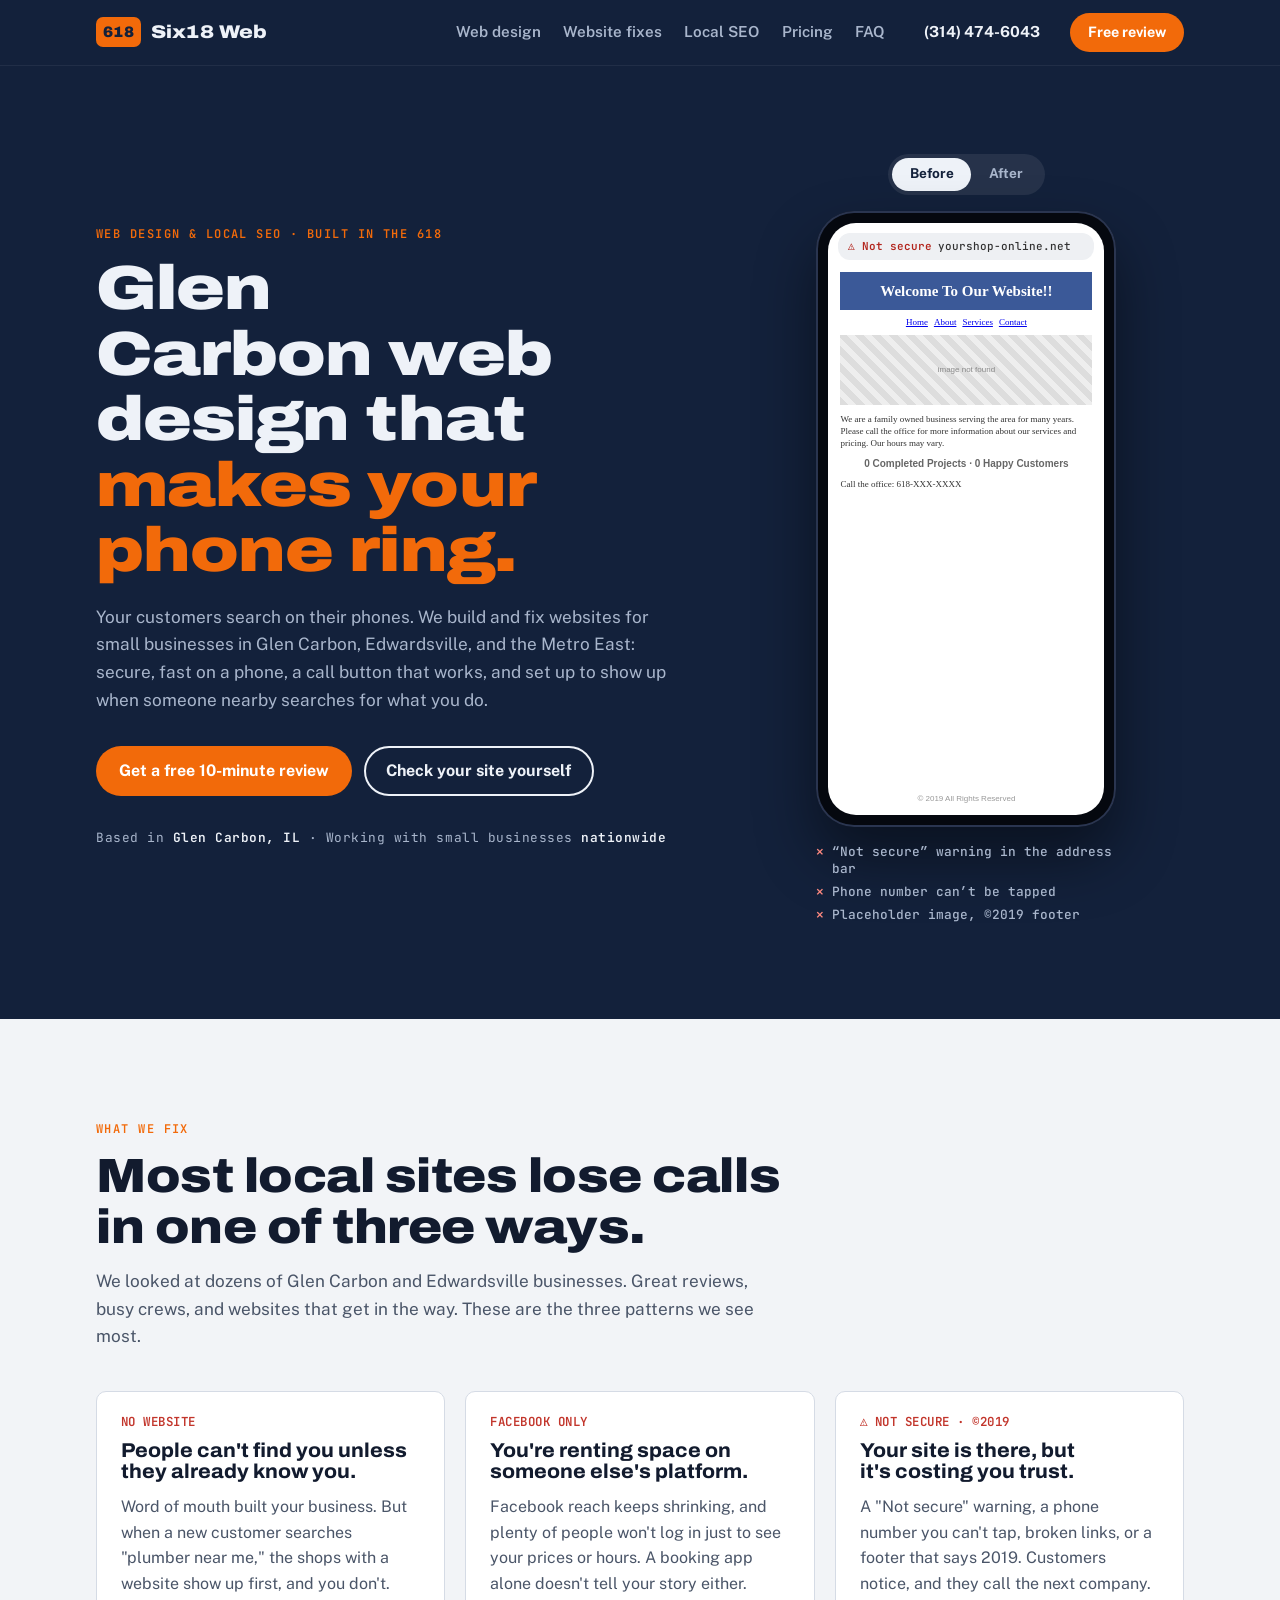
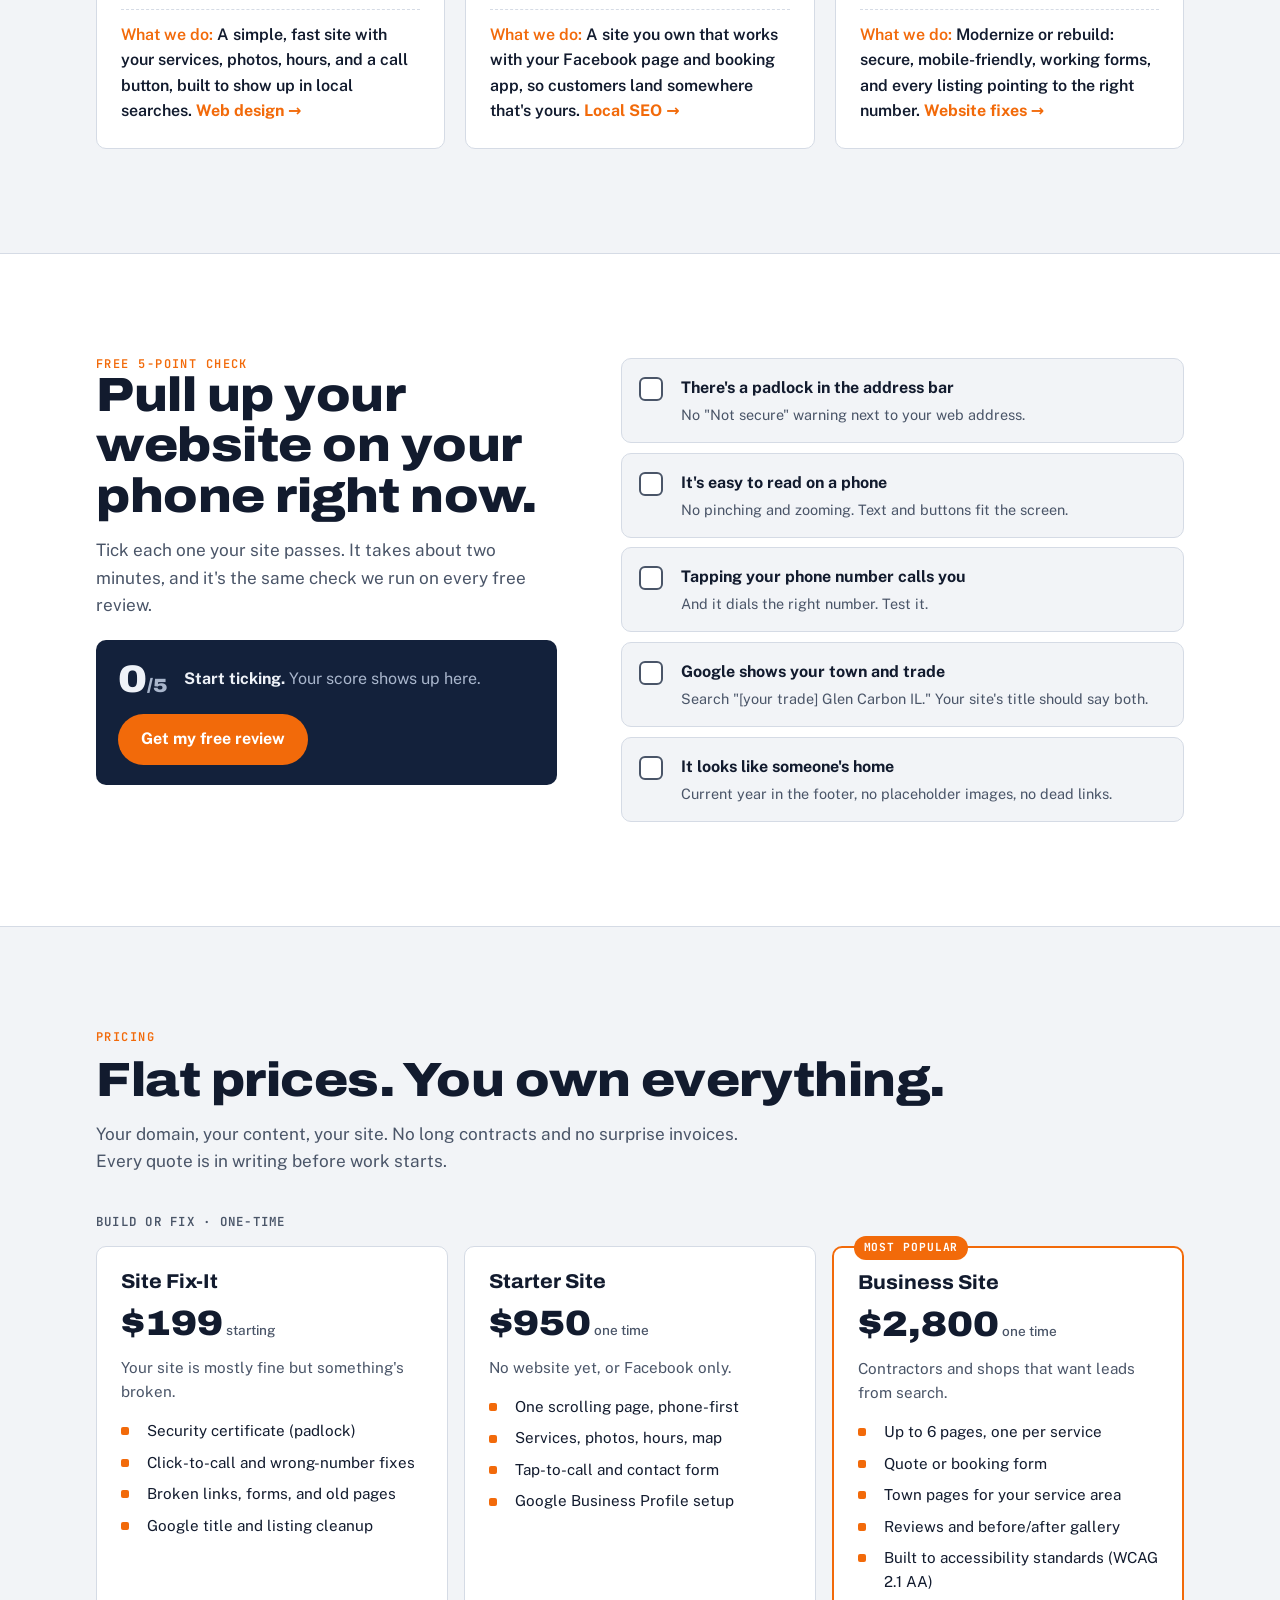
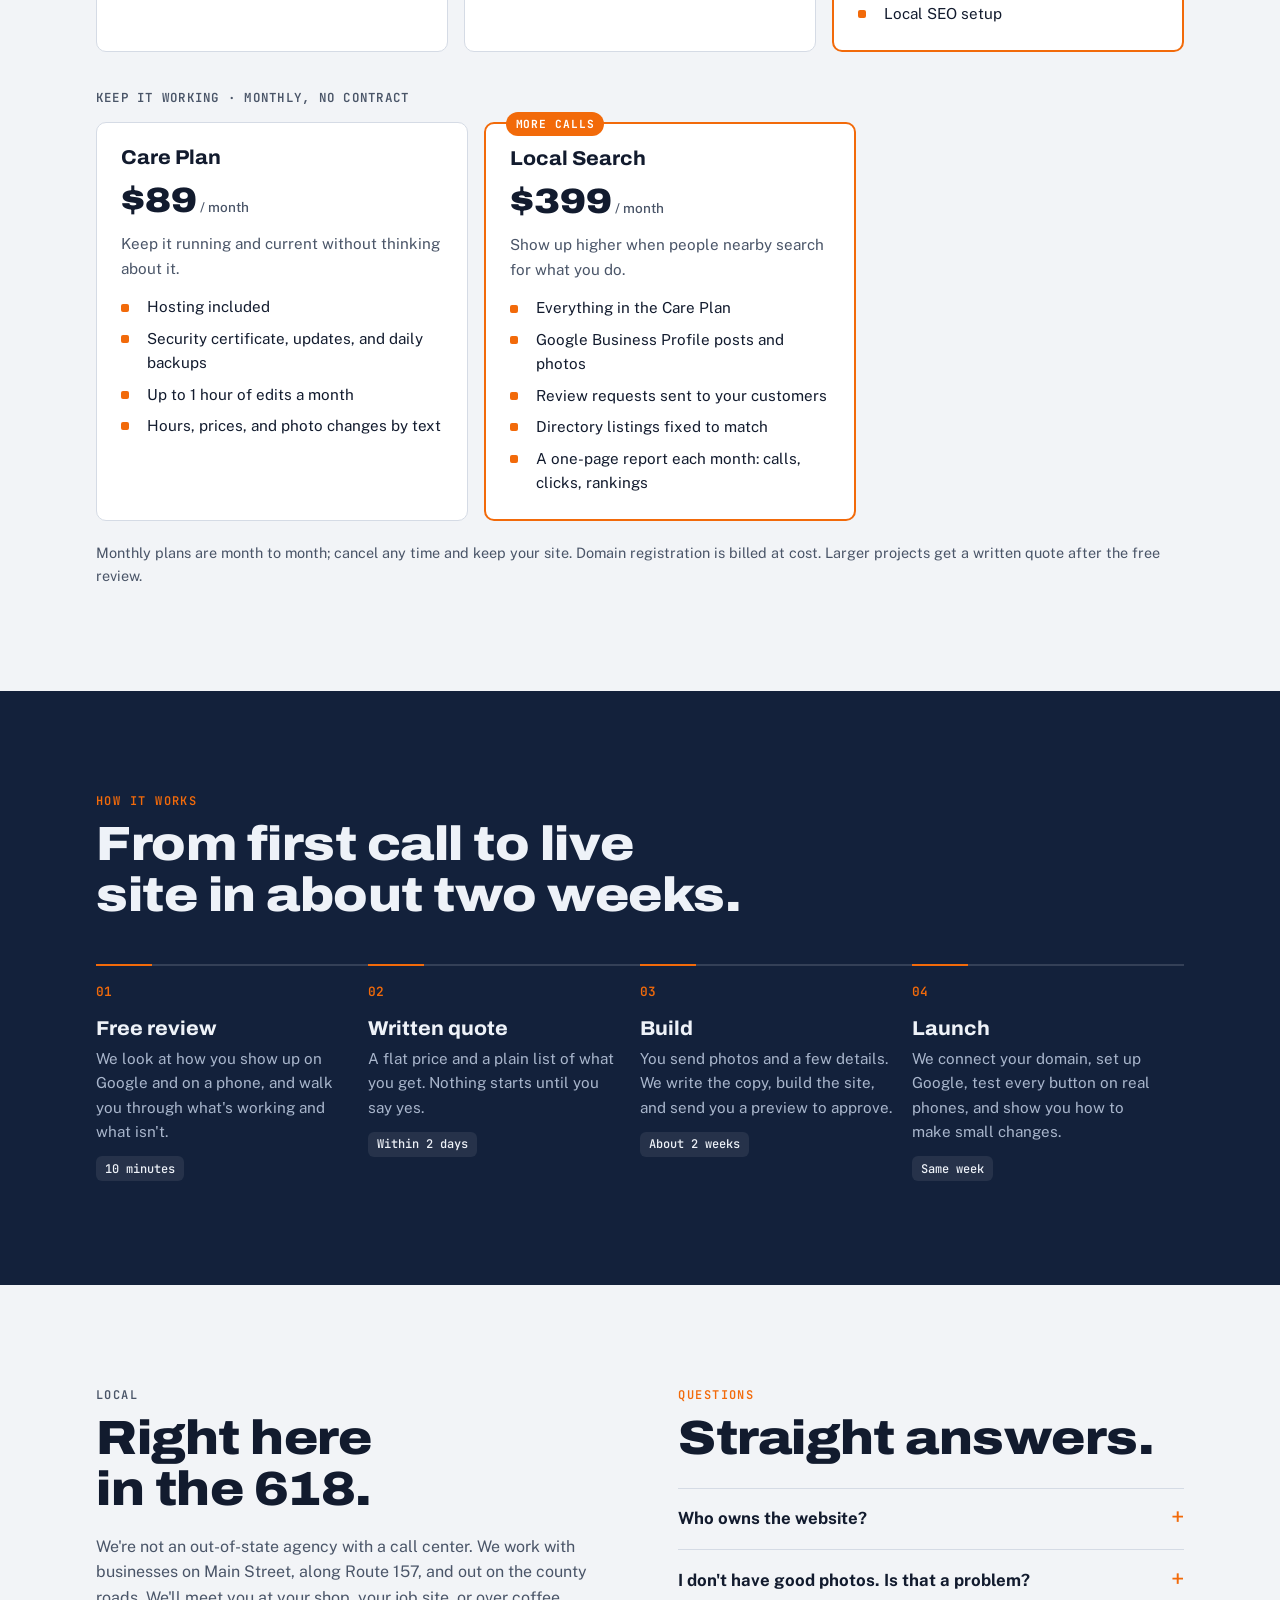
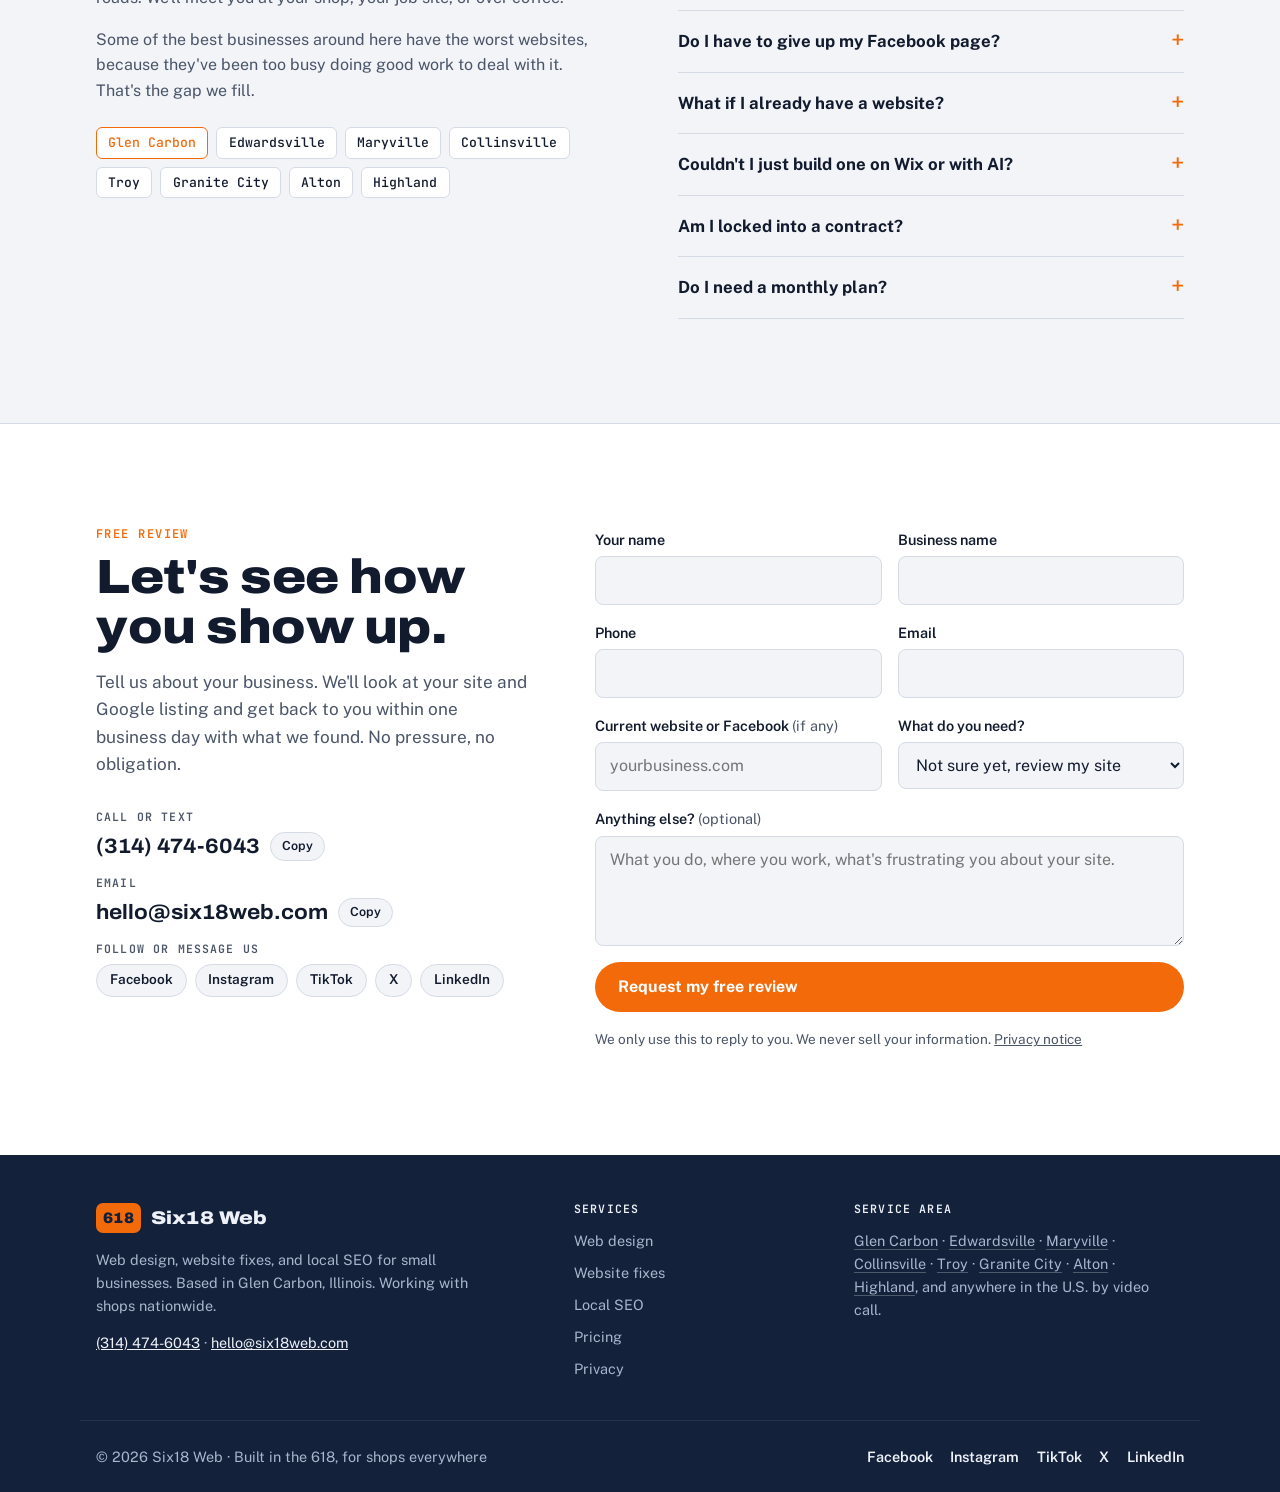
<file: index.html>
<!doctype html>
<html lang="en">
<head>
<meta charset="utf-8">
<meta name="viewport" content="width=device-width, initial-scale=1, viewport-fit=cover">
<title>Web Design &amp; Local SEO in Glen Carbon &amp; Edwardsville, IL | Six18 Web</title>
<meta name="description" content="Web design, website fixes &amp; local SEO for small businesses in Glen Carbon, Edwardsville &amp; the Metro East. Flat prices. Free 10-minute site review.">
<link rel="canonical" href="https://six18web.com/">
<meta name="robots" content="index, follow, max-image-preview:large">
<meta property="og:type" content="website">
<meta property="og:site_name" content="Six18 Web">
<meta property="og:locale" content="en_US">
<meta property="og:title" content="Web Design &amp; Local SEO in Glen Carbon &amp; Edwardsville, IL | Six18 Web">
<meta property="og:description" content="Web design, website fixes &amp; local SEO for small businesses in Glen Carbon, Edwardsville &amp; the Metro East. Flat prices. Free 10-minute site review.">
<meta property="og:url" content="https://six18web.com/">
<meta property="og:image" content="https://six18web.com/og-image.png">
<meta property="og:image:width" content="1200">
<meta property="og:image:height" content="630">
<meta property="og:image:alt" content="Six18 Web: websites that make your phone ring">
<meta name="twitter:card" content="summary_large_image">
<meta name="twitter:site" content="@six18web">
<meta name="twitter:title" content="Web Design &amp; Local SEO in Glen Carbon &amp; Edwardsville, IL | Six18 Web">
<meta name="twitter:description" content="Web design, website fixes &amp; local SEO for small businesses in Glen Carbon, Edwardsville &amp; the Metro East. Flat prices. Free 10-minute site review.">
<meta name="twitter:image" content="https://six18web.com/og-image.png">
<meta name="theme-color" content="#13213B">
<meta name="format-detection" content="telephone=no">
<link rel="icon" type="image/png" href="/favicon.png">
<link rel="apple-touch-icon" href="/logo.png">
<script type="application/ld+json">{"@context":"https://schema.org","@graph":[{"@type":"ProfessionalService","@id":"https://six18web.com/#business","name":"Six18 Web","alternateName":"Six18 Web Co.","url":"https://six18web.com/","email":"hello@six18web.com","telephone":"+1-314-474-6043","logo":"https://six18web.com/logo.png","image":"https://six18web.com/og-image.png","description":"Web design, website fixes, and local SEO for small businesses. Based in Glen Carbon, Illinois, serving small businesses nationwide.","slogan":"Websites that make your phone ring.","priceRange":"$199–$2,800","address":{"@type":"PostalAddress","addressLocality":"Glen Carbon","addressRegion":"IL","postalCode":"62034","addressCountry":"US"},"areaServed":[{"@type":"City","name":"Glen Carbon, IL"},{"@type":"City","name":"Edwardsville, IL"},{"@type":"City","name":"Maryville, IL"},{"@type":"City","name":"Collinsville, IL"},{"@type":"City","name":"Troy, IL"},{"@type":"City","name":"Granite City, IL"},{"@type":"City","name":"Alton, IL"},{"@type":"City","name":"Highland, IL"},{"@type":"Country","name":"United States"}],"knowsAbout":["Web design","Website repair","Local SEO","Google Business Profile","Website accessibility (WCAG 2.1 AA)","Mobile-friendly websites"],"sameAs":["https://www.facebook.com/six18web","https://www.instagram.com/six18web","https://www.tiktok.com/@six18.web","https://x.com/six18web","https://www.linkedin.com/company/six18web"],"hasOfferCatalog":{"@type":"OfferCatalog","name":"Six18 Web services","itemListElement":[{"@type":"Offer","name":"Site Fix-It","price":"199","priceCurrency":"USD","description":"Fixes for an existing website, starting at $199.","url":"https://six18web.com/website-repair/"},{"@type":"Offer","name":"Starter Site","price":"950","priceCurrency":"USD","description":"One-page, phone-first website with Google Business Profile setup.","url":"https://six18web.com/web-design/"},{"@type":"Offer","name":"Business Site","price":"2800","priceCurrency":"USD","description":"Up to 6 pages, quote or booking form, town pages, and local SEO setup.","url":"https://six18web.com/web-design/"},{"@type":"Offer","name":"Care Plan","price":"89","priceCurrency":"USD","description":"Hosting, updates, backups, and up to 1 hour of edits a month.","priceSpecification":{"@type":"UnitPriceSpecification","price":"89","priceCurrency":"USD","unitText":"MONTH"},"url":"https://six18web.com/#pricing"},{"@type":"Offer","name":"Local Search","price":"399","priceCurrency":"USD","description":"Monthly Google Business Profile, reviews, listings, and reporting.","priceSpecification":{"@type":"UnitPriceSpecification","price":"399","priceCurrency":"USD","unitText":"MONTH"},"url":"https://six18web.com/local-seo/"}]}},{"@type":"WebSite","@id":"https://six18web.com/#website","url":"https://six18web.com/","name":"Six18 Web","publisher":{"@id":"https://six18web.com/#business"}},{"@type":"WebPage","@id":"https://six18web.com/","url":"https://six18web.com/","name":"Web Design & Local SEO in Glen Carbon & Edwardsville, IL | Six18 Web","description":"Web design, website fixes & local SEO for small businesses in Glen Carbon, Edwardsville & the Metro East. Flat prices. Free 10-minute site review.","isPartOf":{"@id":"https://six18web.com/#website"},"about":{"@id":"https://six18web.com/#business"}},{"@type":"FAQPage","@id":"https://six18web.com/#faq","mainEntity":[{"@type":"Question","name":"Who owns the website?","acceptedAnswer":{"@type":"Answer","text":"You do. The domain is registered in your name, and you get every login. If you ever leave, the site goes with you."}},{"@type":"Question","name":"I don't have good photos. Is that a problem?","acceptedAnswer":{"@type":"Answer","text":"No. Phone photos of real jobs work better than stock pictures. We'll tell you exactly what to shoot, and we can come take them."}},{"@type":"Question","name":"Do I have to give up my Facebook page?","acceptedAnswer":{"@type":"Answer","text":"Keep it. Your site links to it and pulls in your reviews. Facebook is good for regulars; your site is how new customers find you."}},{"@type":"Question","name":"What if I already have a website?","acceptedAnswer":{"@type":"Answer","text":"Often it just needs fixing, not replacing. The free review tells you which, and the Fix-It plan covers most small problems."}},{"@type":"Question","name":"Couldn't I just build one on Wix or with AI?","acceptedAnswer":{"@type":"Answer","text":"You could, and some owners do. Most of the people we work with would rather spend that weekend on a job site. We handle everything from photos to Google setup, test it on real phones, and keep it working after launch."}},{"@type":"Question","name":"Am I locked into a contract?","acceptedAnswer":{"@type":"Answer","text":"No. Builds are a flat price, and monthly plans are month to month. Cancel any time and the site, domain, and content stay yours."}},{"@type":"Question","name":"Do I need a monthly plan?","acceptedAnswer":{"@type":"Answer","text":"No. It's optional. Without one, we hand you the keys and show you how to make small changes yourself. The Care Plan covers hosting and edits; Local Search is for owners who want more calls from Google."}}]}]}</script>
<link rel="preconnect" href="https://fonts.googleapis.com">
<link rel="preconnect" href="https://fonts.gstatic.com" crossorigin>
<link rel="stylesheet" href="https://fonts.googleapis.com/css2?family=Archivo:wdth,wght@62..125,400..900&family=Public+Sans:ital,wght@0,400;0,500;0,600;0,700;1,400&family=JetBrains+Mono:wght@400;600&display=swap">
<link rel="stylesheet" href="/styles.css">
</head>
<body>

<!--HEADER-->
<header class="site-head">
  <div class="wrap">
    <a class="logo" href="/" aria-label="Six18 Web home"><span class="logo-mark" aria-hidden="true">618</span><span data-bind="name">Six18 Web</span></a>
    <nav class="nav" aria-label="Main">
      <a href="/web-design/">Web design</a><a href="/website-repair/">Website fixes</a><a href="/local-seo/">Local SEO</a><a href="/#pricing">Pricing</a>
      <a href="/#faq">FAQ</a>
    </nav>
    <a class="head-phone" href="tel:+13144746043" aria-label="Call Six18 Web at (314) 474-6043"><span class="hp-full">(314) 474-6043</span><span class="hp-short">Call</span></a>
    <a class="btn btn-primary head-call" href="/#contact">Free review</a>
  </div>
</header>
<!--/HEADER-->

<main id="top">
  <section class="hero">
    <div class="wrap">
      <div>
        <p class="eyebrow">Web design &amp; local SEO · Built in the 618</p>
        <h1>Glen Carbon web design that <em>makes your phone ring.</em></h1>
        <p class="lede">Your customers search on their phones. We build and fix websites for small businesses in Glen Carbon, Edwardsville, and the Metro East: secure, fast on a phone, a call button that works, and set up to show up when someone nearby searches for what you do.</p>
        <div class="hero-ctas">
          <a class="btn btn-primary" href="#contact">Get a free 10-minute review</a>
          <a class="btn btn-ghost" href="#checkup">Check your site yourself</a>
        </div>
        <p class="towns">Based in <b>Glen Carbon, IL</b> · Working with small businesses <b>nationwide</b></p>
      </div>
      <div class="phone-col">
        <div class="toggle" role="group" aria-label="Show website before or after">
          <button type="button" id="btn-before" aria-pressed="true">Before</button>
          <button type="button" id="btn-after" aria-pressed="false">After</button>
        </div>
        <div class="phone" aria-live="polite">
          <div class="screen" id="screen-before">
            <div class="urlbar"><span class="warn">⚠ Not secure</span><span>yourshop-online.net</span></div>
            <div class="page old">
              <div class="banner">Welcome To Our Website!!</div>
              <div class="navrow"><span>Home</span><span>About</span><span>Services</span><span>Contact</span></div>
              <div class="imgph">image not found</div>
              <p class="tiny">We are a family owned business serving the area for many years. Please call the office for more information about our services and pricing. Our hours may vary.</p>
              <p class="count">0 Completed Projects · 0 Happy Customers</p>
              <p class="tiny">Call the office: 618-XXX-XXXX</p>
              <p class="foot">© 2019 All Rights Reserved</p>
            </div>
          </div>
          <div class="screen" id="screen-after" hidden>
            <div class="urlbar"><span class="lock">🔒</span><span>yourshop.com</span></div>
            <div class="page new">
              <p class="brand">Your Shop<br>Roofing &amp; Exteriors</p>
              <p class="tag">Edwardsville &amp; Glen Carbon, IL · Free inspections</p>
              <div class="hero-img">Storm damage? We work with your insurance.</div>
              <div class="call">📞 Tap to call</div>
              <div class="quote">Request a free quote</div>
              <div class="chips"><span>Roof replacement</span><span>Gutters</span><span>Siding</span><span>Insurance claims</span></div>
              <p class="stars">★★★★★ Real Google reviews, right on the page</p>
            </div>
          </div>
        </div>
        <ul class="issues" id="issues" aria-label="What changed"></ul>
      </div>
    </div>
  </section>

  <section id="fixes">
    <div class="wrap">
      <div class="problems-head">
        <p class="eyebrow">What we fix</p>
        <h2>Most local sites lose calls in one of three ways.</h2>
        <p class="lede">We looked at dozens of Glen Carbon and Edwardsville businesses. Great reviews, busy crews, and websites that get in the way. These are the three patterns we see most.</p>
      </div>
      <div class="problems">
        <article class="problem">
          <span class="sym">NO WEBSITE</span>
          <h3>People can't find you unless they already know you.</h3>
          <p>Word of mouth built your business. But when a new customer searches "plumber near me," the shops with a website show up first, and you don't.</p>
          <p class="fix">A simple, fast site with your services, photos, hours, and a call button, built to show up in local searches. <a href="/web-design/">Web design →</a></p>
        </article>
        <article class="problem">
          <span class="sym">FACEBOOK ONLY</span>
          <h3>You're renting space on someone else's platform.</h3>
          <p>Facebook reach keeps shrinking, and plenty of people won't log in just to see your prices or hours. A booking app alone doesn't tell your story either.</p>
          <p class="fix">A site you own that works with your Facebook page and booking app, so customers land somewhere that's yours. <a href="/local-seo/">Local SEO →</a></p>
        </article>
        <article class="problem">
          <span class="sym">⚠ NOT SECURE · ©2019</span>
          <h3>Your site is there, but it's costing you trust.</h3>
          <p>A "Not secure" warning, a phone number you can't tap, broken links, or a footer that says 2019. Customers notice, and they call the next company.</p>
          <p class="fix">Modernize or rebuild: secure, mobile-friendly, working forms, and every listing pointing to the right number. <a href="/website-repair/">Website fixes →</a></p>
        </article>
      </div>
    </div>
  </section>

  <section class="checkup" id="checkup">
    <div class="wrap">
      <div>
        <p class="eyebrow">Free 5-point check</p>
        <h2>Pull up your website on your phone right now.</h2>
        <p class="lede" style="margin-top:1rem">Tick each one your site passes. It takes about two minutes, and it's the same check we run on every free review.</p>
        <div class="score" aria-live="polite">
          <div class="score-num" id="score-num">0<span>/5</span></div>
          <p class="score-msg" id="score-msg"><b>Start ticking.</b> Your score shows up here.</p>
          <a class="btn btn-primary" href="#contact" id="check-to-form">Get my free review</a>
        </div>
      </div>
      <ul class="checks">
        <li class="check"><label for="c1"><input type="checkbox" id="c1"><span><strong>There's a padlock in the address bar</strong><small>No "Not secure" warning next to your web address.</small></span></label></li>
        <li class="check"><label for="c2"><input type="checkbox" id="c2"><span><strong>It's easy to read on a phone</strong><small>No pinching and zooming. Text and buttons fit the screen.</small></span></label></li>
        <li class="check"><label for="c3"><input type="checkbox" id="c3"><span><strong>Tapping your phone number calls you</strong><small>And it dials the right number. Test it.</small></span></label></li>
        <li class="check"><label for="c4"><input type="checkbox" id="c4"><span><strong>Google shows your town and trade</strong><small>Search "[your trade] Glen Carbon IL." Your site's title should say both.</small></span></label></li>
        <li class="check"><label for="c5"><input type="checkbox" id="c5"><span><strong>It looks like someone's home</strong><small>Current year in the footer, no placeholder images, no dead links.</small></span></label></li>
      </ul>
    </div>
  </section>

  <section id="pricing">
    <div class="wrap">
      <p class="eyebrow">Pricing</p>
      <h2 style="margin-top:.75rem">Flat prices. You own everything.</h2>
      <p class="lede" style="margin-top:1rem">Your domain, your content, your site. No long contracts and no surprise invoices. Every quote is in writing before work starts.</p>
      <p class="group-label">Build or fix · one-time</p>
      <div class="pricing-grid">
        <article class="plan">
          <h3><a href="/website-repair/">Site Fix-It</a></h3>
          <p class="price">$199<small> starting</small></p>
          <p class="for">Your site is mostly fine but something's broken.</p>
          <ul><li>Security certificate (padlock)</li><li>Click-to-call and wrong-number fixes</li><li>Broken links, forms, and old pages</li><li>Google title and listing cleanup</li></ul>
        </article>
        <article class="plan">
          <h3><a href="/web-design/">Starter Site</a></h3>
          <p class="price">$950<small> one time</small></p>
          <p class="for">No website yet, or Facebook only.</p>
          <ul><li>One scrolling page, phone-first</li><li>Services, photos, hours, map</li><li>Tap-to-call and contact form</li><li>Google Business Profile setup</li></ul>
        </article>
        <article class="plan feature">
          <span class="badge">Most popular</span>
          <h3><a href="/web-design/">Business Site</a></h3>
          <p class="price">$2,800<small> one time</small></p>
          <p class="for">Contractors and shops that want leads from search.</p>
          <ul><li>Up to 6 pages, one per service</li><li>Quote or booking form</li><li>Town pages for your service area</li><li>Reviews and before/after gallery</li><li>Built to accessibility standards (WCAG 2.1 AA)</li><li>Local SEO setup</li></ul>
        </article>
      </div>
      <p class="group-label">Keep it working · monthly, no contract</p>
      <div class="pricing-grid monthly">
        <article class="plan">
          <h3>Care Plan</h3>
          <p class="price">$89<small> / month</small></p>
          <p class="for">Keep it running and current without thinking about it.</p>
          <ul><li>Hosting included</li><li>Security certificate, updates, and daily backups</li><li>Up to 1 hour of edits a month</li><li>Hours, prices, and photo changes by text</li></ul>
        </article>
        <article class="plan feature">
          <span class="badge">More calls</span>
          <h3><a href="/local-seo/">Local Search</a></h3>
          <p class="price">$399<small> / month</small></p>
          <p class="for">Show up higher when people nearby search for what you do.</p>
          <ul><li>Everything in the Care Plan</li><li>Google Business Profile posts and photos</li><li>Review requests sent to your customers</li><li>Directory listings fixed to match</li><li>A one-page report each month: calls, clicks, rankings</li></ul>
        </article>
      </div>
      <p class="price-note">Monthly plans are month to month; cancel any time and keep your site. Domain registration is billed at cost. Larger projects get a written quote after the free review.</p>
    </div>
  </section>

  <section class="process">
    <div class="wrap">
      <p class="eyebrow">How it works</p>
      <h2 style="margin-top:.75rem">From first call to live site in about two weeks.</h2>
      <div class="steps">
        <div class="step"><h3>Free review</h3><p>We look at how you show up on Google and on a phone, and walk you through what's working and what isn't.</p><span class="when">10 minutes</span></div>
        <div class="step"><h3>Written quote</h3><p>A flat price and a plain list of what you get. Nothing starts until you say yes.</p><span class="when">Within 2 days</span></div>
        <div class="step"><h3>Build</h3><p>You send photos and a few details. We write the copy, build the site, and send you a preview to approve.</p><span class="when">About 2 weeks</span></div>
        <div class="step"><h3>Launch</h3><p>We connect your domain, set up Google, test every button on real phones, and show you how to make small changes.</p><span class="when">Same week</span></div>
      </div>
    </div>
  </section>

  <section id="faq">
    <div class="wrap two">
      <div class="local">
        <p class="eyebrow">Local</p>
        <h2 style="margin-top:.75rem">Right here in the 618.</h2>
        <p style="margin-top:1.25rem">We're not an out-of-state agency with a call center. We work with businesses on Main Street, along Route 157, and out on the county roads. We'll meet you at your shop, your job site, or over coffee.</p>
        <p>Some of the best businesses around here have the worst websites, because they've been too busy doing good work to deal with it. That's the gap we fill.</p>
        <div class="area"><a href="/glen-carbon-il/" class="home">Glen Carbon</a><a href="/edwardsville-il/">Edwardsville</a><a href="/maryville-il/">Maryville</a><a href="/collinsville-il/">Collinsville</a><a href="/troy-il/">Troy</a><a href="/granite-city-il/">Granite City</a><a href="/alton-il/">Alton</a><a href="/highland-il/">Highland</a></div>
      </div>
      <div>
        <p class="eyebrow">Questions</p>
        <h2 style="margin-top:.75rem;margin-bottom:1.5rem">Straight answers.</h2>
        <details><summary>Who owns the website?</summary><p>You do. The domain is registered in your name, and you get every login. If you ever leave, the site goes with you.</p></details>
        <details><summary>I don't have good photos. Is that a problem?</summary><p>No. Phone photos of real jobs work better than stock pictures. We'll tell you exactly what to shoot, and we can come take them.</p></details>
        <details><summary>Do I have to give up my Facebook page?</summary><p>Keep it. Your site links to it and pulls in your reviews. Facebook is good for regulars; your site is how new customers find you.</p></details>
        <details><summary>What if I already have a website?</summary><p>Often it just needs fixing, not replacing. The free review tells you which, and the Fix-It plan covers most small problems.</p></details>
        <details><summary>Couldn't I just build one on Wix or with AI?</summary><p>You could, and some owners do. Most of the people we work with would rather spend that weekend on a job site. We handle everything from photos to Google setup, test it on real phones, and keep it working after launch.</p></details>
        <details><summary>Am I locked into a contract?</summary><p>No. Builds are a flat price, and monthly plans are month to month. Cancel any time and the site, domain, and content stay yours.</p></details>
        <details><summary>Do I need a monthly plan?</summary><p>No. It's optional. Without one, we hand you the keys and show you how to make small changes yourself. The Care Plan covers hosting and edits; Local Search is for owners who want more calls from Google.</p></details>
      </div>
    </div>
  </section>

  <section class="contact" id="contact">
    <div class="wrap">
      <div>
        <p class="eyebrow">Free review</p>
        <h2 style="margin-top:.75rem">Let's see how you show up.</h2>
        <p class="lede" style="margin-top:1rem">Tell us about your business. We'll look at your site and Google listing and get back to you within one business day with what we found. No pressure, no obligation.</p>
        <div class="direct">
          <div class="direct-row" id="phone-row"><span class="lbl">Call or text</span><a class="val" href="tel:+13144746043" style="text-decoration:none">(314) 474-6043</a><button class="copy" type="button" data-copy="phone">Copy</button></div>
          <div class="direct-row"><span class="lbl">Email</span><a class="val" href="mailto:hello@six18web.com" data-bind="email" style="text-decoration:none">hello@six18web.com</a><button class="copy" type="button" data-copy="email">Copy</button></div>
          <div class="direct-row"><span class="lbl">Follow or message us</span><div class="direct-socials"><a href="https://www.facebook.com/six18web" target="_blank" rel="noopener">Facebook</a><a href="https://www.instagram.com/six18web" target="_blank" rel="noopener">Instagram</a><a href="https://www.tiktok.com/@six18.web" target="_blank" rel="noopener">TikTok</a><a href="https://x.com/six18web" target="_blank" rel="noopener">X</a><a href="https://www.linkedin.com/company/six18web" target="_blank" rel="noopener">LinkedIn</a></div></div>
        </div>
      </div>
      <form id="lead" novalidate>
        <div class="field"><label for="f-name">Your name</label><input type="text" id="f-name" autocomplete="name" required></div>
        <div class="field"><label for="f-biz">Business name</label><input type="text" id="f-biz" autocomplete="organization" required></div>
        <div class="field"><label for="f-phone">Phone</label><input type="tel" id="f-phone" autocomplete="tel"></div>
        <div class="field"><label for="f-email">Email</label><input type="email" id="f-email" autocomplete="email"></div>
        <div class="field"><label for="f-site">Current website or Facebook <span>(if any)</span></label><input type="text" id="f-site" placeholder="yourbusiness.com"></div>
        <div class="field"><label for="f-need">What do you need?</label>
          <select id="f-need"><option>Not sure yet, review my site</option><option>A new website</option><option>Fix my current website</option><option>Show up better on Google</option><option>Monthly updates</option></select></div>
        <div class="field full"><label for="f-msg">Anything else? <span>(optional)</span></label><textarea id="f-msg" placeholder="What you do, where you work, what's frustrating you about your site."></textarea></div>
        <input type="hidden" id="f-check" value="">
        <p class="check-note full" id="f-check-note" hidden></p>
        <input type="text" id="f-hp" name="_honey" tabindex="-1" autocomplete="off" aria-hidden="true" style="position:absolute;left:-9999px;width:1px;height:1px;opacity:0">
        <p class="err full" id="f-err" hidden>Add your name, your business name, and a phone or email so we can reach you.</p>
        <div class="field full"><button class="btn btn-primary" type="submit" id="f-submit" style="justify-self:start">Request my free review</button><p class="form-note">We only use this to reply to you. We never sell your information. <a href="/privacy/">Privacy notice</a></p></div>
        <div class="sent" id="sent" role="status" hidden>
          <strong>Thanks, your request is in.</strong>
          <p>We'll look at your site and Google listing and reply within one business day. Keep an eye on your inbox (and spam folder, just in case).</p>
        </div>
        <div class="sent" id="sent-fail" role="alert" hidden>
          <strong>That didn't go through.</strong>
          <p>Something blocked the form. Copy your note below and email it to hello@six18web.com, and we'll reply within one business day.</p>
          <textarea id="sent-text" readonly aria-label="Your message"></textarea>
          <div class="row"><button class="btn btn-primary" type="button" id="copy-msg">Copy message</button><a class="btn btn-ghost" id="mail-msg" href="#">Open in email</a></div>
        </div>
      </form>
    </div>
  </section>
</main>

<!--FOOTER-->
<footer>
  <div class="wrap foot-grid">
    <div class="foot-brand">
      <a class="logo" href="/"><span class="logo-mark" aria-hidden="true">618</span><span>Six18 Web</span></a>
      <p>Web design, website fixes, and local SEO for small businesses. Based in Glen Carbon, Illinois. Working with shops nationwide.</p>
      <p><a href="tel:+13144746043">(314) 474-6043</a> · <a href="mailto:hello@six18web.com">hello@six18web.com</a></p>
    </div>
    <nav aria-label="Services"><p class="foot-h">Services</p><ul><li><a href="/web-design/">Web design</a></li><li><a href="/website-repair/">Website fixes</a></li><li><a href="/local-seo/">Local SEO</a></li><li><a href="/#pricing">Pricing</a></li><li><a href="/privacy/">Privacy</a></li></ul></nav>
    <div><p class="foot-h">Service area</p><p class="foot-towns"><a href="/glen-carbon-il/">Glen Carbon</a> · <a href="/edwardsville-il/">Edwardsville</a> · <a href="/maryville-il/">Maryville</a> · <a href="/collinsville-il/">Collinsville</a> · <a href="/troy-il/">Troy</a> · <a href="/granite-city-il/">Granite City</a> · <a href="/alton-il/">Alton</a> · <a href="/highland-il/">Highland</a>, and anywhere in the U.S. by video call.</p></div>
  </div>
  <div class="wrap foot-bottom">
    <span>© <span id="yr">2026</span> Six18 Web · Built in the 618, for shops everywhere</span>
    <nav class="socials" aria-label="Social media"><a href="https://www.facebook.com/six18web" target="_blank" rel="noopener">Facebook</a><a href="https://www.instagram.com/six18web" target="_blank" rel="noopener">Instagram</a><a href="https://www.tiktok.com/@six18.web" target="_blank" rel="noopener">TikTok</a><a href="https://x.com/six18web" target="_blank" rel="noopener">X</a><a href="https://www.linkedin.com/company/six18web" target="_blank" rel="noopener">LinkedIn</a></nav>
  </div>
</footer>
<!--/FOOTER-->

<script>
/* Edit these to update the whole page */
const SITE = {
  name: "Six18 Web",
  phone: "(314) 474-6043",
  email: "hello@six18web.com"
};
document.querySelectorAll('[data-bind]').forEach(el => { const k = el.dataset.bind; if (SITE[k]) el.textContent = SITE[k]; });
if (SITE.phone) document.getElementById('phone-row').hidden = false;
document.getElementById('yr').textContent = new Date().getFullYear();

/* Before / after phone */
const issues = {
  before: [["x","“Not secure” warning in the address bar"],["x","Phone number can’t be tapped"],["x","Placeholder image, ©2019 footer"]],
  after: [["ok","Padlock: secure connection"],["ok","Tap-to-call and quote button up top"],["ok","Town + services Google can read"]]
};
const ul = document.getElementById('issues');
function show(state){
  document.getElementById('screen-before').hidden = state !== 'before';
  document.getElementById('screen-after').hidden = state !== 'after';
  document.getElementById('btn-before').setAttribute('aria-pressed', state === 'before');
  document.getElementById('btn-after').setAttribute('aria-pressed', state === 'after');
  ul.innerHTML = '';
  issues[state].forEach(([k, t]) => { const li = document.createElement('li'); const s = document.createElement('span'); s.className = k; s.textContent = k === 'x' ? '✕' : '✓'; li.append(s, document.createTextNode(t)); ul.append(li); });
}
document.getElementById('btn-before').addEventListener('click', () => show('before'));
document.getElementById('btn-after').addEventListener('click', () => show('after'));
show('before');

/* Checkup score */
const msgs = [
  "<b>Your site is likely costing you calls every week.</b> Let's fix the basics.",
  "<b>Your site is likely costing you calls every week.</b> Let's fix the basics.",
  "<b>A few things are getting in the way.</b> Most are quick fixes.",
  "<b>Close.</b> A couple of fixes and you're in good shape.",
  "<b>Nearly there.</b> One fix and you're set.",
  "<b>Nice work.</b> Want help showing up higher on Google?"
];
const boxes = [...document.querySelectorAll('.checks input')];
function score(){
  const n = boxes.filter(b => b.checked).length;
  document.getElementById('score-num').innerHTML = n + '<span>/5</span>';
  document.getElementById('score-msg').innerHTML = boxes.some(b => b.checked) ? msgs[n] : "<b>Start ticking.</b> Your score shows up here.";
}
boxes.forEach(b => b.addEventListener('change', score));

/* Carry the self-check into the review form, so the request arrives with the visitor's results */
const CHECK_LABELS = {c1:'Padlock / secure', c2:'Easy to read on a phone', c3:'Tap-to-call works', c4:'Google shows town and trade', c5:'Looks current, no dead links'};
function selfCheck(){
  if (!boxes.some(b => b.checked)) return '';
  const pass = boxes.filter(b => b.checked).map(b => CHECK_LABELS[b.id]);
  const miss = boxes.filter(b => !b.checked).map(b => CHECK_LABELS[b.id]);
  return `${pass.length}/5` + (miss.length ? `. Missing: ${miss.join(', ')}` : '. Passed all five') + (pass.length && miss.length ? `. Passed: ${pass.join(', ')}` : '') + '.';
}
function syncCheck(){
  const s = selfCheck(), note = document.getElementById('f-check-note');
  document.getElementById('f-check').value = s;
  note.hidden = !s;
  if (s) note.innerHTML = '<b>Your self-check is included:</b> ' + s.replace(/[<>&]/g, '');
}
boxes.forEach(b => b.addEventListener('change', syncCheck));
document.getElementById('check-to-form').addEventListener('click', () => {
  syncCheck();
  const need = document.getElementById('f-need');
  if (need.selectedIndex === 0 && boxes.some(b => b.checked)) {
    const missing = boxes.filter(b => !b.checked).map(b => b.id);
    if (missing.length === 1 && missing[0] === 'c4') need.value = 'Show up better on Google';
    else if (missing.length) need.value = 'Fix my current website';
  }
});

/* Copy helpers */
async function copyText(text, btn, fallbackEl){
  try { await navigator.clipboard.writeText(text); const o = btn.textContent; btn.textContent = 'Copied'; setTimeout(() => btn.textContent = o, 1600); }
  catch(e){ if (fallbackEl){ fallbackEl.focus(); fallbackEl.select && fallbackEl.select(); } btn.textContent = 'Select and copy'; }
}
document.querySelectorAll('[data-copy]').forEach(btn => btn.addEventListener('click', () => {
  const val = SITE[btn.dataset.copy];
  copyText(val, btn, btn.previousElementSibling);
}));

/* Lead form: posts into the "Six18 Web – Review Requests" Google Form (responses land in the linked Google Sheet).
   If a field is renamed or added in the Google Form, update the entry IDs below. */
const FORM_ENDPOINT = 'https://docs.google.com/forms/d/e/1FAIpQLScylhmbYntFLCd5gkzJQ0wdYOxk01Bv5mk4QVKf6PaYSDNwhA/formResponse';
const FORM_FIELDS = {
  'f-name':  'entry.1475555693',  /* Name */
  'f-biz':   'entry.1764585247',  /* Business */
  'f-phone': 'entry.474048312',   /* Phone */
  'f-email': 'entry.570045242',   /* Email */
  'f-site':  'entry.539808713',   /* Current website or Facebook */
  'f-need':  'entry.1875138850',  /* Looking for */
  'f-msg':   'entry.499495201',   /* Notes */
  'f-check': 'entry.1081789492'   /* Self-check results */
};
const form = document.getElementById('lead');
form.addEventListener('submit', async e => {
  e.preventDefault();
  const v = id => document.getElementById(id).value.trim();
  const ok = v('f-name') && v('f-biz') && (v('f-phone') || v('f-email'));
  document.getElementById('f-err').hidden = !!ok;
  if (!ok) return;
  if (v('f-hp')) return; /* spam bot filled the hidden field */
  const btn = document.getElementById('f-submit');
  btn.disabled = true; btn.textContent = 'Sending…';
  try {
    const body = new URLSearchParams();
    Object.entries(FORM_FIELDS).forEach(([id, entry]) => body.append(entry, v(id)));
    /* Google Forms doesn't send a readable reply to other sites ("no-cors"),
       so a network error is the only failure we can detect. */
    await fetch(FORM_ENDPOINT, { method: 'POST', mode: 'no-cors', body });
    form.querySelectorAll('.field').forEach(f => f.hidden = true);
    document.getElementById('f-check-note').hidden = true;
    document.getElementById('sent').hidden = false;
    document.getElementById('sent').scrollIntoView({behavior:'smooth', block:'nearest'});
    return;
  } catch (err) {
    btn.disabled = false; btn.textContent = 'Request my free review';
  }
  const text = [
    `Free review request for ${SITE.name}`,
    `Name: ${v('f-name')}`,
    `Business: ${v('f-biz')}`,
    v('f-phone') && `Phone: ${v('f-phone')}`,
    v('f-email') && `Email: ${v('f-email')}`,
    v('f-site') && `Current site: ${v('f-site')}`,
    `Looking for: ${v('f-need')}`,
    v('f-msg') && `Notes: ${v('f-msg')}`,
    v('f-check') && `Self-check: ${v('f-check')}`
  ].filter(Boolean).join('\n');
  const box = document.getElementById('sent-text');
  box.value = text;
  document.getElementById('mail-msg').href = 'mailto:' + encodeURIComponent(SITE.email) + '?subject=' + encodeURIComponent('Free website review: ' + v('f-biz')) + '&body=' + encodeURIComponent(text);
  document.getElementById('sent-fail').hidden = false;
  document.getElementById('sent-fail').scrollIntoView({behavior:'smooth', block:'nearest'});
});
document.getElementById('copy-msg').addEventListener('click', e => copyText(document.getElementById('sent-text').value, e.currentTarget, document.getElementById('sent-text')));
</script>
</body>
</html>
</file>
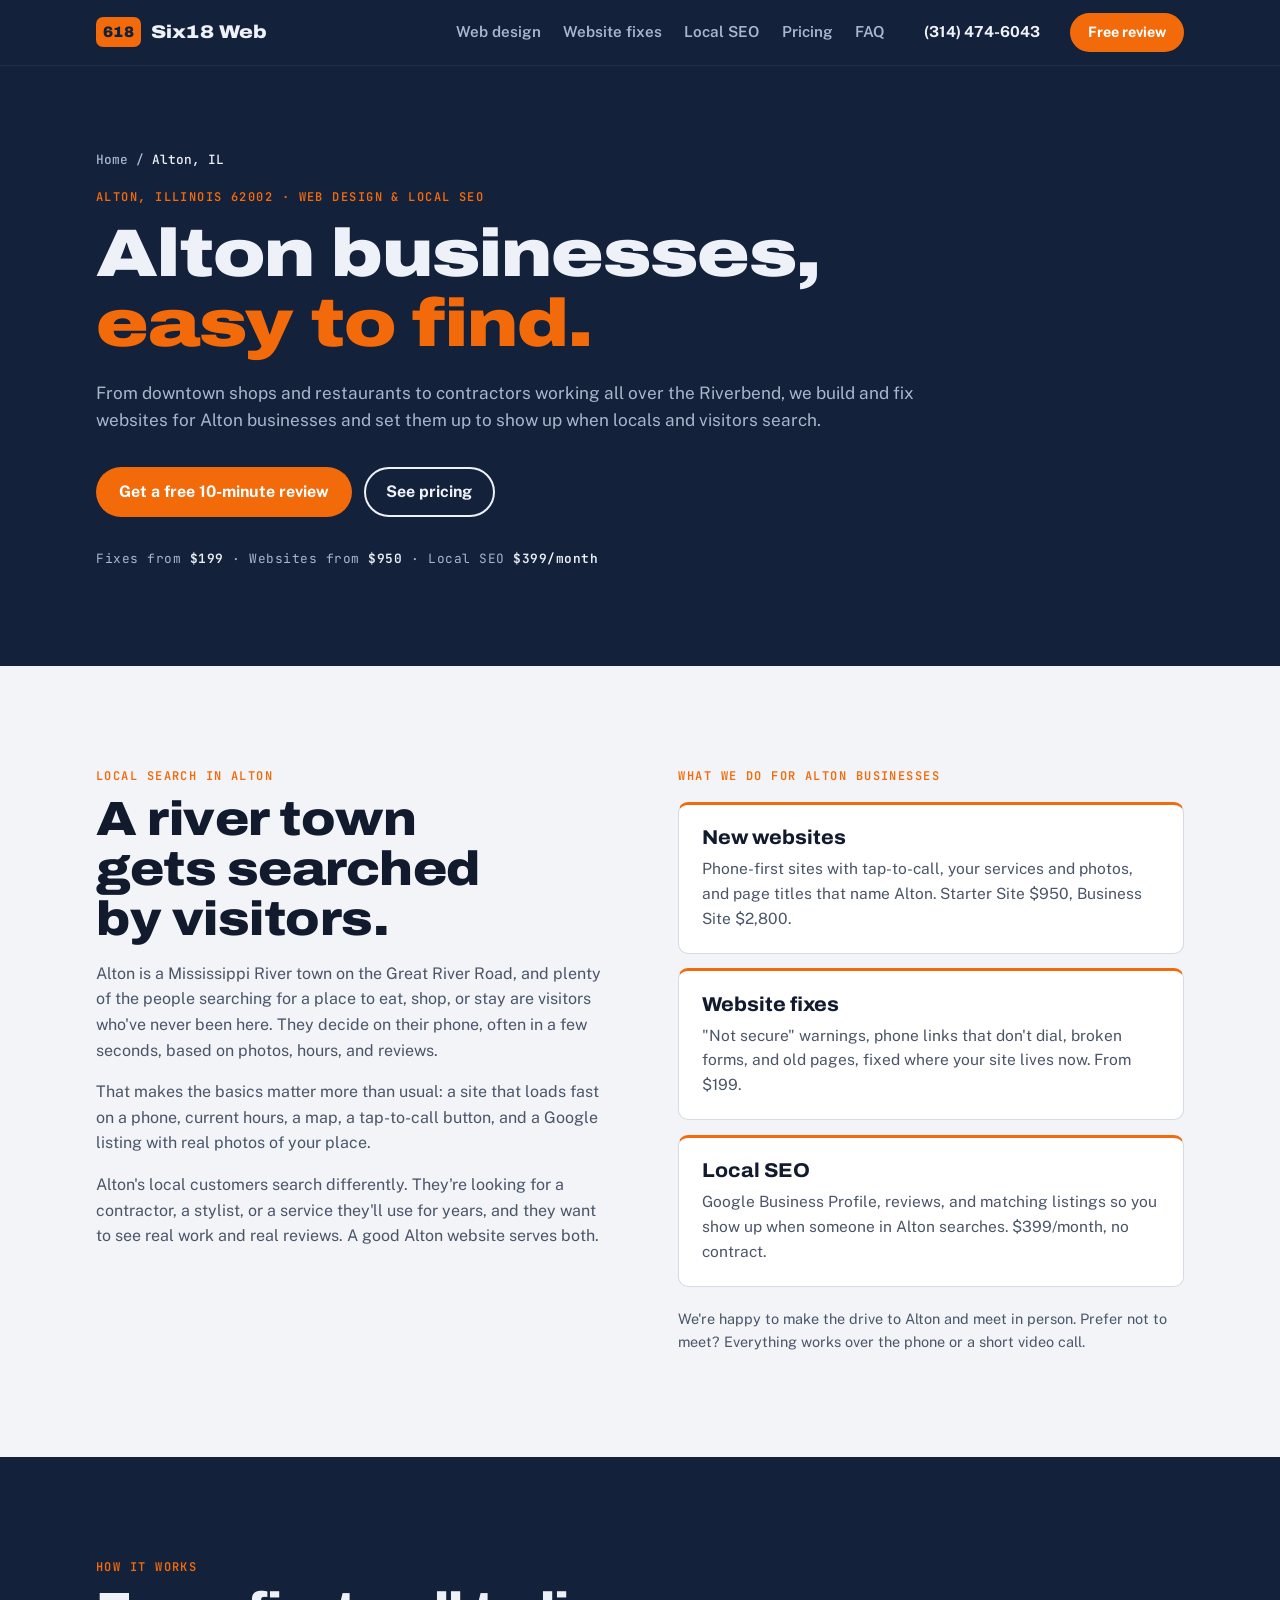
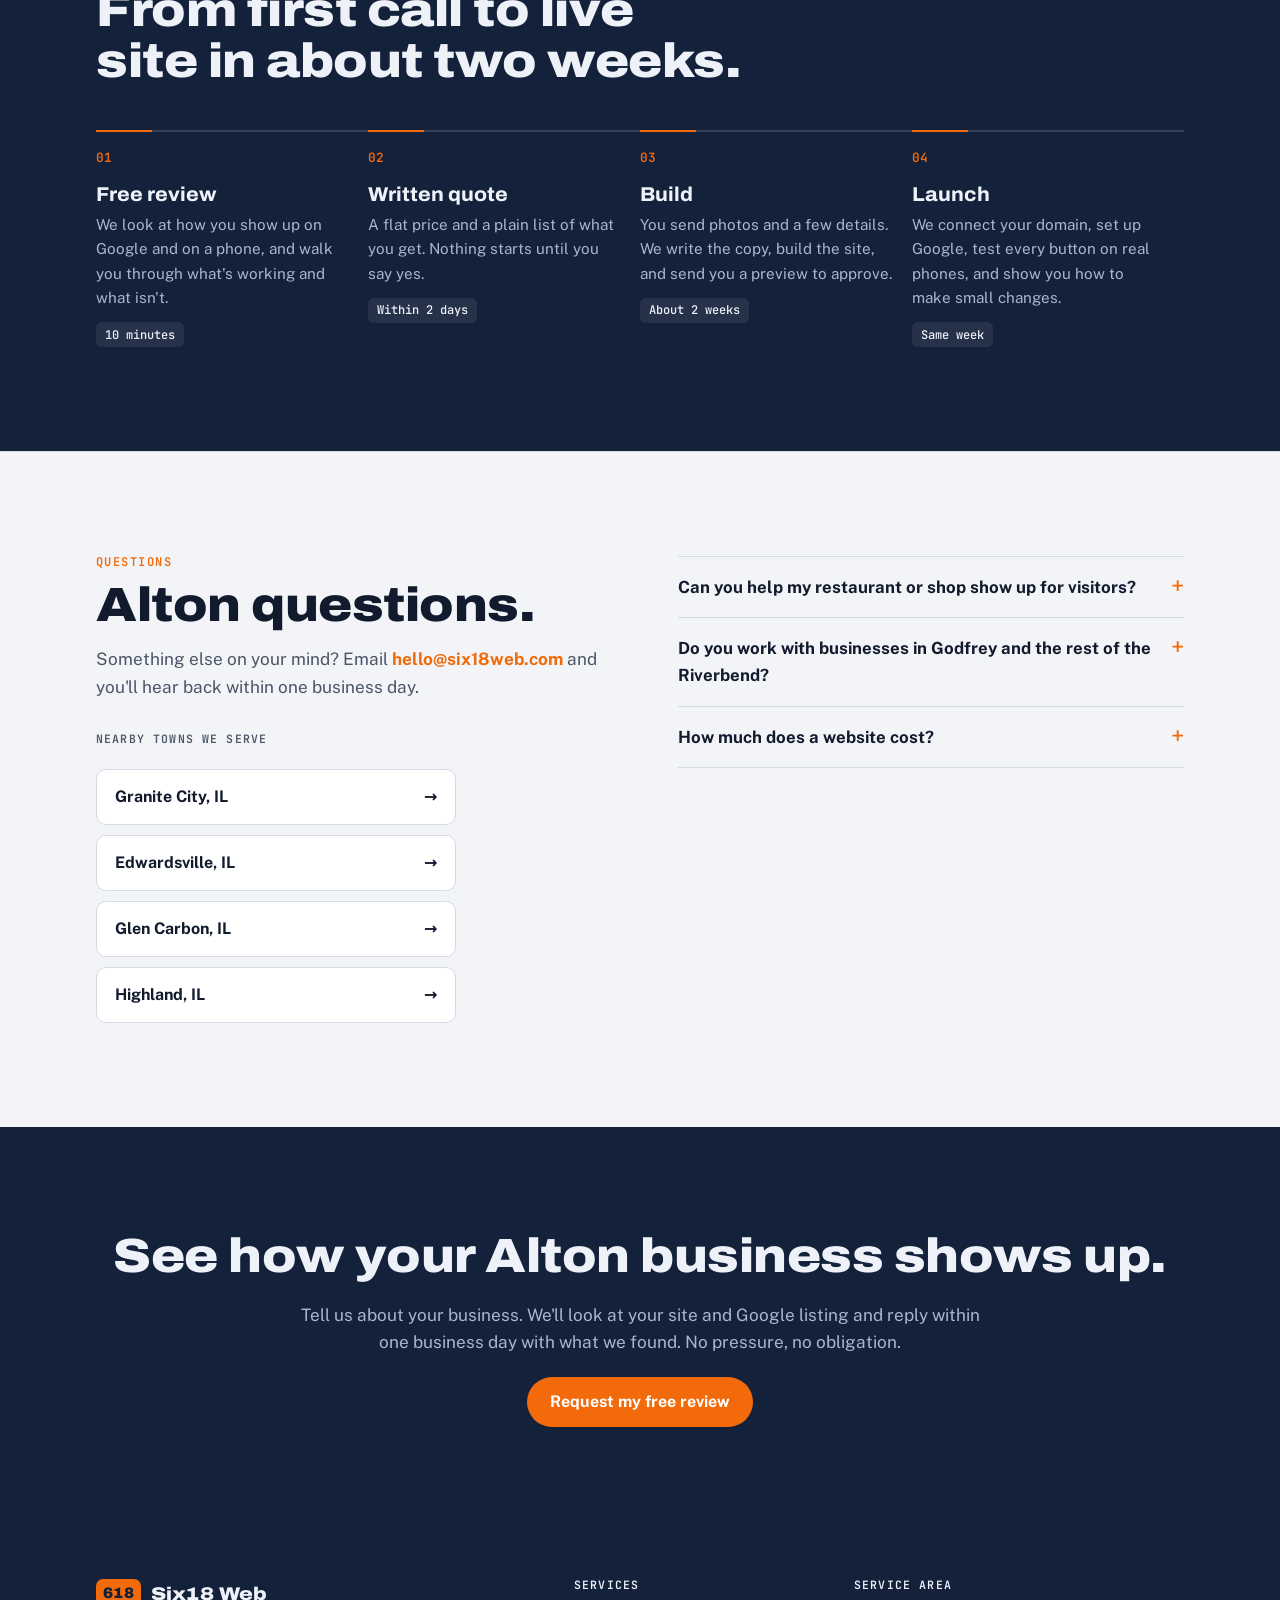
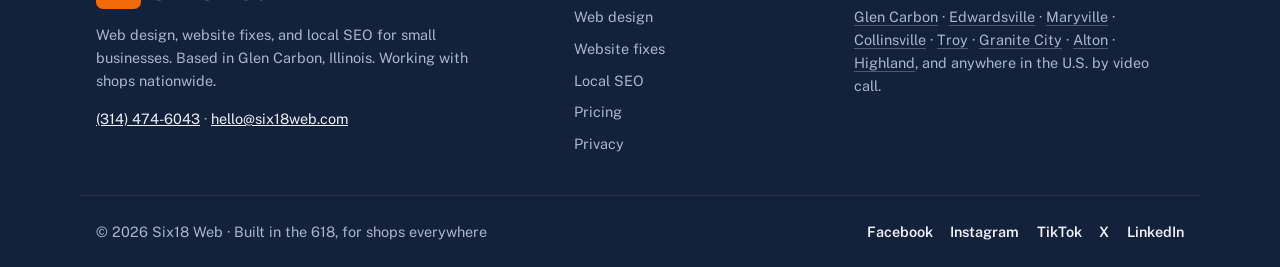
<file: alton-il/index.html>
<!doctype html>
<html lang="en">
<head>
<meta charset="utf-8">
<meta name="viewport" content="width=device-width, initial-scale=1, viewport-fit=cover">
<title>Alton, IL Web Design &amp; Local SEO | Six18 Web</title>
<meta name="description" content="Web design, website fixes, and local SEO for Alton, IL businesses, from downtown shops to river-town restaurants. Flat prices and a free site review.">
<link rel="canonical" href="https://six18web.com/alton-il/">
<meta name="robots" content="index, follow, max-image-preview:large">
<meta property="og:type" content="website">
<meta property="og:site_name" content="Six18 Web">
<meta property="og:locale" content="en_US">
<meta property="og:title" content="Alton, IL Web Design &amp; Local SEO | Six18 Web">
<meta property="og:description" content="Web design, website fixes, and local SEO for Alton, IL businesses, from downtown shops to river-town restaurants. Flat prices and a free site review.">
<meta property="og:url" content="https://six18web.com/alton-il/">
<meta property="og:image" content="https://six18web.com/og-image.png">
<meta property="og:image:width" content="1200">
<meta property="og:image:height" content="630">
<meta property="og:image:alt" content="Six18 Web: websites that make your phone ring">
<meta name="twitter:card" content="summary_large_image">
<meta name="twitter:site" content="@six18web">
<meta name="twitter:title" content="Alton, IL Web Design &amp; Local SEO | Six18 Web">
<meta name="twitter:description" content="Web design, website fixes, and local SEO for Alton, IL businesses, from downtown shops to river-town restaurants. Flat prices and a free site review.">
<meta name="twitter:image" content="https://six18web.com/og-image.png">
<meta name="theme-color" content="#13213B">
<meta name="format-detection" content="telephone=no">
<link rel="icon" type="image/png" href="/favicon.png">
<link rel="apple-touch-icon" href="/logo.png">
<script type="application/ld+json">{"@context":"https://schema.org","@graph":[{"@type":"ProfessionalService","@id":"https://six18web.com/#business","name":"Six18 Web","alternateName":"Six18 Web Co.","url":"https://six18web.com/","email":"hello@six18web.com","telephone":"+1-314-474-6043","logo":"https://six18web.com/logo.png","image":"https://six18web.com/og-image.png","description":"Web design, website fixes, and local SEO for small businesses. Based in Glen Carbon, Illinois, serving small businesses nationwide.","slogan":"Websites that make your phone ring.","priceRange":"$199–$2,800","address":{"@type":"PostalAddress","addressLocality":"Glen Carbon","addressRegion":"IL","postalCode":"62034","addressCountry":"US"},"areaServed":[{"@type":"City","name":"Glen Carbon, IL"},{"@type":"City","name":"Edwardsville, IL"},{"@type":"City","name":"Maryville, IL"},{"@type":"City","name":"Collinsville, IL"},{"@type":"City","name":"Troy, IL"},{"@type":"City","name":"Granite City, IL"},{"@type":"City","name":"Alton, IL"},{"@type":"City","name":"Highland, IL"},{"@type":"Country","name":"United States"}],"knowsAbout":["Web design","Website repair","Local SEO","Google Business Profile","Website accessibility (WCAG 2.1 AA)","Mobile-friendly websites"],"sameAs":["https://www.facebook.com/six18web","https://www.instagram.com/six18web","https://www.tiktok.com/@six18.web","https://x.com/six18web","https://www.linkedin.com/company/six18web"],"hasOfferCatalog":{"@type":"OfferCatalog","name":"Six18 Web services","itemListElement":[{"@type":"Offer","name":"Site Fix-It","price":"199","priceCurrency":"USD","description":"Fixes for an existing website, starting at $199.","url":"https://six18web.com/website-repair/"},{"@type":"Offer","name":"Starter Site","price":"950","priceCurrency":"USD","description":"One-page, phone-first website with Google Business Profile setup.","url":"https://six18web.com/web-design/"},{"@type":"Offer","name":"Business Site","price":"2800","priceCurrency":"USD","description":"Up to 6 pages, quote or booking form, town pages, and local SEO setup.","url":"https://six18web.com/web-design/"},{"@type":"Offer","name":"Care Plan","price":"89","priceCurrency":"USD","description":"Hosting, updates, backups, and up to 1 hour of edits a month.","priceSpecification":{"@type":"UnitPriceSpecification","price":"89","priceCurrency":"USD","unitText":"MONTH"},"url":"https://six18web.com/#pricing"},{"@type":"Offer","name":"Local Search","price":"399","priceCurrency":"USD","description":"Monthly Google Business Profile, reviews, listings, and reporting.","priceSpecification":{"@type":"UnitPriceSpecification","price":"399","priceCurrency":"USD","unitText":"MONTH"},"url":"https://six18web.com/local-seo/"}]}},{"@type":"WebSite","@id":"https://six18web.com/#website","url":"https://six18web.com/","name":"Six18 Web","publisher":{"@id":"https://six18web.com/#business"}},{"@type":"WebPage","@id":"https://six18web.com/alton-il/","url":"https://six18web.com/alton-il/","name":"Alton, IL Web Design & Local SEO | Six18 Web","description":"Web design, website fixes, and local SEO for Alton, IL businesses, from downtown shops to river-town restaurants. Flat prices and a free site review.","isPartOf":{"@id":"https://six18web.com/#website"},"breadcrumb":{"@id":"https://six18web.com/alton-il/#breadcrumb"},"about":{"@id":"https://six18web.com/alton-il/#service"}},{"@type":"Service","@id":"https://six18web.com/alton-il/#service","name":"Web design and local SEO in Alton, IL","serviceType":"Web design, website repair, and local SEO","provider":{"@id":"https://six18web.com/#business"},"areaServed":{"@type":"City","name":"Alton, IL"},"description":"Web design, website fixes, and local SEO for Alton, IL businesses, from downtown shops to river-town restaurants. Flat prices and a free site review."},{"@type":"BreadcrumbList","@id":"https://six18web.com/alton-il/#breadcrumb","itemListElement":[{"@type":"ListItem","position":1,"name":"Home","item":"https://six18web.com/"},{"@type":"ListItem","position":2,"name":"Alton, IL","item":"https://six18web.com/alton-il/"}]},{"@type":"FAQPage","@id":"https://six18web.com/alton-il/#faq","mainEntity":[{"@type":"Question","name":"Can you help my restaurant or shop show up for visitors?","acceptedAnswer":{"@type":"Answer","text":"Yes. For visitor searches, your Google Business Profile does the heavy lifting: accurate hours, good photos, the right categories, and reviews. Your website backs it up with menus, details, and directions. See Local SEO."}},{"@type":"Question","name":"Do you work with businesses in Godfrey and the rest of the Riverbend?","acceptedAnswer":{"@type":"Answer","text":"Yes. We'll set up your site and Google listing to name every town you serve."}},{"@type":"Question","name":"How much does a website cost?","acceptedAnswer":{"@type":"Answer","text":"A Starter Site is $950 and a Business Site is $2,800, both flat prices with a written quote before any work starts."}}]}]}</script>
<link rel="preconnect" href="https://fonts.googleapis.com">
<link rel="preconnect" href="https://fonts.gstatic.com" crossorigin>
<link rel="stylesheet" href="https://fonts.googleapis.com/css2?family=Archivo:wdth,wght@62..125,400..900&family=Public+Sans:ital,wght@0,400;0,500;0,600;0,700;1,400&family=JetBrains+Mono:wght@400;600&display=swap">
<link rel="stylesheet" href="/styles.css">
</head>
<body>

<header class="site-head">
  <div class="wrap">
    <a class="logo" href="/" aria-label="Six18 Web home"><span class="logo-mark" aria-hidden="true">618</span><span data-bind="name">Six18 Web</span></a>
    <nav class="nav" aria-label="Main">
      <a href="/web-design/">Web design</a><a href="/website-repair/">Website fixes</a><a href="/local-seo/">Local SEO</a><a href="/#pricing">Pricing</a>
      <a href="/#faq">FAQ</a>
    </nav>
    <a class="head-phone" href="tel:+13144746043" aria-label="Call Six18 Web at (314) 474-6043"><span class="hp-full">(314) 474-6043</span><span class="hp-short">Call</span></a>
    <a class="btn btn-primary head-call" href="/#contact">Free review</a>
  </div>
</header>

<main id="top">
  <section class="hero sub-hero">
    <div class="wrap sub-hero-wrap">
      <nav class="crumbs" aria-label="Breadcrumb"><a href="/">Home</a><span aria-hidden="true">/</span><span aria-current="page">Alton, IL</span></nav>
      <p class="eyebrow">Alton, Illinois 62002 · Web design &amp; local SEO</p>
      <h1>Alton businesses, <em>easy to find.</em></h1>
      <p class="lede">From downtown shops and restaurants to contractors working all over the Riverbend, we build and fix websites for Alton businesses and set them up to show up when locals and visitors search.</p>
      <div class="hero-ctas">
        <a class="btn btn-primary" href="/#contact">Get a free 10-minute review</a>
        <a class="btn btn-ghost" href="/#pricing">See pricing</a>
      </div>
      <p class="towns">Fixes from <b>$199</b> · Websites from <b>$950</b> · Local SEO <b>$399/month</b></p>
    </div>
  </section>

  <section>
    <div class="wrap two">
      <div class="prose">
        <p class="eyebrow">Local search in Alton</p>
        <h2 style="margin-top:.75rem">A river town gets searched by visitors.</h2>
        <p>Alton is a Mississippi River town on the Great River Road, and plenty of the people searching for a place to eat, shop, or stay are visitors who've never been here. They decide on their phone, often in a few seconds, based on photos, hours, and reviews.</p><p>That makes the basics matter more than usual: a site that loads fast on a phone, current hours, a map, a tap-to-call button, and a Google listing with real photos of your place.</p><p>Alton's local customers search differently. They're looking for a contractor, a stylist, or a service they'll use for years, and they want to see real work and real reviews. A good Alton website serves both.</p>
      </div>
      <div>
        <p class="eyebrow">What we do for Alton businesses</p>
        <ul class="feature-grid one-col">
          <li><h3><a href="/web-design/">New websites</a></h3><p>Phone-first sites with tap-to-call, your services and photos, and page titles that name Alton. Starter Site $950, Business Site $2,800.</p></li>
          <li><h3><a href="/website-repair/">Website fixes</a></h3><p>"Not secure" warnings, phone links that don't dial, broken forms, and old pages, fixed where your site lives now. From $199.</p></li>
          <li><h3><a href="/local-seo/">Local SEO</a></h3><p>Google Business Profile, reviews, and matching listings so you show up when someone in Alton searches. $399/month, no contract.</p></li>
        </ul>
        <p class="price-note">We're happy to make the drive to Alton and meet in person. Prefer not to meet? Everything works over the phone or a short video call.</p>
      </div>
    </div>
  </section>

  <section class="process">
    <div class="wrap">
      <p class="eyebrow">How it works</p>
      <h2 style="margin-top:.75rem">From first call to live site in about two weeks.</h2>
      <div class="steps">
        <div class="step"><h3>Free review</h3><p>We look at how you show up on Google and on a phone, and walk you through what's working and what isn't.</p><span class="when">10 minutes</span></div>
        <div class="step"><h3>Written quote</h3><p>A flat price and a plain list of what you get. Nothing starts until you say yes.</p><span class="when">Within 2 days</span></div>
        <div class="step"><h3>Build</h3><p>You send photos and a few details. We write the copy, build the site, and send you a preview to approve.</p><span class="when">About 2 weeks</span></div>
        <div class="step"><h3>Launch</h3><p>We connect your domain, set up Google, test every button on real phones, and show you how to make small changes.</p><span class="when">Same week</span></div>
      </div>
    </div>
  </section>

  <section class="sub-faq" id="faq">
    <div class="wrap two">
      <div>
        <p class="eyebrow">Questions</p>
        <h2 style="margin-top:.75rem">Alton questions.</h2>
        <p class="lede" style="margin-top:1rem">Something else on your mind? Email <a href="mailto:hello@six18web.com">hello@six18web.com</a> and you'll hear back within one business day.</p>
        <div class="svc-links"><p class="foot-h" style="color:var(--muted)">Nearby towns we serve</p><a class="svc-link" href="/granite-city-il/"><span>Granite City, IL</span><span aria-hidden="true">→</span></a><a class="svc-link" href="/edwardsville-il/"><span>Edwardsville, IL</span><span aria-hidden="true">→</span></a><a class="svc-link" href="/glen-carbon-il/"><span>Glen Carbon, IL</span><span aria-hidden="true">→</span></a><a class="svc-link" href="/highland-il/"><span>Highland, IL</span><span aria-hidden="true">→</span></a></div>
      </div>
      <div><details><summary>Can you help my restaurant or shop show up for visitors?</summary><p>Yes. For visitor searches, your Google Business Profile does the heavy lifting: accurate hours, good photos, the right categories, and reviews. Your website backs it up with menus, details, and directions. See <a href="/local-seo/">Local SEO</a>.</p></details><details><summary>Do you work with businesses in Godfrey and the rest of the Riverbend?</summary><p>Yes. We'll set up your site and Google listing to name every town you serve.</p></details><details><summary>How much does a website cost?</summary><p>A Starter Site is $950 and a Business Site is $2,800, both flat prices with a written quote before any work starts.</p></details></div>
    </div>
  </section>
  <section class="cta-band">
    <div class="wrap">
      <h2>See how your Alton business shows up.</h2>
      <p class="lede">Tell us about your business. We'll look at your site and Google listing and reply within one business day with what we found. No pressure, no obligation.</p>
      <a class="btn btn-primary" href="/#contact">Request my free review</a>
    </div>
  </section>
</main>
<footer>
  <div class="wrap foot-grid">
    <div class="foot-brand">
      <a class="logo" href="/"><span class="logo-mark" aria-hidden="true">618</span><span>Six18 Web</span></a>
      <p>Web design, website fixes, and local SEO for small businesses. Based in Glen Carbon, Illinois. Working with shops nationwide.</p>
      <p><a href="tel:+13144746043">(314) 474-6043</a> · <a href="mailto:hello@six18web.com">hello@six18web.com</a></p>
    </div>
    <nav aria-label="Services"><p class="foot-h">Services</p><ul><li><a href="/web-design/">Web design</a></li><li><a href="/website-repair/">Website fixes</a></li><li><a href="/local-seo/">Local SEO</a></li><li><a href="/#pricing">Pricing</a></li><li><a href="/privacy/">Privacy</a></li></ul></nav>
    <div><p class="foot-h">Service area</p><p class="foot-towns"><a href="/glen-carbon-il/">Glen Carbon</a> · <a href="/edwardsville-il/">Edwardsville</a> · <a href="/maryville-il/">Maryville</a> · <a href="/collinsville-il/">Collinsville</a> · <a href="/troy-il/">Troy</a> · <a href="/granite-city-il/">Granite City</a> · <a href="/alton-il/">Alton</a> · <a href="/highland-il/">Highland</a>, and anywhere in the U.S. by video call.</p></div>
  </div>
  <div class="wrap foot-bottom">
    <span>© <span id="yr">2026</span> Six18 Web · Built in the 618, for shops everywhere</span>
    <nav class="socials" aria-label="Social media"><a href="https://www.facebook.com/six18web" target="_blank" rel="noopener">Facebook</a><a href="https://www.instagram.com/six18web" target="_blank" rel="noopener">Instagram</a><a href="https://www.tiktok.com/@six18.web" target="_blank" rel="noopener">TikTok</a><a href="https://x.com/six18web" target="_blank" rel="noopener">X</a><a href="https://www.linkedin.com/company/six18web" target="_blank" rel="noopener">LinkedIn</a></nav>
  </div>
</footer>
<script>document.getElementById('yr').textContent = new Date().getFullYear();</script>
</body>
</html>
</file>
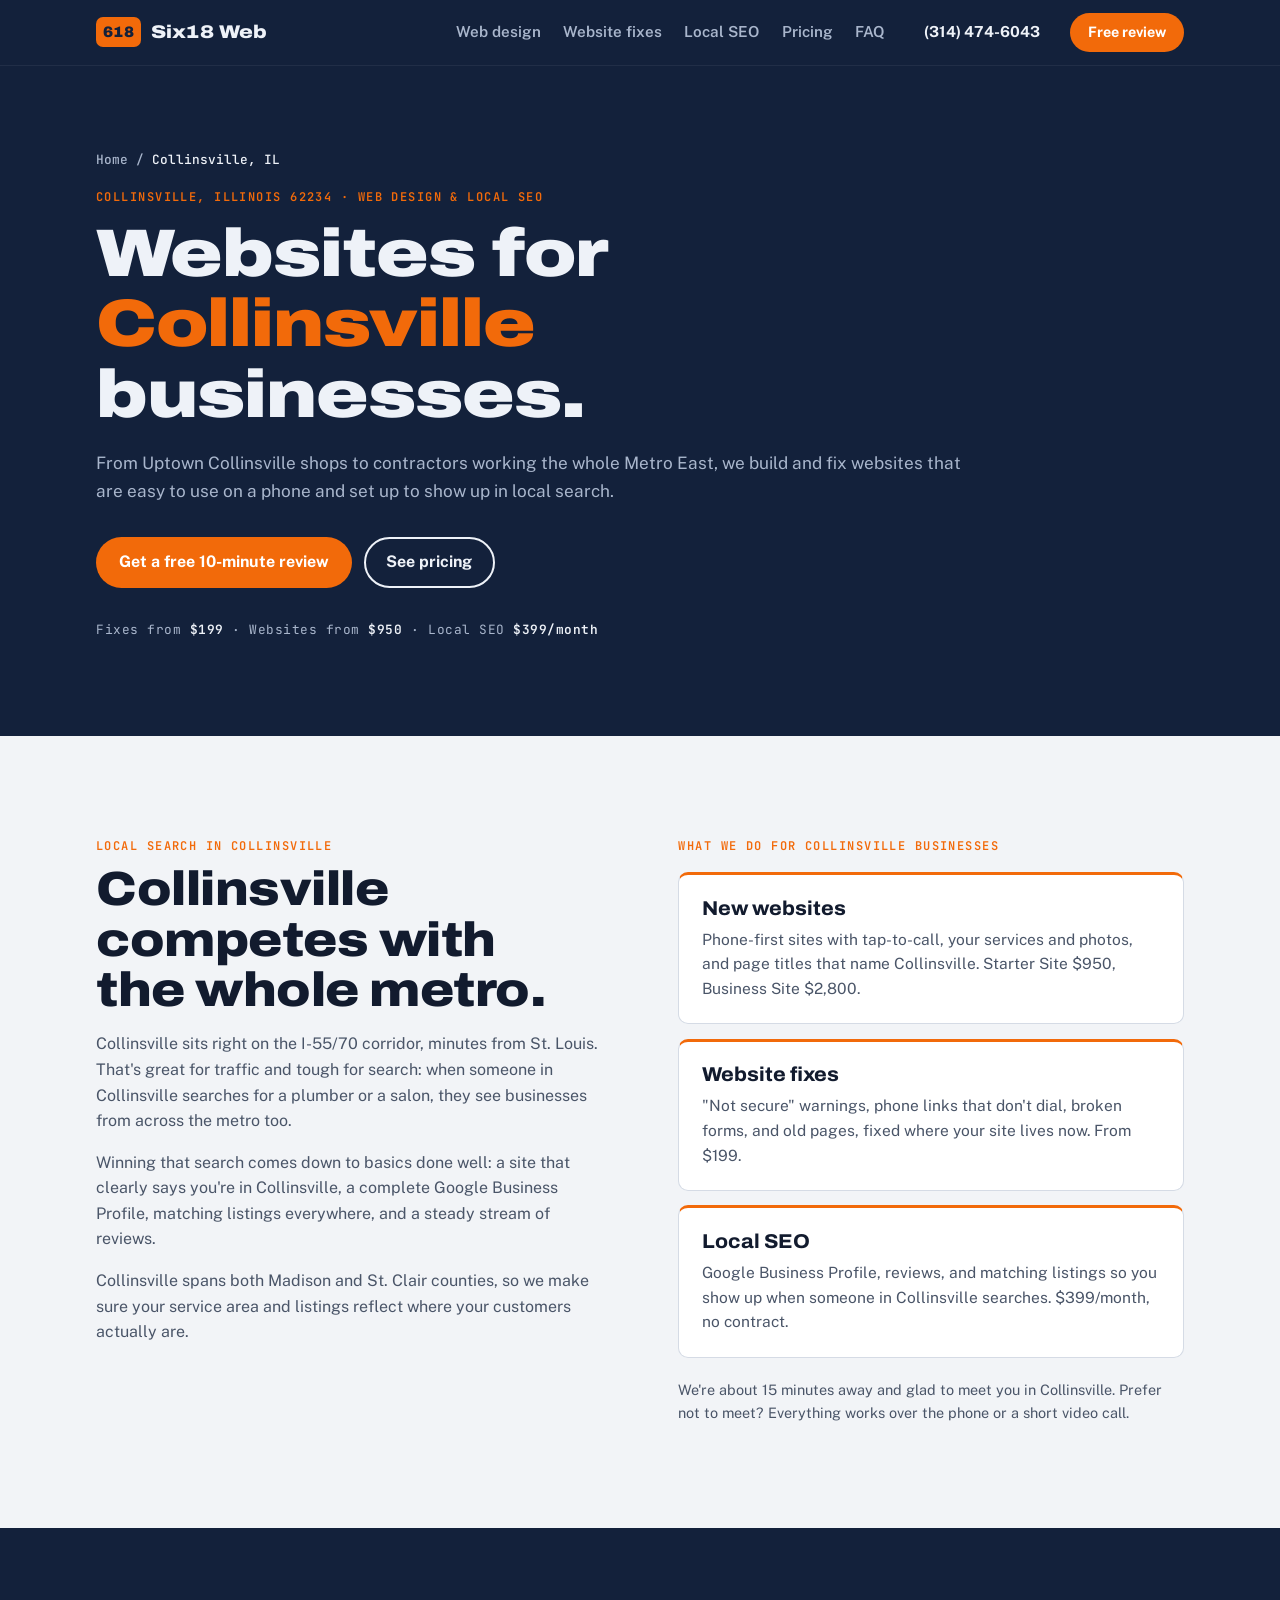
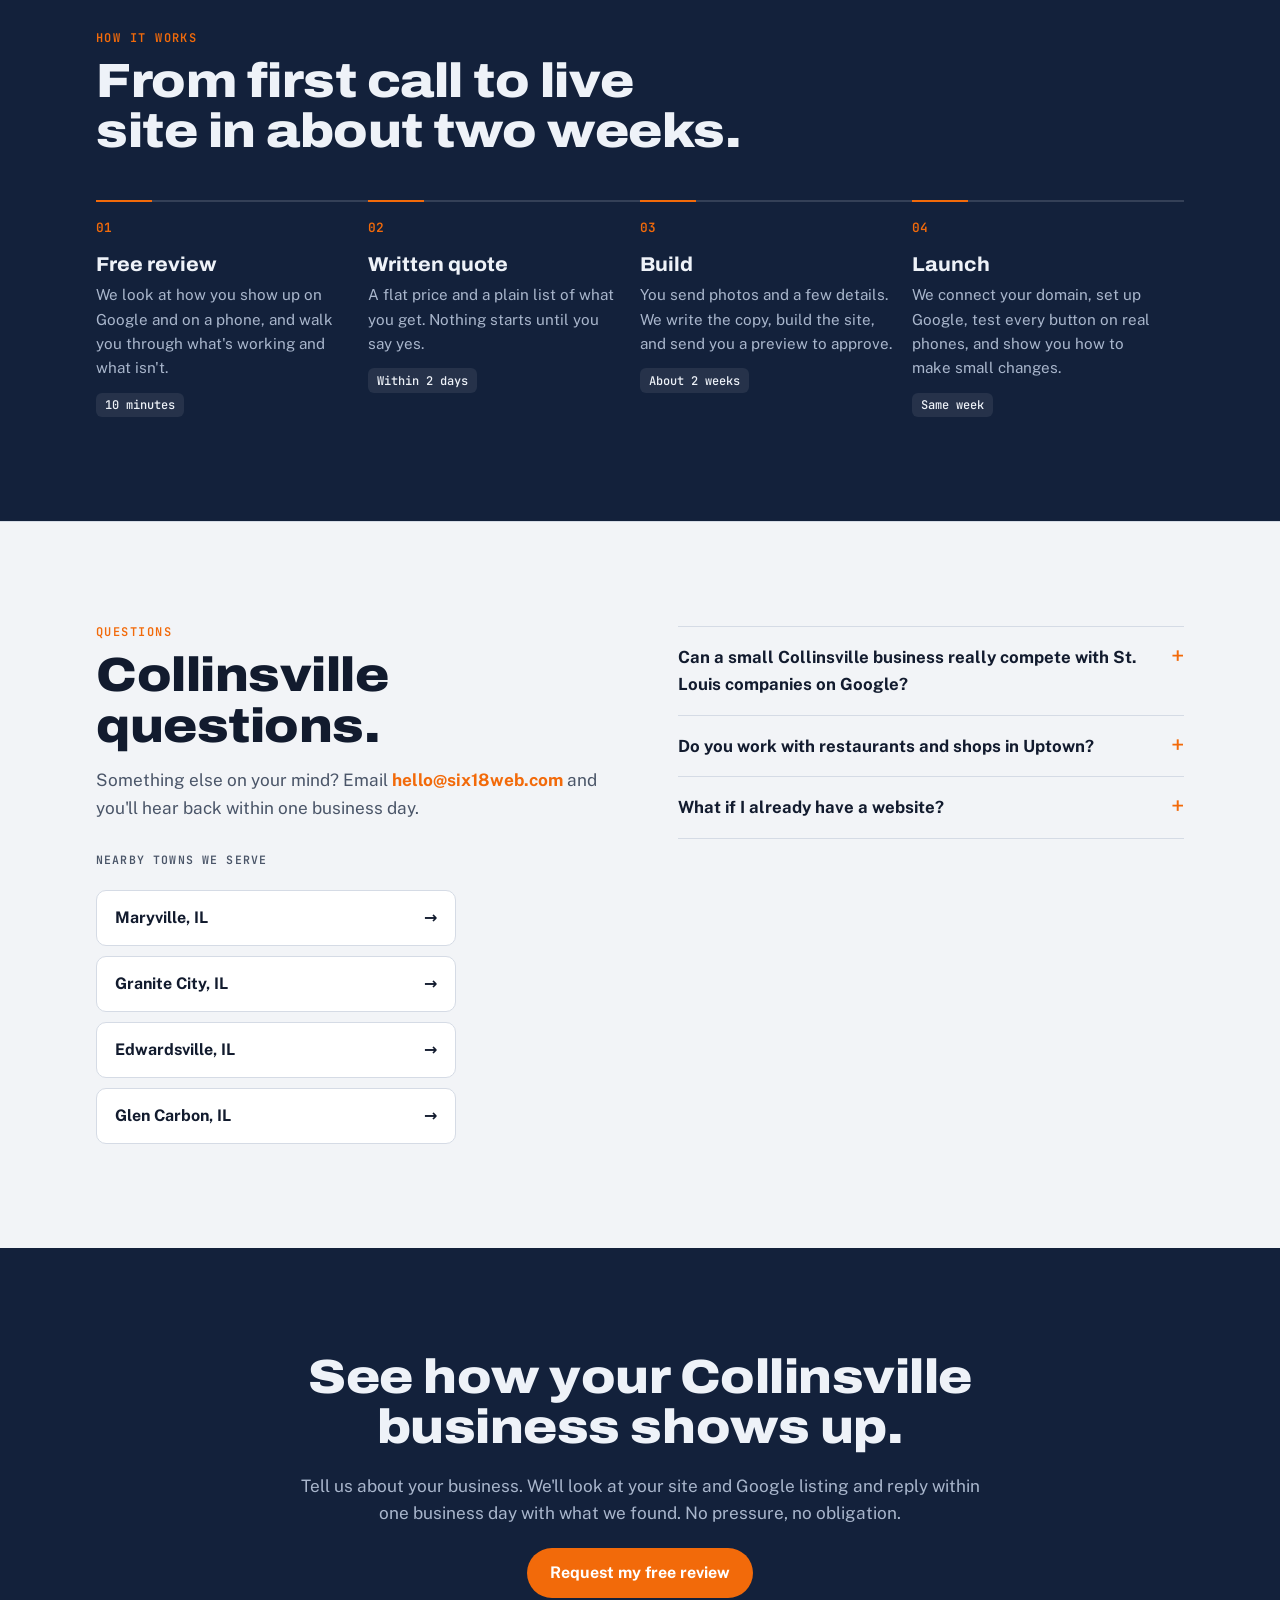
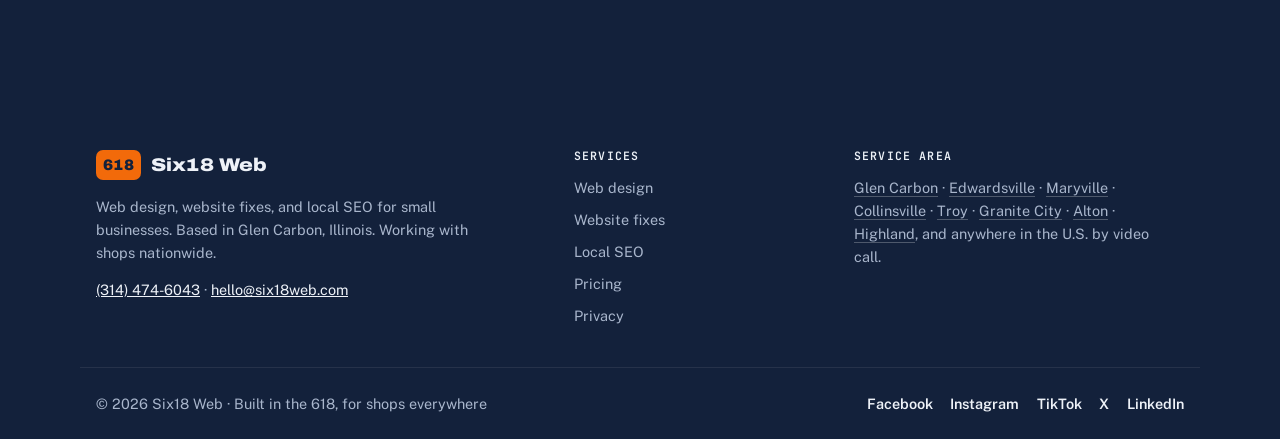
<file: collinsville-il/index.html>
<!doctype html>
<html lang="en">
<head>
<meta charset="utf-8">
<meta name="viewport" content="width=device-width, initial-scale=1, viewport-fit=cover">
<title>Collinsville, IL Web Design &amp; Local SEO | Six18 Web</title>
<meta name="description" content="Web design, website fixes, and local SEO for Collinsville, IL businesses, from Uptown to the I-55/70 corridor. Flat prices and a free site review.">
<link rel="canonical" href="https://six18web.com/collinsville-il/">
<meta name="robots" content="index, follow, max-image-preview:large">
<meta property="og:type" content="website">
<meta property="og:site_name" content="Six18 Web">
<meta property="og:locale" content="en_US">
<meta property="og:title" content="Collinsville, IL Web Design &amp; Local SEO | Six18 Web">
<meta property="og:description" content="Web design, website fixes, and local SEO for Collinsville, IL businesses, from Uptown to the I-55/70 corridor. Flat prices and a free site review.">
<meta property="og:url" content="https://six18web.com/collinsville-il/">
<meta property="og:image" content="https://six18web.com/og-image.png">
<meta property="og:image:width" content="1200">
<meta property="og:image:height" content="630">
<meta property="og:image:alt" content="Six18 Web: websites that make your phone ring">
<meta name="twitter:card" content="summary_large_image">
<meta name="twitter:site" content="@six18web">
<meta name="twitter:title" content="Collinsville, IL Web Design &amp; Local SEO | Six18 Web">
<meta name="twitter:description" content="Web design, website fixes, and local SEO for Collinsville, IL businesses, from Uptown to the I-55/70 corridor. Flat prices and a free site review.">
<meta name="twitter:image" content="https://six18web.com/og-image.png">
<meta name="theme-color" content="#13213B">
<meta name="format-detection" content="telephone=no">
<link rel="icon" type="image/png" href="/favicon.png">
<link rel="apple-touch-icon" href="/logo.png">
<script type="application/ld+json">{"@context":"https://schema.org","@graph":[{"@type":"ProfessionalService","@id":"https://six18web.com/#business","name":"Six18 Web","alternateName":"Six18 Web Co.","url":"https://six18web.com/","email":"hello@six18web.com","telephone":"+1-314-474-6043","logo":"https://six18web.com/logo.png","image":"https://six18web.com/og-image.png","description":"Web design, website fixes, and local SEO for small businesses. Based in Glen Carbon, Illinois, serving small businesses nationwide.","slogan":"Websites that make your phone ring.","priceRange":"$199–$2,800","address":{"@type":"PostalAddress","addressLocality":"Glen Carbon","addressRegion":"IL","postalCode":"62034","addressCountry":"US"},"areaServed":[{"@type":"City","name":"Glen Carbon, IL"},{"@type":"City","name":"Edwardsville, IL"},{"@type":"City","name":"Maryville, IL"},{"@type":"City","name":"Collinsville, IL"},{"@type":"City","name":"Troy, IL"},{"@type":"City","name":"Granite City, IL"},{"@type":"City","name":"Alton, IL"},{"@type":"City","name":"Highland, IL"},{"@type":"Country","name":"United States"}],"knowsAbout":["Web design","Website repair","Local SEO","Google Business Profile","Website accessibility (WCAG 2.1 AA)","Mobile-friendly websites"],"sameAs":["https://www.facebook.com/six18web","https://www.instagram.com/six18web","https://www.tiktok.com/@six18.web","https://x.com/six18web","https://www.linkedin.com/company/six18web"],"hasOfferCatalog":{"@type":"OfferCatalog","name":"Six18 Web services","itemListElement":[{"@type":"Offer","name":"Site Fix-It","price":"199","priceCurrency":"USD","description":"Fixes for an existing website, starting at $199.","url":"https://six18web.com/website-repair/"},{"@type":"Offer","name":"Starter Site","price":"950","priceCurrency":"USD","description":"One-page, phone-first website with Google Business Profile setup.","url":"https://six18web.com/web-design/"},{"@type":"Offer","name":"Business Site","price":"2800","priceCurrency":"USD","description":"Up to 6 pages, quote or booking form, town pages, and local SEO setup.","url":"https://six18web.com/web-design/"},{"@type":"Offer","name":"Care Plan","price":"89","priceCurrency":"USD","description":"Hosting, updates, backups, and up to 1 hour of edits a month.","priceSpecification":{"@type":"UnitPriceSpecification","price":"89","priceCurrency":"USD","unitText":"MONTH"},"url":"https://six18web.com/#pricing"},{"@type":"Offer","name":"Local Search","price":"399","priceCurrency":"USD","description":"Monthly Google Business Profile, reviews, listings, and reporting.","priceSpecification":{"@type":"UnitPriceSpecification","price":"399","priceCurrency":"USD","unitText":"MONTH"},"url":"https://six18web.com/local-seo/"}]}},{"@type":"WebSite","@id":"https://six18web.com/#website","url":"https://six18web.com/","name":"Six18 Web","publisher":{"@id":"https://six18web.com/#business"}},{"@type":"WebPage","@id":"https://six18web.com/collinsville-il/","url":"https://six18web.com/collinsville-il/","name":"Collinsville, IL Web Design & Local SEO | Six18 Web","description":"Web design, website fixes, and local SEO for Collinsville, IL businesses, from Uptown to the I-55/70 corridor. Flat prices and a free site review.","isPartOf":{"@id":"https://six18web.com/#website"},"breadcrumb":{"@id":"https://six18web.com/collinsville-il/#breadcrumb"},"about":{"@id":"https://six18web.com/collinsville-il/#service"}},{"@type":"Service","@id":"https://six18web.com/collinsville-il/#service","name":"Web design and local SEO in Collinsville, IL","serviceType":"Web design, website repair, and local SEO","provider":{"@id":"https://six18web.com/#business"},"areaServed":{"@type":"City","name":"Collinsville, IL"},"description":"Web design, website fixes, and local SEO for Collinsville, IL businesses, from Uptown to the I-55/70 corridor. Flat prices and a free site review."},{"@type":"BreadcrumbList","@id":"https://six18web.com/collinsville-il/#breadcrumb","itemListElement":[{"@type":"ListItem","position":1,"name":"Home","item":"https://six18web.com/"},{"@type":"ListItem","position":2,"name":"Collinsville, IL","item":"https://six18web.com/collinsville-il/"}]},{"@type":"FAQPage","@id":"https://six18web.com/collinsville-il/#faq","mainEntity":[{"@type":"Question","name":"Can a small Collinsville business really compete with St. Louis companies on Google?","acceptedAnswer":{"@type":"Answer","text":"Often, yes. Google weighs how close a business is to the person searching. A complete Google profile, clear local pages, and real reviews give a nearby business a real advantage. See Local SEO."}},{"@type":"Question","name":"Do you work with restaurants and shops in Uptown?","acceptedAnswer":{"@type":"Answer","text":"Yes. Hours, menus, photos, and a tap-to-call or order button matter most for walk-in businesses, and they're all built in."}},{"@type":"Question","name":"What if I already have a website?","acceptedAnswer":{"@type":"Answer","text":"It may only need fixing. Our website fixes start at $199, and the free review tells you whether to fix or rebuild."}}]}]}</script>
<link rel="preconnect" href="https://fonts.googleapis.com">
<link rel="preconnect" href="https://fonts.gstatic.com" crossorigin>
<link rel="stylesheet" href="https://fonts.googleapis.com/css2?family=Archivo:wdth,wght@62..125,400..900&family=Public+Sans:ital,wght@0,400;0,500;0,600;0,700;1,400&family=JetBrains+Mono:wght@400;600&display=swap">
<link rel="stylesheet" href="/styles.css">
</head>
<body>

<header class="site-head">
  <div class="wrap">
    <a class="logo" href="/" aria-label="Six18 Web home"><span class="logo-mark" aria-hidden="true">618</span><span data-bind="name">Six18 Web</span></a>
    <nav class="nav" aria-label="Main">
      <a href="/web-design/">Web design</a><a href="/website-repair/">Website fixes</a><a href="/local-seo/">Local SEO</a><a href="/#pricing">Pricing</a>
      <a href="/#faq">FAQ</a>
    </nav>
    <a class="head-phone" href="tel:+13144746043" aria-label="Call Six18 Web at (314) 474-6043"><span class="hp-full">(314) 474-6043</span><span class="hp-short">Call</span></a>
    <a class="btn btn-primary head-call" href="/#contact">Free review</a>
  </div>
</header>

<main id="top">
  <section class="hero sub-hero">
    <div class="wrap sub-hero-wrap">
      <nav class="crumbs" aria-label="Breadcrumb"><a href="/">Home</a><span aria-hidden="true">/</span><span aria-current="page">Collinsville, IL</span></nav>
      <p class="eyebrow">Collinsville, Illinois 62234 · Web design &amp; local SEO</p>
      <h1>Websites for <em>Collinsville</em> businesses.</h1>
      <p class="lede">From Uptown Collinsville shops to contractors working the whole Metro East, we build and fix websites that are easy to use on a phone and set up to show up in local search.</p>
      <div class="hero-ctas">
        <a class="btn btn-primary" href="/#contact">Get a free 10-minute review</a>
        <a class="btn btn-ghost" href="/#pricing">See pricing</a>
      </div>
      <p class="towns">Fixes from <b>$199</b> · Websites from <b>$950</b> · Local SEO <b>$399/month</b></p>
    </div>
  </section>

  <section>
    <div class="wrap two">
      <div class="prose">
        <p class="eyebrow">Local search in Collinsville</p>
        <h2 style="margin-top:.75rem">Collinsville competes with the whole metro.</h2>
        <p>Collinsville sits right on the I-55/70 corridor, minutes from St. Louis. That's great for traffic and tough for search: when someone in Collinsville searches for a plumber or a salon, they see businesses from across the metro too.</p><p>Winning that search comes down to basics done well: a site that clearly says you're in Collinsville, a complete Google Business Profile, matching listings everywhere, and a steady stream of reviews.</p><p>Collinsville spans both Madison and St. Clair counties, so we make sure your service area and listings reflect where your customers actually are.</p>
      </div>
      <div>
        <p class="eyebrow">What we do for Collinsville businesses</p>
        <ul class="feature-grid one-col">
          <li><h3><a href="/web-design/">New websites</a></h3><p>Phone-first sites with tap-to-call, your services and photos, and page titles that name Collinsville. Starter Site $950, Business Site $2,800.</p></li>
          <li><h3><a href="/website-repair/">Website fixes</a></h3><p>"Not secure" warnings, phone links that don't dial, broken forms, and old pages, fixed where your site lives now. From $199.</p></li>
          <li><h3><a href="/local-seo/">Local SEO</a></h3><p>Google Business Profile, reviews, and matching listings so you show up when someone in Collinsville searches. $399/month, no contract.</p></li>
        </ul>
        <p class="price-note">We're about 15 minutes away and glad to meet you in Collinsville. Prefer not to meet? Everything works over the phone or a short video call.</p>
      </div>
    </div>
  </section>

  <section class="process">
    <div class="wrap">
      <p class="eyebrow">How it works</p>
      <h2 style="margin-top:.75rem">From first call to live site in about two weeks.</h2>
      <div class="steps">
        <div class="step"><h3>Free review</h3><p>We look at how you show up on Google and on a phone, and walk you through what's working and what isn't.</p><span class="when">10 minutes</span></div>
        <div class="step"><h3>Written quote</h3><p>A flat price and a plain list of what you get. Nothing starts until you say yes.</p><span class="when">Within 2 days</span></div>
        <div class="step"><h3>Build</h3><p>You send photos and a few details. We write the copy, build the site, and send you a preview to approve.</p><span class="when">About 2 weeks</span></div>
        <div class="step"><h3>Launch</h3><p>We connect your domain, set up Google, test every button on real phones, and show you how to make small changes.</p><span class="when">Same week</span></div>
      </div>
    </div>
  </section>

  <section class="sub-faq" id="faq">
    <div class="wrap two">
      <div>
        <p class="eyebrow">Questions</p>
        <h2 style="margin-top:.75rem">Collinsville questions.</h2>
        <p class="lede" style="margin-top:1rem">Something else on your mind? Email <a href="mailto:hello@six18web.com">hello@six18web.com</a> and you'll hear back within one business day.</p>
        <div class="svc-links"><p class="foot-h" style="color:var(--muted)">Nearby towns we serve</p><a class="svc-link" href="/maryville-il/"><span>Maryville, IL</span><span aria-hidden="true">→</span></a><a class="svc-link" href="/granite-city-il/"><span>Granite City, IL</span><span aria-hidden="true">→</span></a><a class="svc-link" href="/edwardsville-il/"><span>Edwardsville, IL</span><span aria-hidden="true">→</span></a><a class="svc-link" href="/glen-carbon-il/"><span>Glen Carbon, IL</span><span aria-hidden="true">→</span></a></div>
      </div>
      <div><details><summary>Can a small Collinsville business really compete with St. Louis companies on Google?</summary><p>Often, yes. Google weighs how close a business is to the person searching. A complete Google profile, clear local pages, and real reviews give a nearby business a real advantage. See <a href="/local-seo/">Local SEO</a>.</p></details><details><summary>Do you work with restaurants and shops in Uptown?</summary><p>Yes. Hours, menus, photos, and a tap-to-call or order button matter most for walk-in businesses, and they're all built in.</p></details><details><summary>What if I already have a website?</summary><p>It may only need fixing. Our <a href="/website-repair/">website fixes</a> start at $199, and the free review tells you whether to fix or rebuild.</p></details></div>
    </div>
  </section>
  <section class="cta-band">
    <div class="wrap">
      <h2>See how your Collinsville business shows up.</h2>
      <p class="lede">Tell us about your business. We'll look at your site and Google listing and reply within one business day with what we found. No pressure, no obligation.</p>
      <a class="btn btn-primary" href="/#contact">Request my free review</a>
    </div>
  </section>
</main>
<footer>
  <div class="wrap foot-grid">
    <div class="foot-brand">
      <a class="logo" href="/"><span class="logo-mark" aria-hidden="true">618</span><span>Six18 Web</span></a>
      <p>Web design, website fixes, and local SEO for small businesses. Based in Glen Carbon, Illinois. Working with shops nationwide.</p>
      <p><a href="tel:+13144746043">(314) 474-6043</a> · <a href="mailto:hello@six18web.com">hello@six18web.com</a></p>
    </div>
    <nav aria-label="Services"><p class="foot-h">Services</p><ul><li><a href="/web-design/">Web design</a></li><li><a href="/website-repair/">Website fixes</a></li><li><a href="/local-seo/">Local SEO</a></li><li><a href="/#pricing">Pricing</a></li><li><a href="/privacy/">Privacy</a></li></ul></nav>
    <div><p class="foot-h">Service area</p><p class="foot-towns"><a href="/glen-carbon-il/">Glen Carbon</a> · <a href="/edwardsville-il/">Edwardsville</a> · <a href="/maryville-il/">Maryville</a> · <a href="/collinsville-il/">Collinsville</a> · <a href="/troy-il/">Troy</a> · <a href="/granite-city-il/">Granite City</a> · <a href="/alton-il/">Alton</a> · <a href="/highland-il/">Highland</a>, and anywhere in the U.S. by video call.</p></div>
  </div>
  <div class="wrap foot-bottom">
    <span>© <span id="yr">2026</span> Six18 Web · Built in the 618, for shops everywhere</span>
    <nav class="socials" aria-label="Social media"><a href="https://www.facebook.com/six18web" target="_blank" rel="noopener">Facebook</a><a href="https://www.instagram.com/six18web" target="_blank" rel="noopener">Instagram</a><a href="https://www.tiktok.com/@six18.web" target="_blank" rel="noopener">TikTok</a><a href="https://x.com/six18web" target="_blank" rel="noopener">X</a><a href="https://www.linkedin.com/company/six18web" target="_blank" rel="noopener">LinkedIn</a></nav>
  </div>
</footer>
<script>document.getElementById('yr').textContent = new Date().getFullYear();</script>
</body>
</html>
</file>
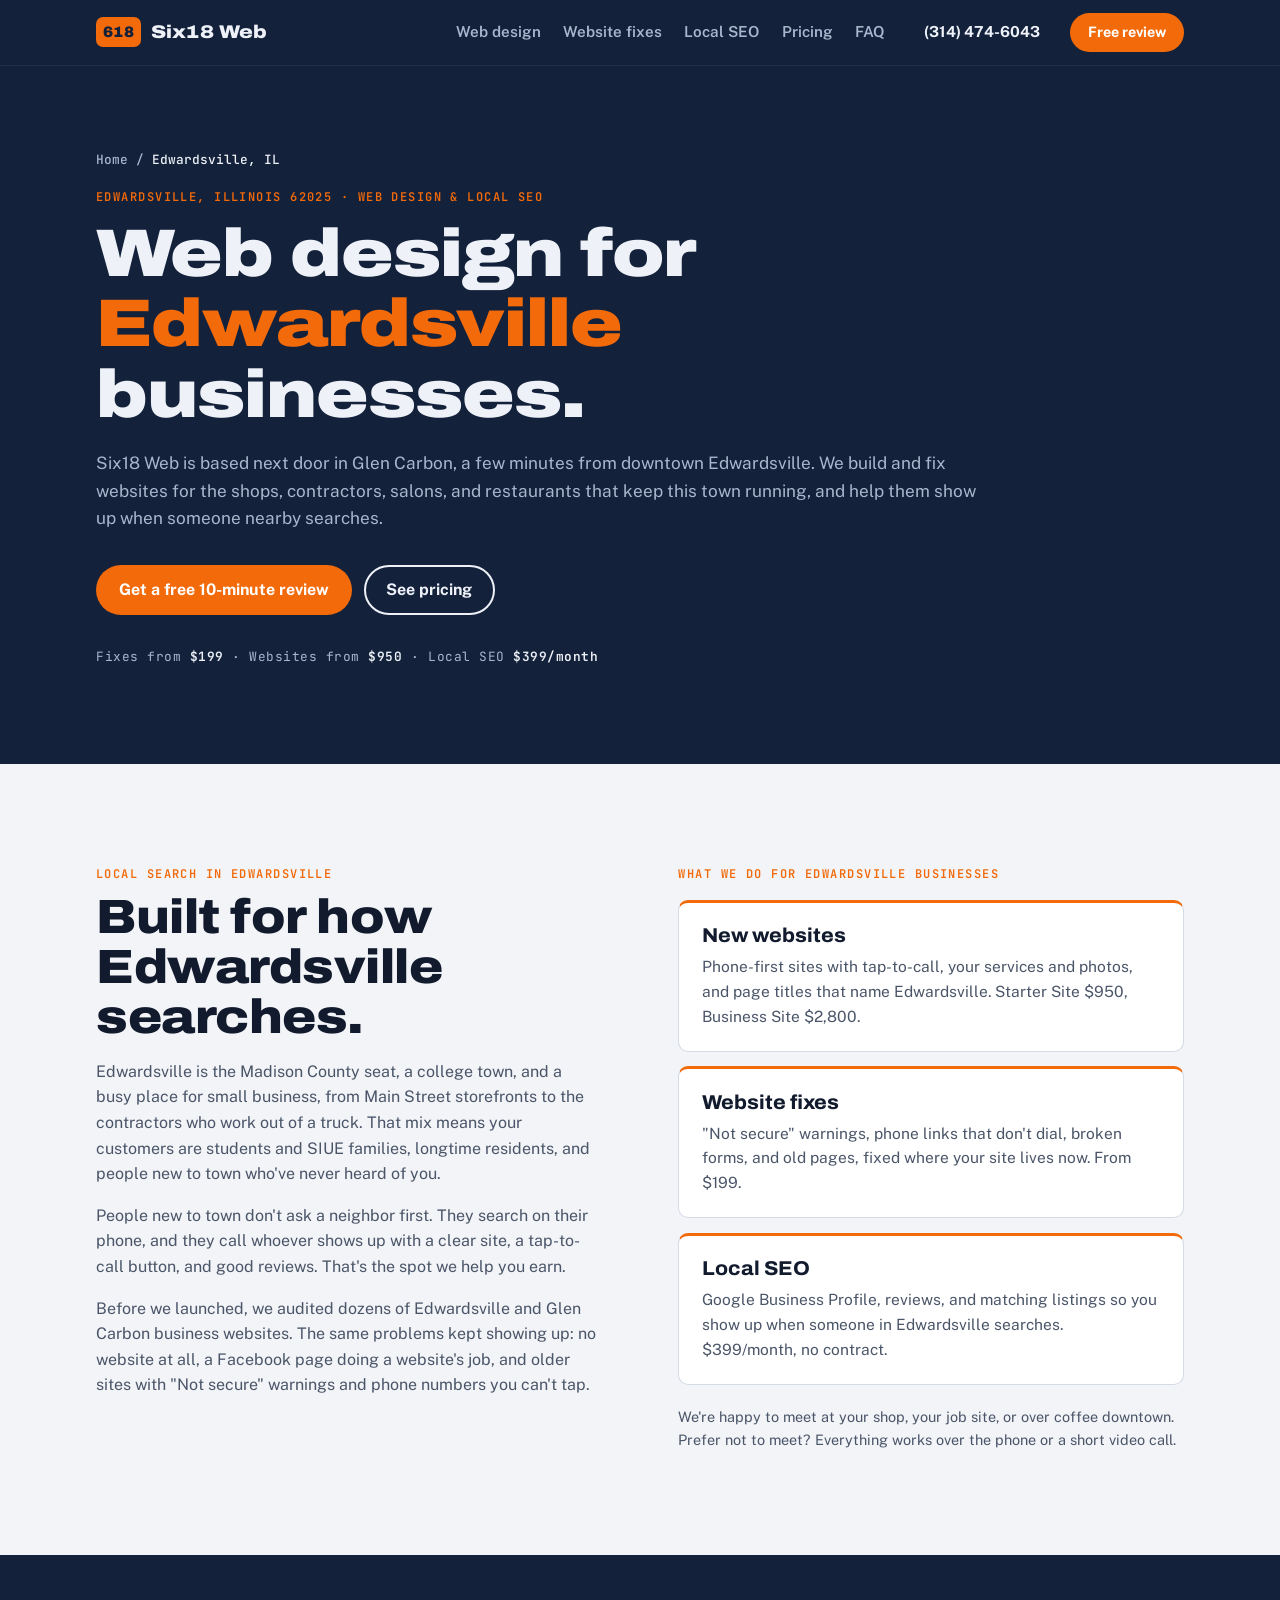
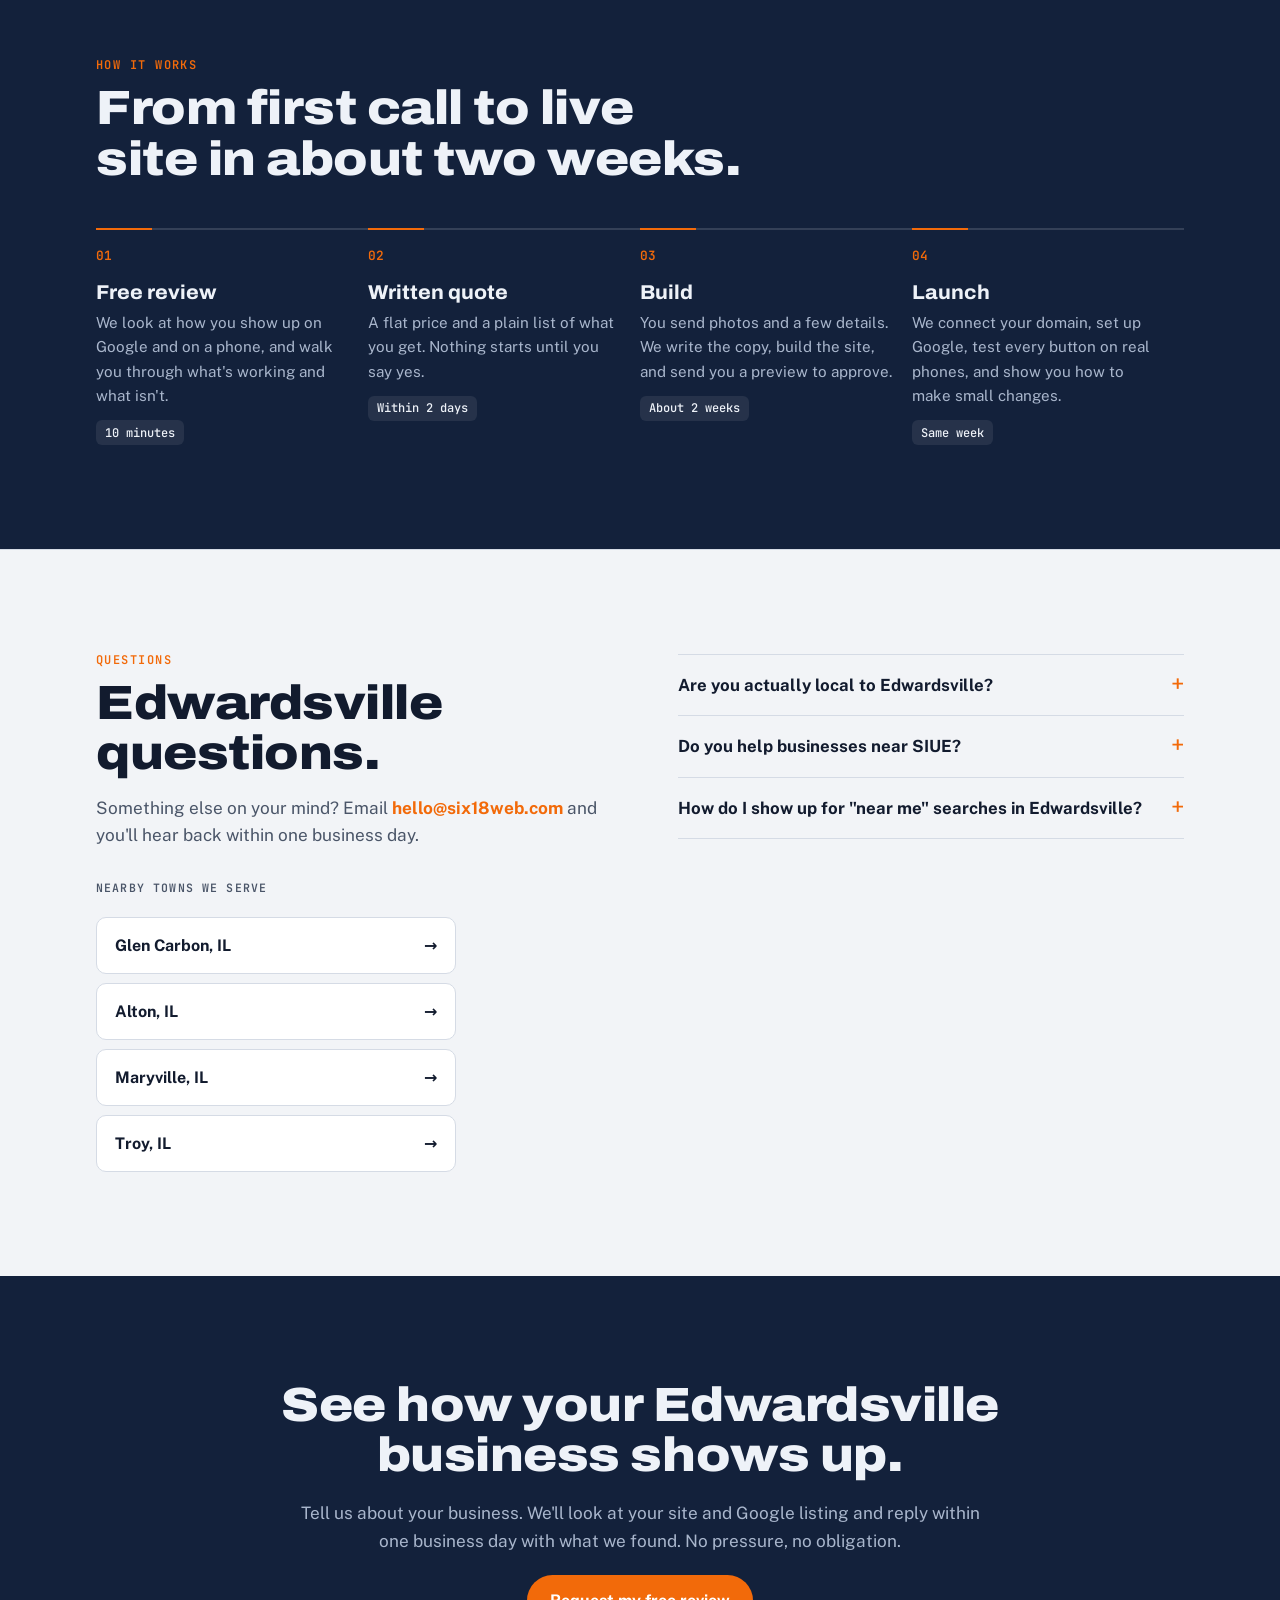
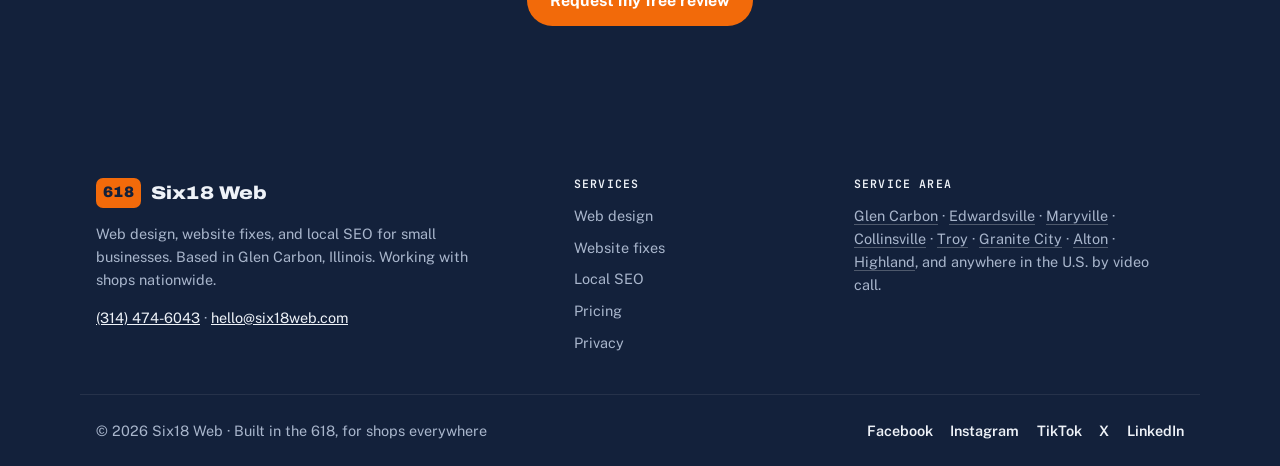
<file: edwardsville-il/index.html>
<!doctype html>
<html lang="en">
<head>
<meta charset="utf-8">
<meta name="viewport" content="width=device-width, initial-scale=1, viewport-fit=cover">
<title>Edwardsville, IL Web Design &amp; Local SEO | Six18 Web</title>
<meta name="description" content="Websites, website fixes, and local SEO for Edwardsville, IL businesses. Based next door in Glen Carbon. Flat prices and a free 10-minute site review.">
<link rel="canonical" href="https://six18web.com/edwardsville-il/">
<meta name="robots" content="index, follow, max-image-preview:large">
<meta property="og:type" content="website">
<meta property="og:site_name" content="Six18 Web">
<meta property="og:locale" content="en_US">
<meta property="og:title" content="Edwardsville, IL Web Design &amp; Local SEO | Six18 Web">
<meta property="og:description" content="Websites, website fixes, and local SEO for Edwardsville, IL businesses. Based next door in Glen Carbon. Flat prices and a free 10-minute site review.">
<meta property="og:url" content="https://six18web.com/edwardsville-il/">
<meta property="og:image" content="https://six18web.com/og-image.png">
<meta property="og:image:width" content="1200">
<meta property="og:image:height" content="630">
<meta property="og:image:alt" content="Six18 Web: websites that make your phone ring">
<meta name="twitter:card" content="summary_large_image">
<meta name="twitter:site" content="@six18web">
<meta name="twitter:title" content="Edwardsville, IL Web Design &amp; Local SEO | Six18 Web">
<meta name="twitter:description" content="Websites, website fixes, and local SEO for Edwardsville, IL businesses. Based next door in Glen Carbon. Flat prices and a free 10-minute site review.">
<meta name="twitter:image" content="https://six18web.com/og-image.png">
<meta name="theme-color" content="#13213B">
<meta name="format-detection" content="telephone=no">
<link rel="icon" type="image/png" href="/favicon.png">
<link rel="apple-touch-icon" href="/logo.png">
<script type="application/ld+json">{"@context":"https://schema.org","@graph":[{"@type":"ProfessionalService","@id":"https://six18web.com/#business","name":"Six18 Web","alternateName":"Six18 Web Co.","url":"https://six18web.com/","email":"hello@six18web.com","telephone":"+1-314-474-6043","logo":"https://six18web.com/logo.png","image":"https://six18web.com/og-image.png","description":"Web design, website fixes, and local SEO for small businesses. Based in Glen Carbon, Illinois, serving small businesses nationwide.","slogan":"Websites that make your phone ring.","priceRange":"$199–$2,800","address":{"@type":"PostalAddress","addressLocality":"Glen Carbon","addressRegion":"IL","postalCode":"62034","addressCountry":"US"},"areaServed":[{"@type":"City","name":"Glen Carbon, IL"},{"@type":"City","name":"Edwardsville, IL"},{"@type":"City","name":"Maryville, IL"},{"@type":"City","name":"Collinsville, IL"},{"@type":"City","name":"Troy, IL"},{"@type":"City","name":"Granite City, IL"},{"@type":"City","name":"Alton, IL"},{"@type":"City","name":"Highland, IL"},{"@type":"Country","name":"United States"}],"knowsAbout":["Web design","Website repair","Local SEO","Google Business Profile","Website accessibility (WCAG 2.1 AA)","Mobile-friendly websites"],"sameAs":["https://www.facebook.com/six18web","https://www.instagram.com/six18web","https://www.tiktok.com/@six18.web","https://x.com/six18web","https://www.linkedin.com/company/six18web"],"hasOfferCatalog":{"@type":"OfferCatalog","name":"Six18 Web services","itemListElement":[{"@type":"Offer","name":"Site Fix-It","price":"199","priceCurrency":"USD","description":"Fixes for an existing website, starting at $199.","url":"https://six18web.com/website-repair/"},{"@type":"Offer","name":"Starter Site","price":"950","priceCurrency":"USD","description":"One-page, phone-first website with Google Business Profile setup.","url":"https://six18web.com/web-design/"},{"@type":"Offer","name":"Business Site","price":"2800","priceCurrency":"USD","description":"Up to 6 pages, quote or booking form, town pages, and local SEO setup.","url":"https://six18web.com/web-design/"},{"@type":"Offer","name":"Care Plan","price":"89","priceCurrency":"USD","description":"Hosting, updates, backups, and up to 1 hour of edits a month.","priceSpecification":{"@type":"UnitPriceSpecification","price":"89","priceCurrency":"USD","unitText":"MONTH"},"url":"https://six18web.com/#pricing"},{"@type":"Offer","name":"Local Search","price":"399","priceCurrency":"USD","description":"Monthly Google Business Profile, reviews, listings, and reporting.","priceSpecification":{"@type":"UnitPriceSpecification","price":"399","priceCurrency":"USD","unitText":"MONTH"},"url":"https://six18web.com/local-seo/"}]}},{"@type":"WebSite","@id":"https://six18web.com/#website","url":"https://six18web.com/","name":"Six18 Web","publisher":{"@id":"https://six18web.com/#business"}},{"@type":"WebPage","@id":"https://six18web.com/edwardsville-il/","url":"https://six18web.com/edwardsville-il/","name":"Edwardsville, IL Web Design & Local SEO | Six18 Web","description":"Websites, website fixes, and local SEO for Edwardsville, IL businesses. Based next door in Glen Carbon. Flat prices and a free 10-minute site review.","isPartOf":{"@id":"https://six18web.com/#website"},"breadcrumb":{"@id":"https://six18web.com/edwardsville-il/#breadcrumb"},"about":{"@id":"https://six18web.com/edwardsville-il/#service"}},{"@type":"Service","@id":"https://six18web.com/edwardsville-il/#service","name":"Web design and local SEO in Edwardsville, IL","serviceType":"Web design, website repair, and local SEO","provider":{"@id":"https://six18web.com/#business"},"areaServed":{"@type":"City","name":"Edwardsville, IL"},"description":"Websites, website fixes, and local SEO for Edwardsville, IL businesses. Based next door in Glen Carbon. Flat prices and a free 10-minute site review."},{"@type":"BreadcrumbList","@id":"https://six18web.com/edwardsville-il/#breadcrumb","itemListElement":[{"@type":"ListItem","position":1,"name":"Home","item":"https://six18web.com/"},{"@type":"ListItem","position":2,"name":"Edwardsville, IL","item":"https://six18web.com/edwardsville-il/"}]},{"@type":"FAQPage","@id":"https://six18web.com/edwardsville-il/#faq","mainEntity":[{"@type":"Question","name":"Are you actually local to Edwardsville?","acceptedAnswer":{"@type":"Answer","text":"Yes. Six18 Web is based next door in Glen Carbon. We can meet in person anywhere in Edwardsville, and everything also works over the phone or a short video call."}},{"@type":"Question","name":"Do you help businesses near SIUE?","acceptedAnswer":{"@type":"Answer","text":"Yes. If you serve students, staff, or visiting families, we'll make sure your site and Google listing make it easy for people who are new to the area to find you, see your hours, and call."}},{"@type":"Question","name":"How do I show up for \"near me\" searches in Edwardsville?","acceptedAnswer":{"@type":"Answer","text":"Start with a complete Google Business Profile, a website that names your services and Edwardsville clearly, and steady Google reviews. Our Local SEO page explains how it works."}}]}]}</script>
<link rel="preconnect" href="https://fonts.googleapis.com">
<link rel="preconnect" href="https://fonts.gstatic.com" crossorigin>
<link rel="stylesheet" href="https://fonts.googleapis.com/css2?family=Archivo:wdth,wght@62..125,400..900&family=Public+Sans:ital,wght@0,400;0,500;0,600;0,700;1,400&family=JetBrains+Mono:wght@400;600&display=swap">
<link rel="stylesheet" href="/styles.css">
</head>
<body>

<header class="site-head">
  <div class="wrap">
    <a class="logo" href="/" aria-label="Six18 Web home"><span class="logo-mark" aria-hidden="true">618</span><span data-bind="name">Six18 Web</span></a>
    <nav class="nav" aria-label="Main">
      <a href="/web-design/">Web design</a><a href="/website-repair/">Website fixes</a><a href="/local-seo/">Local SEO</a><a href="/#pricing">Pricing</a>
      <a href="/#faq">FAQ</a>
    </nav>
    <a class="head-phone" href="tel:+13144746043" aria-label="Call Six18 Web at (314) 474-6043"><span class="hp-full">(314) 474-6043</span><span class="hp-short">Call</span></a>
    <a class="btn btn-primary head-call" href="/#contact">Free review</a>
  </div>
</header>

<main id="top">
  <section class="hero sub-hero">
    <div class="wrap sub-hero-wrap">
      <nav class="crumbs" aria-label="Breadcrumb"><a href="/">Home</a><span aria-hidden="true">/</span><span aria-current="page">Edwardsville, IL</span></nav>
      <p class="eyebrow">Edwardsville, Illinois 62025 · Web design &amp; local SEO</p>
      <h1>Web design for <em>Edwardsville</em> businesses.</h1>
      <p class="lede">Six18 Web is based next door in Glen Carbon, a few minutes from downtown Edwardsville. We build and fix websites for the shops, contractors, salons, and restaurants that keep this town running, and help them show up when someone nearby searches.</p>
      <div class="hero-ctas">
        <a class="btn btn-primary" href="/#contact">Get a free 10-minute review</a>
        <a class="btn btn-ghost" href="/#pricing">See pricing</a>
      </div>
      <p class="towns">Fixes from <b>$199</b> · Websites from <b>$950</b> · Local SEO <b>$399/month</b></p>
    </div>
  </section>

  <section>
    <div class="wrap two">
      <div class="prose">
        <p class="eyebrow">Local search in Edwardsville</p>
        <h2 style="margin-top:.75rem">Built for how Edwardsville searches.</h2>
        <p>Edwardsville is the Madison County seat, a college town, and a busy place for small business, from Main Street storefronts to the contractors who work out of a truck. That mix means your customers are students and SIUE families, longtime residents, and people new to town who've never heard of you.</p><p>People new to town don't ask a neighbor first. They search on their phone, and they call whoever shows up with a clear site, a tap-to-call button, and good reviews. That's the spot we help you earn.</p><p>Before we launched, we audited dozens of Edwardsville and Glen Carbon business websites. The same problems kept showing up: no website at all, a Facebook page doing a website's job, and older sites with "Not secure" warnings and phone numbers you can't tap.</p>
      </div>
      <div>
        <p class="eyebrow">What we do for Edwardsville businesses</p>
        <ul class="feature-grid one-col">
          <li><h3><a href="/web-design/">New websites</a></h3><p>Phone-first sites with tap-to-call, your services and photos, and page titles that name Edwardsville. Starter Site $950, Business Site $2,800.</p></li>
          <li><h3><a href="/website-repair/">Website fixes</a></h3><p>"Not secure" warnings, phone links that don't dial, broken forms, and old pages, fixed where your site lives now. From $199.</p></li>
          <li><h3><a href="/local-seo/">Local SEO</a></h3><p>Google Business Profile, reviews, and matching listings so you show up when someone in Edwardsville searches. $399/month, no contract.</p></li>
        </ul>
        <p class="price-note">We're happy to meet at your shop, your job site, or over coffee downtown. Prefer not to meet? Everything works over the phone or a short video call.</p>
      </div>
    </div>
  </section>

  <section class="process">
    <div class="wrap">
      <p class="eyebrow">How it works</p>
      <h2 style="margin-top:.75rem">From first call to live site in about two weeks.</h2>
      <div class="steps">
        <div class="step"><h3>Free review</h3><p>We look at how you show up on Google and on a phone, and walk you through what's working and what isn't.</p><span class="when">10 minutes</span></div>
        <div class="step"><h3>Written quote</h3><p>A flat price and a plain list of what you get. Nothing starts until you say yes.</p><span class="when">Within 2 days</span></div>
        <div class="step"><h3>Build</h3><p>You send photos and a few details. We write the copy, build the site, and send you a preview to approve.</p><span class="when">About 2 weeks</span></div>
        <div class="step"><h3>Launch</h3><p>We connect your domain, set up Google, test every button on real phones, and show you how to make small changes.</p><span class="when">Same week</span></div>
      </div>
    </div>
  </section>

  <section class="sub-faq" id="faq">
    <div class="wrap two">
      <div>
        <p class="eyebrow">Questions</p>
        <h2 style="margin-top:.75rem">Edwardsville questions.</h2>
        <p class="lede" style="margin-top:1rem">Something else on your mind? Email <a href="mailto:hello@six18web.com">hello@six18web.com</a> and you'll hear back within one business day.</p>
        <div class="svc-links"><p class="foot-h" style="color:var(--muted)">Nearby towns we serve</p><a class="svc-link" href="/glen-carbon-il/"><span>Glen Carbon, IL</span><span aria-hidden="true">→</span></a><a class="svc-link" href="/alton-il/"><span>Alton, IL</span><span aria-hidden="true">→</span></a><a class="svc-link" href="/maryville-il/"><span>Maryville, IL</span><span aria-hidden="true">→</span></a><a class="svc-link" href="/troy-il/"><span>Troy, IL</span><span aria-hidden="true">→</span></a></div>
      </div>
      <div><details><summary>Are you actually local to Edwardsville?</summary><p>Yes. Six18 Web is based next door in Glen Carbon. We can meet in person anywhere in Edwardsville, and everything also works over the phone or a short video call.</p></details><details><summary>Do you help businesses near SIUE?</summary><p>Yes. If you serve students, staff, or visiting families, we'll make sure your site and Google listing make it easy for people who are new to the area to find you, see your hours, and call.</p></details><details><summary>How do I show up for "near me" searches in Edwardsville?</summary><p>Start with a complete Google Business Profile, a website that names your services and Edwardsville clearly, and steady Google reviews. Our <a href="/local-seo/">Local SEO</a> page explains how it works.</p></details></div>
    </div>
  </section>
  <section class="cta-band">
    <div class="wrap">
      <h2>See how your Edwardsville business shows up.</h2>
      <p class="lede">Tell us about your business. We'll look at your site and Google listing and reply within one business day with what we found. No pressure, no obligation.</p>
      <a class="btn btn-primary" href="/#contact">Request my free review</a>
    </div>
  </section>
</main>
<footer>
  <div class="wrap foot-grid">
    <div class="foot-brand">
      <a class="logo" href="/"><span class="logo-mark" aria-hidden="true">618</span><span>Six18 Web</span></a>
      <p>Web design, website fixes, and local SEO for small businesses. Based in Glen Carbon, Illinois. Working with shops nationwide.</p>
      <p><a href="tel:+13144746043">(314) 474-6043</a> · <a href="mailto:hello@six18web.com">hello@six18web.com</a></p>
    </div>
    <nav aria-label="Services"><p class="foot-h">Services</p><ul><li><a href="/web-design/">Web design</a></li><li><a href="/website-repair/">Website fixes</a></li><li><a href="/local-seo/">Local SEO</a></li><li><a href="/#pricing">Pricing</a></li><li><a href="/privacy/">Privacy</a></li></ul></nav>
    <div><p class="foot-h">Service area</p><p class="foot-towns"><a href="/glen-carbon-il/">Glen Carbon</a> · <a href="/edwardsville-il/">Edwardsville</a> · <a href="/maryville-il/">Maryville</a> · <a href="/collinsville-il/">Collinsville</a> · <a href="/troy-il/">Troy</a> · <a href="/granite-city-il/">Granite City</a> · <a href="/alton-il/">Alton</a> · <a href="/highland-il/">Highland</a>, and anywhere in the U.S. by video call.</p></div>
  </div>
  <div class="wrap foot-bottom">
    <span>© <span id="yr">2026</span> Six18 Web · Built in the 618, for shops everywhere</span>
    <nav class="socials" aria-label="Social media"><a href="https://www.facebook.com/six18web" target="_blank" rel="noopener">Facebook</a><a href="https://www.instagram.com/six18web" target="_blank" rel="noopener">Instagram</a><a href="https://www.tiktok.com/@six18.web" target="_blank" rel="noopener">TikTok</a><a href="https://x.com/six18web" target="_blank" rel="noopener">X</a><a href="https://www.linkedin.com/company/six18web" target="_blank" rel="noopener">LinkedIn</a></nav>
  </div>
</footer>
<script>document.getElementById('yr').textContent = new Date().getFullYear();</script>
</body>
</html>
</file>
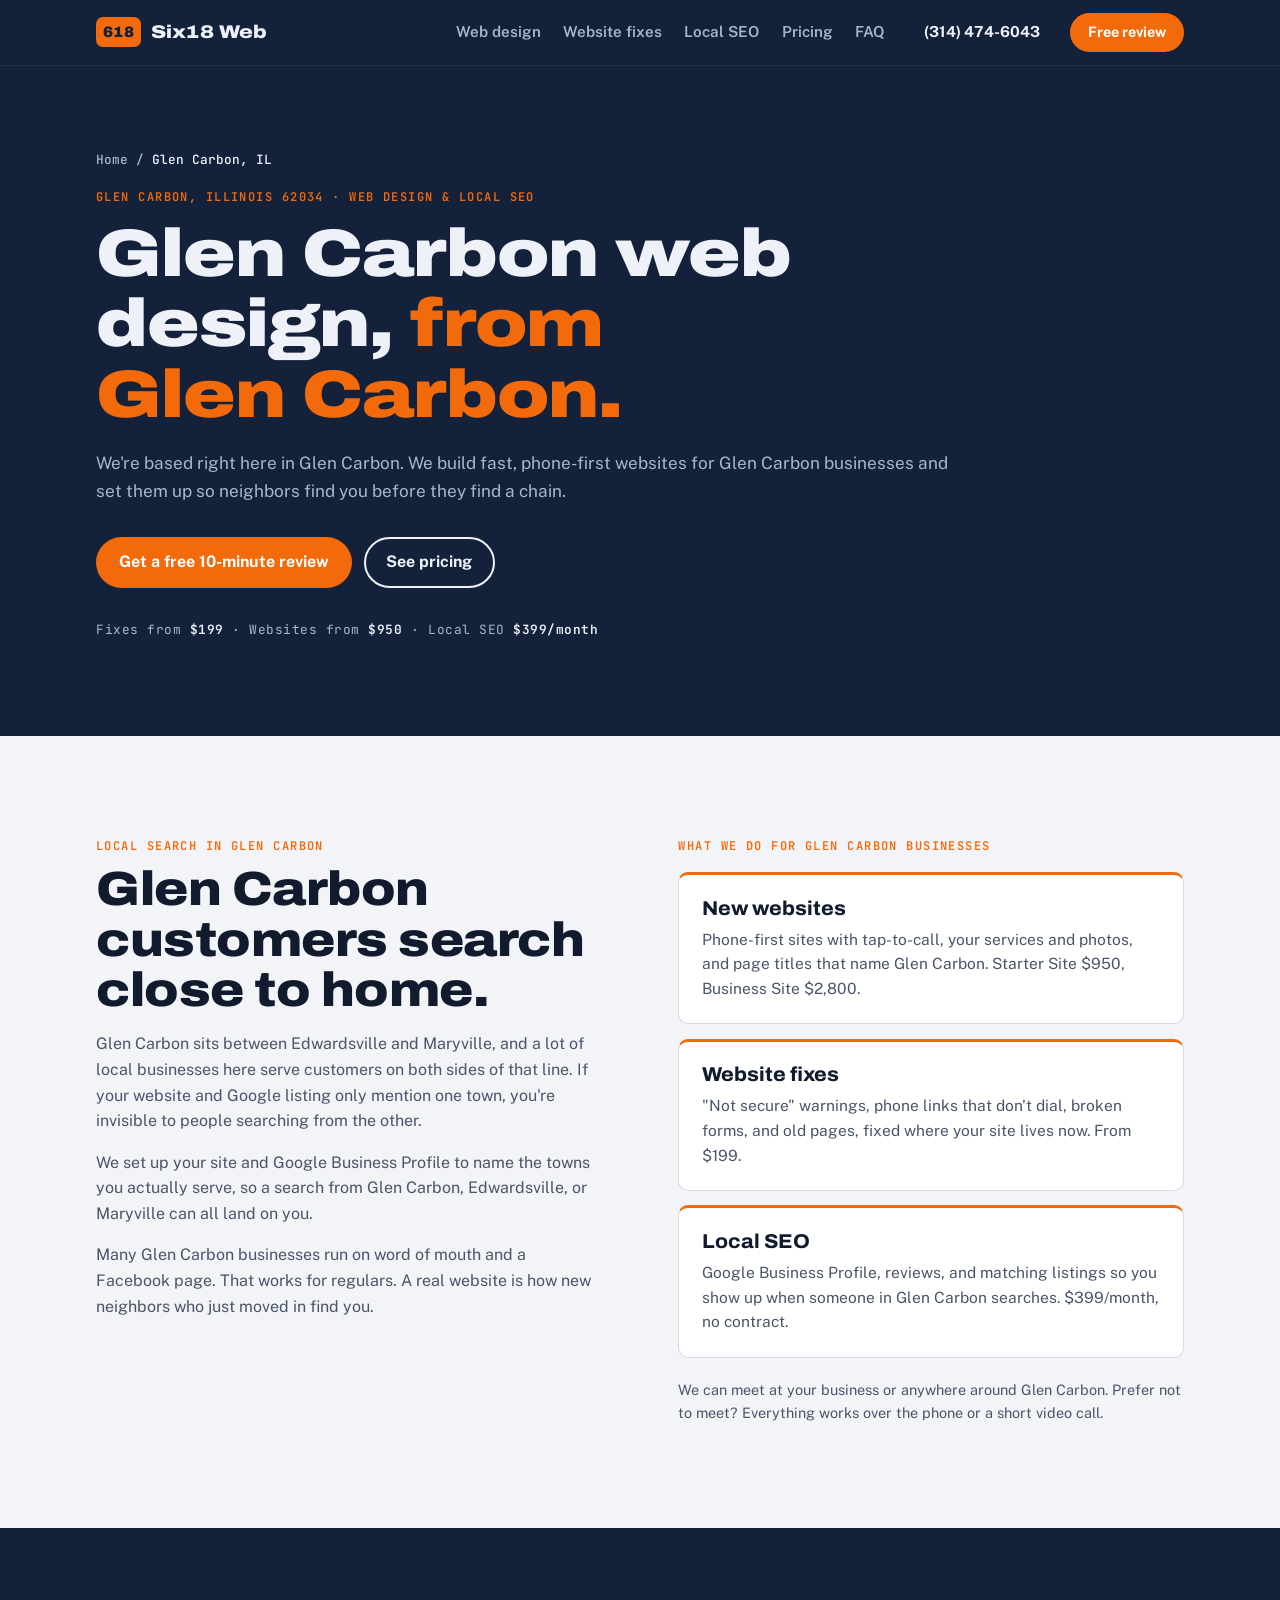
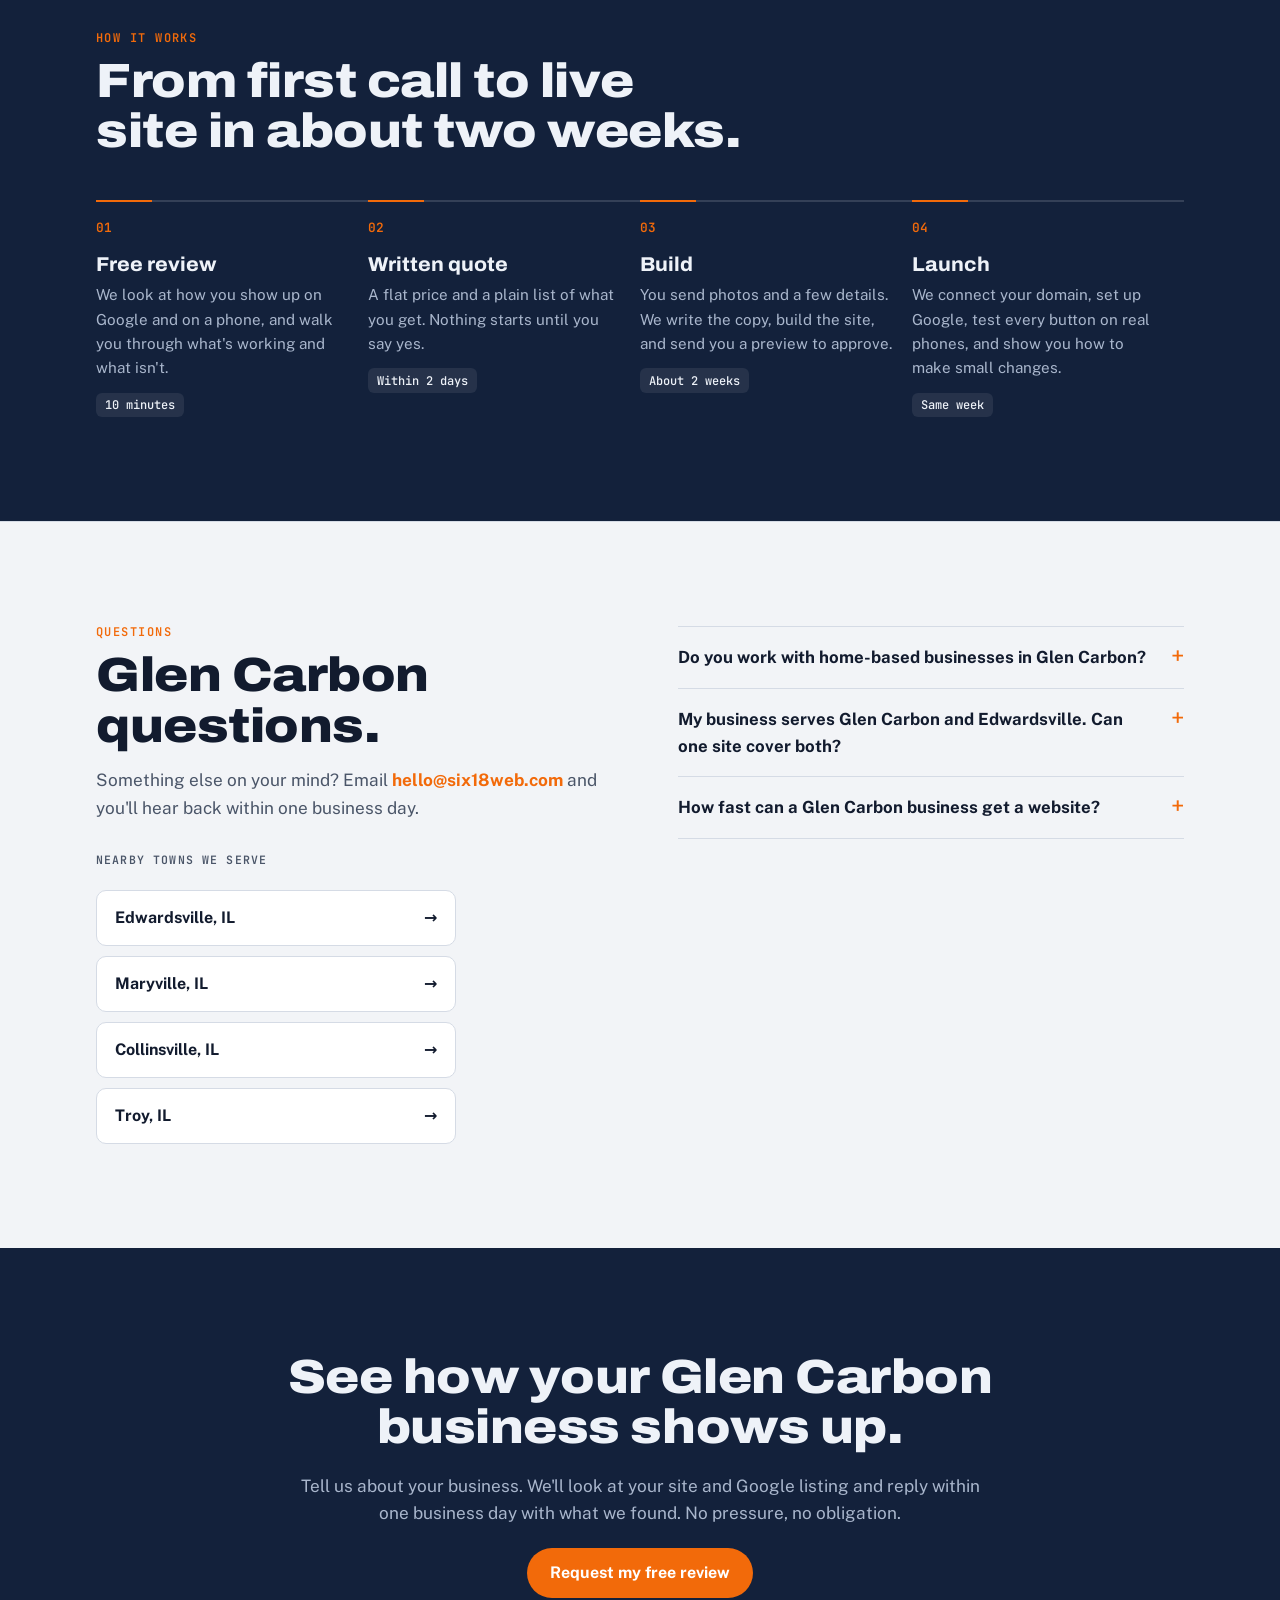
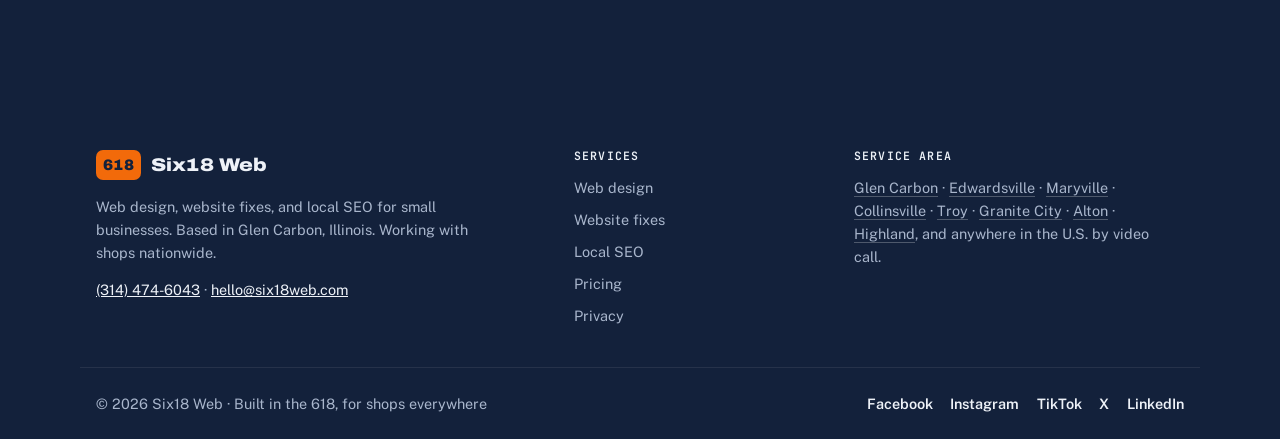
<file: glen-carbon-il/index.html>
<!doctype html>
<html lang="en">
<head>
<meta charset="utf-8">
<meta name="viewport" content="width=device-width, initial-scale=1, viewport-fit=cover">
<title>Glen Carbon, IL Web Design &amp; Local SEO | Six18 Web</title>
<meta name="description" content="Glen Carbon, IL web design, website fixes, and local SEO from a team based right here. Phone-first sites, flat prices, and a free 10-minute site review.">
<link rel="canonical" href="https://six18web.com/glen-carbon-il/">
<meta name="robots" content="index, follow, max-image-preview:large">
<meta property="og:type" content="website">
<meta property="og:site_name" content="Six18 Web">
<meta property="og:locale" content="en_US">
<meta property="og:title" content="Glen Carbon, IL Web Design &amp; Local SEO | Six18 Web">
<meta property="og:description" content="Glen Carbon, IL web design, website fixes, and local SEO from a team based right here. Phone-first sites, flat prices, and a free 10-minute site review.">
<meta property="og:url" content="https://six18web.com/glen-carbon-il/">
<meta property="og:image" content="https://six18web.com/og-image.png">
<meta property="og:image:width" content="1200">
<meta property="og:image:height" content="630">
<meta property="og:image:alt" content="Six18 Web: websites that make your phone ring">
<meta name="twitter:card" content="summary_large_image">
<meta name="twitter:site" content="@six18web">
<meta name="twitter:title" content="Glen Carbon, IL Web Design &amp; Local SEO | Six18 Web">
<meta name="twitter:description" content="Glen Carbon, IL web design, website fixes, and local SEO from a team based right here. Phone-first sites, flat prices, and a free 10-minute site review.">
<meta name="twitter:image" content="https://six18web.com/og-image.png">
<meta name="theme-color" content="#13213B">
<meta name="format-detection" content="telephone=no">
<link rel="icon" type="image/png" href="/favicon.png">
<link rel="apple-touch-icon" href="/logo.png">
<script type="application/ld+json">{"@context":"https://schema.org","@graph":[{"@type":"ProfessionalService","@id":"https://six18web.com/#business","name":"Six18 Web","alternateName":"Six18 Web Co.","url":"https://six18web.com/","email":"hello@six18web.com","telephone":"+1-314-474-6043","logo":"https://six18web.com/logo.png","image":"https://six18web.com/og-image.png","description":"Web design, website fixes, and local SEO for small businesses. Based in Glen Carbon, Illinois, serving small businesses nationwide.","slogan":"Websites that make your phone ring.","priceRange":"$199–$2,800","address":{"@type":"PostalAddress","addressLocality":"Glen Carbon","addressRegion":"IL","postalCode":"62034","addressCountry":"US"},"areaServed":[{"@type":"City","name":"Glen Carbon, IL"},{"@type":"City","name":"Edwardsville, IL"},{"@type":"City","name":"Maryville, IL"},{"@type":"City","name":"Collinsville, IL"},{"@type":"City","name":"Troy, IL"},{"@type":"City","name":"Granite City, IL"},{"@type":"City","name":"Alton, IL"},{"@type":"City","name":"Highland, IL"},{"@type":"Country","name":"United States"}],"knowsAbout":["Web design","Website repair","Local SEO","Google Business Profile","Website accessibility (WCAG 2.1 AA)","Mobile-friendly websites"],"sameAs":["https://www.facebook.com/six18web","https://www.instagram.com/six18web","https://www.tiktok.com/@six18.web","https://x.com/six18web","https://www.linkedin.com/company/six18web"],"hasOfferCatalog":{"@type":"OfferCatalog","name":"Six18 Web services","itemListElement":[{"@type":"Offer","name":"Site Fix-It","price":"199","priceCurrency":"USD","description":"Fixes for an existing website, starting at $199.","url":"https://six18web.com/website-repair/"},{"@type":"Offer","name":"Starter Site","price":"950","priceCurrency":"USD","description":"One-page, phone-first website with Google Business Profile setup.","url":"https://six18web.com/web-design/"},{"@type":"Offer","name":"Business Site","price":"2800","priceCurrency":"USD","description":"Up to 6 pages, quote or booking form, town pages, and local SEO setup.","url":"https://six18web.com/web-design/"},{"@type":"Offer","name":"Care Plan","price":"89","priceCurrency":"USD","description":"Hosting, updates, backups, and up to 1 hour of edits a month.","priceSpecification":{"@type":"UnitPriceSpecification","price":"89","priceCurrency":"USD","unitText":"MONTH"},"url":"https://six18web.com/#pricing"},{"@type":"Offer","name":"Local Search","price":"399","priceCurrency":"USD","description":"Monthly Google Business Profile, reviews, listings, and reporting.","priceSpecification":{"@type":"UnitPriceSpecification","price":"399","priceCurrency":"USD","unitText":"MONTH"},"url":"https://six18web.com/local-seo/"}]}},{"@type":"WebSite","@id":"https://six18web.com/#website","url":"https://six18web.com/","name":"Six18 Web","publisher":{"@id":"https://six18web.com/#business"}},{"@type":"WebPage","@id":"https://six18web.com/glen-carbon-il/","url":"https://six18web.com/glen-carbon-il/","name":"Glen Carbon, IL Web Design & Local SEO | Six18 Web","description":"Glen Carbon, IL web design, website fixes, and local SEO from a team based right here. Phone-first sites, flat prices, and a free 10-minute site review.","isPartOf":{"@id":"https://six18web.com/#website"},"breadcrumb":{"@id":"https://six18web.com/glen-carbon-il/#breadcrumb"},"about":{"@id":"https://six18web.com/glen-carbon-il/#service"}},{"@type":"Service","@id":"https://six18web.com/glen-carbon-il/#service","name":"Web design and local SEO in Glen Carbon, IL","serviceType":"Web design, website repair, and local SEO","provider":{"@id":"https://six18web.com/#business"},"areaServed":{"@type":"City","name":"Glen Carbon, IL"},"description":"Glen Carbon, IL web design, website fixes, and local SEO from a team based right here. Phone-first sites, flat prices, and a free 10-minute site review."},{"@type":"BreadcrumbList","@id":"https://six18web.com/glen-carbon-il/#breadcrumb","itemListElement":[{"@type":"ListItem","position":1,"name":"Home","item":"https://six18web.com/"},{"@type":"ListItem","position":2,"name":"Glen Carbon, IL","item":"https://six18web.com/glen-carbon-il/"}]},{"@type":"FAQPage","@id":"https://six18web.com/glen-carbon-il/#faq","mainEntity":[{"@type":"Question","name":"Do you work with home-based businesses in Glen Carbon?","acceptedAnswer":{"@type":"Answer","text":"Yes. Google lets service businesses hide their home address and show a service area instead. We'll set that up so you get found without listing your house."}},{"@type":"Question","name":"My business serves Glen Carbon and Edwardsville. Can one site cover both?","acceptedAnswer":{"@type":"Answer","text":"Yes. We name every town you serve on your site and Google listing, and the Business Site package includes separate town pages for your service area."}},{"@type":"Question","name":"How fast can a Glen Carbon business get a website?","acceptedAnswer":{"@type":"Answer","text":"About two weeks from the day we get your photos and details. See web design for what's included."}}]}]}</script>
<link rel="preconnect" href="https://fonts.googleapis.com">
<link rel="preconnect" href="https://fonts.gstatic.com" crossorigin>
<link rel="stylesheet" href="https://fonts.googleapis.com/css2?family=Archivo:wdth,wght@62..125,400..900&family=Public+Sans:ital,wght@0,400;0,500;0,600;0,700;1,400&family=JetBrains+Mono:wght@400;600&display=swap">
<link rel="stylesheet" href="/styles.css">
</head>
<body>

<header class="site-head">
  <div class="wrap">
    <a class="logo" href="/" aria-label="Six18 Web home"><span class="logo-mark" aria-hidden="true">618</span><span data-bind="name">Six18 Web</span></a>
    <nav class="nav" aria-label="Main">
      <a href="/web-design/">Web design</a><a href="/website-repair/">Website fixes</a><a href="/local-seo/">Local SEO</a><a href="/#pricing">Pricing</a>
      <a href="/#faq">FAQ</a>
    </nav>
    <a class="head-phone" href="tel:+13144746043" aria-label="Call Six18 Web at (314) 474-6043"><span class="hp-full">(314) 474-6043</span><span class="hp-short">Call</span></a>
    <a class="btn btn-primary head-call" href="/#contact">Free review</a>
  </div>
</header>

<main id="top">
  <section class="hero sub-hero">
    <div class="wrap sub-hero-wrap">
      <nav class="crumbs" aria-label="Breadcrumb"><a href="/">Home</a><span aria-hidden="true">/</span><span aria-current="page">Glen Carbon, IL</span></nav>
      <p class="eyebrow">Glen Carbon, Illinois 62034 · Web design &amp; local SEO</p>
      <h1>Glen Carbon web design, <em>from Glen Carbon.</em></h1>
      <p class="lede">We're based right here in Glen Carbon. We build fast, phone-first websites for Glen Carbon businesses and set them up so neighbors find you before they find a chain.</p>
      <div class="hero-ctas">
        <a class="btn btn-primary" href="/#contact">Get a free 10-minute review</a>
        <a class="btn btn-ghost" href="/#pricing">See pricing</a>
      </div>
      <p class="towns">Fixes from <b>$199</b> · Websites from <b>$950</b> · Local SEO <b>$399/month</b></p>
    </div>
  </section>

  <section>
    <div class="wrap two">
      <div class="prose">
        <p class="eyebrow">Local search in Glen Carbon</p>
        <h2 style="margin-top:.75rem">Glen Carbon customers search close to home.</h2>
        <p>Glen Carbon sits between Edwardsville and Maryville, and a lot of local businesses here serve customers on both sides of that line. If your website and Google listing only mention one town, you're invisible to people searching from the other.</p><p>We set up your site and Google Business Profile to name the towns you actually serve, so a search from Glen Carbon, Edwardsville, or Maryville can all land on you.</p><p>Many Glen Carbon businesses run on word of mouth and a Facebook page. That works for regulars. A real website is how new neighbors who just moved in find you.</p>
      </div>
      <div>
        <p class="eyebrow">What we do for Glen Carbon businesses</p>
        <ul class="feature-grid one-col">
          <li><h3><a href="/web-design/">New websites</a></h3><p>Phone-first sites with tap-to-call, your services and photos, and page titles that name Glen Carbon. Starter Site $950, Business Site $2,800.</p></li>
          <li><h3><a href="/website-repair/">Website fixes</a></h3><p>"Not secure" warnings, phone links that don't dial, broken forms, and old pages, fixed where your site lives now. From $199.</p></li>
          <li><h3><a href="/local-seo/">Local SEO</a></h3><p>Google Business Profile, reviews, and matching listings so you show up when someone in Glen Carbon searches. $399/month, no contract.</p></li>
        </ul>
        <p class="price-note">We can meet at your business or anywhere around Glen Carbon. Prefer not to meet? Everything works over the phone or a short video call.</p>
      </div>
    </div>
  </section>

  <section class="process">
    <div class="wrap">
      <p class="eyebrow">How it works</p>
      <h2 style="margin-top:.75rem">From first call to live site in about two weeks.</h2>
      <div class="steps">
        <div class="step"><h3>Free review</h3><p>We look at how you show up on Google and on a phone, and walk you through what's working and what isn't.</p><span class="when">10 minutes</span></div>
        <div class="step"><h3>Written quote</h3><p>A flat price and a plain list of what you get. Nothing starts until you say yes.</p><span class="when">Within 2 days</span></div>
        <div class="step"><h3>Build</h3><p>You send photos and a few details. We write the copy, build the site, and send you a preview to approve.</p><span class="when">About 2 weeks</span></div>
        <div class="step"><h3>Launch</h3><p>We connect your domain, set up Google, test every button on real phones, and show you how to make small changes.</p><span class="when">Same week</span></div>
      </div>
    </div>
  </section>

  <section class="sub-faq" id="faq">
    <div class="wrap two">
      <div>
        <p class="eyebrow">Questions</p>
        <h2 style="margin-top:.75rem">Glen Carbon questions.</h2>
        <p class="lede" style="margin-top:1rem">Something else on your mind? Email <a href="mailto:hello@six18web.com">hello@six18web.com</a> and you'll hear back within one business day.</p>
        <div class="svc-links"><p class="foot-h" style="color:var(--muted)">Nearby towns we serve</p><a class="svc-link" href="/edwardsville-il/"><span>Edwardsville, IL</span><span aria-hidden="true">→</span></a><a class="svc-link" href="/maryville-il/"><span>Maryville, IL</span><span aria-hidden="true">→</span></a><a class="svc-link" href="/collinsville-il/"><span>Collinsville, IL</span><span aria-hidden="true">→</span></a><a class="svc-link" href="/troy-il/"><span>Troy, IL</span><span aria-hidden="true">→</span></a></div>
      </div>
      <div><details><summary>Do you work with home-based businesses in Glen Carbon?</summary><p>Yes. Google lets service businesses hide their home address and show a service area instead. We'll set that up so you get found without listing your house.</p></details><details><summary>My business serves Glen Carbon and Edwardsville. Can one site cover both?</summary><p>Yes. We name every town you serve on your site and Google listing, and the Business Site package includes separate town pages for your service area.</p></details><details><summary>How fast can a Glen Carbon business get a website?</summary><p>About two weeks from the day we get your photos and details. See <a href="/web-design/">web design</a> for what's included.</p></details></div>
    </div>
  </section>
  <section class="cta-band">
    <div class="wrap">
      <h2>See how your Glen Carbon business shows up.</h2>
      <p class="lede">Tell us about your business. We'll look at your site and Google listing and reply within one business day with what we found. No pressure, no obligation.</p>
      <a class="btn btn-primary" href="/#contact">Request my free review</a>
    </div>
  </section>
</main>
<footer>
  <div class="wrap foot-grid">
    <div class="foot-brand">
      <a class="logo" href="/"><span class="logo-mark" aria-hidden="true">618</span><span>Six18 Web</span></a>
      <p>Web design, website fixes, and local SEO for small businesses. Based in Glen Carbon, Illinois. Working with shops nationwide.</p>
      <p><a href="tel:+13144746043">(314) 474-6043</a> · <a href="mailto:hello@six18web.com">hello@six18web.com</a></p>
    </div>
    <nav aria-label="Services"><p class="foot-h">Services</p><ul><li><a href="/web-design/">Web design</a></li><li><a href="/website-repair/">Website fixes</a></li><li><a href="/local-seo/">Local SEO</a></li><li><a href="/#pricing">Pricing</a></li><li><a href="/privacy/">Privacy</a></li></ul></nav>
    <div><p class="foot-h">Service area</p><p class="foot-towns"><a href="/glen-carbon-il/">Glen Carbon</a> · <a href="/edwardsville-il/">Edwardsville</a> · <a href="/maryville-il/">Maryville</a> · <a href="/collinsville-il/">Collinsville</a> · <a href="/troy-il/">Troy</a> · <a href="/granite-city-il/">Granite City</a> · <a href="/alton-il/">Alton</a> · <a href="/highland-il/">Highland</a>, and anywhere in the U.S. by video call.</p></div>
  </div>
  <div class="wrap foot-bottom">
    <span>© <span id="yr">2026</span> Six18 Web · Built in the 618, for shops everywhere</span>
    <nav class="socials" aria-label="Social media"><a href="https://www.facebook.com/six18web" target="_blank" rel="noopener">Facebook</a><a href="https://www.instagram.com/six18web" target="_blank" rel="noopener">Instagram</a><a href="https://www.tiktok.com/@six18.web" target="_blank" rel="noopener">TikTok</a><a href="https://x.com/six18web" target="_blank" rel="noopener">X</a><a href="https://www.linkedin.com/company/six18web" target="_blank" rel="noopener">LinkedIn</a></nav>
  </div>
</footer>
<script>document.getElementById('yr').textContent = new Date().getFullYear();</script>
</body>
</html>
</file>
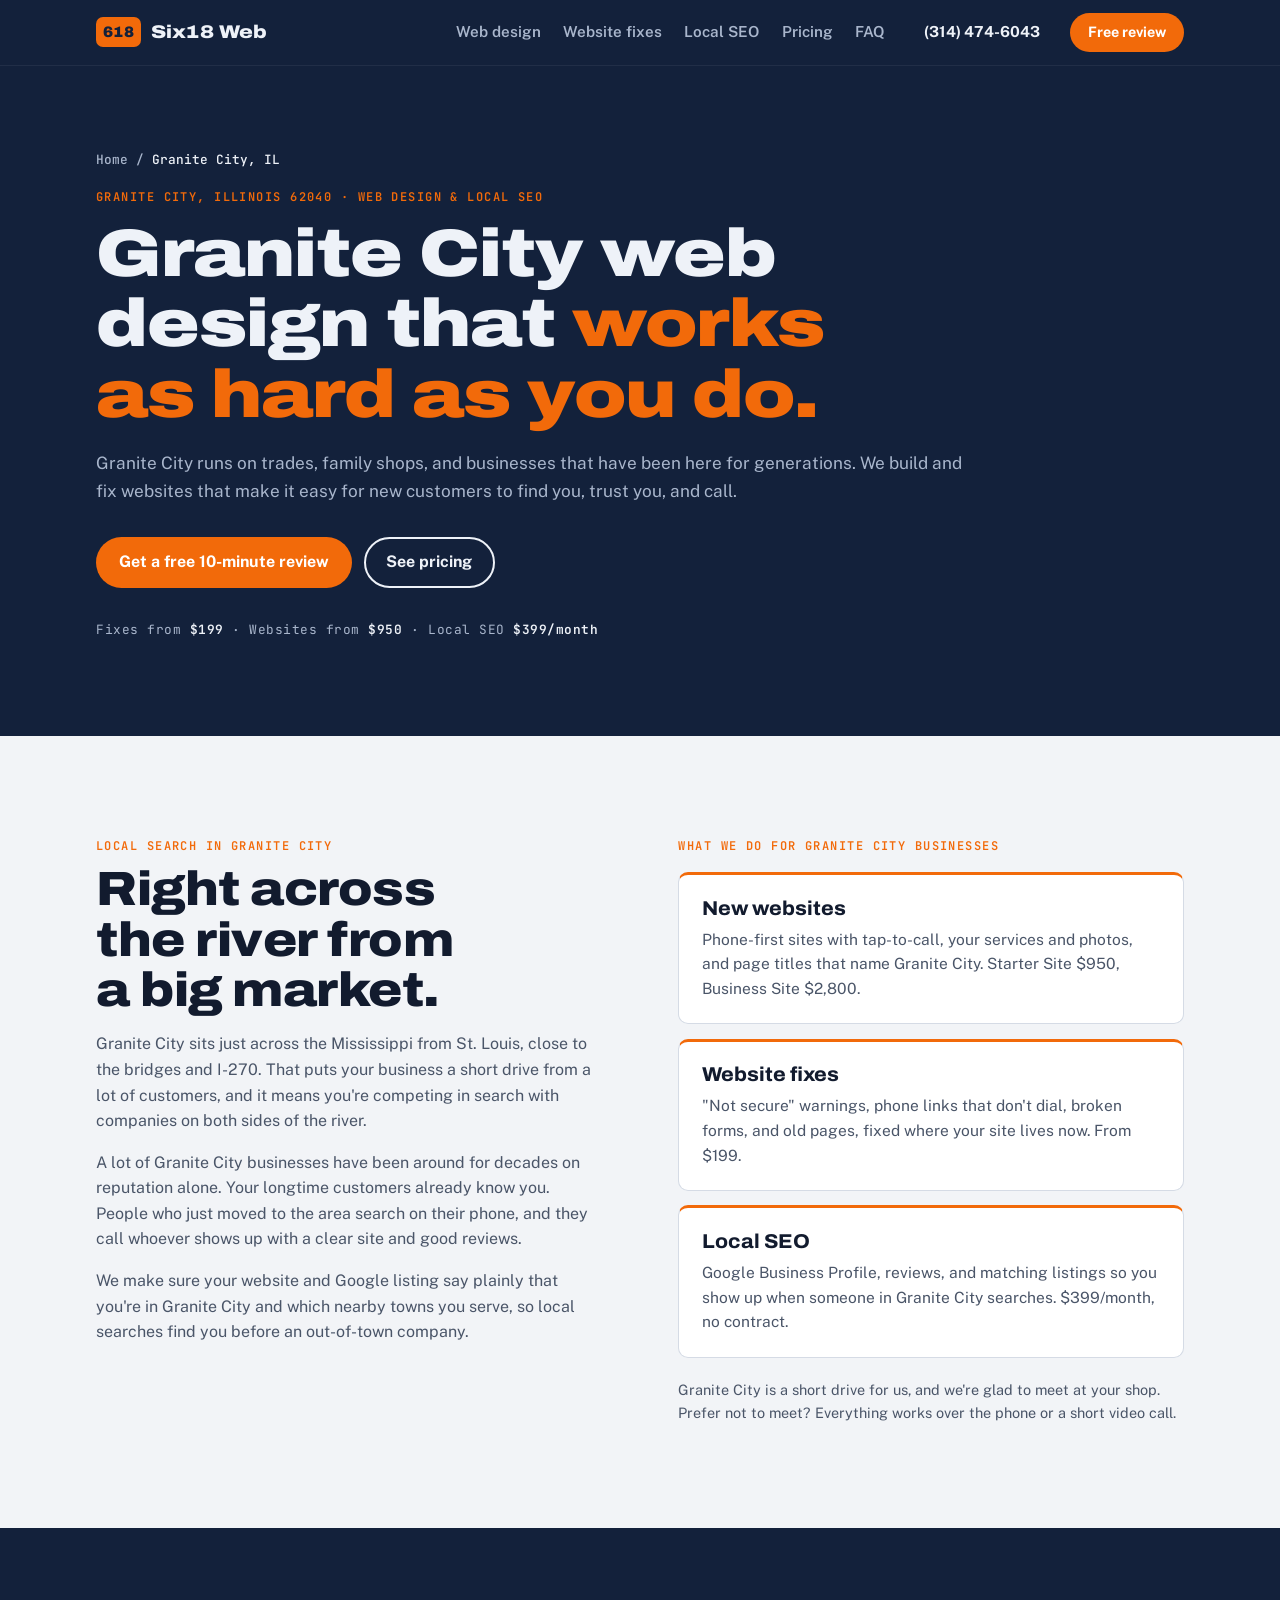
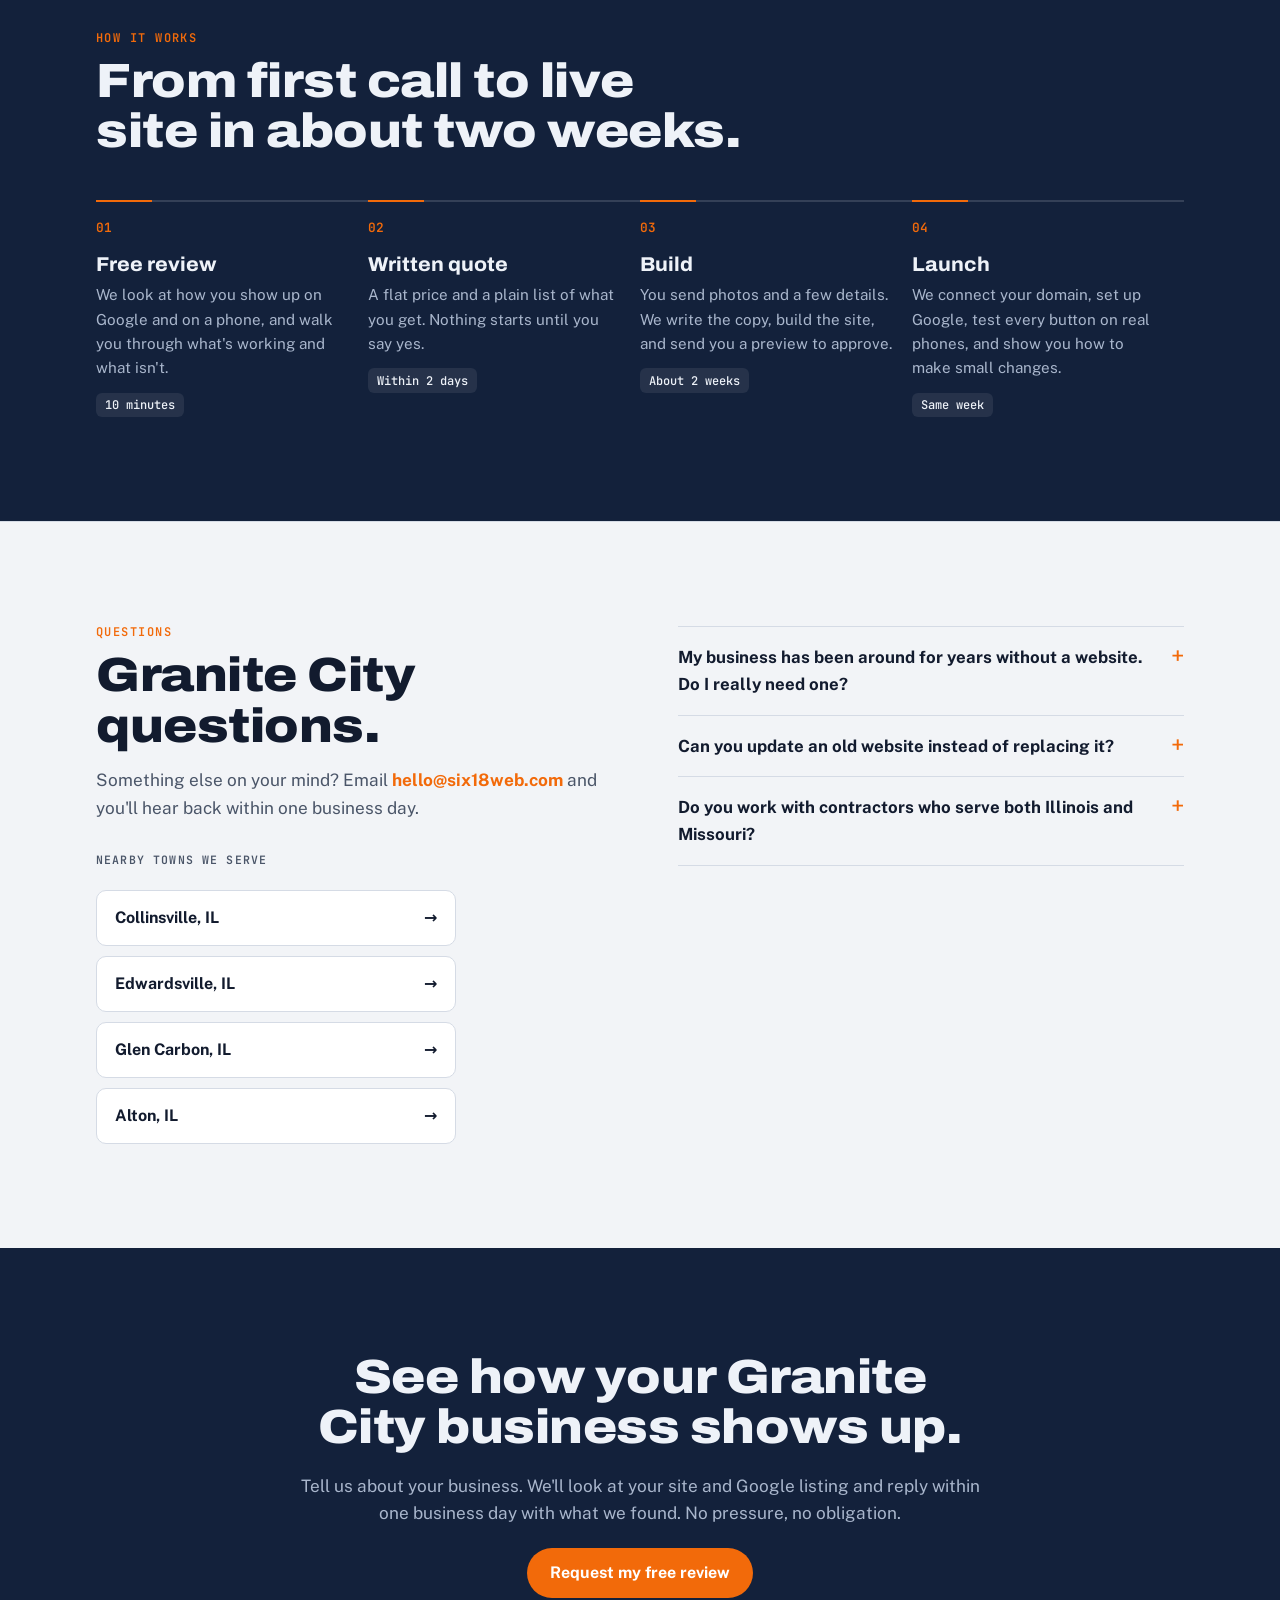
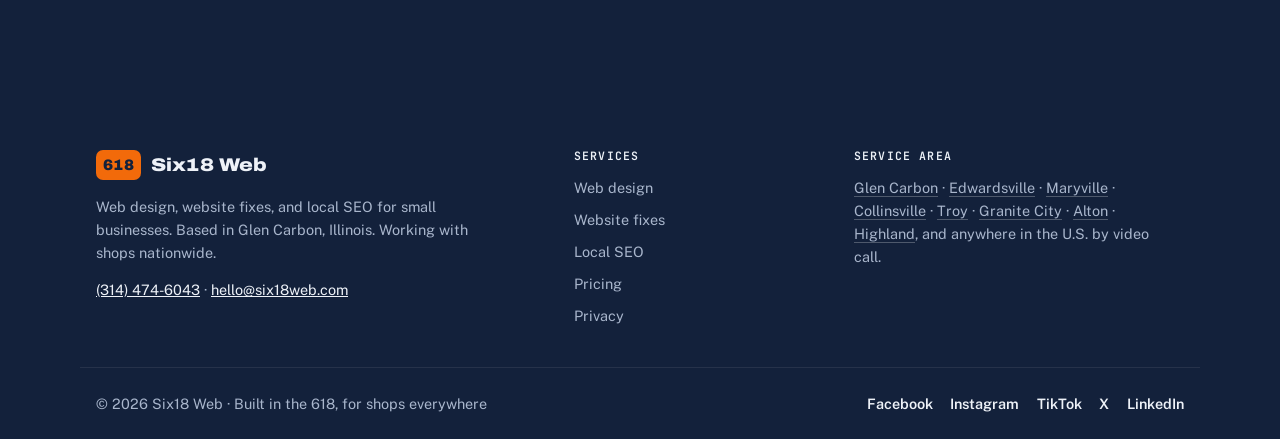
<file: granite-city-il/index.html>
<!doctype html>
<html lang="en">
<head>
<meta charset="utf-8">
<meta name="viewport" content="width=device-width, initial-scale=1, viewport-fit=cover">
<title>Granite City, IL Web Design &amp; Local SEO | Six18 Web</title>
<meta name="description" content="Web design, website fixes, and local SEO for Granite City, IL businesses. Phone-first sites, flat prices, and a free 10-minute site review.">
<link rel="canonical" href="https://six18web.com/granite-city-il/">
<meta name="robots" content="index, follow, max-image-preview:large">
<meta property="og:type" content="website">
<meta property="og:site_name" content="Six18 Web">
<meta property="og:locale" content="en_US">
<meta property="og:title" content="Granite City, IL Web Design &amp; Local SEO | Six18 Web">
<meta property="og:description" content="Web design, website fixes, and local SEO for Granite City, IL businesses. Phone-first sites, flat prices, and a free 10-minute site review.">
<meta property="og:url" content="https://six18web.com/granite-city-il/">
<meta property="og:image" content="https://six18web.com/og-image.png">
<meta property="og:image:width" content="1200">
<meta property="og:image:height" content="630">
<meta property="og:image:alt" content="Six18 Web: websites that make your phone ring">
<meta name="twitter:card" content="summary_large_image">
<meta name="twitter:site" content="@six18web">
<meta name="twitter:title" content="Granite City, IL Web Design &amp; Local SEO | Six18 Web">
<meta name="twitter:description" content="Web design, website fixes, and local SEO for Granite City, IL businesses. Phone-first sites, flat prices, and a free 10-minute site review.">
<meta name="twitter:image" content="https://six18web.com/og-image.png">
<meta name="theme-color" content="#13213B">
<meta name="format-detection" content="telephone=no">
<link rel="icon" type="image/png" href="/favicon.png">
<link rel="apple-touch-icon" href="/logo.png">
<script type="application/ld+json">{"@context":"https://schema.org","@graph":[{"@type":"ProfessionalService","@id":"https://six18web.com/#business","name":"Six18 Web","alternateName":"Six18 Web Co.","url":"https://six18web.com/","email":"hello@six18web.com","telephone":"+1-314-474-6043","logo":"https://six18web.com/logo.png","image":"https://six18web.com/og-image.png","description":"Web design, website fixes, and local SEO for small businesses. Based in Glen Carbon, Illinois, serving small businesses nationwide.","slogan":"Websites that make your phone ring.","priceRange":"$199–$2,800","address":{"@type":"PostalAddress","addressLocality":"Glen Carbon","addressRegion":"IL","postalCode":"62034","addressCountry":"US"},"areaServed":[{"@type":"City","name":"Glen Carbon, IL"},{"@type":"City","name":"Edwardsville, IL"},{"@type":"City","name":"Maryville, IL"},{"@type":"City","name":"Collinsville, IL"},{"@type":"City","name":"Troy, IL"},{"@type":"City","name":"Granite City, IL"},{"@type":"City","name":"Alton, IL"},{"@type":"City","name":"Highland, IL"},{"@type":"Country","name":"United States"}],"knowsAbout":["Web design","Website repair","Local SEO","Google Business Profile","Website accessibility (WCAG 2.1 AA)","Mobile-friendly websites"],"sameAs":["https://www.facebook.com/six18web","https://www.instagram.com/six18web","https://www.tiktok.com/@six18.web","https://x.com/six18web","https://www.linkedin.com/company/six18web"],"hasOfferCatalog":{"@type":"OfferCatalog","name":"Six18 Web services","itemListElement":[{"@type":"Offer","name":"Site Fix-It","price":"199","priceCurrency":"USD","description":"Fixes for an existing website, starting at $199.","url":"https://six18web.com/website-repair/"},{"@type":"Offer","name":"Starter Site","price":"950","priceCurrency":"USD","description":"One-page, phone-first website with Google Business Profile setup.","url":"https://six18web.com/web-design/"},{"@type":"Offer","name":"Business Site","price":"2800","priceCurrency":"USD","description":"Up to 6 pages, quote or booking form, town pages, and local SEO setup.","url":"https://six18web.com/web-design/"},{"@type":"Offer","name":"Care Plan","price":"89","priceCurrency":"USD","description":"Hosting, updates, backups, and up to 1 hour of edits a month.","priceSpecification":{"@type":"UnitPriceSpecification","price":"89","priceCurrency":"USD","unitText":"MONTH"},"url":"https://six18web.com/#pricing"},{"@type":"Offer","name":"Local Search","price":"399","priceCurrency":"USD","description":"Monthly Google Business Profile, reviews, listings, and reporting.","priceSpecification":{"@type":"UnitPriceSpecification","price":"399","priceCurrency":"USD","unitText":"MONTH"},"url":"https://six18web.com/local-seo/"}]}},{"@type":"WebSite","@id":"https://six18web.com/#website","url":"https://six18web.com/","name":"Six18 Web","publisher":{"@id":"https://six18web.com/#business"}},{"@type":"WebPage","@id":"https://six18web.com/granite-city-il/","url":"https://six18web.com/granite-city-il/","name":"Granite City, IL Web Design & Local SEO | Six18 Web","description":"Web design, website fixes, and local SEO for Granite City, IL businesses. Phone-first sites, flat prices, and a free 10-minute site review.","isPartOf":{"@id":"https://six18web.com/#website"},"breadcrumb":{"@id":"https://six18web.com/granite-city-il/#breadcrumb"},"about":{"@id":"https://six18web.com/granite-city-il/#service"}},{"@type":"Service","@id":"https://six18web.com/granite-city-il/#service","name":"Web design and local SEO in Granite City, IL","serviceType":"Web design, website repair, and local SEO","provider":{"@id":"https://six18web.com/#business"},"areaServed":{"@type":"City","name":"Granite City, IL"},"description":"Web design, website fixes, and local SEO for Granite City, IL businesses. Phone-first sites, flat prices, and a free 10-minute site review."},{"@type":"BreadcrumbList","@id":"https://six18web.com/granite-city-il/#breadcrumb","itemListElement":[{"@type":"ListItem","position":1,"name":"Home","item":"https://six18web.com/"},{"@type":"ListItem","position":2,"name":"Granite City, IL","item":"https://six18web.com/granite-city-il/"}]},{"@type":"FAQPage","@id":"https://six18web.com/granite-city-il/#faq","mainEntity":[{"@type":"Question","name":"My business has been around for years without a website. Do I really need one?","acceptedAnswer":{"@type":"Answer","text":"If most of your work comes from people who already know you, maybe not much. If you want new customers, they're searching on their phones first, and a simple Starter Site ($950) with a complete Google listing is usually the best place to start."}},{"@type":"Question","name":"Can you update an old website instead of replacing it?","acceptedAnswer":{"@type":"Answer","text":"Often, yes. Website fixes start at $199, and the free review tells you whether fixing or rebuilding makes more sense."}},{"@type":"Question","name":"Do you work with contractors who serve both Illinois and Missouri?","acceptedAnswer":{"@type":"Answer","text":"Yes. We'll set up your site and Google listing to show every area you actually serve."}}]}]}</script>
<link rel="preconnect" href="https://fonts.googleapis.com">
<link rel="preconnect" href="https://fonts.gstatic.com" crossorigin>
<link rel="stylesheet" href="https://fonts.googleapis.com/css2?family=Archivo:wdth,wght@62..125,400..900&family=Public+Sans:ital,wght@0,400;0,500;0,600;0,700;1,400&family=JetBrains+Mono:wght@400;600&display=swap">
<link rel="stylesheet" href="/styles.css">
</head>
<body>

<header class="site-head">
  <div class="wrap">
    <a class="logo" href="/" aria-label="Six18 Web home"><span class="logo-mark" aria-hidden="true">618</span><span data-bind="name">Six18 Web</span></a>
    <nav class="nav" aria-label="Main">
      <a href="/web-design/">Web design</a><a href="/website-repair/">Website fixes</a><a href="/local-seo/">Local SEO</a><a href="/#pricing">Pricing</a>
      <a href="/#faq">FAQ</a>
    </nav>
    <a class="head-phone" href="tel:+13144746043" aria-label="Call Six18 Web at (314) 474-6043"><span class="hp-full">(314) 474-6043</span><span class="hp-short">Call</span></a>
    <a class="btn btn-primary head-call" href="/#contact">Free review</a>
  </div>
</header>

<main id="top">
  <section class="hero sub-hero">
    <div class="wrap sub-hero-wrap">
      <nav class="crumbs" aria-label="Breadcrumb"><a href="/">Home</a><span aria-hidden="true">/</span><span aria-current="page">Granite City, IL</span></nav>
      <p class="eyebrow">Granite City, Illinois 62040 · Web design &amp; local SEO</p>
      <h1>Granite City web design that <em>works as hard as you do.</em></h1>
      <p class="lede">Granite City runs on trades, family shops, and businesses that have been here for generations. We build and fix websites that make it easy for new customers to find you, trust you, and call.</p>
      <div class="hero-ctas">
        <a class="btn btn-primary" href="/#contact">Get a free 10-minute review</a>
        <a class="btn btn-ghost" href="/#pricing">See pricing</a>
      </div>
      <p class="towns">Fixes from <b>$199</b> · Websites from <b>$950</b> · Local SEO <b>$399/month</b></p>
    </div>
  </section>

  <section>
    <div class="wrap two">
      <div class="prose">
        <p class="eyebrow">Local search in Granite City</p>
        <h2 style="margin-top:.75rem">Right across the river from a big market.</h2>
        <p>Granite City sits just across the Mississippi from St. Louis, close to the bridges and I-270. That puts your business a short drive from a lot of customers, and it means you're competing in search with companies on both sides of the river.</p><p>A lot of Granite City businesses have been around for decades on reputation alone. Your longtime customers already know you. People who just moved to the area search on their phone, and they call whoever shows up with a clear site and good reviews.</p><p>We make sure your website and Google listing say plainly that you're in Granite City and which nearby towns you serve, so local searches find you before an out-of-town company.</p>
      </div>
      <div>
        <p class="eyebrow">What we do for Granite City businesses</p>
        <ul class="feature-grid one-col">
          <li><h3><a href="/web-design/">New websites</a></h3><p>Phone-first sites with tap-to-call, your services and photos, and page titles that name Granite City. Starter Site $950, Business Site $2,800.</p></li>
          <li><h3><a href="/website-repair/">Website fixes</a></h3><p>"Not secure" warnings, phone links that don't dial, broken forms, and old pages, fixed where your site lives now. From $199.</p></li>
          <li><h3><a href="/local-seo/">Local SEO</a></h3><p>Google Business Profile, reviews, and matching listings so you show up when someone in Granite City searches. $399/month, no contract.</p></li>
        </ul>
        <p class="price-note">Granite City is a short drive for us, and we're glad to meet at your shop. Prefer not to meet? Everything works over the phone or a short video call.</p>
      </div>
    </div>
  </section>

  <section class="process">
    <div class="wrap">
      <p class="eyebrow">How it works</p>
      <h2 style="margin-top:.75rem">From first call to live site in about two weeks.</h2>
      <div class="steps">
        <div class="step"><h3>Free review</h3><p>We look at how you show up on Google and on a phone, and walk you through what's working and what isn't.</p><span class="when">10 minutes</span></div>
        <div class="step"><h3>Written quote</h3><p>A flat price and a plain list of what you get. Nothing starts until you say yes.</p><span class="when">Within 2 days</span></div>
        <div class="step"><h3>Build</h3><p>You send photos and a few details. We write the copy, build the site, and send you a preview to approve.</p><span class="when">About 2 weeks</span></div>
        <div class="step"><h3>Launch</h3><p>We connect your domain, set up Google, test every button on real phones, and show you how to make small changes.</p><span class="when">Same week</span></div>
      </div>
    </div>
  </section>

  <section class="sub-faq" id="faq">
    <div class="wrap two">
      <div>
        <p class="eyebrow">Questions</p>
        <h2 style="margin-top:.75rem">Granite City questions.</h2>
        <p class="lede" style="margin-top:1rem">Something else on your mind? Email <a href="mailto:hello@six18web.com">hello@six18web.com</a> and you'll hear back within one business day.</p>
        <div class="svc-links"><p class="foot-h" style="color:var(--muted)">Nearby towns we serve</p><a class="svc-link" href="/collinsville-il/"><span>Collinsville, IL</span><span aria-hidden="true">→</span></a><a class="svc-link" href="/edwardsville-il/"><span>Edwardsville, IL</span><span aria-hidden="true">→</span></a><a class="svc-link" href="/glen-carbon-il/"><span>Glen Carbon, IL</span><span aria-hidden="true">→</span></a><a class="svc-link" href="/alton-il/"><span>Alton, IL</span><span aria-hidden="true">→</span></a></div>
      </div>
      <div><details><summary>My business has been around for years without a website. Do I really need one?</summary><p>If most of your work comes from people who already know you, maybe not much. If you want new customers, they're searching on their phones first, and a simple <a href="/web-design/">Starter Site</a> ($950) with a complete Google listing is usually the best place to start.</p></details><details><summary>Can you update an old website instead of replacing it?</summary><p>Often, yes. <a href="/website-repair/">Website fixes</a> start at $199, and the free review tells you whether fixing or rebuilding makes more sense.</p></details><details><summary>Do you work with contractors who serve both Illinois and Missouri?</summary><p>Yes. We'll set up your site and Google listing to show every area you actually serve.</p></details></div>
    </div>
  </section>
  <section class="cta-band">
    <div class="wrap">
      <h2>See how your Granite City business shows up.</h2>
      <p class="lede">Tell us about your business. We'll look at your site and Google listing and reply within one business day with what we found. No pressure, no obligation.</p>
      <a class="btn btn-primary" href="/#contact">Request my free review</a>
    </div>
  </section>
</main>
<footer>
  <div class="wrap foot-grid">
    <div class="foot-brand">
      <a class="logo" href="/"><span class="logo-mark" aria-hidden="true">618</span><span>Six18 Web</span></a>
      <p>Web design, website fixes, and local SEO for small businesses. Based in Glen Carbon, Illinois. Working with shops nationwide.</p>
      <p><a href="tel:+13144746043">(314) 474-6043</a> · <a href="mailto:hello@six18web.com">hello@six18web.com</a></p>
    </div>
    <nav aria-label="Services"><p class="foot-h">Services</p><ul><li><a href="/web-design/">Web design</a></li><li><a href="/website-repair/">Website fixes</a></li><li><a href="/local-seo/">Local SEO</a></li><li><a href="/#pricing">Pricing</a></li><li><a href="/privacy/">Privacy</a></li></ul></nav>
    <div><p class="foot-h">Service area</p><p class="foot-towns"><a href="/glen-carbon-il/">Glen Carbon</a> · <a href="/edwardsville-il/">Edwardsville</a> · <a href="/maryville-il/">Maryville</a> · <a href="/collinsville-il/">Collinsville</a> · <a href="/troy-il/">Troy</a> · <a href="/granite-city-il/">Granite City</a> · <a href="/alton-il/">Alton</a> · <a href="/highland-il/">Highland</a>, and anywhere in the U.S. by video call.</p></div>
  </div>
  <div class="wrap foot-bottom">
    <span>© <span id="yr">2026</span> Six18 Web · Built in the 618, for shops everywhere</span>
    <nav class="socials" aria-label="Social media"><a href="https://www.facebook.com/six18web" target="_blank" rel="noopener">Facebook</a><a href="https://www.instagram.com/six18web" target="_blank" rel="noopener">Instagram</a><a href="https://www.tiktok.com/@six18.web" target="_blank" rel="noopener">TikTok</a><a href="https://x.com/six18web" target="_blank" rel="noopener">X</a><a href="https://www.linkedin.com/company/six18web" target="_blank" rel="noopener">LinkedIn</a></nav>
  </div>
</footer>
<script>document.getElementById('yr').textContent = new Date().getFullYear();</script>
</body>
</html>
</file>
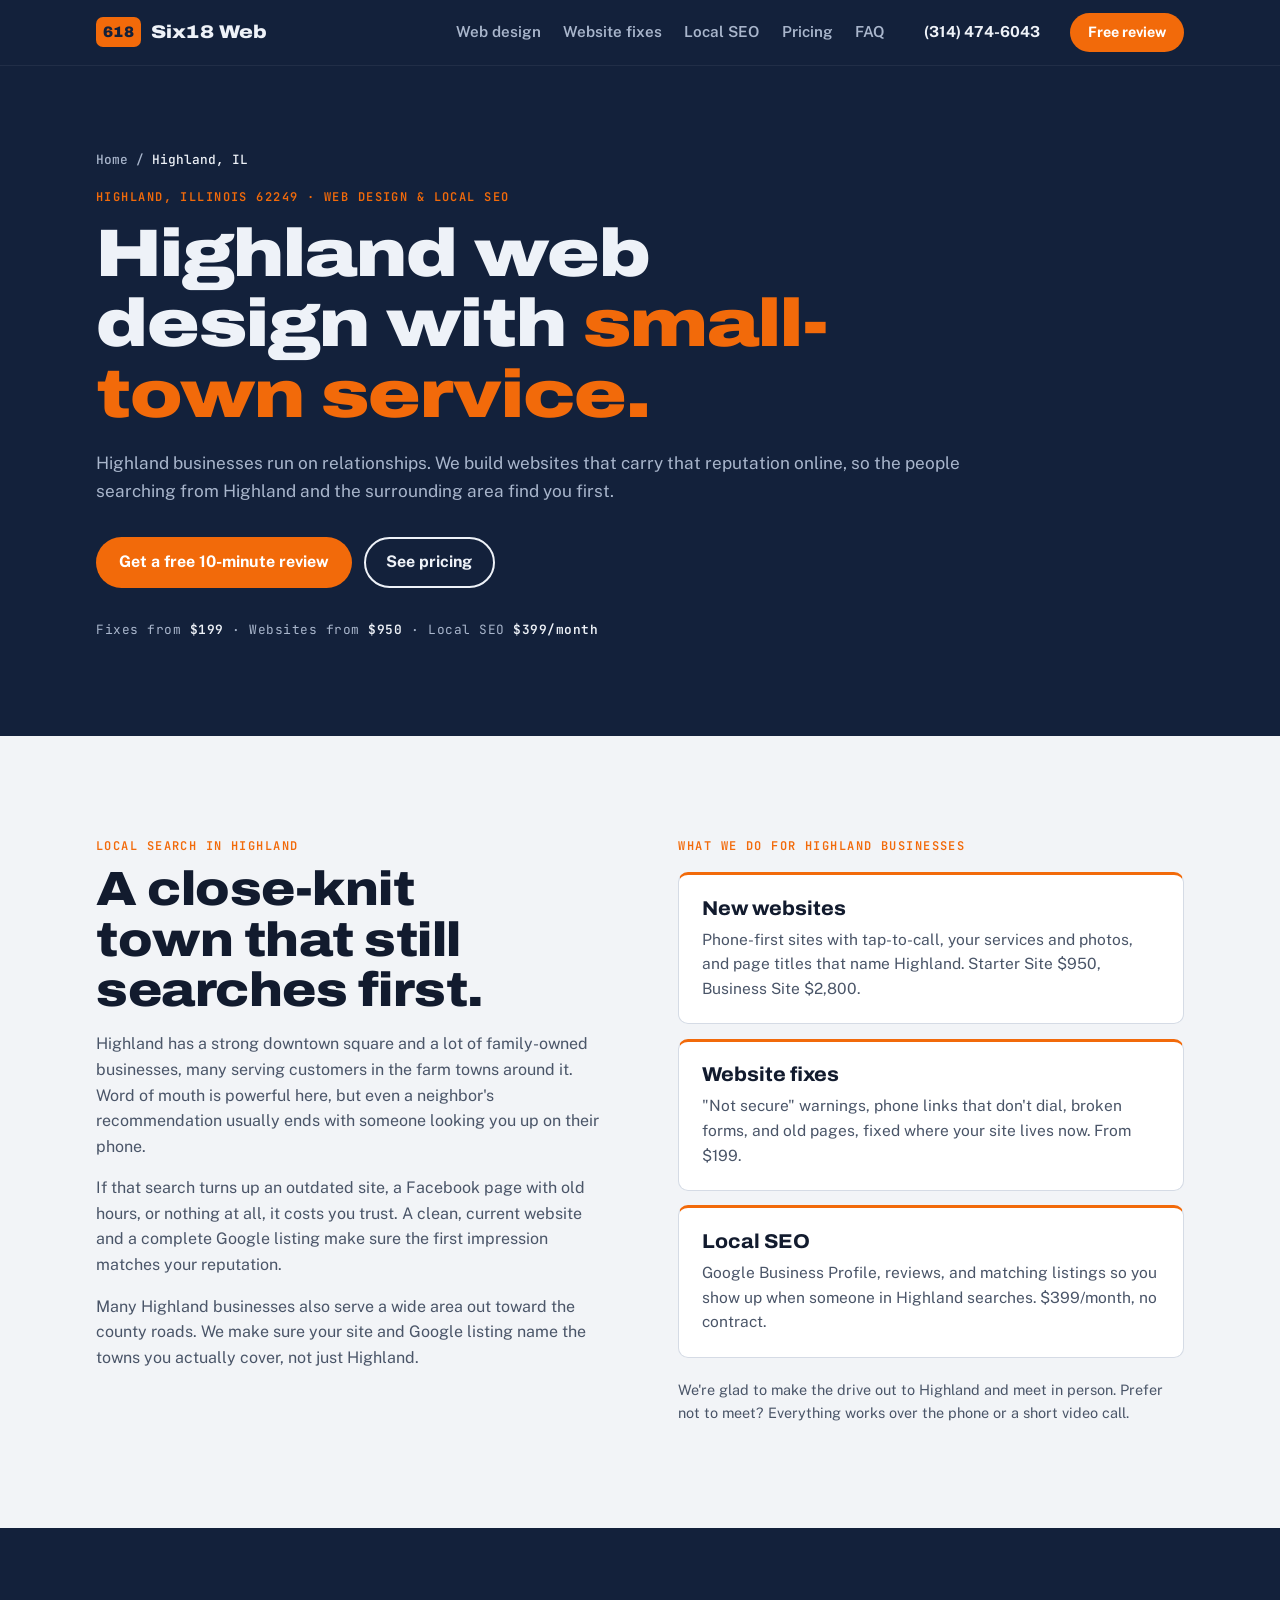
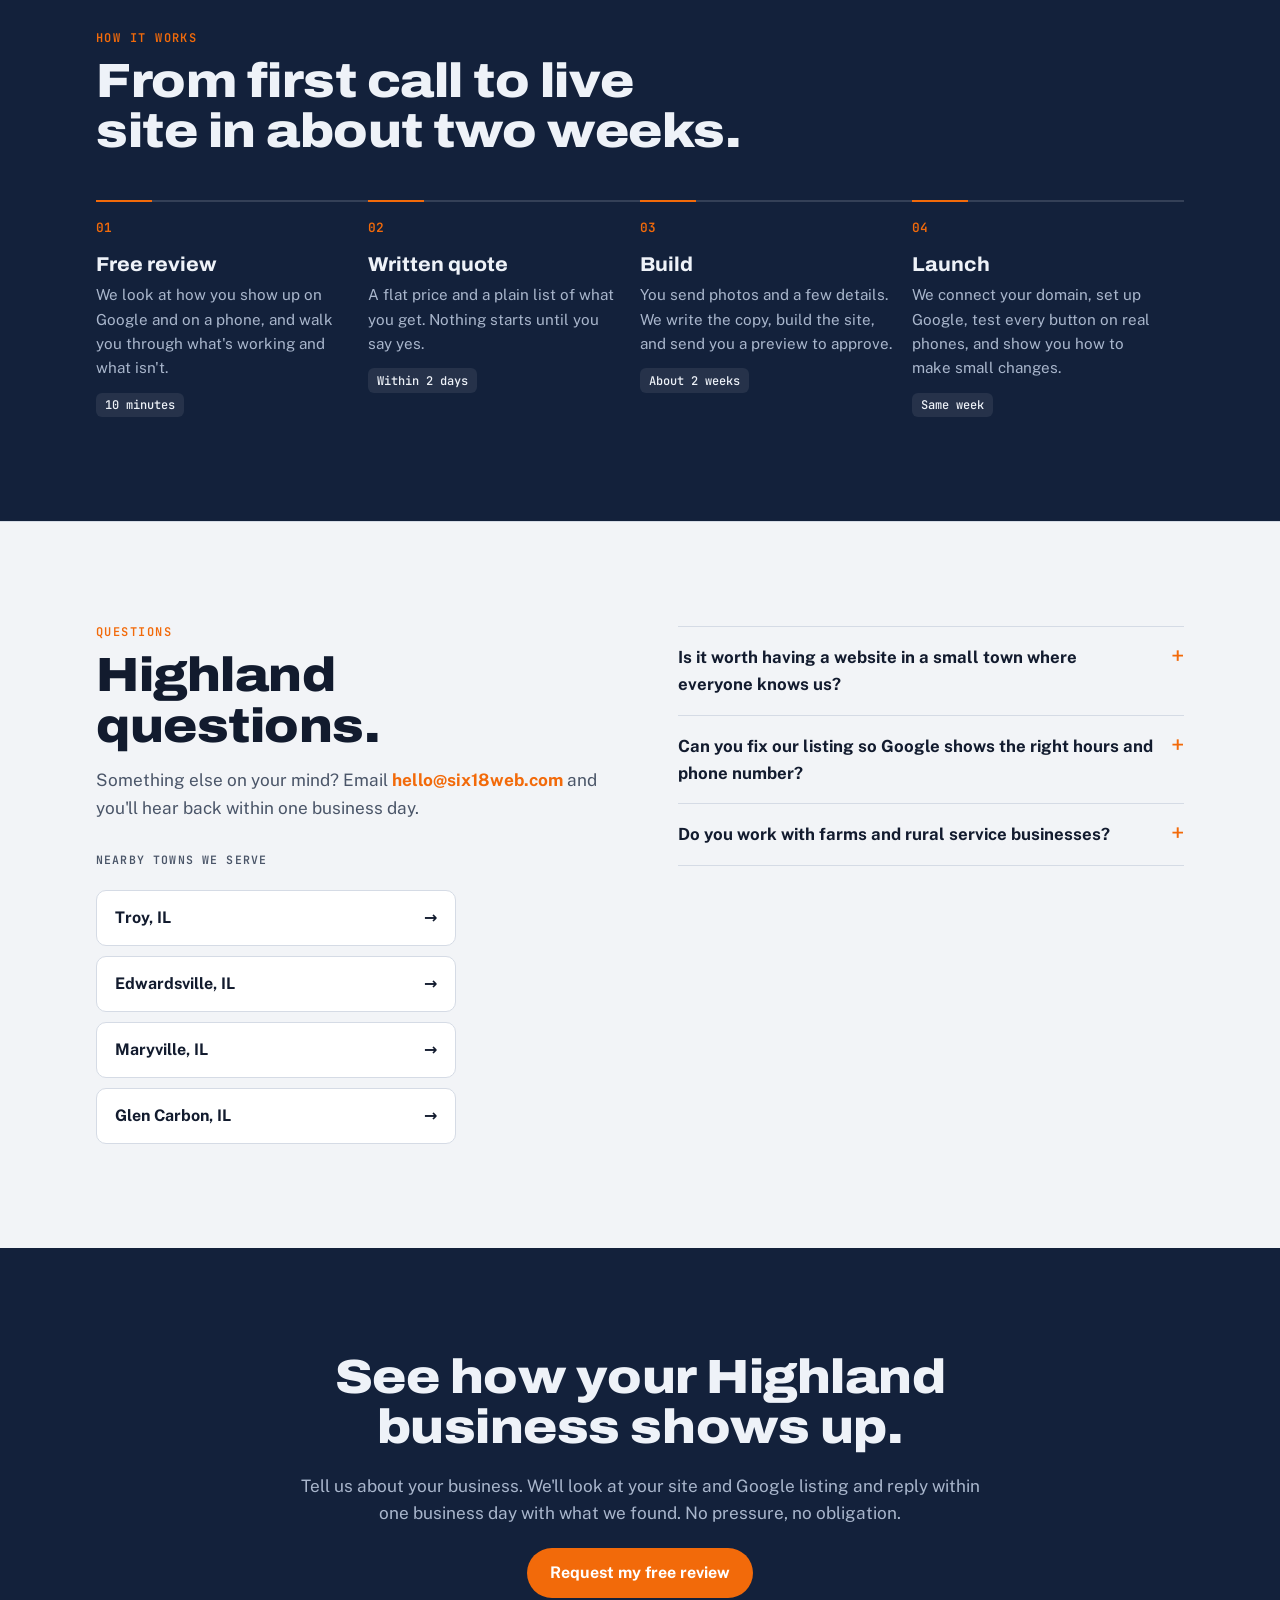
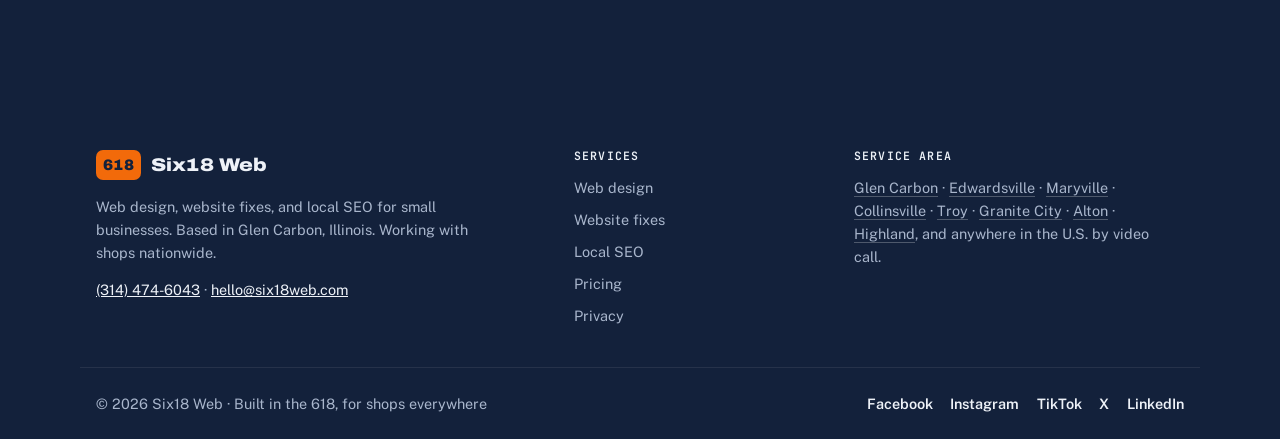
<file: highland-il/index.html>
<!doctype html>
<html lang="en">
<head>
<meta charset="utf-8">
<meta name="viewport" content="width=device-width, initial-scale=1, viewport-fit=cover">
<title>Highland, IL Web Design &amp; Local SEO | Six18 Web</title>
<meta name="description" content="Web design, website fixes, and local SEO for Highland, IL businesses, from the square to the farms around town. Flat prices and a free site review.">
<link rel="canonical" href="https://six18web.com/highland-il/">
<meta name="robots" content="index, follow, max-image-preview:large">
<meta property="og:type" content="website">
<meta property="og:site_name" content="Six18 Web">
<meta property="og:locale" content="en_US">
<meta property="og:title" content="Highland, IL Web Design &amp; Local SEO | Six18 Web">
<meta property="og:description" content="Web design, website fixes, and local SEO for Highland, IL businesses, from the square to the farms around town. Flat prices and a free site review.">
<meta property="og:url" content="https://six18web.com/highland-il/">
<meta property="og:image" content="https://six18web.com/og-image.png">
<meta property="og:image:width" content="1200">
<meta property="og:image:height" content="630">
<meta property="og:image:alt" content="Six18 Web: websites that make your phone ring">
<meta name="twitter:card" content="summary_large_image">
<meta name="twitter:site" content="@six18web">
<meta name="twitter:title" content="Highland, IL Web Design &amp; Local SEO | Six18 Web">
<meta name="twitter:description" content="Web design, website fixes, and local SEO for Highland, IL businesses, from the square to the farms around town. Flat prices and a free site review.">
<meta name="twitter:image" content="https://six18web.com/og-image.png">
<meta name="theme-color" content="#13213B">
<meta name="format-detection" content="telephone=no">
<link rel="icon" type="image/png" href="/favicon.png">
<link rel="apple-touch-icon" href="/logo.png">
<script type="application/ld+json">{"@context":"https://schema.org","@graph":[{"@type":"ProfessionalService","@id":"https://six18web.com/#business","name":"Six18 Web","alternateName":"Six18 Web Co.","url":"https://six18web.com/","email":"hello@six18web.com","telephone":"+1-314-474-6043","logo":"https://six18web.com/logo.png","image":"https://six18web.com/og-image.png","description":"Web design, website fixes, and local SEO for small businesses. Based in Glen Carbon, Illinois, serving small businesses nationwide.","slogan":"Websites that make your phone ring.","priceRange":"$199–$2,800","address":{"@type":"PostalAddress","addressLocality":"Glen Carbon","addressRegion":"IL","postalCode":"62034","addressCountry":"US"},"areaServed":[{"@type":"City","name":"Glen Carbon, IL"},{"@type":"City","name":"Edwardsville, IL"},{"@type":"City","name":"Maryville, IL"},{"@type":"City","name":"Collinsville, IL"},{"@type":"City","name":"Troy, IL"},{"@type":"City","name":"Granite City, IL"},{"@type":"City","name":"Alton, IL"},{"@type":"City","name":"Highland, IL"},{"@type":"Country","name":"United States"}],"knowsAbout":["Web design","Website repair","Local SEO","Google Business Profile","Website accessibility (WCAG 2.1 AA)","Mobile-friendly websites"],"sameAs":["https://www.facebook.com/six18web","https://www.instagram.com/six18web","https://www.tiktok.com/@six18.web","https://x.com/six18web","https://www.linkedin.com/company/six18web"],"hasOfferCatalog":{"@type":"OfferCatalog","name":"Six18 Web services","itemListElement":[{"@type":"Offer","name":"Site Fix-It","price":"199","priceCurrency":"USD","description":"Fixes for an existing website, starting at $199.","url":"https://six18web.com/website-repair/"},{"@type":"Offer","name":"Starter Site","price":"950","priceCurrency":"USD","description":"One-page, phone-first website with Google Business Profile setup.","url":"https://six18web.com/web-design/"},{"@type":"Offer","name":"Business Site","price":"2800","priceCurrency":"USD","description":"Up to 6 pages, quote or booking form, town pages, and local SEO setup.","url":"https://six18web.com/web-design/"},{"@type":"Offer","name":"Care Plan","price":"89","priceCurrency":"USD","description":"Hosting, updates, backups, and up to 1 hour of edits a month.","priceSpecification":{"@type":"UnitPriceSpecification","price":"89","priceCurrency":"USD","unitText":"MONTH"},"url":"https://six18web.com/#pricing"},{"@type":"Offer","name":"Local Search","price":"399","priceCurrency":"USD","description":"Monthly Google Business Profile, reviews, listings, and reporting.","priceSpecification":{"@type":"UnitPriceSpecification","price":"399","priceCurrency":"USD","unitText":"MONTH"},"url":"https://six18web.com/local-seo/"}]}},{"@type":"WebSite","@id":"https://six18web.com/#website","url":"https://six18web.com/","name":"Six18 Web","publisher":{"@id":"https://six18web.com/#business"}},{"@type":"WebPage","@id":"https://six18web.com/highland-il/","url":"https://six18web.com/highland-il/","name":"Highland, IL Web Design & Local SEO | Six18 Web","description":"Web design, website fixes, and local SEO for Highland, IL businesses, from the square to the farms around town. Flat prices and a free site review.","isPartOf":{"@id":"https://six18web.com/#website"},"breadcrumb":{"@id":"https://six18web.com/highland-il/#breadcrumb"},"about":{"@id":"https://six18web.com/highland-il/#service"}},{"@type":"Service","@id":"https://six18web.com/highland-il/#service","name":"Web design and local SEO in Highland, IL","serviceType":"Web design, website repair, and local SEO","provider":{"@id":"https://six18web.com/#business"},"areaServed":{"@type":"City","name":"Highland, IL"},"description":"Web design, website fixes, and local SEO for Highland, IL businesses, from the square to the farms around town. Flat prices and a free site review."},{"@type":"BreadcrumbList","@id":"https://six18web.com/highland-il/#breadcrumb","itemListElement":[{"@type":"ListItem","position":1,"name":"Home","item":"https://six18web.com/"},{"@type":"ListItem","position":2,"name":"Highland, IL","item":"https://six18web.com/highland-il/"}]},{"@type":"FAQPage","@id":"https://six18web.com/highland-il/#faq","mainEntity":[{"@type":"Question","name":"Is it worth having a website in a small town where everyone knows us?","acceptedAnswer":{"@type":"Answer","text":"Usually, yes. Even when a customer hears about you from a friend, they often look you up before calling. A simple site with your services, hours, and a call button makes that easy."}},{"@type":"Question","name":"Can you fix our listing so Google shows the right hours and phone number?","acceptedAnswer":{"@type":"Answer","text":"Yes. Google Business Profile cleanup is part of our Site Fix-It plan, starting at $199."}},{"@type":"Question","name":"Do you work with farms and rural service businesses?","acceptedAnswer":{"@type":"Answer","text":"Yes. We set up a service area on Google instead of a street address when that fits better, and build pages for the area you cover."}}]}]}</script>
<link rel="preconnect" href="https://fonts.googleapis.com">
<link rel="preconnect" href="https://fonts.gstatic.com" crossorigin>
<link rel="stylesheet" href="https://fonts.googleapis.com/css2?family=Archivo:wdth,wght@62..125,400..900&family=Public+Sans:ital,wght@0,400;0,500;0,600;0,700;1,400&family=JetBrains+Mono:wght@400;600&display=swap">
<link rel="stylesheet" href="/styles.css">
</head>
<body>

<header class="site-head">
  <div class="wrap">
    <a class="logo" href="/" aria-label="Six18 Web home"><span class="logo-mark" aria-hidden="true">618</span><span data-bind="name">Six18 Web</span></a>
    <nav class="nav" aria-label="Main">
      <a href="/web-design/">Web design</a><a href="/website-repair/">Website fixes</a><a href="/local-seo/">Local SEO</a><a href="/#pricing">Pricing</a>
      <a href="/#faq">FAQ</a>
    </nav>
    <a class="head-phone" href="tel:+13144746043" aria-label="Call Six18 Web at (314) 474-6043"><span class="hp-full">(314) 474-6043</span><span class="hp-short">Call</span></a>
    <a class="btn btn-primary head-call" href="/#contact">Free review</a>
  </div>
</header>

<main id="top">
  <section class="hero sub-hero">
    <div class="wrap sub-hero-wrap">
      <nav class="crumbs" aria-label="Breadcrumb"><a href="/">Home</a><span aria-hidden="true">/</span><span aria-current="page">Highland, IL</span></nav>
      <p class="eyebrow">Highland, Illinois 62249 · Web design &amp; local SEO</p>
      <h1>Highland web design with <em>small-town service.</em></h1>
      <p class="lede">Highland businesses run on relationships. We build websites that carry that reputation online, so the people searching from Highland and the surrounding area find you first.</p>
      <div class="hero-ctas">
        <a class="btn btn-primary" href="/#contact">Get a free 10-minute review</a>
        <a class="btn btn-ghost" href="/#pricing">See pricing</a>
      </div>
      <p class="towns">Fixes from <b>$199</b> · Websites from <b>$950</b> · Local SEO <b>$399/month</b></p>
    </div>
  </section>

  <section>
    <div class="wrap two">
      <div class="prose">
        <p class="eyebrow">Local search in Highland</p>
        <h2 style="margin-top:.75rem">A close-knit town that still searches first.</h2>
        <p>Highland has a strong downtown square and a lot of family-owned businesses, many serving customers in the farm towns around it. Word of mouth is powerful here, but even a neighbor's recommendation usually ends with someone looking you up on their phone.</p><p>If that search turns up an outdated site, a Facebook page with old hours, or nothing at all, it costs you trust. A clean, current website and a complete Google listing make sure the first impression matches your reputation.</p><p>Many Highland businesses also serve a wide area out toward the county roads. We make sure your site and Google listing name the towns you actually cover, not just Highland.</p>
      </div>
      <div>
        <p class="eyebrow">What we do for Highland businesses</p>
        <ul class="feature-grid one-col">
          <li><h3><a href="/web-design/">New websites</a></h3><p>Phone-first sites with tap-to-call, your services and photos, and page titles that name Highland. Starter Site $950, Business Site $2,800.</p></li>
          <li><h3><a href="/website-repair/">Website fixes</a></h3><p>"Not secure" warnings, phone links that don't dial, broken forms, and old pages, fixed where your site lives now. From $199.</p></li>
          <li><h3><a href="/local-seo/">Local SEO</a></h3><p>Google Business Profile, reviews, and matching listings so you show up when someone in Highland searches. $399/month, no contract.</p></li>
        </ul>
        <p class="price-note">We're glad to make the drive out to Highland and meet in person. Prefer not to meet? Everything works over the phone or a short video call.</p>
      </div>
    </div>
  </section>

  <section class="process">
    <div class="wrap">
      <p class="eyebrow">How it works</p>
      <h2 style="margin-top:.75rem">From first call to live site in about two weeks.</h2>
      <div class="steps">
        <div class="step"><h3>Free review</h3><p>We look at how you show up on Google and on a phone, and walk you through what's working and what isn't.</p><span class="when">10 minutes</span></div>
        <div class="step"><h3>Written quote</h3><p>A flat price and a plain list of what you get. Nothing starts until you say yes.</p><span class="when">Within 2 days</span></div>
        <div class="step"><h3>Build</h3><p>You send photos and a few details. We write the copy, build the site, and send you a preview to approve.</p><span class="when">About 2 weeks</span></div>
        <div class="step"><h3>Launch</h3><p>We connect your domain, set up Google, test every button on real phones, and show you how to make small changes.</p><span class="when">Same week</span></div>
      </div>
    </div>
  </section>

  <section class="sub-faq" id="faq">
    <div class="wrap two">
      <div>
        <p class="eyebrow">Questions</p>
        <h2 style="margin-top:.75rem">Highland questions.</h2>
        <p class="lede" style="margin-top:1rem">Something else on your mind? Email <a href="mailto:hello@six18web.com">hello@six18web.com</a> and you'll hear back within one business day.</p>
        <div class="svc-links"><p class="foot-h" style="color:var(--muted)">Nearby towns we serve</p><a class="svc-link" href="/troy-il/"><span>Troy, IL</span><span aria-hidden="true">→</span></a><a class="svc-link" href="/edwardsville-il/"><span>Edwardsville, IL</span><span aria-hidden="true">→</span></a><a class="svc-link" href="/maryville-il/"><span>Maryville, IL</span><span aria-hidden="true">→</span></a><a class="svc-link" href="/glen-carbon-il/"><span>Glen Carbon, IL</span><span aria-hidden="true">→</span></a></div>
      </div>
      <div><details><summary>Is it worth having a website in a small town where everyone knows us?</summary><p>Usually, yes. Even when a customer hears about you from a friend, they often look you up before calling. A simple site with your services, hours, and a call button makes that easy.</p></details><details><summary>Can you fix our listing so Google shows the right hours and phone number?</summary><p>Yes. Google Business Profile cleanup is part of our <a href="/website-repair/">Site Fix-It</a> plan, starting at $199.</p></details><details><summary>Do you work with farms and rural service businesses?</summary><p>Yes. We set up a service area on Google instead of a street address when that fits better, and build pages for the area you cover.</p></details></div>
    </div>
  </section>
  <section class="cta-band">
    <div class="wrap">
      <h2>See how your Highland business shows up.</h2>
      <p class="lede">Tell us about your business. We'll look at your site and Google listing and reply within one business day with what we found. No pressure, no obligation.</p>
      <a class="btn btn-primary" href="/#contact">Request my free review</a>
    </div>
  </section>
</main>
<footer>
  <div class="wrap foot-grid">
    <div class="foot-brand">
      <a class="logo" href="/"><span class="logo-mark" aria-hidden="true">618</span><span>Six18 Web</span></a>
      <p>Web design, website fixes, and local SEO for small businesses. Based in Glen Carbon, Illinois. Working with shops nationwide.</p>
      <p><a href="tel:+13144746043">(314) 474-6043</a> · <a href="mailto:hello@six18web.com">hello@six18web.com</a></p>
    </div>
    <nav aria-label="Services"><p class="foot-h">Services</p><ul><li><a href="/web-design/">Web design</a></li><li><a href="/website-repair/">Website fixes</a></li><li><a href="/local-seo/">Local SEO</a></li><li><a href="/#pricing">Pricing</a></li><li><a href="/privacy/">Privacy</a></li></ul></nav>
    <div><p class="foot-h">Service area</p><p class="foot-towns"><a href="/glen-carbon-il/">Glen Carbon</a> · <a href="/edwardsville-il/">Edwardsville</a> · <a href="/maryville-il/">Maryville</a> · <a href="/collinsville-il/">Collinsville</a> · <a href="/troy-il/">Troy</a> · <a href="/granite-city-il/">Granite City</a> · <a href="/alton-il/">Alton</a> · <a href="/highland-il/">Highland</a>, and anywhere in the U.S. by video call.</p></div>
  </div>
  <div class="wrap foot-bottom">
    <span>© <span id="yr">2026</span> Six18 Web · Built in the 618, for shops everywhere</span>
    <nav class="socials" aria-label="Social media"><a href="https://www.facebook.com/six18web" target="_blank" rel="noopener">Facebook</a><a href="https://www.instagram.com/six18web" target="_blank" rel="noopener">Instagram</a><a href="https://www.tiktok.com/@six18.web" target="_blank" rel="noopener">TikTok</a><a href="https://x.com/six18web" target="_blank" rel="noopener">X</a><a href="https://www.linkedin.com/company/six18web" target="_blank" rel="noopener">LinkedIn</a></nav>
  </div>
</footer>
<script>document.getElementById('yr').textContent = new Date().getFullYear();</script>
</body>
</html>
</file>
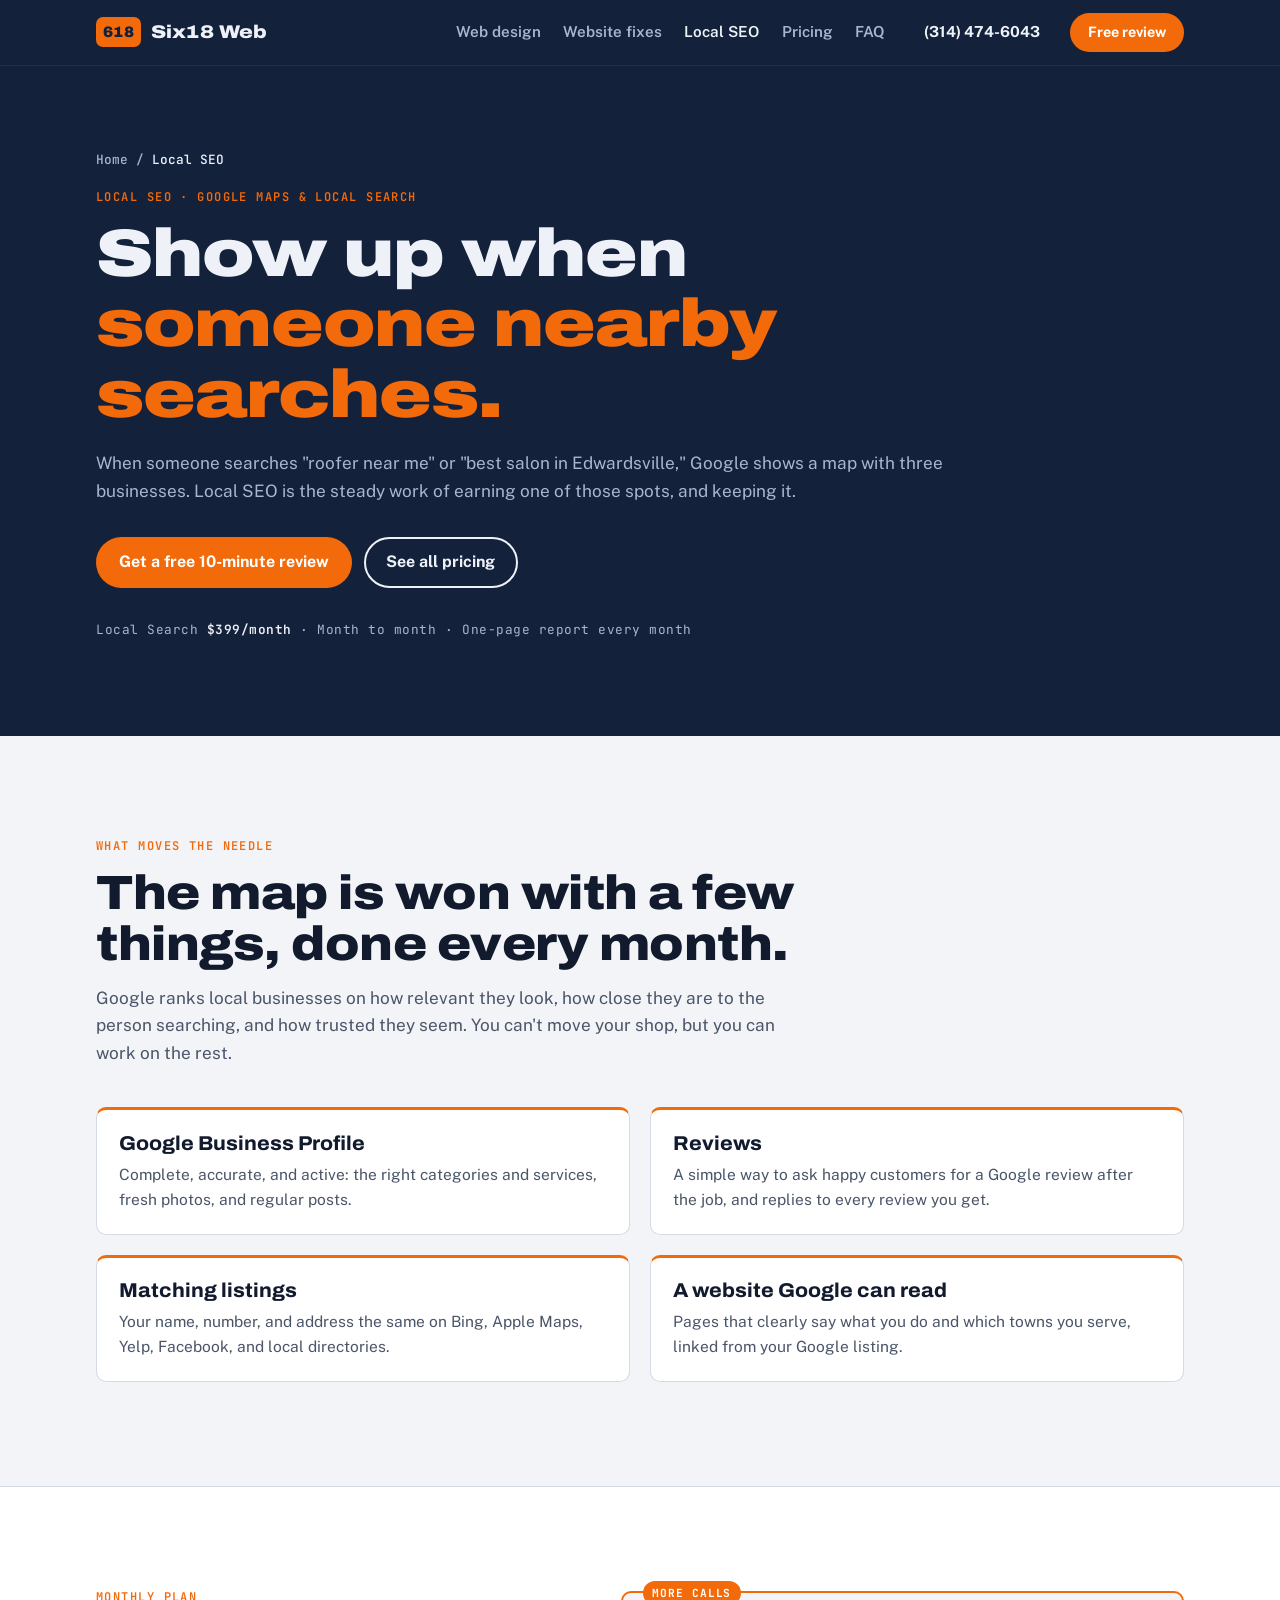
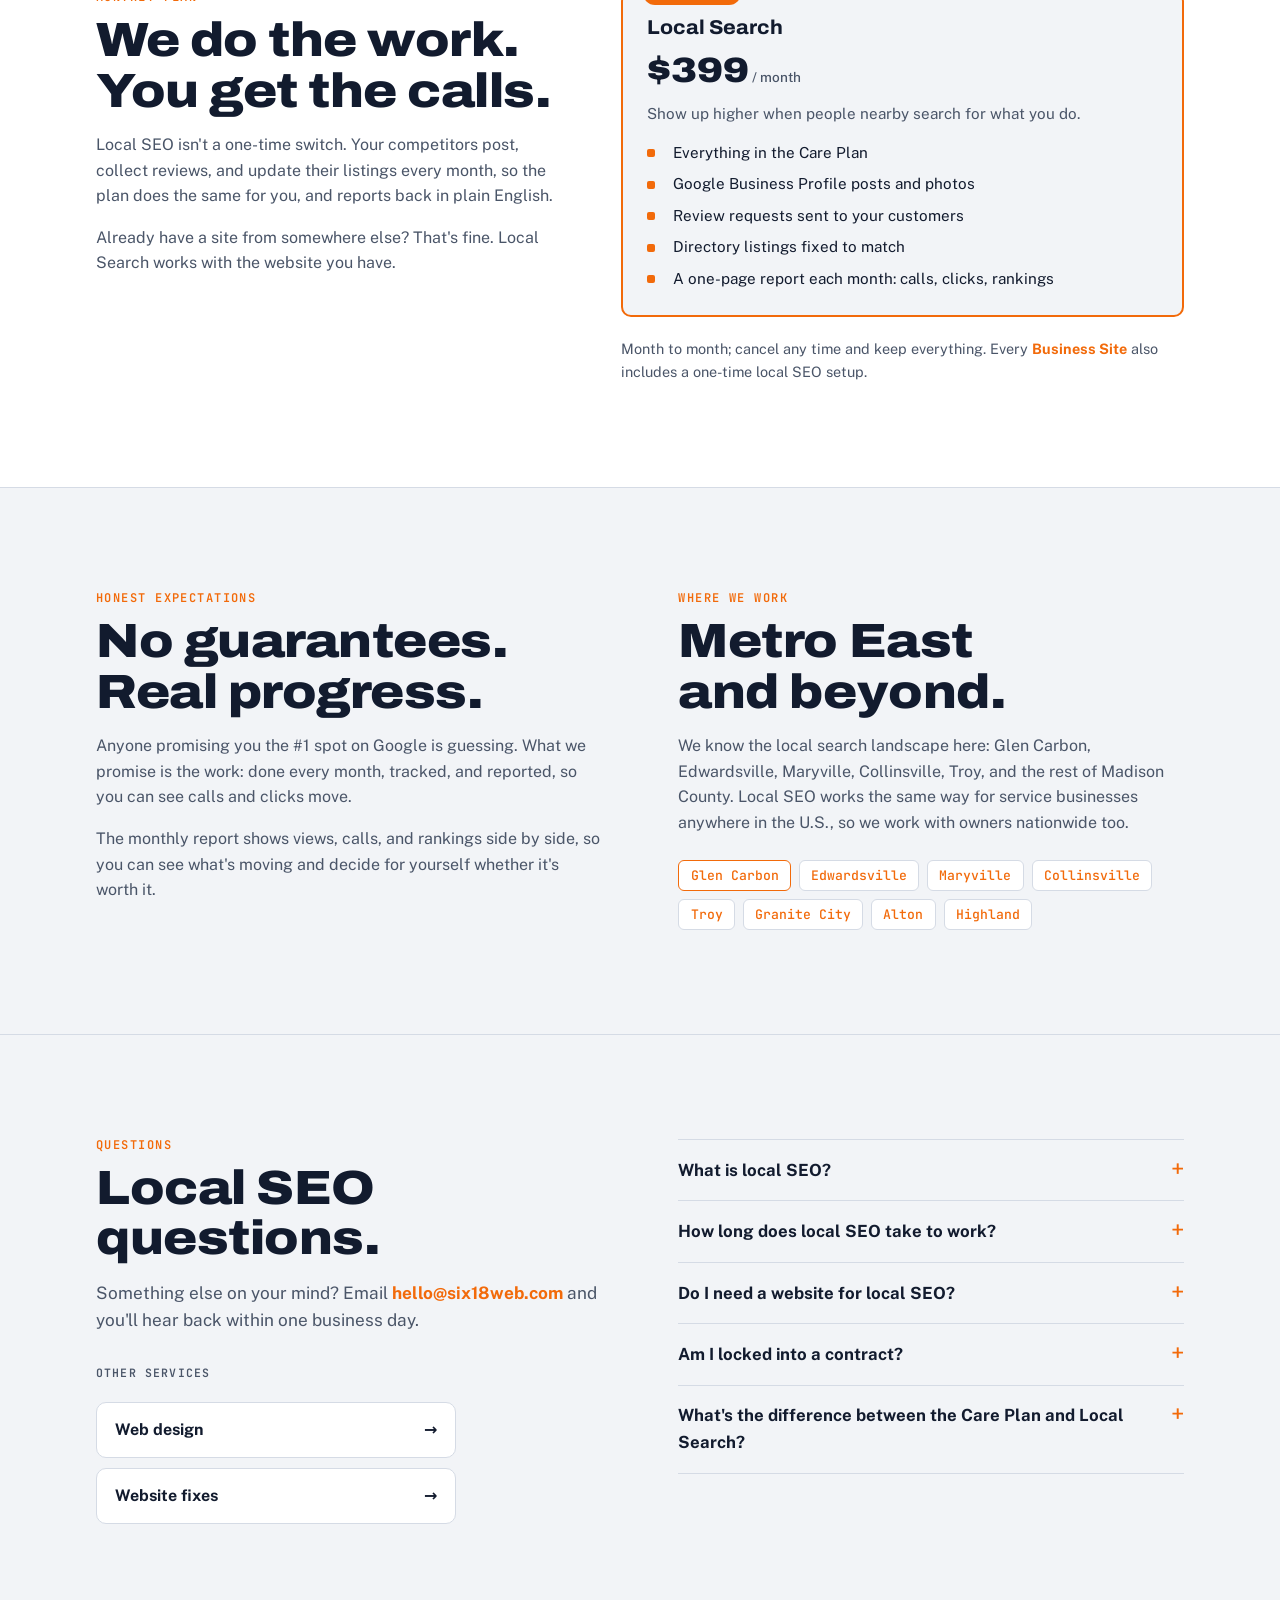
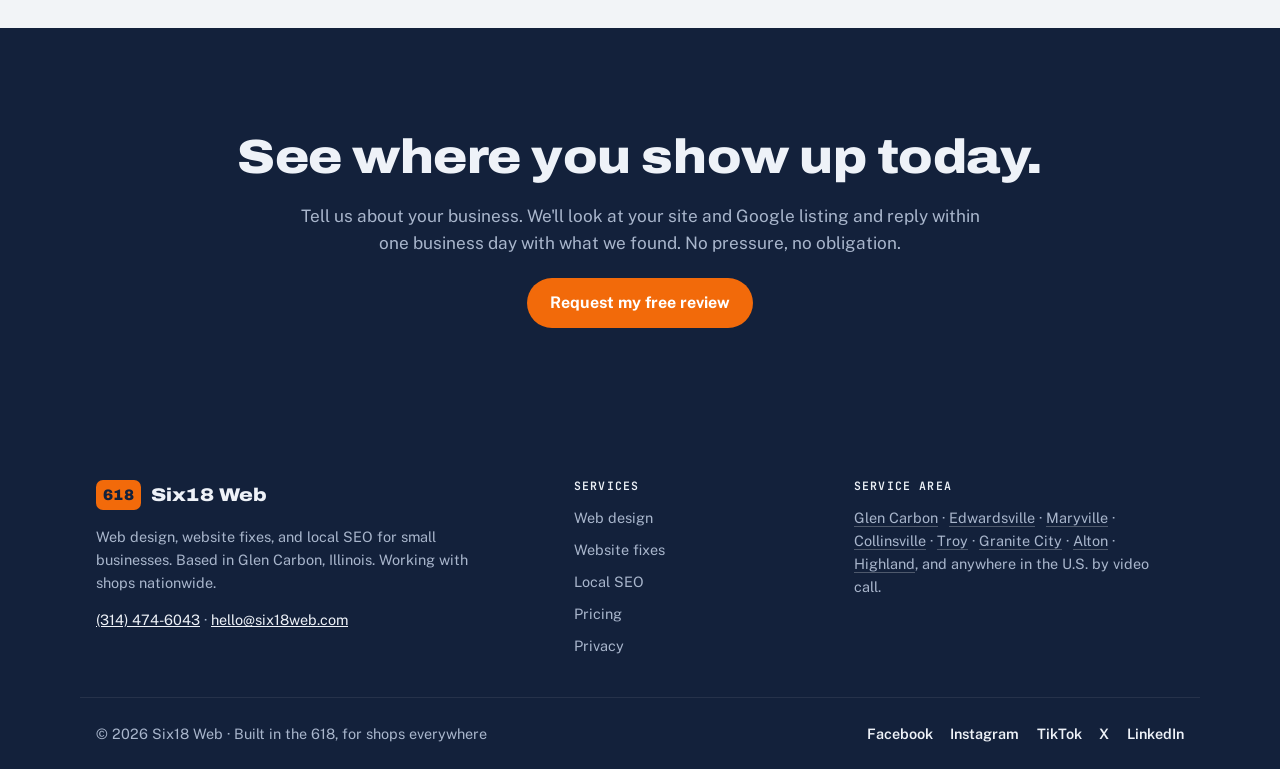
<file: local-seo/index.html>
<!doctype html>
<html lang="en">
<head>
<meta charset="utf-8">
<meta name="viewport" content="width=device-width, initial-scale=1, viewport-fit=cover">
<title>Local SEO &amp; Google Business Profile Help | Six18 Web</title>
<meta name="description" content="Show up in Google Maps and local search when nearby customers look for what you do. Google Business Profile, reviews, and listings for $399/month.">
<link rel="canonical" href="https://six18web.com/local-seo/">
<meta name="robots" content="index, follow, max-image-preview:large">
<meta property="og:type" content="website">
<meta property="og:site_name" content="Six18 Web">
<meta property="og:locale" content="en_US">
<meta property="og:title" content="Local SEO &amp; Google Business Profile Help | Six18 Web">
<meta property="og:description" content="Show up in Google Maps and local search when nearby customers look for what you do. Google Business Profile, reviews, and listings for $399/month.">
<meta property="og:url" content="https://six18web.com/local-seo/">
<meta property="og:image" content="https://six18web.com/og-image.png">
<meta property="og:image:width" content="1200">
<meta property="og:image:height" content="630">
<meta property="og:image:alt" content="Six18 Web: websites that make your phone ring">
<meta name="twitter:card" content="summary_large_image">
<meta name="twitter:site" content="@six18web">
<meta name="twitter:title" content="Local SEO &amp; Google Business Profile Help | Six18 Web">
<meta name="twitter:description" content="Show up in Google Maps and local search when nearby customers look for what you do. Google Business Profile, reviews, and listings for $399/month.">
<meta name="twitter:image" content="https://six18web.com/og-image.png">
<meta name="theme-color" content="#13213B">
<meta name="format-detection" content="telephone=no">
<link rel="icon" type="image/png" href="/favicon.png">
<link rel="apple-touch-icon" href="/logo.png">
<script type="application/ld+json">{"@context":"https://schema.org","@graph":[{"@type":"ProfessionalService","@id":"https://six18web.com/#business","name":"Six18 Web","alternateName":"Six18 Web Co.","url":"https://six18web.com/","email":"hello@six18web.com","telephone":"+1-314-474-6043","logo":"https://six18web.com/logo.png","image":"https://six18web.com/og-image.png","description":"Web design, website fixes, and local SEO for small businesses. Based in Glen Carbon, Illinois, serving small businesses nationwide.","slogan":"Websites that make your phone ring.","priceRange":"$199–$2,800","address":{"@type":"PostalAddress","addressLocality":"Glen Carbon","addressRegion":"IL","postalCode":"62034","addressCountry":"US"},"areaServed":[{"@type":"City","name":"Glen Carbon, IL"},{"@type":"City","name":"Edwardsville, IL"},{"@type":"City","name":"Maryville, IL"},{"@type":"City","name":"Collinsville, IL"},{"@type":"City","name":"Troy, IL"},{"@type":"City","name":"Granite City, IL"},{"@type":"City","name":"Alton, IL"},{"@type":"City","name":"Highland, IL"},{"@type":"Country","name":"United States"}],"knowsAbout":["Web design","Website repair","Local SEO","Google Business Profile","Website accessibility (WCAG 2.1 AA)","Mobile-friendly websites"],"sameAs":["https://www.facebook.com/six18web","https://www.instagram.com/six18web","https://www.tiktok.com/@six18.web","https://x.com/six18web","https://www.linkedin.com/company/six18web"],"hasOfferCatalog":{"@type":"OfferCatalog","name":"Six18 Web services","itemListElement":[{"@type":"Offer","name":"Site Fix-It","price":"199","priceCurrency":"USD","description":"Fixes for an existing website, starting at $199.","url":"https://six18web.com/website-repair/"},{"@type":"Offer","name":"Starter Site","price":"950","priceCurrency":"USD","description":"One-page, phone-first website with Google Business Profile setup.","url":"https://six18web.com/web-design/"},{"@type":"Offer","name":"Business Site","price":"2800","priceCurrency":"USD","description":"Up to 6 pages, quote or booking form, town pages, and local SEO setup.","url":"https://six18web.com/web-design/"},{"@type":"Offer","name":"Care Plan","price":"89","priceCurrency":"USD","description":"Hosting, updates, backups, and up to 1 hour of edits a month.","priceSpecification":{"@type":"UnitPriceSpecification","price":"89","priceCurrency":"USD","unitText":"MONTH"},"url":"https://six18web.com/#pricing"},{"@type":"Offer","name":"Local Search","price":"399","priceCurrency":"USD","description":"Monthly Google Business Profile, reviews, listings, and reporting.","priceSpecification":{"@type":"UnitPriceSpecification","price":"399","priceCurrency":"USD","unitText":"MONTH"},"url":"https://six18web.com/local-seo/"}]}},{"@type":"WebSite","@id":"https://six18web.com/#website","url":"https://six18web.com/","name":"Six18 Web","publisher":{"@id":"https://six18web.com/#business"}},{"@type":"WebPage","@id":"https://six18web.com/local-seo/","url":"https://six18web.com/local-seo/","name":"Local SEO & Google Business Profile Help | Six18 Web","description":"Show up in Google Maps and local search when nearby customers look for what you do. Google Business Profile, reviews, and listings for $399/month.","isPartOf":{"@id":"https://six18web.com/#website"},"breadcrumb":{"@id":"https://six18web.com/local-seo/#breadcrumb"},"about":{"@id":"https://six18web.com/local-seo/#service"}},{"@type":"Service","@id":"https://six18web.com/local-seo/#service","name":"Local SEO and Google Business Profile management","serviceType":"Local SEO and Google Business Profile management","provider":{"@id":"https://six18web.com/#business"},"areaServed":[{"@type":"City","name":"Glen Carbon, IL"},{"@type":"City","name":"Edwardsville, IL"},{"@type":"City","name":"Maryville, IL"},{"@type":"City","name":"Collinsville, IL"},{"@type":"City","name":"Troy, IL"},{"@type":"City","name":"Granite City, IL"},{"@type":"City","name":"Alton, IL"},{"@type":"City","name":"Highland, IL"},{"@type":"Country","name":"United States"}],"description":"Show up in Google Maps and local search when nearby customers look for what you do. Google Business Profile, reviews, and listings for $399/month.","offers":{"@type":"Offer","price":"399","priceCurrency":"USD","url":"https://six18web.com/local-seo/"}},{"@type":"BreadcrumbList","@id":"https://six18web.com/local-seo/#breadcrumb","itemListElement":[{"@type":"ListItem","position":1,"name":"Home","item":"https://six18web.com/"},{"@type":"ListItem","position":2,"name":"Local SEO","item":"https://six18web.com/local-seo/"}]},{"@type":"FAQPage","@id":"https://six18web.com/local-seo/#faq","mainEntity":[{"@type":"Question","name":"What is local SEO?","acceptedAnswer":{"@type":"Answer","text":"It's the work that helps your business show up in Google Maps and the local results when someone nearby searches for what you do: your Google Business Profile, reviews, matching listings, and a website that clearly names your services and towns."}},{"@type":"Question","name":"How long does local SEO take to work?","acceptedAnswer":{"@type":"Answer","text":"It's a months-long effort, not a switch. Early changes usually show up first as more views of your Google listing; bigger ranking gains build over several months as reviews add up. The monthly report shows you what's moving."}},{"@type":"Question","name":"Do I need a website for local SEO?","acceptedAnswer":{"@type":"Answer","text":"It helps a lot, since Google uses your site to understand what you do. But we can start with your Google Business Profile and listings, and add a site later."}},{"@type":"Question","name":"Am I locked into a contract?","acceptedAnswer":{"@type":"Answer","text":"No. Local Search is month to month. Cancel any time and you keep your Google profile, listings, reviews, and website."}},{"@type":"Question","name":"What's the difference between the Care Plan and Local Search?","acceptedAnswer":{"@type":"Answer","text":"The Care Plan ($89/month) keeps your website running: hosting, security, backups, and small edits. Local Search ($399/month) includes all of that, plus the monthly work to bring in more calls from Google."}}]}]}</script>
<link rel="preconnect" href="https://fonts.googleapis.com">
<link rel="preconnect" href="https://fonts.gstatic.com" crossorigin>
<link rel="stylesheet" href="https://fonts.googleapis.com/css2?family=Archivo:wdth,wght@62..125,400..900&family=Public+Sans:ital,wght@0,400;0,500;0,600;0,700;1,400&family=JetBrains+Mono:wght@400;600&display=swap">
<link rel="stylesheet" href="/styles.css">
</head>
<body>

<header class="site-head">
  <div class="wrap">
    <a class="logo" href="/" aria-label="Six18 Web home"><span class="logo-mark" aria-hidden="true">618</span><span data-bind="name">Six18 Web</span></a>
    <nav class="nav" aria-label="Main">
      <a href="/web-design/">Web design</a><a href="/website-repair/">Website fixes</a><a href="/local-seo/" aria-current="page">Local SEO</a><a href="/#pricing">Pricing</a>
      <a href="/#faq">FAQ</a>
    </nav>
    <a class="head-phone" href="tel:+13144746043" aria-label="Call Six18 Web at (314) 474-6043"><span class="hp-full">(314) 474-6043</span><span class="hp-short">Call</span></a>
    <a class="btn btn-primary head-call" href="/#contact">Free review</a>
  </div>
</header>

<main id="top">
  <section class="hero sub-hero">
    <div class="wrap sub-hero-wrap">
      <nav class="crumbs" aria-label="Breadcrumb"><a href="/">Home</a><span aria-hidden="true">/</span><span aria-current="page">Local SEO</span></nav>
      <p class="eyebrow">Local SEO · Google Maps &amp; local search</p>
      <h1>Show up when <em>someone nearby searches.</em></h1>
      <p class="lede">When someone searches "roofer near me" or "best salon in Edwardsville," Google shows a map with three businesses. Local SEO is the steady work of earning one of those spots, and keeping it.</p>
      <div class="hero-ctas">
        <a class="btn btn-primary" href="/#contact">Get a free 10-minute review</a>
        <a class="btn btn-ghost" href="/#pricing">See all pricing</a>
      </div>
      <p class="towns">Local Search <b>$399/month</b> · Month to month · One-page report every month</p>
    </div>
  </section>

  <section>
    <div class="wrap">
      <div class="problems-head">
        <p class="eyebrow">What moves the needle</p>
        <h2>The map is won with a few things, done every month.</h2>
        <p class="lede">Google ranks local businesses on how relevant they look, how close they are to the person searching, and how trusted they seem. You can't move your shop, but you can work on the rest.</p>
      </div>
      <ul class="feature-grid">
        <li><h3>Google Business Profile</h3><p>Complete, accurate, and active: the right categories and services, fresh photos, and regular posts.</p></li>
        <li><h3>Reviews</h3><p>A simple way to ask happy customers for a Google review after the job, and replies to every review you get.</p></li>
        <li><h3>Matching listings</h3><p>Your name, number, and address the same on Bing, Apple Maps, Yelp, Facebook, and local directories.</p></li>
        <li><h3>A website Google can read</h3><p>Pages that clearly say what you do and which towns you serve, linked from your Google listing.</p></li>
      </ul>
    </div>
  </section>

  <section class="checkup">
    <div class="wrap two">
      <div class="prose">
        <p class="eyebrow">Monthly plan</p>
        <h2 style="margin-top:.75rem">We do the work. You get the calls.</h2>
        <p>Local SEO isn't a one-time switch. Your competitors post, collect reviews, and update their listings every month, so the plan does the same for you, and reports back in plain English.</p>
        <p>Already have a site from somewhere else? That's fine. Local Search works with the website you have.</p>
      </div>
      <div>
        <article class="plan feature">
          <span class="badge">More calls</span>
          <h3>Local Search</h3>
          <p class="price">$399<small> / month</small></p>
          <p class="for">Show up higher when people nearby search for what you do.</p>
          <ul><li>Everything in the Care Plan</li><li>Google Business Profile posts and photos</li><li>Review requests sent to your customers</li><li>Directory listings fixed to match</li><li>A one-page report each month: calls, clicks, rankings</li></ul>
        </article>
        <p class="price-note">Month to month; cancel any time and keep everything. Every <a href="/web-design/">Business Site</a> also includes a one-time local SEO setup.</p>
      </div>
    </div>
  </section>

  <section>
    <div class="wrap two">
      <div class="prose">
        <p class="eyebrow">Honest expectations</p>
        <h2 style="margin-top:.75rem">No guarantees. Real progress.</h2>
        <p>Anyone promising you the #1 spot on Google is guessing. What we promise is the work: done every month, tracked, and reported, so you can see calls and clicks move.</p>
        <p>The monthly report shows views, calls, and rankings side by side, so you can see what's moving and decide for yourself whether it's worth it.</p>
      </div>
      <div class="prose">
        <p class="eyebrow">Where we work</p>
        <h2 style="margin-top:.75rem">Metro East and beyond.</h2>
        <p>We know the local search landscape here: Glen Carbon, Edwardsville, Maryville, Collinsville, Troy, and the rest of Madison County. Local SEO works the same way for service businesses anywhere in the U.S., so we work with owners nationwide too.</p>
        <div class="area"><a href="/glen-carbon-il/" class="home">Glen Carbon</a><a href="/edwardsville-il/">Edwardsville</a><a href="/maryville-il/">Maryville</a><a href="/collinsville-il/">Collinsville</a><a href="/troy-il/">Troy</a><a href="/granite-city-il/">Granite City</a><a href="/alton-il/">Alton</a><a href="/highland-il/">Highland</a></div>
      </div>
    </div>
  </section>

  <section class="sub-faq" id="faq">
    <div class="wrap two">
      <div>
        <p class="eyebrow">Questions</p>
        <h2 style="margin-top:.75rem">Local SEO questions.</h2>
        <p class="lede" style="margin-top:1rem">Something else on your mind? Email <a href="mailto:hello@six18web.com">hello@six18web.com</a> and you'll hear back within one business day.</p>
        <div class="svc-links"><p class="foot-h" style="color:var(--muted)">Other services</p><a class="svc-link" href="/web-design/"><span>Web design</span><span aria-hidden="true">→</span></a><a class="svc-link" href="/website-repair/"><span>Website fixes</span><span aria-hidden="true">→</span></a></div>
      </div>
      <div><details><summary>What is local SEO?</summary><p>It's the work that helps your business show up in Google Maps and the local results when someone nearby searches for what you do: your Google Business Profile, reviews, matching listings, and a website that clearly names your services and towns.</p></details><details><summary>How long does local SEO take to work?</summary><p>It's a months-long effort, not a switch. Early changes usually show up first as more views of your Google listing; bigger ranking gains build over several months as reviews add up. The monthly report shows you what's moving.</p></details><details><summary>Do I need a website for local SEO?</summary><p>It helps a lot, since Google uses your site to understand what you do. But we can start with your Google Business Profile and listings, and add a site later.</p></details><details><summary>Am I locked into a contract?</summary><p>No. Local Search is month to month. Cancel any time and you keep your Google profile, listings, reviews, and website.</p></details><details><summary>What's the difference between the Care Plan and Local Search?</summary><p>The Care Plan ($89/month) keeps your website running: hosting, security, backups, and small edits. Local Search ($399/month) includes all of that, plus the monthly work to bring in more calls from Google.</p></details></div>
    </div>
  </section>
  <section class="cta-band">
    <div class="wrap">
      <h2>See where you show up today.</h2>
      <p class="lede">Tell us about your business. We'll look at your site and Google listing and reply within one business day with what we found. No pressure, no obligation.</p>
      <a class="btn btn-primary" href="/#contact">Request my free review</a>
    </div>
  </section>
</main>
<footer>
  <div class="wrap foot-grid">
    <div class="foot-brand">
      <a class="logo" href="/"><span class="logo-mark" aria-hidden="true">618</span><span>Six18 Web</span></a>
      <p>Web design, website fixes, and local SEO for small businesses. Based in Glen Carbon, Illinois. Working with shops nationwide.</p>
      <p><a href="tel:+13144746043">(314) 474-6043</a> · <a href="mailto:hello@six18web.com">hello@six18web.com</a></p>
    </div>
    <nav aria-label="Services"><p class="foot-h">Services</p><ul><li><a href="/web-design/">Web design</a></li><li><a href="/website-repair/">Website fixes</a></li><li><a href="/local-seo/">Local SEO</a></li><li><a href="/#pricing">Pricing</a></li><li><a href="/privacy/">Privacy</a></li></ul></nav>
    <div><p class="foot-h">Service area</p><p class="foot-towns"><a href="/glen-carbon-il/">Glen Carbon</a> · <a href="/edwardsville-il/">Edwardsville</a> · <a href="/maryville-il/">Maryville</a> · <a href="/collinsville-il/">Collinsville</a> · <a href="/troy-il/">Troy</a> · <a href="/granite-city-il/">Granite City</a> · <a href="/alton-il/">Alton</a> · <a href="/highland-il/">Highland</a>, and anywhere in the U.S. by video call.</p></div>
  </div>
  <div class="wrap foot-bottom">
    <span>© <span id="yr">2026</span> Six18 Web · Built in the 618, for shops everywhere</span>
    <nav class="socials" aria-label="Social media"><a href="https://www.facebook.com/six18web" target="_blank" rel="noopener">Facebook</a><a href="https://www.instagram.com/six18web" target="_blank" rel="noopener">Instagram</a><a href="https://www.tiktok.com/@six18.web" target="_blank" rel="noopener">TikTok</a><a href="https://x.com/six18web" target="_blank" rel="noopener">X</a><a href="https://www.linkedin.com/company/six18web" target="_blank" rel="noopener">LinkedIn</a></nav>
  </div>
</footer>
<script>document.getElementById('yr').textContent = new Date().getFullYear();</script>
</body>
</html>
</file>
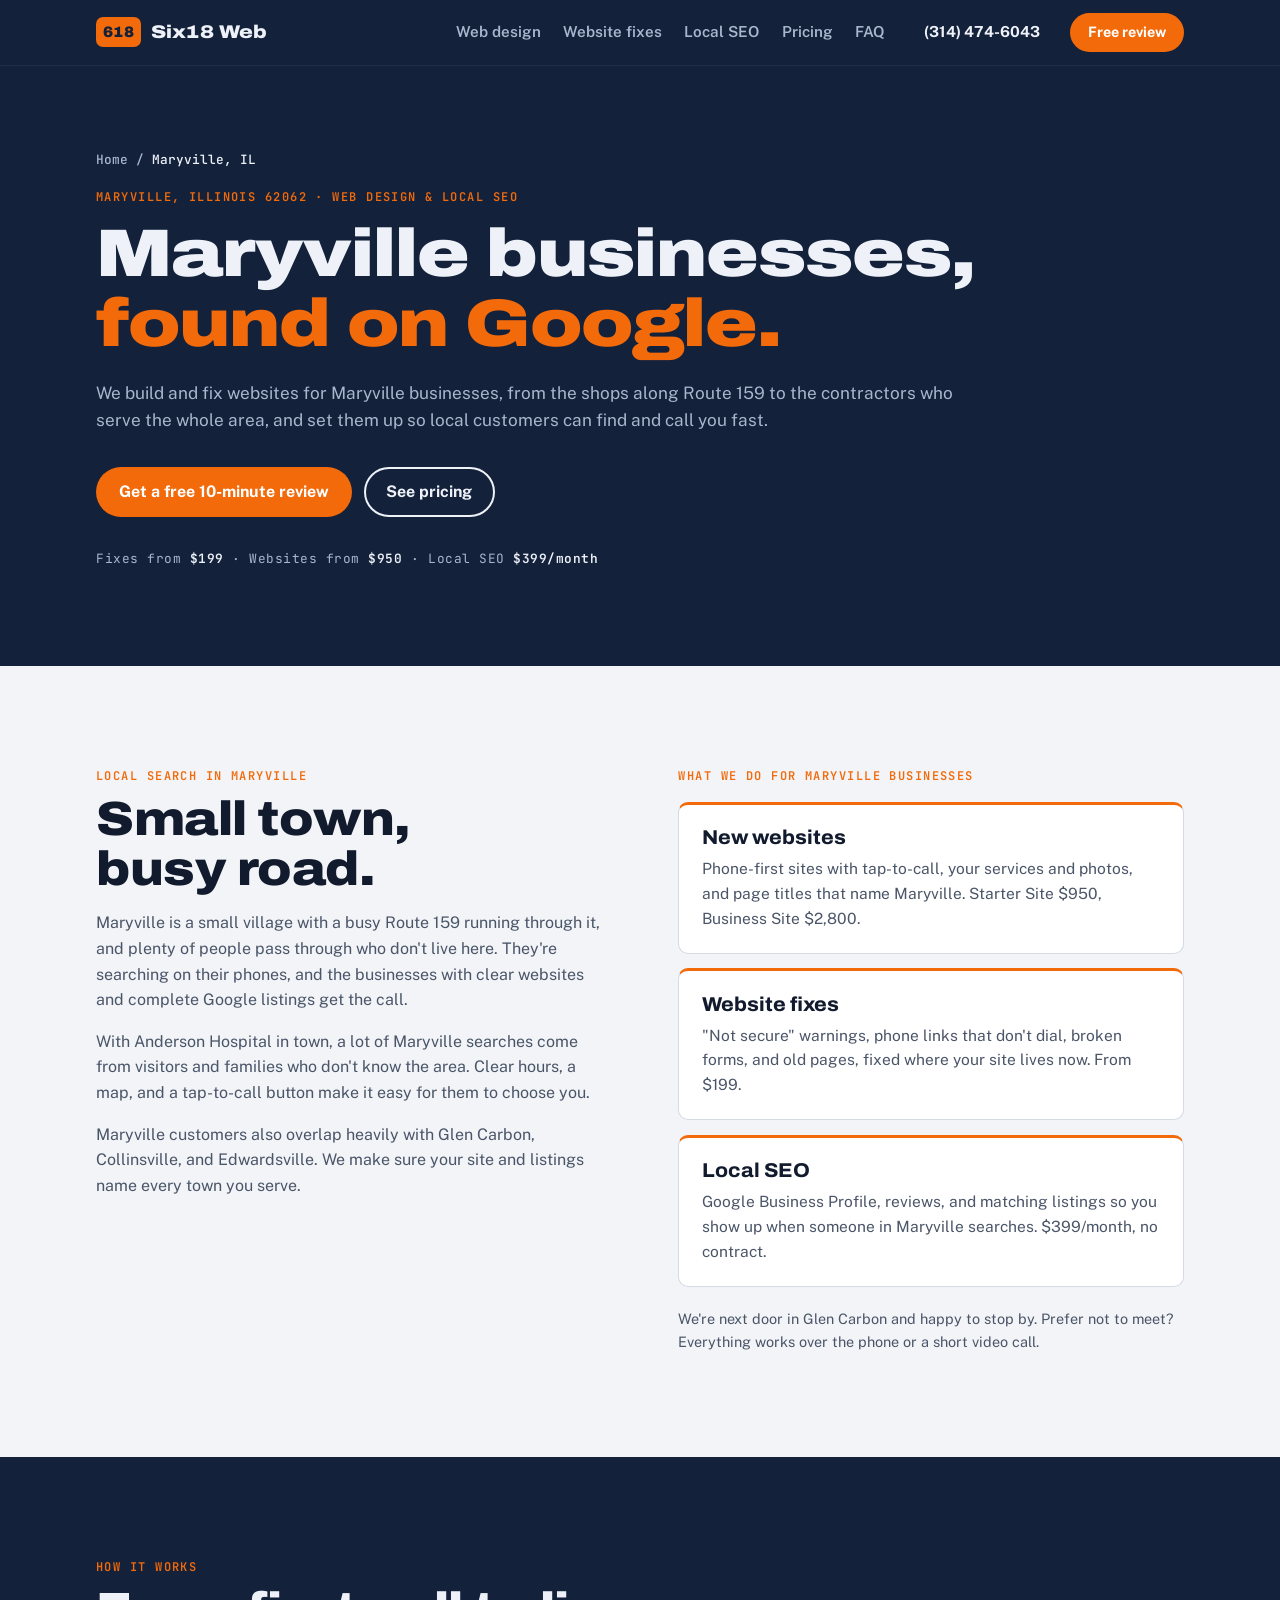
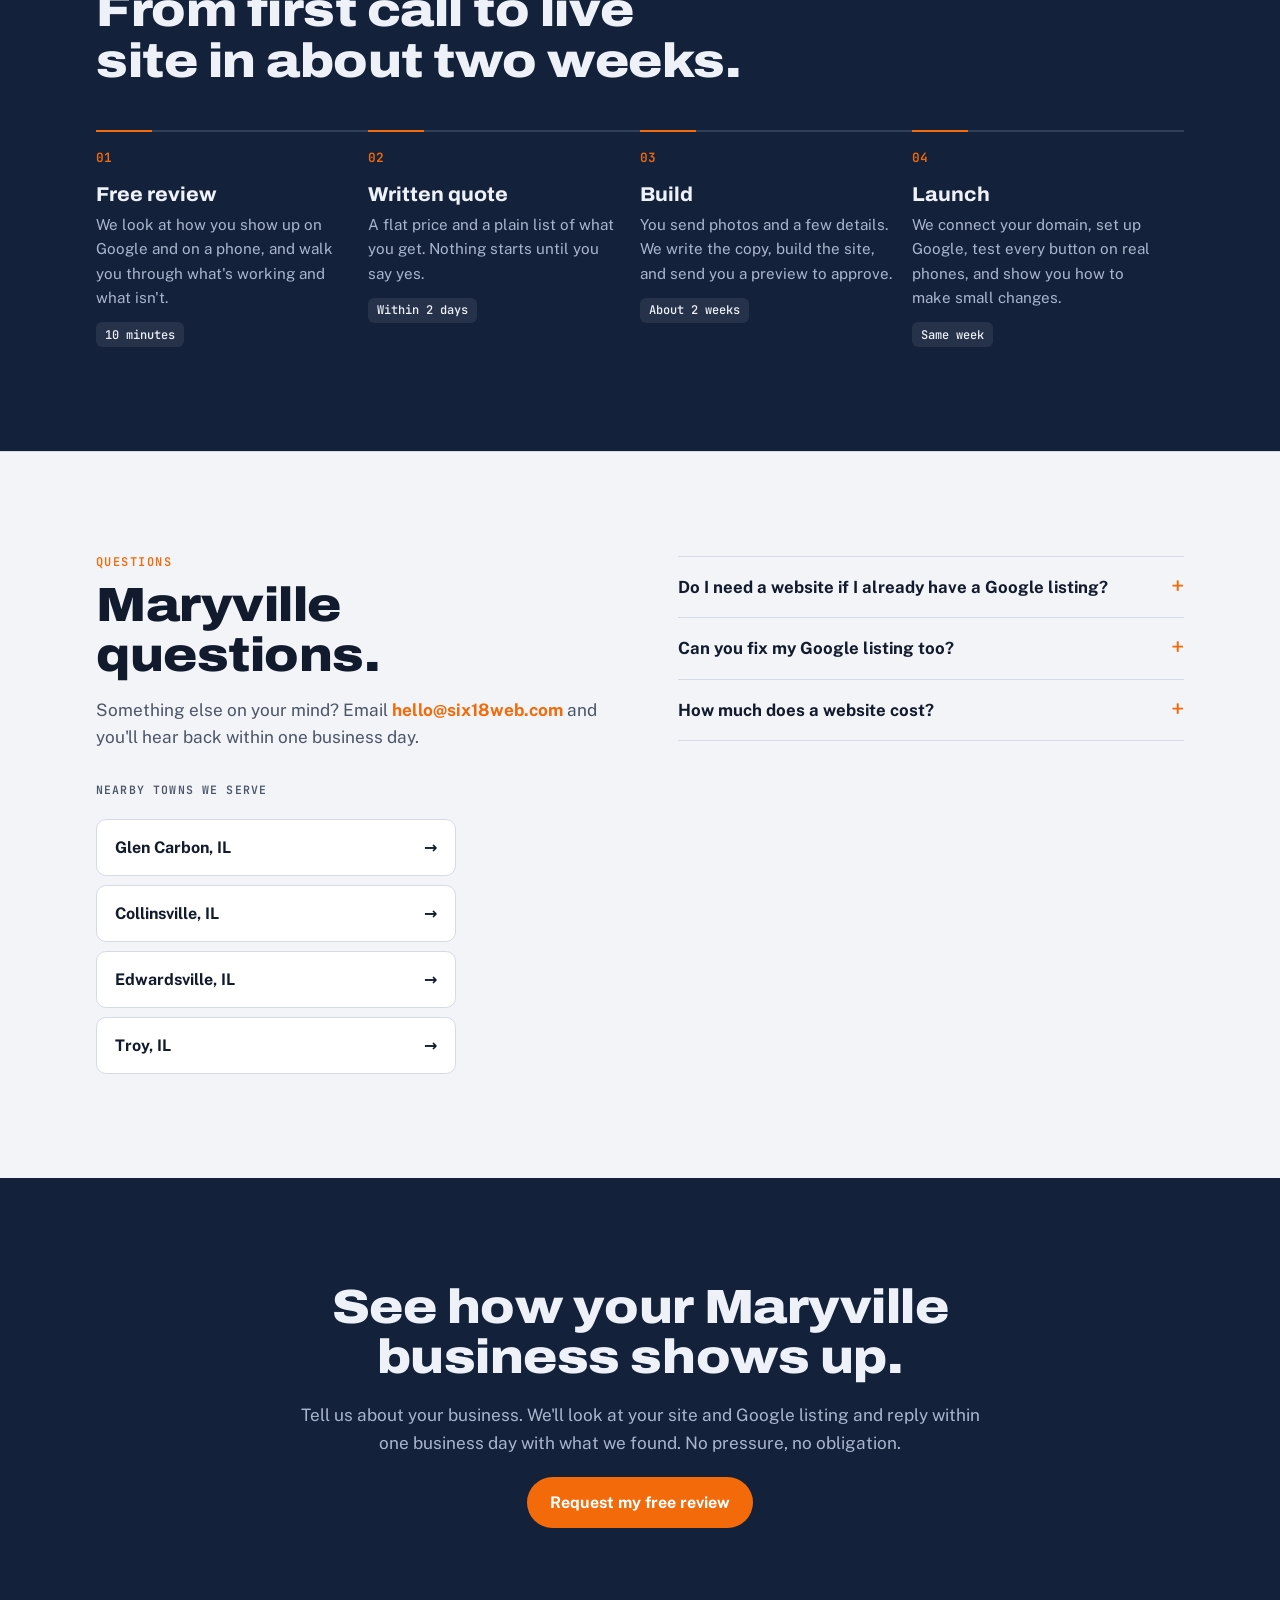
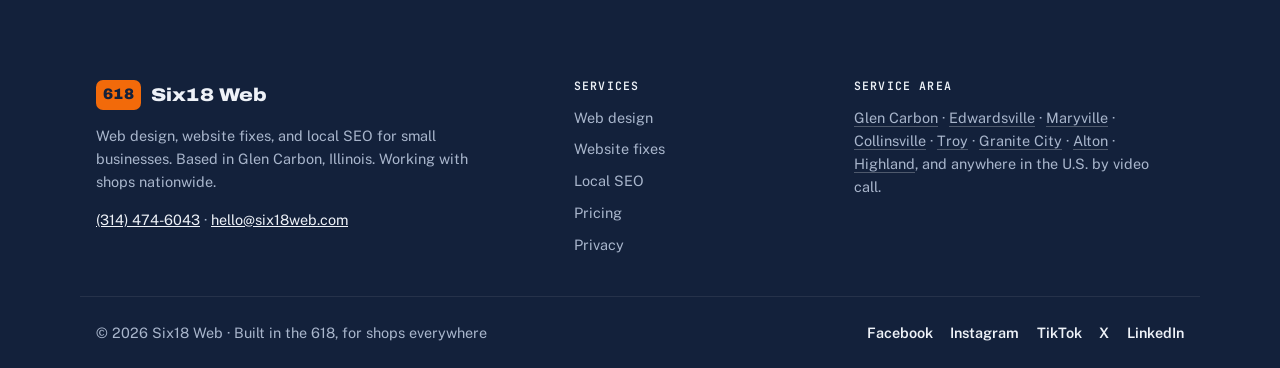
<file: maryville-il/index.html>
<!doctype html>
<html lang="en">
<head>
<meta charset="utf-8">
<meta name="viewport" content="width=device-width, initial-scale=1, viewport-fit=cover">
<title>Maryville, IL Web Design &amp; Local SEO | Six18 Web</title>
<meta name="description" content="Websites and local SEO for Maryville, IL businesses along Route 159. Phone-first sites, fixes from $199, and a free 10-minute review from a local team.">
<link rel="canonical" href="https://six18web.com/maryville-il/">
<meta name="robots" content="index, follow, max-image-preview:large">
<meta property="og:type" content="website">
<meta property="og:site_name" content="Six18 Web">
<meta property="og:locale" content="en_US">
<meta property="og:title" content="Maryville, IL Web Design &amp; Local SEO | Six18 Web">
<meta property="og:description" content="Websites and local SEO for Maryville, IL businesses along Route 159. Phone-first sites, fixes from $199, and a free 10-minute review from a local team.">
<meta property="og:url" content="https://six18web.com/maryville-il/">
<meta property="og:image" content="https://six18web.com/og-image.png">
<meta property="og:image:width" content="1200">
<meta property="og:image:height" content="630">
<meta property="og:image:alt" content="Six18 Web: websites that make your phone ring">
<meta name="twitter:card" content="summary_large_image">
<meta name="twitter:site" content="@six18web">
<meta name="twitter:title" content="Maryville, IL Web Design &amp; Local SEO | Six18 Web">
<meta name="twitter:description" content="Websites and local SEO for Maryville, IL businesses along Route 159. Phone-first sites, fixes from $199, and a free 10-minute review from a local team.">
<meta name="twitter:image" content="https://six18web.com/og-image.png">
<meta name="theme-color" content="#13213B">
<meta name="format-detection" content="telephone=no">
<link rel="icon" type="image/png" href="/favicon.png">
<link rel="apple-touch-icon" href="/logo.png">
<script type="application/ld+json">{"@context":"https://schema.org","@graph":[{"@type":"ProfessionalService","@id":"https://six18web.com/#business","name":"Six18 Web","alternateName":"Six18 Web Co.","url":"https://six18web.com/","email":"hello@six18web.com","telephone":"+1-314-474-6043","logo":"https://six18web.com/logo.png","image":"https://six18web.com/og-image.png","description":"Web design, website fixes, and local SEO for small businesses. Based in Glen Carbon, Illinois, serving small businesses nationwide.","slogan":"Websites that make your phone ring.","priceRange":"$199–$2,800","address":{"@type":"PostalAddress","addressLocality":"Glen Carbon","addressRegion":"IL","postalCode":"62034","addressCountry":"US"},"areaServed":[{"@type":"City","name":"Glen Carbon, IL"},{"@type":"City","name":"Edwardsville, IL"},{"@type":"City","name":"Maryville, IL"},{"@type":"City","name":"Collinsville, IL"},{"@type":"City","name":"Troy, IL"},{"@type":"City","name":"Granite City, IL"},{"@type":"City","name":"Alton, IL"},{"@type":"City","name":"Highland, IL"},{"@type":"Country","name":"United States"}],"knowsAbout":["Web design","Website repair","Local SEO","Google Business Profile","Website accessibility (WCAG 2.1 AA)","Mobile-friendly websites"],"sameAs":["https://www.facebook.com/six18web","https://www.instagram.com/six18web","https://www.tiktok.com/@six18.web","https://x.com/six18web","https://www.linkedin.com/company/six18web"],"hasOfferCatalog":{"@type":"OfferCatalog","name":"Six18 Web services","itemListElement":[{"@type":"Offer","name":"Site Fix-It","price":"199","priceCurrency":"USD","description":"Fixes for an existing website, starting at $199.","url":"https://six18web.com/website-repair/"},{"@type":"Offer","name":"Starter Site","price":"950","priceCurrency":"USD","description":"One-page, phone-first website with Google Business Profile setup.","url":"https://six18web.com/web-design/"},{"@type":"Offer","name":"Business Site","price":"2800","priceCurrency":"USD","description":"Up to 6 pages, quote or booking form, town pages, and local SEO setup.","url":"https://six18web.com/web-design/"},{"@type":"Offer","name":"Care Plan","price":"89","priceCurrency":"USD","description":"Hosting, updates, backups, and up to 1 hour of edits a month.","priceSpecification":{"@type":"UnitPriceSpecification","price":"89","priceCurrency":"USD","unitText":"MONTH"},"url":"https://six18web.com/#pricing"},{"@type":"Offer","name":"Local Search","price":"399","priceCurrency":"USD","description":"Monthly Google Business Profile, reviews, listings, and reporting.","priceSpecification":{"@type":"UnitPriceSpecification","price":"399","priceCurrency":"USD","unitText":"MONTH"},"url":"https://six18web.com/local-seo/"}]}},{"@type":"WebSite","@id":"https://six18web.com/#website","url":"https://six18web.com/","name":"Six18 Web","publisher":{"@id":"https://six18web.com/#business"}},{"@type":"WebPage","@id":"https://six18web.com/maryville-il/","url":"https://six18web.com/maryville-il/","name":"Maryville, IL Web Design & Local SEO | Six18 Web","description":"Websites and local SEO for Maryville, IL businesses along Route 159. Phone-first sites, fixes from $199, and a free 10-minute review from a local team.","isPartOf":{"@id":"https://six18web.com/#website"},"breadcrumb":{"@id":"https://six18web.com/maryville-il/#breadcrumb"},"about":{"@id":"https://six18web.com/maryville-il/#service"}},{"@type":"Service","@id":"https://six18web.com/maryville-il/#service","name":"Web design and local SEO in Maryville, IL","serviceType":"Web design, website repair, and local SEO","provider":{"@id":"https://six18web.com/#business"},"areaServed":{"@type":"City","name":"Maryville, IL"},"description":"Websites and local SEO for Maryville, IL businesses along Route 159. Phone-first sites, fixes from $199, and a free 10-minute review from a local team."},{"@type":"BreadcrumbList","@id":"https://six18web.com/maryville-il/#breadcrumb","itemListElement":[{"@type":"ListItem","position":1,"name":"Home","item":"https://six18web.com/"},{"@type":"ListItem","position":2,"name":"Maryville, IL","item":"https://six18web.com/maryville-il/"}]},{"@type":"FAQPage","@id":"https://six18web.com/maryville-il/#faq","mainEntity":[{"@type":"Question","name":"Do I need a website if I already have a Google listing?","acceptedAnswer":{"@type":"Answer","text":"A Google listing gets you on the map; a website gives Google (and customers) the details that win the click. The two work best together."}},{"@type":"Question","name":"Can you fix my Google listing too?","acceptedAnswer":{"@type":"Answer","text":"Yes. Google Business Profile cleanup is part of our Site Fix-It plan, and ongoing management is part of Local Search."}},{"@type":"Question","name":"How much does a website cost?","acceptedAnswer":{"@type":"Answer","text":"A Starter Site is $950 and a Business Site is $2,800, both flat prices with a written quote first."}}]}]}</script>
<link rel="preconnect" href="https://fonts.googleapis.com">
<link rel="preconnect" href="https://fonts.gstatic.com" crossorigin>
<link rel="stylesheet" href="https://fonts.googleapis.com/css2?family=Archivo:wdth,wght@62..125,400..900&family=Public+Sans:ital,wght@0,400;0,500;0,600;0,700;1,400&family=JetBrains+Mono:wght@400;600&display=swap">
<link rel="stylesheet" href="/styles.css">
</head>
<body>

<header class="site-head">
  <div class="wrap">
    <a class="logo" href="/" aria-label="Six18 Web home"><span class="logo-mark" aria-hidden="true">618</span><span data-bind="name">Six18 Web</span></a>
    <nav class="nav" aria-label="Main">
      <a href="/web-design/">Web design</a><a href="/website-repair/">Website fixes</a><a href="/local-seo/">Local SEO</a><a href="/#pricing">Pricing</a>
      <a href="/#faq">FAQ</a>
    </nav>
    <a class="head-phone" href="tel:+13144746043" aria-label="Call Six18 Web at (314) 474-6043"><span class="hp-full">(314) 474-6043</span><span class="hp-short">Call</span></a>
    <a class="btn btn-primary head-call" href="/#contact">Free review</a>
  </div>
</header>

<main id="top">
  <section class="hero sub-hero">
    <div class="wrap sub-hero-wrap">
      <nav class="crumbs" aria-label="Breadcrumb"><a href="/">Home</a><span aria-hidden="true">/</span><span aria-current="page">Maryville, IL</span></nav>
      <p class="eyebrow">Maryville, Illinois 62062 · Web design &amp; local SEO</p>
      <h1>Maryville businesses, <em>found on Google.</em></h1>
      <p class="lede">We build and fix websites for Maryville businesses, from the shops along Route 159 to the contractors who serve the whole area, and set them up so local customers can find and call you fast.</p>
      <div class="hero-ctas">
        <a class="btn btn-primary" href="/#contact">Get a free 10-minute review</a>
        <a class="btn btn-ghost" href="/#pricing">See pricing</a>
      </div>
      <p class="towns">Fixes from <b>$199</b> · Websites from <b>$950</b> · Local SEO <b>$399/month</b></p>
    </div>
  </section>

  <section>
    <div class="wrap two">
      <div class="prose">
        <p class="eyebrow">Local search in Maryville</p>
        <h2 style="margin-top:.75rem">Small town, busy road.</h2>
        <p>Maryville is a small village with a busy Route 159 running through it, and plenty of people pass through who don't live here. They're searching on their phones, and the businesses with clear websites and complete Google listings get the call.</p><p>With Anderson Hospital in town, a lot of Maryville searches come from visitors and families who don't know the area. Clear hours, a map, and a tap-to-call button make it easy for them to choose you.</p><p>Maryville customers also overlap heavily with Glen Carbon, Collinsville, and Edwardsville. We make sure your site and listings name every town you serve.</p>
      </div>
      <div>
        <p class="eyebrow">What we do for Maryville businesses</p>
        <ul class="feature-grid one-col">
          <li><h3><a href="/web-design/">New websites</a></h3><p>Phone-first sites with tap-to-call, your services and photos, and page titles that name Maryville. Starter Site $950, Business Site $2,800.</p></li>
          <li><h3><a href="/website-repair/">Website fixes</a></h3><p>"Not secure" warnings, phone links that don't dial, broken forms, and old pages, fixed where your site lives now. From $199.</p></li>
          <li><h3><a href="/local-seo/">Local SEO</a></h3><p>Google Business Profile, reviews, and matching listings so you show up when someone in Maryville searches. $399/month, no contract.</p></li>
        </ul>
        <p class="price-note">We're next door in Glen Carbon and happy to stop by. Prefer not to meet? Everything works over the phone or a short video call.</p>
      </div>
    </div>
  </section>

  <section class="process">
    <div class="wrap">
      <p class="eyebrow">How it works</p>
      <h2 style="margin-top:.75rem">From first call to live site in about two weeks.</h2>
      <div class="steps">
        <div class="step"><h3>Free review</h3><p>We look at how you show up on Google and on a phone, and walk you through what's working and what isn't.</p><span class="when">10 minutes</span></div>
        <div class="step"><h3>Written quote</h3><p>A flat price and a plain list of what you get. Nothing starts until you say yes.</p><span class="when">Within 2 days</span></div>
        <div class="step"><h3>Build</h3><p>You send photos and a few details. We write the copy, build the site, and send you a preview to approve.</p><span class="when">About 2 weeks</span></div>
        <div class="step"><h3>Launch</h3><p>We connect your domain, set up Google, test every button on real phones, and show you how to make small changes.</p><span class="when">Same week</span></div>
      </div>
    </div>
  </section>

  <section class="sub-faq" id="faq">
    <div class="wrap two">
      <div>
        <p class="eyebrow">Questions</p>
        <h2 style="margin-top:.75rem">Maryville questions.</h2>
        <p class="lede" style="margin-top:1rem">Something else on your mind? Email <a href="mailto:hello@six18web.com">hello@six18web.com</a> and you'll hear back within one business day.</p>
        <div class="svc-links"><p class="foot-h" style="color:var(--muted)">Nearby towns we serve</p><a class="svc-link" href="/glen-carbon-il/"><span>Glen Carbon, IL</span><span aria-hidden="true">→</span></a><a class="svc-link" href="/collinsville-il/"><span>Collinsville, IL</span><span aria-hidden="true">→</span></a><a class="svc-link" href="/edwardsville-il/"><span>Edwardsville, IL</span><span aria-hidden="true">→</span></a><a class="svc-link" href="/troy-il/"><span>Troy, IL</span><span aria-hidden="true">→</span></a></div>
      </div>
      <div><details><summary>Do I need a website if I already have a Google listing?</summary><p>A Google listing gets you on the map; a website gives Google (and customers) the details that win the click. The two work best together.</p></details><details><summary>Can you fix my Google listing too?</summary><p>Yes. Google Business Profile cleanup is part of our <a href="/website-repair/">Site Fix-It</a> plan, and ongoing management is part of <a href="/local-seo/">Local Search</a>.</p></details><details><summary>How much does a website cost?</summary><p>A Starter Site is $950 and a Business Site is $2,800, both flat prices with a written quote first.</p></details></div>
    </div>
  </section>
  <section class="cta-band">
    <div class="wrap">
      <h2>See how your Maryville business shows up.</h2>
      <p class="lede">Tell us about your business. We'll look at your site and Google listing and reply within one business day with what we found. No pressure, no obligation.</p>
      <a class="btn btn-primary" href="/#contact">Request my free review</a>
    </div>
  </section>
</main>
<footer>
  <div class="wrap foot-grid">
    <div class="foot-brand">
      <a class="logo" href="/"><span class="logo-mark" aria-hidden="true">618</span><span>Six18 Web</span></a>
      <p>Web design, website fixes, and local SEO for small businesses. Based in Glen Carbon, Illinois. Working with shops nationwide.</p>
      <p><a href="tel:+13144746043">(314) 474-6043</a> · <a href="mailto:hello@six18web.com">hello@six18web.com</a></p>
    </div>
    <nav aria-label="Services"><p class="foot-h">Services</p><ul><li><a href="/web-design/">Web design</a></li><li><a href="/website-repair/">Website fixes</a></li><li><a href="/local-seo/">Local SEO</a></li><li><a href="/#pricing">Pricing</a></li><li><a href="/privacy/">Privacy</a></li></ul></nav>
    <div><p class="foot-h">Service area</p><p class="foot-towns"><a href="/glen-carbon-il/">Glen Carbon</a> · <a href="/edwardsville-il/">Edwardsville</a> · <a href="/maryville-il/">Maryville</a> · <a href="/collinsville-il/">Collinsville</a> · <a href="/troy-il/">Troy</a> · <a href="/granite-city-il/">Granite City</a> · <a href="/alton-il/">Alton</a> · <a href="/highland-il/">Highland</a>, and anywhere in the U.S. by video call.</p></div>
  </div>
  <div class="wrap foot-bottom">
    <span>© <span id="yr">2026</span> Six18 Web · Built in the 618, for shops everywhere</span>
    <nav class="socials" aria-label="Social media"><a href="https://www.facebook.com/six18web" target="_blank" rel="noopener">Facebook</a><a href="https://www.instagram.com/six18web" target="_blank" rel="noopener">Instagram</a><a href="https://www.tiktok.com/@six18.web" target="_blank" rel="noopener">TikTok</a><a href="https://x.com/six18web" target="_blank" rel="noopener">X</a><a href="https://www.linkedin.com/company/six18web" target="_blank" rel="noopener">LinkedIn</a></nav>
  </div>
</footer>
<script>document.getElementById('yr').textContent = new Date().getFullYear();</script>
</body>
</html>
</file>
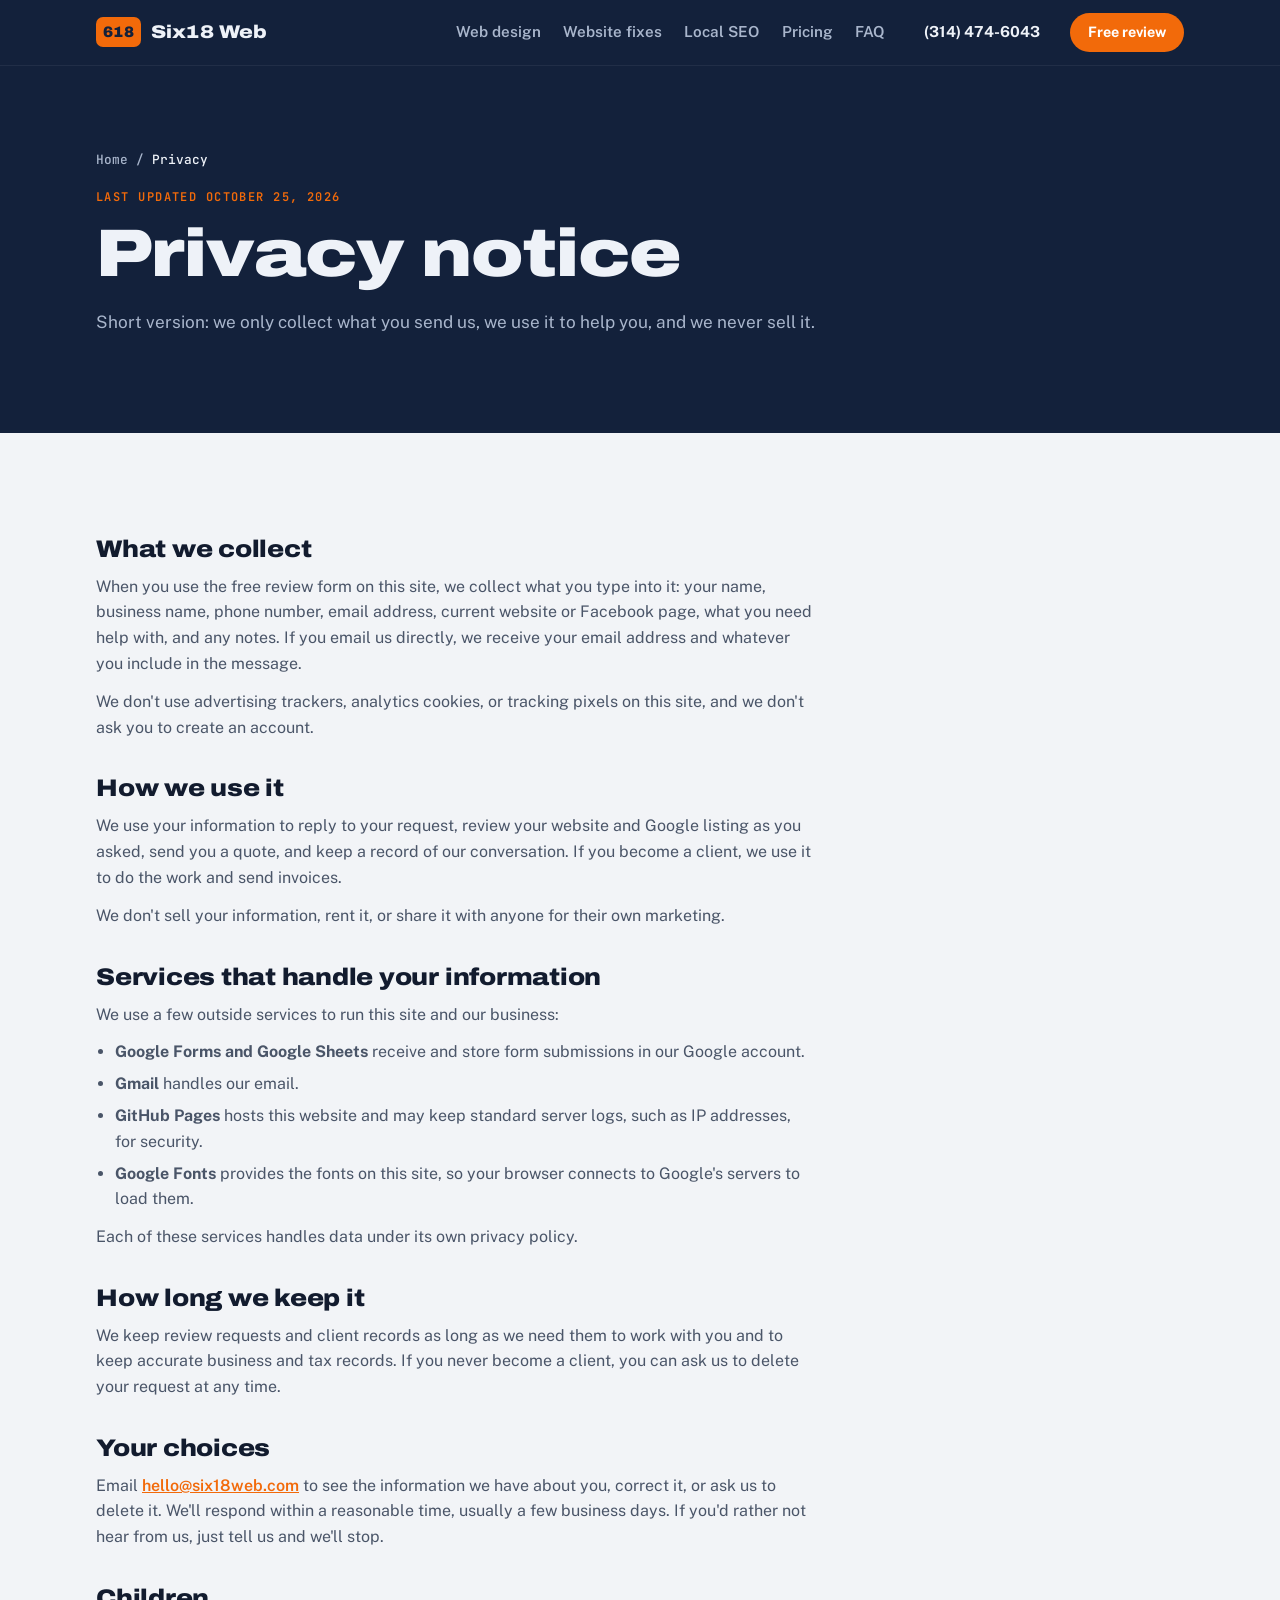
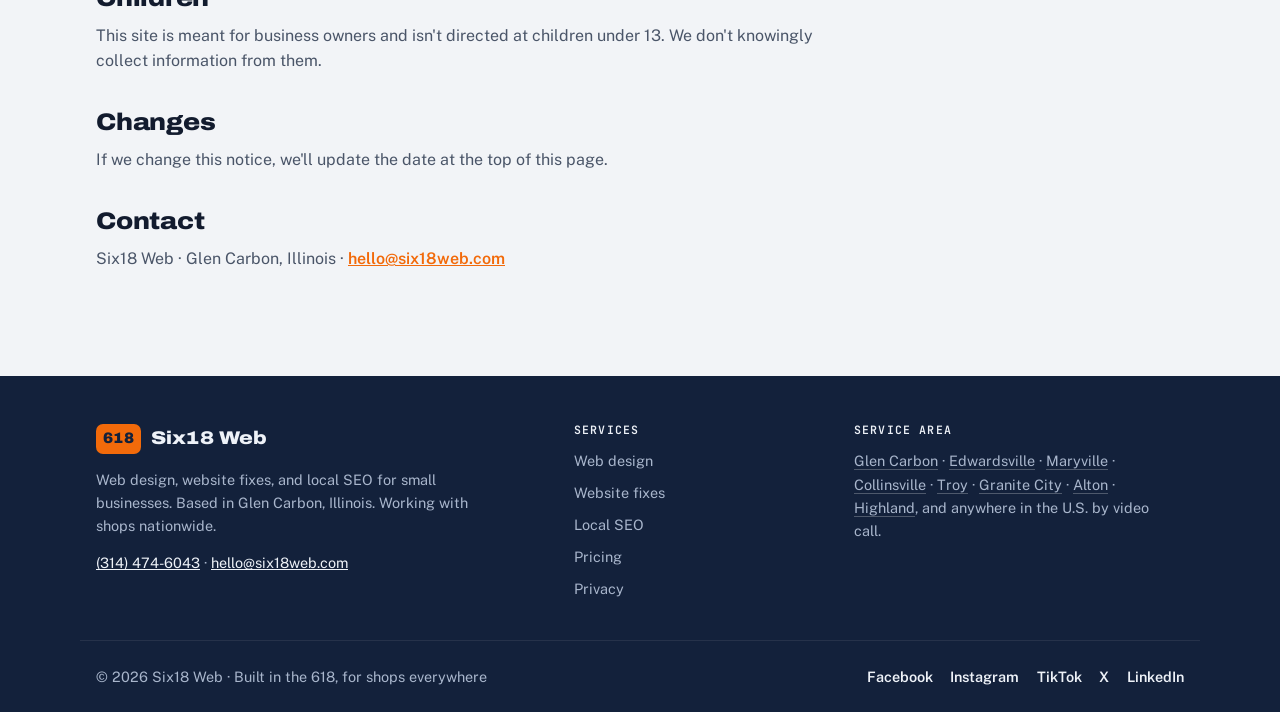
<file: privacy/index.html>
<!doctype html>
<html lang="en">
<head>
<meta charset="utf-8">
<meta name="viewport" content="width=device-width, initial-scale=1, viewport-fit=cover">
<title>Privacy Notice | Six18 Web</title>
<meta name="description" content="How Six18 Web collects, uses, and protects the information you send through our website and email. We never sell your information.">
<link rel="canonical" href="https://six18web.com/privacy/">
<meta name="robots" content="index, follow, max-image-preview:large">
<meta property="og:type" content="website">
<meta property="og:site_name" content="Six18 Web">
<meta property="og:locale" content="en_US">
<meta property="og:title" content="Privacy Notice | Six18 Web">
<meta property="og:description" content="How Six18 Web collects, uses, and protects the information you send through our website and email. We never sell your information.">
<meta property="og:url" content="https://six18web.com/privacy/">
<meta property="og:image" content="https://six18web.com/og-image.png">
<meta property="og:image:width" content="1200">
<meta property="og:image:height" content="630">
<meta property="og:image:alt" content="Six18 Web: websites that make your phone ring">
<meta name="twitter:card" content="summary_large_image">
<meta name="twitter:site" content="@six18web">
<meta name="twitter:title" content="Privacy Notice | Six18 Web">
<meta name="twitter:description" content="How Six18 Web collects, uses, and protects the information you send through our website and email. We never sell your information.">
<meta name="twitter:image" content="https://six18web.com/og-image.png">
<meta name="theme-color" content="#13213B">
<meta name="format-detection" content="telephone=no">
<link rel="icon" type="image/png" href="/favicon.png">
<link rel="apple-touch-icon" href="/logo.png">
<script type="application/ld+json">{"@context":"https://schema.org","@graph":[{"@type":"ProfessionalService","@id":"https://six18web.com/#business","name":"Six18 Web","alternateName":"Six18 Web Co.","url":"https://six18web.com/","email":"hello@six18web.com","telephone":"+1-314-474-6043","logo":"https://six18web.com/logo.png","image":"https://six18web.com/og-image.png","description":"Web design, website fixes, and local SEO for small businesses. Based in Glen Carbon, Illinois, serving small businesses nationwide.","slogan":"Websites that make your phone ring.","priceRange":"$199–$2,800","address":{"@type":"PostalAddress","addressLocality":"Glen Carbon","addressRegion":"IL","postalCode":"62034","addressCountry":"US"},"areaServed":[{"@type":"City","name":"Glen Carbon, IL"},{"@type":"City","name":"Edwardsville, IL"},{"@type":"City","name":"Maryville, IL"},{"@type":"City","name":"Collinsville, IL"},{"@type":"City","name":"Troy, IL"},{"@type":"City","name":"Granite City, IL"},{"@type":"City","name":"Alton, IL"},{"@type":"City","name":"Highland, IL"},{"@type":"Country","name":"United States"}],"knowsAbout":["Web design","Website repair","Local SEO","Google Business Profile","Website accessibility (WCAG 2.1 AA)","Mobile-friendly websites"],"sameAs":["https://www.facebook.com/six18web","https://www.instagram.com/six18web","https://www.tiktok.com/@six18.web","https://x.com/six18web","https://www.linkedin.com/company/six18web"],"hasOfferCatalog":{"@type":"OfferCatalog","name":"Six18 Web services","itemListElement":[{"@type":"Offer","name":"Site Fix-It","price":"199","priceCurrency":"USD","description":"Fixes for an existing website, starting at $199.","url":"https://six18web.com/website-repair/"},{"@type":"Offer","name":"Starter Site","price":"950","priceCurrency":"USD","description":"One-page, phone-first website with Google Business Profile setup.","url":"https://six18web.com/web-design/"},{"@type":"Offer","name":"Business Site","price":"2800","priceCurrency":"USD","description":"Up to 6 pages, quote or booking form, town pages, and local SEO setup.","url":"https://six18web.com/web-design/"},{"@type":"Offer","name":"Care Plan","price":"89","priceCurrency":"USD","description":"Hosting, updates, backups, and up to 1 hour of edits a month.","priceSpecification":{"@type":"UnitPriceSpecification","price":"89","priceCurrency":"USD","unitText":"MONTH"},"url":"https://six18web.com/#pricing"},{"@type":"Offer","name":"Local Search","price":"399","priceCurrency":"USD","description":"Monthly Google Business Profile, reviews, listings, and reporting.","priceSpecification":{"@type":"UnitPriceSpecification","price":"399","priceCurrency":"USD","unitText":"MONTH"},"url":"https://six18web.com/local-seo/"}]}},{"@type":"WebSite","@id":"https://six18web.com/#website","url":"https://six18web.com/","name":"Six18 Web","publisher":{"@id":"https://six18web.com/#business"}},{"@type":"WebPage","@id":"https://six18web.com/privacy/","url":"https://six18web.com/privacy/","name":"Privacy notice | Six18 Web","isPartOf":{"@id":"https://six18web.com/#website"},"breadcrumb":{"@id":"https://six18web.com/privacy/#breadcrumb"}},{"@type":"BreadcrumbList","@id":"https://six18web.com/privacy/#breadcrumb","itemListElement":[{"@type":"ListItem","position":1,"name":"Home","item":"https://six18web.com/"},{"@type":"ListItem","position":2,"name":"Privacy","item":"https://six18web.com/privacy/"}]}]}</script>
<link rel="preconnect" href="https://fonts.googleapis.com">
<link rel="preconnect" href="https://fonts.gstatic.com" crossorigin>
<link rel="stylesheet" href="https://fonts.googleapis.com/css2?family=Archivo:wdth,wght@62..125,400..900&family=Public+Sans:ital,wght@0,400;0,500;0,600;0,700;1,400&family=JetBrains+Mono:wght@400;600&display=swap">
<link rel="stylesheet" href="/styles.css">
</head>
<body>

<header class="site-head">
  <div class="wrap">
    <a class="logo" href="/" aria-label="Six18 Web home"><span class="logo-mark" aria-hidden="true">618</span><span data-bind="name">Six18 Web</span></a>
    <nav class="nav" aria-label="Main">
      <a href="/web-design/">Web design</a><a href="/website-repair/">Website fixes</a><a href="/local-seo/">Local SEO</a><a href="/#pricing">Pricing</a>
      <a href="/#faq">FAQ</a>
    </nav>
    <a class="head-phone" href="tel:+13144746043" aria-label="Call Six18 Web at (314) 474-6043"><span class="hp-full">(314) 474-6043</span><span class="hp-short">Call</span></a>
    <a class="btn btn-primary head-call" href="/#contact">Free review</a>
  </div>
</header>

<main id="top">
  <section class="hero sub-hero">
    <div class="wrap sub-hero-wrap">
      <nav class="crumbs" aria-label="Breadcrumb"><a href="/">Home</a><span aria-hidden="true">/</span><span aria-current="page">Privacy</span></nav>
      <p class="eyebrow">Last updated October 25, 2026</p>
      <h1>Privacy notice</h1>
      <p class="lede">Short version: we only collect what you send us, we use it to help you, and we never sell it.</p>
    </div>
  </section>
  <section>
    <div class="wrap"><div class="legal"><h2>What we collect</h2><p>When you use the free review form on this site, we collect what you type into it: your name, business name, phone number, email address, current website or Facebook page, what you need help with, and any notes. If you email us directly, we receive your email address and whatever you include in the message.</p>
<p>We don't use advertising trackers, analytics cookies, or tracking pixels on this site, and we don't ask you to create an account.</p><h2>How we use it</h2><p>We use your information to reply to your request, review your website and Google listing as you asked, send you a quote, and keep a record of our conversation. If you become a client, we use it to do the work and send invoices.</p>
<p>We don't sell your information, rent it, or share it with anyone for their own marketing.</p><h2>Services that handle your information</h2><p>We use a few outside services to run this site and our business:</p>
<ul class="plain-list">
<li><b>Google Forms and Google Sheets</b> receive and store form submissions in our Google account.</li>
<li><b>Gmail</b> handles our email.</li>
<li><b>GitHub Pages</b> hosts this website and may keep standard server logs, such as IP addresses, for security.</li>
<li><b>Google Fonts</b> provides the fonts on this site, so your browser connects to Google's servers to load them.</li>
</ul>
<p>Each of these services handles data under its own privacy policy.</p><h2>How long we keep it</h2><p>We keep review requests and client records as long as we need them to work with you and to keep accurate business and tax records. If you never become a client, you can ask us to delete your request at any time.</p><h2>Your choices</h2><p>Email <a href="mailto:hello@six18web.com">hello@six18web.com</a> to see the information we have about you, correct it, or ask us to delete it. We'll respond within a reasonable time, usually a few business days. If you'd rather not hear from us, just tell us and we'll stop.</p><h2>Children</h2><p>This site is meant for business owners and isn't directed at children under 13. We don't knowingly collect information from them.</p><h2>Changes</h2><p>If we change this notice, we'll update the date at the top of this page.</p>
      <h2>Contact</h2><p>Six18 Web · Glen Carbon, Illinois · <a href="mailto:hello@six18web.com">hello@six18web.com</a></p>
    </div></div>
  </section>
</main>
<footer>
  <div class="wrap foot-grid">
    <div class="foot-brand">
      <a class="logo" href="/"><span class="logo-mark" aria-hidden="true">618</span><span>Six18 Web</span></a>
      <p>Web design, website fixes, and local SEO for small businesses. Based in Glen Carbon, Illinois. Working with shops nationwide.</p>
      <p><a href="tel:+13144746043">(314) 474-6043</a> · <a href="mailto:hello@six18web.com">hello@six18web.com</a></p>
    </div>
    <nav aria-label="Services"><p class="foot-h">Services</p><ul><li><a href="/web-design/">Web design</a></li><li><a href="/website-repair/">Website fixes</a></li><li><a href="/local-seo/">Local SEO</a></li><li><a href="/#pricing">Pricing</a></li><li><a href="/privacy/">Privacy</a></li></ul></nav>
    <div><p class="foot-h">Service area</p><p class="foot-towns"><a href="/glen-carbon-il/">Glen Carbon</a> · <a href="/edwardsville-il/">Edwardsville</a> · <a href="/maryville-il/">Maryville</a> · <a href="/collinsville-il/">Collinsville</a> · <a href="/troy-il/">Troy</a> · <a href="/granite-city-il/">Granite City</a> · <a href="/alton-il/">Alton</a> · <a href="/highland-il/">Highland</a>, and anywhere in the U.S. by video call.</p></div>
  </div>
  <div class="wrap foot-bottom">
    <span>© <span id="yr">2026</span> Six18 Web · Built in the 618, for shops everywhere</span>
    <nav class="socials" aria-label="Social media"><a href="https://www.facebook.com/six18web" target="_blank" rel="noopener">Facebook</a><a href="https://www.instagram.com/six18web" target="_blank" rel="noopener">Instagram</a><a href="https://www.tiktok.com/@six18.web" target="_blank" rel="noopener">TikTok</a><a href="https://x.com/six18web" target="_blank" rel="noopener">X</a><a href="https://www.linkedin.com/company/six18web" target="_blank" rel="noopener">LinkedIn</a></nav>
  </div>
</footer>
<script>document.getElementById('yr').textContent = new Date().getFullYear();</script>
</body>
</html>
</file>
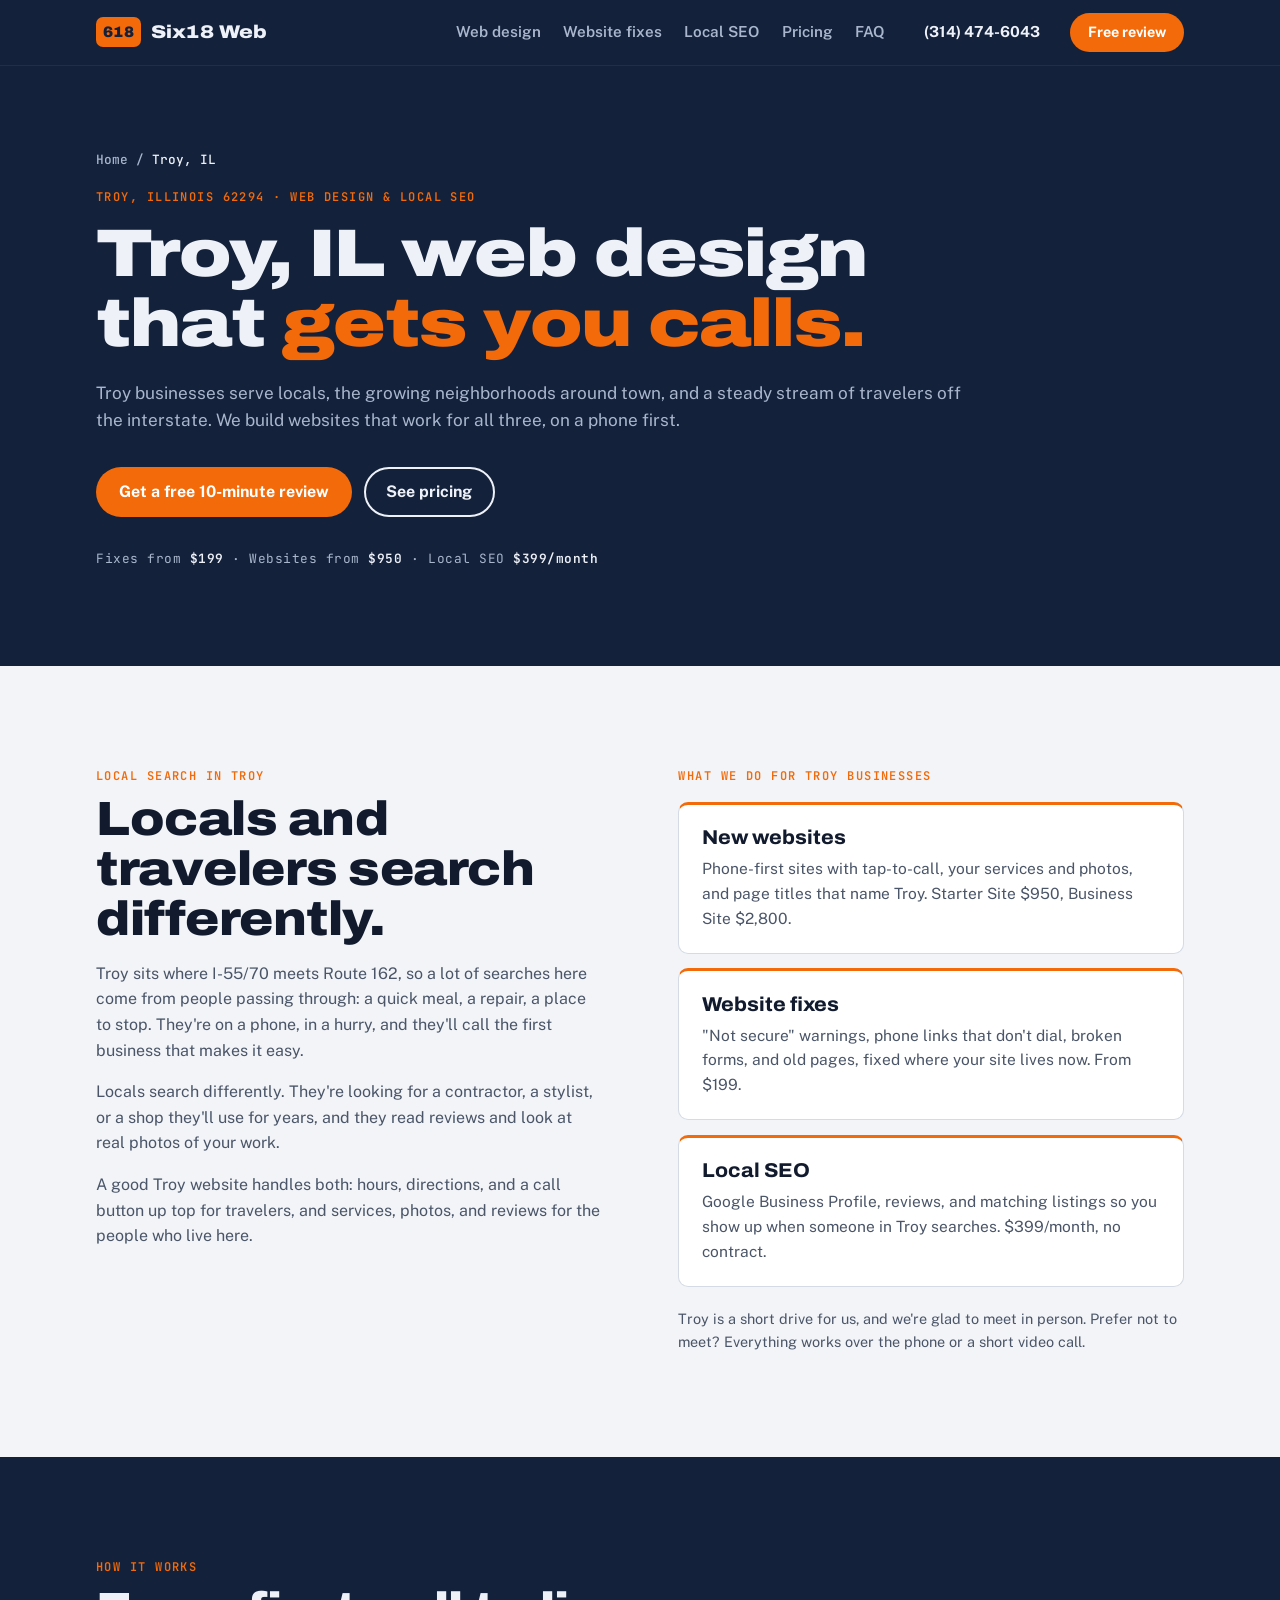
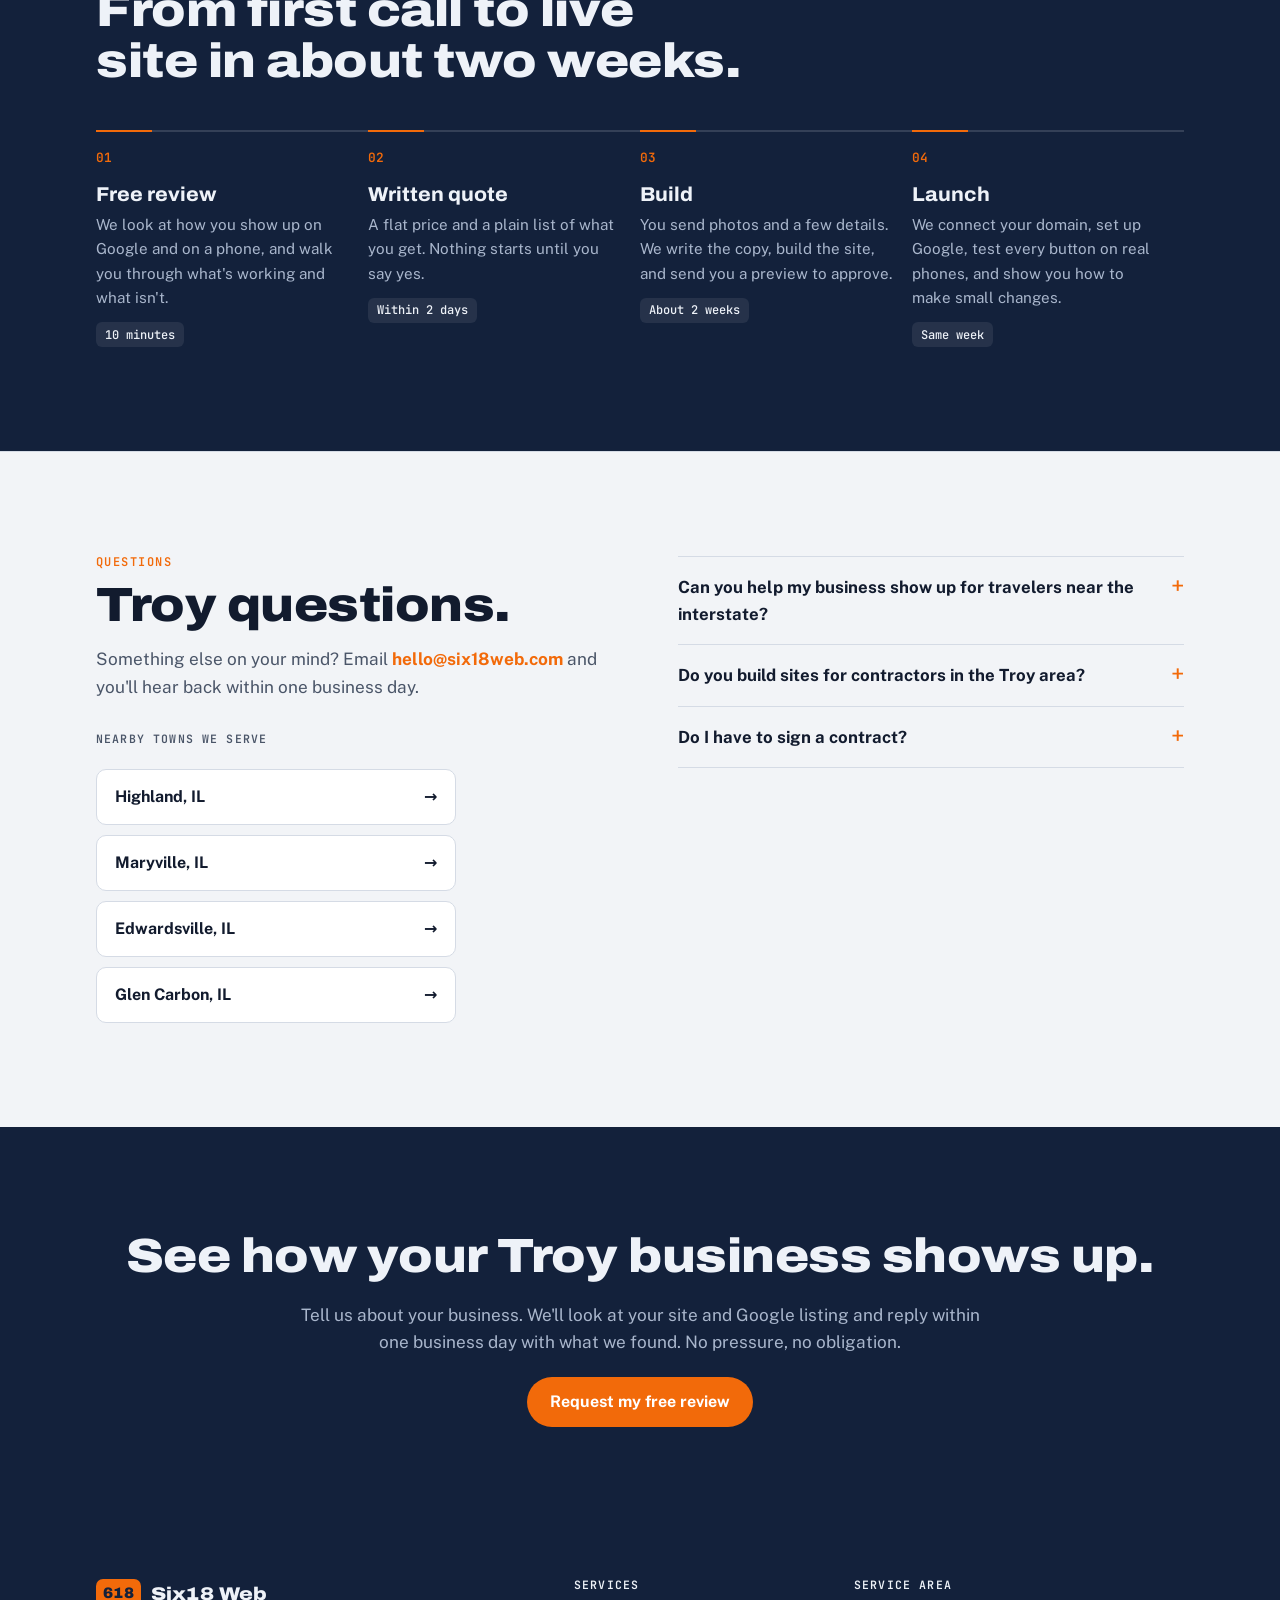
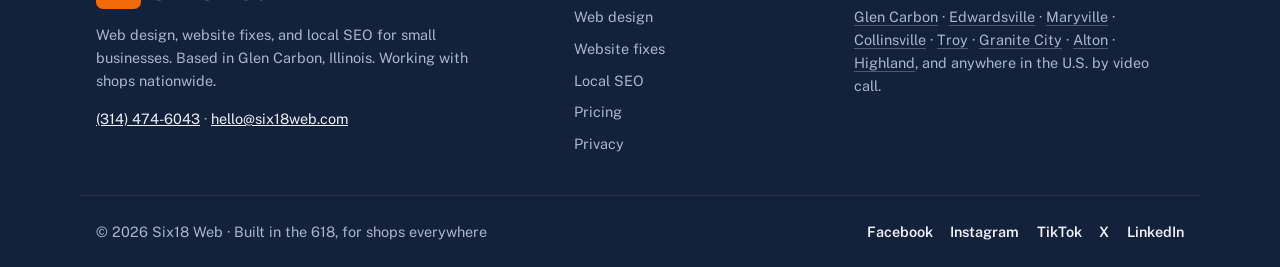
<file: troy-il/index.html>
<!doctype html>
<html lang="en">
<head>
<meta charset="utf-8">
<meta name="viewport" content="width=device-width, initial-scale=1, viewport-fit=cover">
<title>Troy, IL Web Design &amp; Local SEO | Six18 Web</title>
<meta name="description" content="Web design, website fixes, and local SEO for Troy, IL businesses near I-55/70 and Route 162. Flat prices and a free 10-minute site review.">
<link rel="canonical" href="https://six18web.com/troy-il/">
<meta name="robots" content="index, follow, max-image-preview:large">
<meta property="og:type" content="website">
<meta property="og:site_name" content="Six18 Web">
<meta property="og:locale" content="en_US">
<meta property="og:title" content="Troy, IL Web Design &amp; Local SEO | Six18 Web">
<meta property="og:description" content="Web design, website fixes, and local SEO for Troy, IL businesses near I-55/70 and Route 162. Flat prices and a free 10-minute site review.">
<meta property="og:url" content="https://six18web.com/troy-il/">
<meta property="og:image" content="https://six18web.com/og-image.png">
<meta property="og:image:width" content="1200">
<meta property="og:image:height" content="630">
<meta property="og:image:alt" content="Six18 Web: websites that make your phone ring">
<meta name="twitter:card" content="summary_large_image">
<meta name="twitter:site" content="@six18web">
<meta name="twitter:title" content="Troy, IL Web Design &amp; Local SEO | Six18 Web">
<meta name="twitter:description" content="Web design, website fixes, and local SEO for Troy, IL businesses near I-55/70 and Route 162. Flat prices and a free 10-minute site review.">
<meta name="twitter:image" content="https://six18web.com/og-image.png">
<meta name="theme-color" content="#13213B">
<meta name="format-detection" content="telephone=no">
<link rel="icon" type="image/png" href="/favicon.png">
<link rel="apple-touch-icon" href="/logo.png">
<script type="application/ld+json">{"@context":"https://schema.org","@graph":[{"@type":"ProfessionalService","@id":"https://six18web.com/#business","name":"Six18 Web","alternateName":"Six18 Web Co.","url":"https://six18web.com/","email":"hello@six18web.com","telephone":"+1-314-474-6043","logo":"https://six18web.com/logo.png","image":"https://six18web.com/og-image.png","description":"Web design, website fixes, and local SEO for small businesses. Based in Glen Carbon, Illinois, serving small businesses nationwide.","slogan":"Websites that make your phone ring.","priceRange":"$199–$2,800","address":{"@type":"PostalAddress","addressLocality":"Glen Carbon","addressRegion":"IL","postalCode":"62034","addressCountry":"US"},"areaServed":[{"@type":"City","name":"Glen Carbon, IL"},{"@type":"City","name":"Edwardsville, IL"},{"@type":"City","name":"Maryville, IL"},{"@type":"City","name":"Collinsville, IL"},{"@type":"City","name":"Troy, IL"},{"@type":"City","name":"Granite City, IL"},{"@type":"City","name":"Alton, IL"},{"@type":"City","name":"Highland, IL"},{"@type":"Country","name":"United States"}],"knowsAbout":["Web design","Website repair","Local SEO","Google Business Profile","Website accessibility (WCAG 2.1 AA)","Mobile-friendly websites"],"sameAs":["https://www.facebook.com/six18web","https://www.instagram.com/six18web","https://www.tiktok.com/@six18.web","https://x.com/six18web","https://www.linkedin.com/company/six18web"],"hasOfferCatalog":{"@type":"OfferCatalog","name":"Six18 Web services","itemListElement":[{"@type":"Offer","name":"Site Fix-It","price":"199","priceCurrency":"USD","description":"Fixes for an existing website, starting at $199.","url":"https://six18web.com/website-repair/"},{"@type":"Offer","name":"Starter Site","price":"950","priceCurrency":"USD","description":"One-page, phone-first website with Google Business Profile setup.","url":"https://six18web.com/web-design/"},{"@type":"Offer","name":"Business Site","price":"2800","priceCurrency":"USD","description":"Up to 6 pages, quote or booking form, town pages, and local SEO setup.","url":"https://six18web.com/web-design/"},{"@type":"Offer","name":"Care Plan","price":"89","priceCurrency":"USD","description":"Hosting, updates, backups, and up to 1 hour of edits a month.","priceSpecification":{"@type":"UnitPriceSpecification","price":"89","priceCurrency":"USD","unitText":"MONTH"},"url":"https://six18web.com/#pricing"},{"@type":"Offer","name":"Local Search","price":"399","priceCurrency":"USD","description":"Monthly Google Business Profile, reviews, listings, and reporting.","priceSpecification":{"@type":"UnitPriceSpecification","price":"399","priceCurrency":"USD","unitText":"MONTH"},"url":"https://six18web.com/local-seo/"}]}},{"@type":"WebSite","@id":"https://six18web.com/#website","url":"https://six18web.com/","name":"Six18 Web","publisher":{"@id":"https://six18web.com/#business"}},{"@type":"WebPage","@id":"https://six18web.com/troy-il/","url":"https://six18web.com/troy-il/","name":"Troy, IL Web Design & Local SEO | Six18 Web","description":"Web design, website fixes, and local SEO for Troy, IL businesses near I-55/70 and Route 162. Flat prices and a free 10-minute site review.","isPartOf":{"@id":"https://six18web.com/#website"},"breadcrumb":{"@id":"https://six18web.com/troy-il/#breadcrumb"},"about":{"@id":"https://six18web.com/troy-il/#service"}},{"@type":"Service","@id":"https://six18web.com/troy-il/#service","name":"Web design and local SEO in Troy, IL","serviceType":"Web design, website repair, and local SEO","provider":{"@id":"https://six18web.com/#business"},"areaServed":{"@type":"City","name":"Troy, IL"},"description":"Web design, website fixes, and local SEO for Troy, IL businesses near I-55/70 and Route 162. Flat prices and a free 10-minute site review."},{"@type":"BreadcrumbList","@id":"https://six18web.com/troy-il/#breadcrumb","itemListElement":[{"@type":"ListItem","position":1,"name":"Home","item":"https://six18web.com/"},{"@type":"ListItem","position":2,"name":"Troy, IL","item":"https://six18web.com/troy-il/"}]},{"@type":"FAQPage","@id":"https://six18web.com/troy-il/#faq","mainEntity":[{"@type":"Question","name":"Can you help my business show up for travelers near the interstate?","acceptedAnswer":{"@type":"Answer","text":"Yes. A complete Google Business Profile with accurate hours, photos, and categories matters most for those quick \"near me\" searches, and your website backs it up."}},{"@type":"Question","name":"Do you build sites for contractors in the Troy area?","acceptedAnswer":{"@type":"Answer","text":"Yes. The Business Site is built for contractors: a page per service, town pages for your service area, a quote form, and a before/after gallery."}},{"@type":"Question","name":"Do I have to sign a contract?","acceptedAnswer":{"@type":"Answer","text":"No. Builds are a flat price, and monthly plans are month to month."}}]}]}</script>
<link rel="preconnect" href="https://fonts.googleapis.com">
<link rel="preconnect" href="https://fonts.gstatic.com" crossorigin>
<link rel="stylesheet" href="https://fonts.googleapis.com/css2?family=Archivo:wdth,wght@62..125,400..900&family=Public+Sans:ital,wght@0,400;0,500;0,600;0,700;1,400&family=JetBrains+Mono:wght@400;600&display=swap">
<link rel="stylesheet" href="/styles.css">
</head>
<body>

<header class="site-head">
  <div class="wrap">
    <a class="logo" href="/" aria-label="Six18 Web home"><span class="logo-mark" aria-hidden="true">618</span><span data-bind="name">Six18 Web</span></a>
    <nav class="nav" aria-label="Main">
      <a href="/web-design/">Web design</a><a href="/website-repair/">Website fixes</a><a href="/local-seo/">Local SEO</a><a href="/#pricing">Pricing</a>
      <a href="/#faq">FAQ</a>
    </nav>
    <a class="head-phone" href="tel:+13144746043" aria-label="Call Six18 Web at (314) 474-6043"><span class="hp-full">(314) 474-6043</span><span class="hp-short">Call</span></a>
    <a class="btn btn-primary head-call" href="/#contact">Free review</a>
  </div>
</header>

<main id="top">
  <section class="hero sub-hero">
    <div class="wrap sub-hero-wrap">
      <nav class="crumbs" aria-label="Breadcrumb"><a href="/">Home</a><span aria-hidden="true">/</span><span aria-current="page">Troy, IL</span></nav>
      <p class="eyebrow">Troy, Illinois 62294 · Web design &amp; local SEO</p>
      <h1>Troy, IL web design that <em>gets you calls.</em></h1>
      <p class="lede">Troy businesses serve locals, the growing neighborhoods around town, and a steady stream of travelers off the interstate. We build websites that work for all three, on a phone first.</p>
      <div class="hero-ctas">
        <a class="btn btn-primary" href="/#contact">Get a free 10-minute review</a>
        <a class="btn btn-ghost" href="/#pricing">See pricing</a>
      </div>
      <p class="towns">Fixes from <b>$199</b> · Websites from <b>$950</b> · Local SEO <b>$399/month</b></p>
    </div>
  </section>

  <section>
    <div class="wrap two">
      <div class="prose">
        <p class="eyebrow">Local search in Troy</p>
        <h2 style="margin-top:.75rem">Locals and travelers search differently.</h2>
        <p>Troy sits where I-55/70 meets Route 162, so a lot of searches here come from people passing through: a quick meal, a repair, a place to stop. They're on a phone, in a hurry, and they'll call the first business that makes it easy.</p><p>Locals search differently. They're looking for a contractor, a stylist, or a shop they'll use for years, and they read reviews and look at real photos of your work.</p><p>A good Troy website handles both: hours, directions, and a call button up top for travelers, and services, photos, and reviews for the people who live here.</p>
      </div>
      <div>
        <p class="eyebrow">What we do for Troy businesses</p>
        <ul class="feature-grid one-col">
          <li><h3><a href="/web-design/">New websites</a></h3><p>Phone-first sites with tap-to-call, your services and photos, and page titles that name Troy. Starter Site $950, Business Site $2,800.</p></li>
          <li><h3><a href="/website-repair/">Website fixes</a></h3><p>"Not secure" warnings, phone links that don't dial, broken forms, and old pages, fixed where your site lives now. From $199.</p></li>
          <li><h3><a href="/local-seo/">Local SEO</a></h3><p>Google Business Profile, reviews, and matching listings so you show up when someone in Troy searches. $399/month, no contract.</p></li>
        </ul>
        <p class="price-note">Troy is a short drive for us, and we're glad to meet in person. Prefer not to meet? Everything works over the phone or a short video call.</p>
      </div>
    </div>
  </section>

  <section class="process">
    <div class="wrap">
      <p class="eyebrow">How it works</p>
      <h2 style="margin-top:.75rem">From first call to live site in about two weeks.</h2>
      <div class="steps">
        <div class="step"><h3>Free review</h3><p>We look at how you show up on Google and on a phone, and walk you through what's working and what isn't.</p><span class="when">10 minutes</span></div>
        <div class="step"><h3>Written quote</h3><p>A flat price and a plain list of what you get. Nothing starts until you say yes.</p><span class="when">Within 2 days</span></div>
        <div class="step"><h3>Build</h3><p>You send photos and a few details. We write the copy, build the site, and send you a preview to approve.</p><span class="when">About 2 weeks</span></div>
        <div class="step"><h3>Launch</h3><p>We connect your domain, set up Google, test every button on real phones, and show you how to make small changes.</p><span class="when">Same week</span></div>
      </div>
    </div>
  </section>

  <section class="sub-faq" id="faq">
    <div class="wrap two">
      <div>
        <p class="eyebrow">Questions</p>
        <h2 style="margin-top:.75rem">Troy questions.</h2>
        <p class="lede" style="margin-top:1rem">Something else on your mind? Email <a href="mailto:hello@six18web.com">hello@six18web.com</a> and you'll hear back within one business day.</p>
        <div class="svc-links"><p class="foot-h" style="color:var(--muted)">Nearby towns we serve</p><a class="svc-link" href="/highland-il/"><span>Highland, IL</span><span aria-hidden="true">→</span></a><a class="svc-link" href="/maryville-il/"><span>Maryville, IL</span><span aria-hidden="true">→</span></a><a class="svc-link" href="/edwardsville-il/"><span>Edwardsville, IL</span><span aria-hidden="true">→</span></a><a class="svc-link" href="/glen-carbon-il/"><span>Glen Carbon, IL</span><span aria-hidden="true">→</span></a></div>
      </div>
      <div><details><summary>Can you help my business show up for travelers near the interstate?</summary><p>Yes. A complete Google Business Profile with accurate hours, photos, and categories matters most for those quick "near me" searches, and your website backs it up.</p></details><details><summary>Do you build sites for contractors in the Troy area?</summary><p>Yes. The <a href="/web-design/">Business Site</a> is built for contractors: a page per service, town pages for your service area, a quote form, and a before/after gallery.</p></details><details><summary>Do I have to sign a contract?</summary><p>No. Builds are a flat price, and monthly plans are month to month.</p></details></div>
    </div>
  </section>
  <section class="cta-band">
    <div class="wrap">
      <h2>See how your Troy business shows up.</h2>
      <p class="lede">Tell us about your business. We'll look at your site and Google listing and reply within one business day with what we found. No pressure, no obligation.</p>
      <a class="btn btn-primary" href="/#contact">Request my free review</a>
    </div>
  </section>
</main>
<footer>
  <div class="wrap foot-grid">
    <div class="foot-brand">
      <a class="logo" href="/"><span class="logo-mark" aria-hidden="true">618</span><span>Six18 Web</span></a>
      <p>Web design, website fixes, and local SEO for small businesses. Based in Glen Carbon, Illinois. Working with shops nationwide.</p>
      <p><a href="tel:+13144746043">(314) 474-6043</a> · <a href="mailto:hello@six18web.com">hello@six18web.com</a></p>
    </div>
    <nav aria-label="Services"><p class="foot-h">Services</p><ul><li><a href="/web-design/">Web design</a></li><li><a href="/website-repair/">Website fixes</a></li><li><a href="/local-seo/">Local SEO</a></li><li><a href="/#pricing">Pricing</a></li><li><a href="/privacy/">Privacy</a></li></ul></nav>
    <div><p class="foot-h">Service area</p><p class="foot-towns"><a href="/glen-carbon-il/">Glen Carbon</a> · <a href="/edwardsville-il/">Edwardsville</a> · <a href="/maryville-il/">Maryville</a> · <a href="/collinsville-il/">Collinsville</a> · <a href="/troy-il/">Troy</a> · <a href="/granite-city-il/">Granite City</a> · <a href="/alton-il/">Alton</a> · <a href="/highland-il/">Highland</a>, and anywhere in the U.S. by video call.</p></div>
  </div>
  <div class="wrap foot-bottom">
    <span>© <span id="yr">2026</span> Six18 Web · Built in the 618, for shops everywhere</span>
    <nav class="socials" aria-label="Social media"><a href="https://www.facebook.com/six18web" target="_blank" rel="noopener">Facebook</a><a href="https://www.instagram.com/six18web" target="_blank" rel="noopener">Instagram</a><a href="https://www.tiktok.com/@six18.web" target="_blank" rel="noopener">TikTok</a><a href="https://x.com/six18web" target="_blank" rel="noopener">X</a><a href="https://www.linkedin.com/company/six18web" target="_blank" rel="noopener">LinkedIn</a></nav>
  </div>
</footer>
<script>document.getElementById('yr').textContent = new Date().getFullYear();</script>
</body>
</html>
</file>
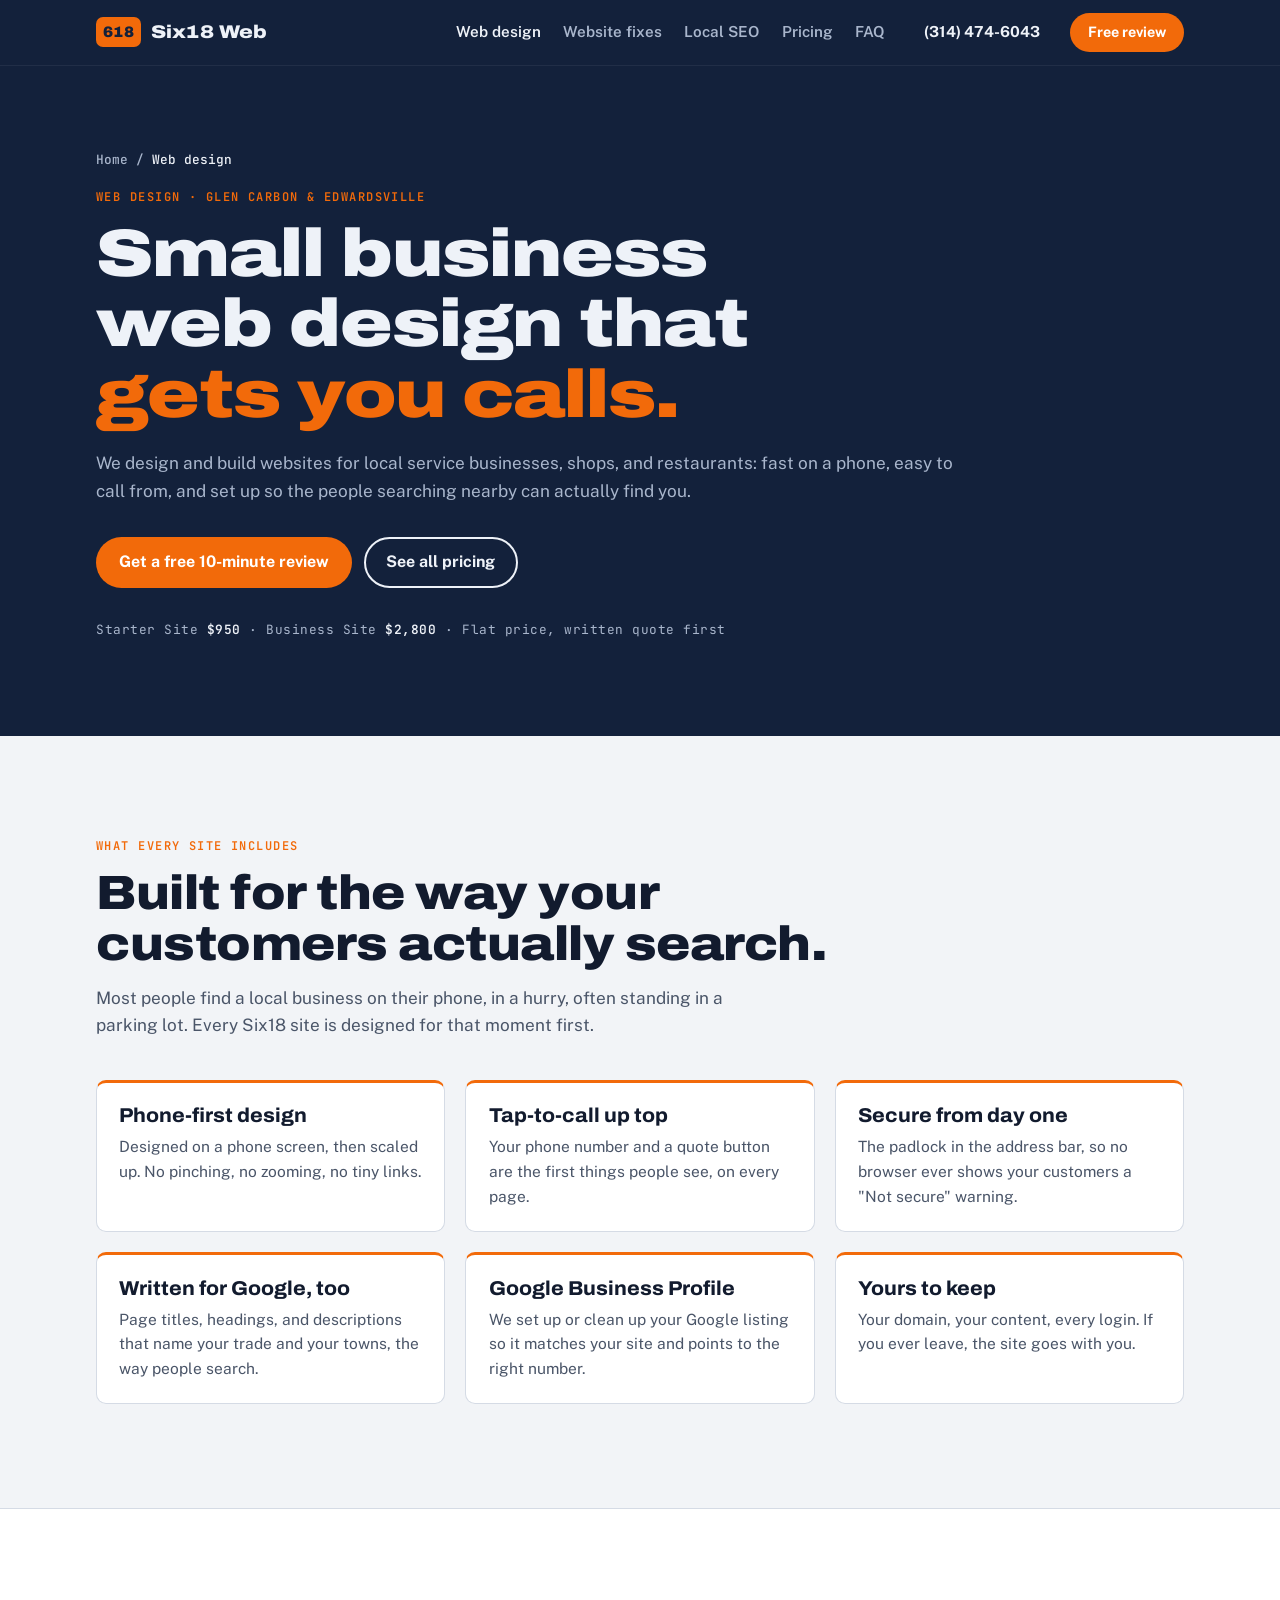
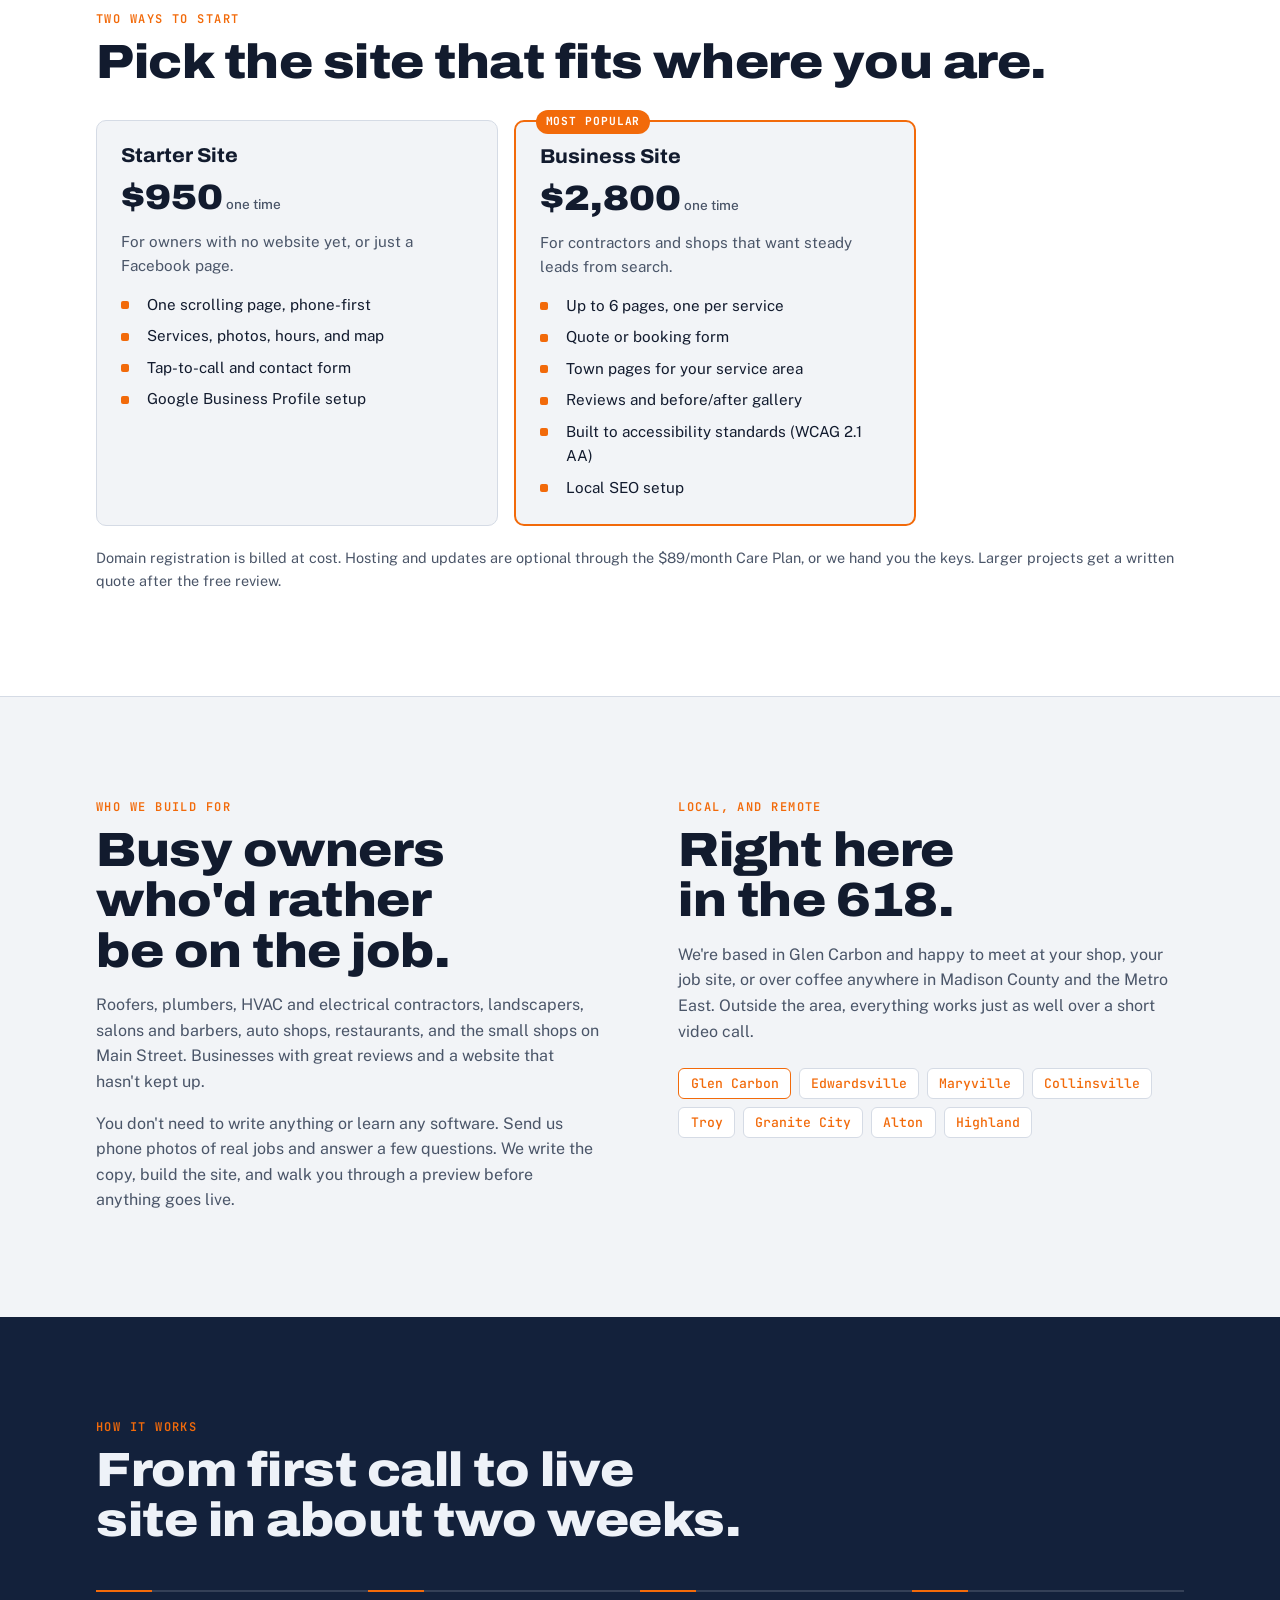
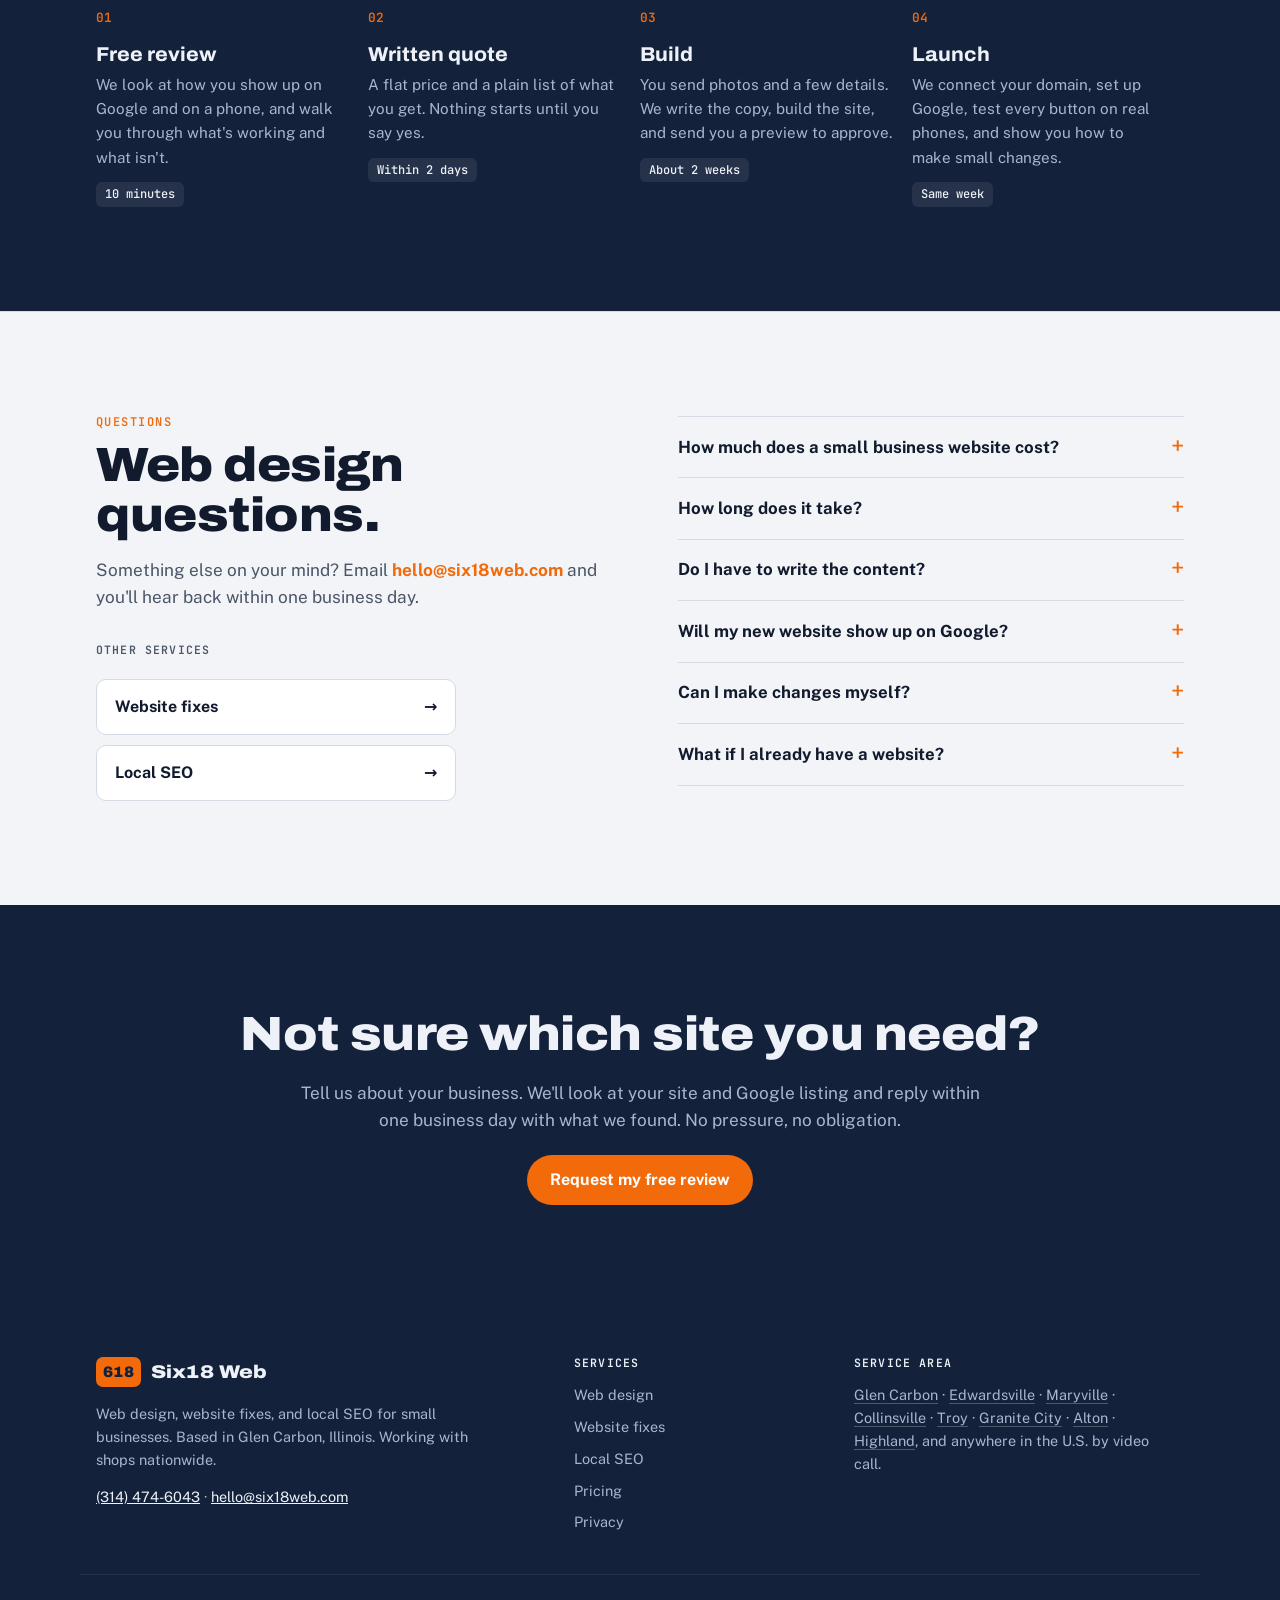
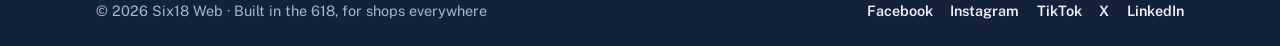
<file: web-design/index.html>
<!doctype html>
<html lang="en">
<head>
<meta charset="utf-8">
<meta name="viewport" content="width=device-width, initial-scale=1, viewport-fit=cover">
<title>Small Business Web Design in Edwardsville, IL | Six18 Web</title>
<meta name="description" content="Phone-first websites for small businesses in Glen Carbon, Edwardsville &amp; the Metro East. Flat prices from $950, live in about two weeks. You own it.">
<link rel="canonical" href="https://six18web.com/web-design/">
<meta name="robots" content="index, follow, max-image-preview:large">
<meta property="og:type" content="website">
<meta property="og:site_name" content="Six18 Web">
<meta property="og:locale" content="en_US">
<meta property="og:title" content="Small Business Web Design in Edwardsville, IL | Six18 Web">
<meta property="og:description" content="Phone-first websites for small businesses in Glen Carbon, Edwardsville &amp; the Metro East. Flat prices from $950, live in about two weeks. You own it.">
<meta property="og:url" content="https://six18web.com/web-design/">
<meta property="og:image" content="https://six18web.com/og-image.png">
<meta property="og:image:width" content="1200">
<meta property="og:image:height" content="630">
<meta property="og:image:alt" content="Six18 Web: websites that make your phone ring">
<meta name="twitter:card" content="summary_large_image">
<meta name="twitter:site" content="@six18web">
<meta name="twitter:title" content="Small Business Web Design in Edwardsville, IL | Six18 Web">
<meta name="twitter:description" content="Phone-first websites for small businesses in Glen Carbon, Edwardsville &amp; the Metro East. Flat prices from $950, live in about two weeks. You own it.">
<meta name="twitter:image" content="https://six18web.com/og-image.png">
<meta name="theme-color" content="#13213B">
<meta name="format-detection" content="telephone=no">
<link rel="icon" type="image/png" href="/favicon.png">
<link rel="apple-touch-icon" href="/logo.png">
<script type="application/ld+json">{"@context":"https://schema.org","@graph":[{"@type":"ProfessionalService","@id":"https://six18web.com/#business","name":"Six18 Web","alternateName":"Six18 Web Co.","url":"https://six18web.com/","email":"hello@six18web.com","telephone":"+1-314-474-6043","logo":"https://six18web.com/logo.png","image":"https://six18web.com/og-image.png","description":"Web design, website fixes, and local SEO for small businesses. Based in Glen Carbon, Illinois, serving small businesses nationwide.","slogan":"Websites that make your phone ring.","priceRange":"$199–$2,800","address":{"@type":"PostalAddress","addressLocality":"Glen Carbon","addressRegion":"IL","postalCode":"62034","addressCountry":"US"},"areaServed":[{"@type":"City","name":"Glen Carbon, IL"},{"@type":"City","name":"Edwardsville, IL"},{"@type":"City","name":"Maryville, IL"},{"@type":"City","name":"Collinsville, IL"},{"@type":"City","name":"Troy, IL"},{"@type":"City","name":"Granite City, IL"},{"@type":"City","name":"Alton, IL"},{"@type":"City","name":"Highland, IL"},{"@type":"Country","name":"United States"}],"knowsAbout":["Web design","Website repair","Local SEO","Google Business Profile","Website accessibility (WCAG 2.1 AA)","Mobile-friendly websites"],"sameAs":["https://www.facebook.com/six18web","https://www.instagram.com/six18web","https://www.tiktok.com/@six18.web","https://x.com/six18web","https://www.linkedin.com/company/six18web"],"hasOfferCatalog":{"@type":"OfferCatalog","name":"Six18 Web services","itemListElement":[{"@type":"Offer","name":"Site Fix-It","price":"199","priceCurrency":"USD","description":"Fixes for an existing website, starting at $199.","url":"https://six18web.com/website-repair/"},{"@type":"Offer","name":"Starter Site","price":"950","priceCurrency":"USD","description":"One-page, phone-first website with Google Business Profile setup.","url":"https://six18web.com/web-design/"},{"@type":"Offer","name":"Business Site","price":"2800","priceCurrency":"USD","description":"Up to 6 pages, quote or booking form, town pages, and local SEO setup.","url":"https://six18web.com/web-design/"},{"@type":"Offer","name":"Care Plan","price":"89","priceCurrency":"USD","description":"Hosting, updates, backups, and up to 1 hour of edits a month.","priceSpecification":{"@type":"UnitPriceSpecification","price":"89","priceCurrency":"USD","unitText":"MONTH"},"url":"https://six18web.com/#pricing"},{"@type":"Offer","name":"Local Search","price":"399","priceCurrency":"USD","description":"Monthly Google Business Profile, reviews, listings, and reporting.","priceSpecification":{"@type":"UnitPriceSpecification","price":"399","priceCurrency":"USD","unitText":"MONTH"},"url":"https://six18web.com/local-seo/"}]}},{"@type":"WebSite","@id":"https://six18web.com/#website","url":"https://six18web.com/","name":"Six18 Web","publisher":{"@id":"https://six18web.com/#business"}},{"@type":"WebPage","@id":"https://six18web.com/web-design/","url":"https://six18web.com/web-design/","name":"Small Business Web Design in Edwardsville, IL | Six18 Web","description":"Phone-first websites for small businesses in Glen Carbon, Edwardsville & the Metro East. Flat prices from $950, live in about two weeks. You own it.","isPartOf":{"@id":"https://six18web.com/#website"},"breadcrumb":{"@id":"https://six18web.com/web-design/#breadcrumb"},"about":{"@id":"https://six18web.com/web-design/#service"}},{"@type":"Service","@id":"https://six18web.com/web-design/#service","name":"Small business web design","serviceType":"Small business web design","provider":{"@id":"https://six18web.com/#business"},"areaServed":[{"@type":"City","name":"Glen Carbon, IL"},{"@type":"City","name":"Edwardsville, IL"},{"@type":"City","name":"Maryville, IL"},{"@type":"City","name":"Collinsville, IL"},{"@type":"City","name":"Troy, IL"},{"@type":"City","name":"Granite City, IL"},{"@type":"City","name":"Alton, IL"},{"@type":"City","name":"Highland, IL"},{"@type":"Country","name":"United States"}],"description":"Phone-first websites for small businesses in Glen Carbon, Edwardsville & the Metro East. Flat prices from $950, live in about two weeks. You own it.","offers":{"@type":"Offer","price":"950","priceCurrency":"USD","url":"https://six18web.com/web-design/"}},{"@type":"BreadcrumbList","@id":"https://six18web.com/web-design/#breadcrumb","itemListElement":[{"@type":"ListItem","position":1,"name":"Home","item":"https://six18web.com/"},{"@type":"ListItem","position":2,"name":"Web design","item":"https://six18web.com/web-design/"}]},{"@type":"FAQPage","@id":"https://six18web.com/web-design/#faq","mainEntity":[{"@type":"Question","name":"How much does a small business website cost?","acceptedAnswer":{"@type":"Answer","text":"A Starter Site is $950 and a Business Site is $2,800, both flat prices. You get a written quote before any work starts, and there are no surprise invoices."}},{"@type":"Question","name":"How long does it take?","acceptedAnswer":{"@type":"Answer","text":"About two weeks from the day we get your photos and details. Most of the waiting is usually on photos, so we tell you exactly what to shoot."}},{"@type":"Question","name":"Do I have to write the content?","acceptedAnswer":{"@type":"Answer","text":"No. We write the copy from a short conversation with you, and you approve every word before launch."}},{"@type":"Question","name":"Will my new website show up on Google?","acceptedAnswer":{"@type":"Answer","text":"We build every site so Google can read your trade and your towns, and we set up your Google Business Profile. New sites usually take a few weeks to be indexed and a few months to climb in local results. Nobody can honestly guarantee a #1 spot, and we won't."}},{"@type":"Question","name":"Can I make changes myself?","acceptedAnswer":{"@type":"Answer","text":"Yes. We show you how to update hours, prices, and photos. If you'd rather text us the changes, the Care Plan includes up to an hour of edits a month."}},{"@type":"Question","name":"What if I already have a website?","acceptedAnswer":{"@type":"Answer","text":"It may only need fixing, not replacing. The free review tells you which. See website fixes."}}]}]}</script>
<link rel="preconnect" href="https://fonts.googleapis.com">
<link rel="preconnect" href="https://fonts.gstatic.com" crossorigin>
<link rel="stylesheet" href="https://fonts.googleapis.com/css2?family=Archivo:wdth,wght@62..125,400..900&family=Public+Sans:ital,wght@0,400;0,500;0,600;0,700;1,400&family=JetBrains+Mono:wght@400;600&display=swap">
<link rel="stylesheet" href="/styles.css">
</head>
<body>

<header class="site-head">
  <div class="wrap">
    <a class="logo" href="/" aria-label="Six18 Web home"><span class="logo-mark" aria-hidden="true">618</span><span data-bind="name">Six18 Web</span></a>
    <nav class="nav" aria-label="Main">
      <a href="/web-design/" aria-current="page">Web design</a><a href="/website-repair/">Website fixes</a><a href="/local-seo/">Local SEO</a><a href="/#pricing">Pricing</a>
      <a href="/#faq">FAQ</a>
    </nav>
    <a class="head-phone" href="tel:+13144746043" aria-label="Call Six18 Web at (314) 474-6043"><span class="hp-full">(314) 474-6043</span><span class="hp-short">Call</span></a>
    <a class="btn btn-primary head-call" href="/#contact">Free review</a>
  </div>
</header>

<main id="top">
  <section class="hero sub-hero">
    <div class="wrap sub-hero-wrap">
      <nav class="crumbs" aria-label="Breadcrumb"><a href="/">Home</a><span aria-hidden="true">/</span><span aria-current="page">Web design</span></nav>
      <p class="eyebrow">Web design · Glen Carbon &amp; Edwardsville</p>
      <h1>Small business web design that <em>gets you calls.</em></h1>
      <p class="lede">We design and build websites for local service businesses, shops, and restaurants: fast on a phone, easy to call from, and set up so the people searching nearby can actually find you.</p>
      <div class="hero-ctas">
        <a class="btn btn-primary" href="/#contact">Get a free 10-minute review</a>
        <a class="btn btn-ghost" href="/#pricing">See all pricing</a>
      </div>
      <p class="towns">Starter Site <b>$950</b> · Business Site <b>$2,800</b> · Flat price, written quote first</p>
    </div>
  </section>

  <section>
    <div class="wrap">
      <div class="problems-head">
        <p class="eyebrow">What every site includes</p>
        <h2>Built for the way your customers actually search.</h2>
        <p class="lede">Most people find a local business on their phone, in a hurry, often standing in a parking lot. Every Six18 site is designed for that moment first.</p>
      </div>
      <ul class="feature-grid">
        <li><h3>Phone-first design</h3><p>Designed on a phone screen, then scaled up. No pinching, no zooming, no tiny links.</p></li>
        <li><h3>Tap-to-call up top</h3><p>Your phone number and a quote button are the first things people see, on every page.</p></li>
        <li><h3>Secure from day one</h3><p>The padlock in the address bar, so no browser ever shows your customers a "Not secure" warning.</p></li>
        <li><h3>Written for Google, too</h3><p>Page titles, headings, and descriptions that name your trade and your towns, the way people search.</p></li>
        <li><h3>Google Business Profile</h3><p>We set up or clean up your Google listing so it matches your site and points to the right number.</p></li>
        <li><h3>Yours to keep</h3><p>Your domain, your content, every login. If you ever leave, the site goes with you.</p></li>
      </ul>
    </div>
  </section>

  <section class="checkup">
    <div class="wrap block">
      <p class="eyebrow">Two ways to start</p>
      <h2 style="margin-top:.75rem">Pick the site that fits where you are.</h2>
      <div class="pricing-grid two-up">
        <article class="plan">
          <h3>Starter Site</h3>
          <p class="price">$950<small> one time</small></p>
          <p class="for">For owners with no website yet, or just a Facebook page.</p>
          <ul><li>One scrolling page, phone-first</li><li>Services, photos, hours, and map</li><li>Tap-to-call and contact form</li><li>Google Business Profile setup</li></ul>
        </article>
        <article class="plan feature">
          <span class="badge">Most popular</span>
          <h3>Business Site</h3>
          <p class="price">$2,800<small> one time</small></p>
          <p class="for">For contractors and shops that want steady leads from search.</p>
          <ul><li>Up to 6 pages, one per service</li><li>Quote or booking form</li><li>Town pages for your service area</li><li>Reviews and before/after gallery</li><li>Built to accessibility standards (WCAG 2.1 AA)</li><li>Local SEO setup</li></ul>
        </article>
      </div>
      <p class="price-note">Domain registration is billed at cost. Hosting and updates are optional through the $89/month Care Plan, or we hand you the keys. Larger projects get a written quote after the free review.</p>
    </div>
  </section>

  <section>
    <div class="wrap two">
      <div class="prose">
        <p class="eyebrow">Who we build for</p>
        <h2 style="margin-top:.75rem">Busy owners who'd rather be on the job.</h2>
        <p>Roofers, plumbers, HVAC and electrical contractors, landscapers, salons and barbers, auto shops, restaurants, and the small shops on Main Street. Businesses with great reviews and a website that hasn't kept up.</p>
        <p>You don't need to write anything or learn any software. Send us phone photos of real jobs and answer a few questions. We write the copy, build the site, and walk you through a preview before anything goes live.</p>
      </div>
      <div class="prose">
        <p class="eyebrow">Local, and remote</p>
        <h2 style="margin-top:.75rem">Right here in the 618.</h2>
        <p>We're based in Glen Carbon and happy to meet at your shop, your job site, or over coffee anywhere in Madison County and the Metro East. Outside the area, everything works just as well over a short video call.</p>
        <div class="area"><a href="/glen-carbon-il/" class="home">Glen Carbon</a><a href="/edwardsville-il/">Edwardsville</a><a href="/maryville-il/">Maryville</a><a href="/collinsville-il/">Collinsville</a><a href="/troy-il/">Troy</a><a href="/granite-city-il/">Granite City</a><a href="/alton-il/">Alton</a><a href="/highland-il/">Highland</a></div>
      </div>
    </div>
  </section>

  <section class="process">
    <div class="wrap">
      <p class="eyebrow">How it works</p>
      <h2 style="margin-top:.75rem">From first call to live site in about two weeks.</h2>
      <div class="steps">
        <div class="step"><h3>Free review</h3><p>We look at how you show up on Google and on a phone, and walk you through what's working and what isn't.</p><span class="when">10 minutes</span></div>
        <div class="step"><h3>Written quote</h3><p>A flat price and a plain list of what you get. Nothing starts until you say yes.</p><span class="when">Within 2 days</span></div>
        <div class="step"><h3>Build</h3><p>You send photos and a few details. We write the copy, build the site, and send you a preview to approve.</p><span class="when">About 2 weeks</span></div>
        <div class="step"><h3>Launch</h3><p>We connect your domain, set up Google, test every button on real phones, and show you how to make small changes.</p><span class="when">Same week</span></div>
      </div>
    </div>
  </section>

  <section class="sub-faq" id="faq">
    <div class="wrap two">
      <div>
        <p class="eyebrow">Questions</p>
        <h2 style="margin-top:.75rem">Web design questions.</h2>
        <p class="lede" style="margin-top:1rem">Something else on your mind? Email <a href="mailto:hello@six18web.com">hello@six18web.com</a> and you'll hear back within one business day.</p>
        <div class="svc-links"><p class="foot-h" style="color:var(--muted)">Other services</p><a class="svc-link" href="/website-repair/"><span>Website fixes</span><span aria-hidden="true">→</span></a><a class="svc-link" href="/local-seo/"><span>Local SEO</span><span aria-hidden="true">→</span></a></div>
      </div>
      <div><details><summary>How much does a small business website cost?</summary><p>A Starter Site is $950 and a Business Site is $2,800, both flat prices. You get a written quote before any work starts, and there are no surprise invoices.</p></details><details><summary>How long does it take?</summary><p>About two weeks from the day we get your photos and details. Most of the waiting is usually on photos, so we tell you exactly what to shoot.</p></details><details><summary>Do I have to write the content?</summary><p>No. We write the copy from a short conversation with you, and you approve every word before launch.</p></details><details><summary>Will my new website show up on Google?</summary><p>We build every site so Google can read your trade and your towns, and we set up your Google Business Profile. New sites usually take a few weeks to be indexed and a few months to climb in local results. Nobody can honestly guarantee a #1 spot, and we won't.</p></details><details><summary>Can I make changes myself?</summary><p>Yes. We show you how to update hours, prices, and photos. If you'd rather text us the changes, the Care Plan includes up to an hour of edits a month.</p></details><details><summary>What if I already have a website?</summary><p>It may only need fixing, not replacing. The free review tells you which. See <a href="/website-repair/">website fixes</a>.</p></details></div>
    </div>
  </section>
  <section class="cta-band">
    <div class="wrap">
      <h2>Not sure which site you need?</h2>
      <p class="lede">Tell us about your business. We'll look at your site and Google listing and reply within one business day with what we found. No pressure, no obligation.</p>
      <a class="btn btn-primary" href="/#contact">Request my free review</a>
    </div>
  </section>
</main>
<footer>
  <div class="wrap foot-grid">
    <div class="foot-brand">
      <a class="logo" href="/"><span class="logo-mark" aria-hidden="true">618</span><span>Six18 Web</span></a>
      <p>Web design, website fixes, and local SEO for small businesses. Based in Glen Carbon, Illinois. Working with shops nationwide.</p>
      <p><a href="tel:+13144746043">(314) 474-6043</a> · <a href="mailto:hello@six18web.com">hello@six18web.com</a></p>
    </div>
    <nav aria-label="Services"><p class="foot-h">Services</p><ul><li><a href="/web-design/">Web design</a></li><li><a href="/website-repair/">Website fixes</a></li><li><a href="/local-seo/">Local SEO</a></li><li><a href="/#pricing">Pricing</a></li><li><a href="/privacy/">Privacy</a></li></ul></nav>
    <div><p class="foot-h">Service area</p><p class="foot-towns"><a href="/glen-carbon-il/">Glen Carbon</a> · <a href="/edwardsville-il/">Edwardsville</a> · <a href="/maryville-il/">Maryville</a> · <a href="/collinsville-il/">Collinsville</a> · <a href="/troy-il/">Troy</a> · <a href="/granite-city-il/">Granite City</a> · <a href="/alton-il/">Alton</a> · <a href="/highland-il/">Highland</a>, and anywhere in the U.S. by video call.</p></div>
  </div>
  <div class="wrap foot-bottom">
    <span>© <span id="yr">2026</span> Six18 Web · Built in the 618, for shops everywhere</span>
    <nav class="socials" aria-label="Social media"><a href="https://www.facebook.com/six18web" target="_blank" rel="noopener">Facebook</a><a href="https://www.instagram.com/six18web" target="_blank" rel="noopener">Instagram</a><a href="https://www.tiktok.com/@six18.web" target="_blank" rel="noopener">TikTok</a><a href="https://x.com/six18web" target="_blank" rel="noopener">X</a><a href="https://www.linkedin.com/company/six18web" target="_blank" rel="noopener">LinkedIn</a></nav>
  </div>
</footer>
<script>document.getElementById('yr').textContent = new Date().getFullYear();</script>
</body>
</html>
</file>
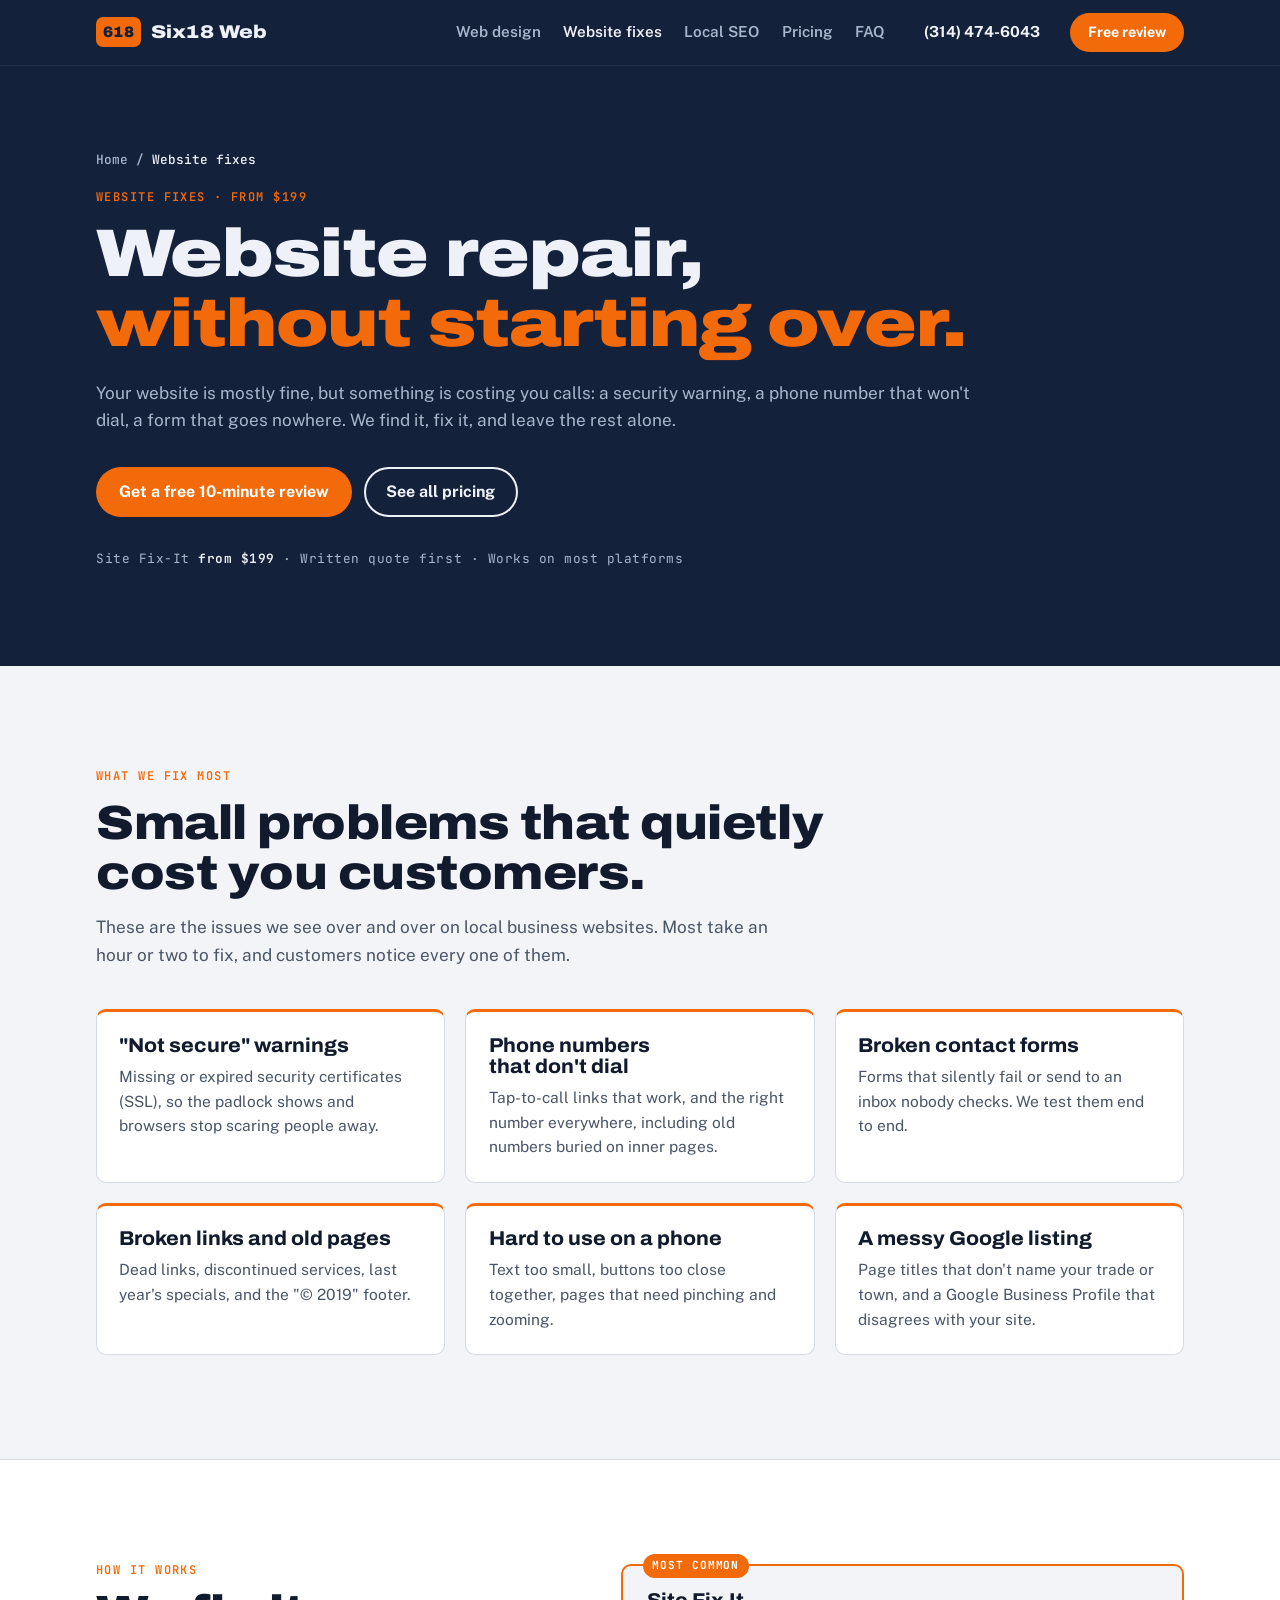
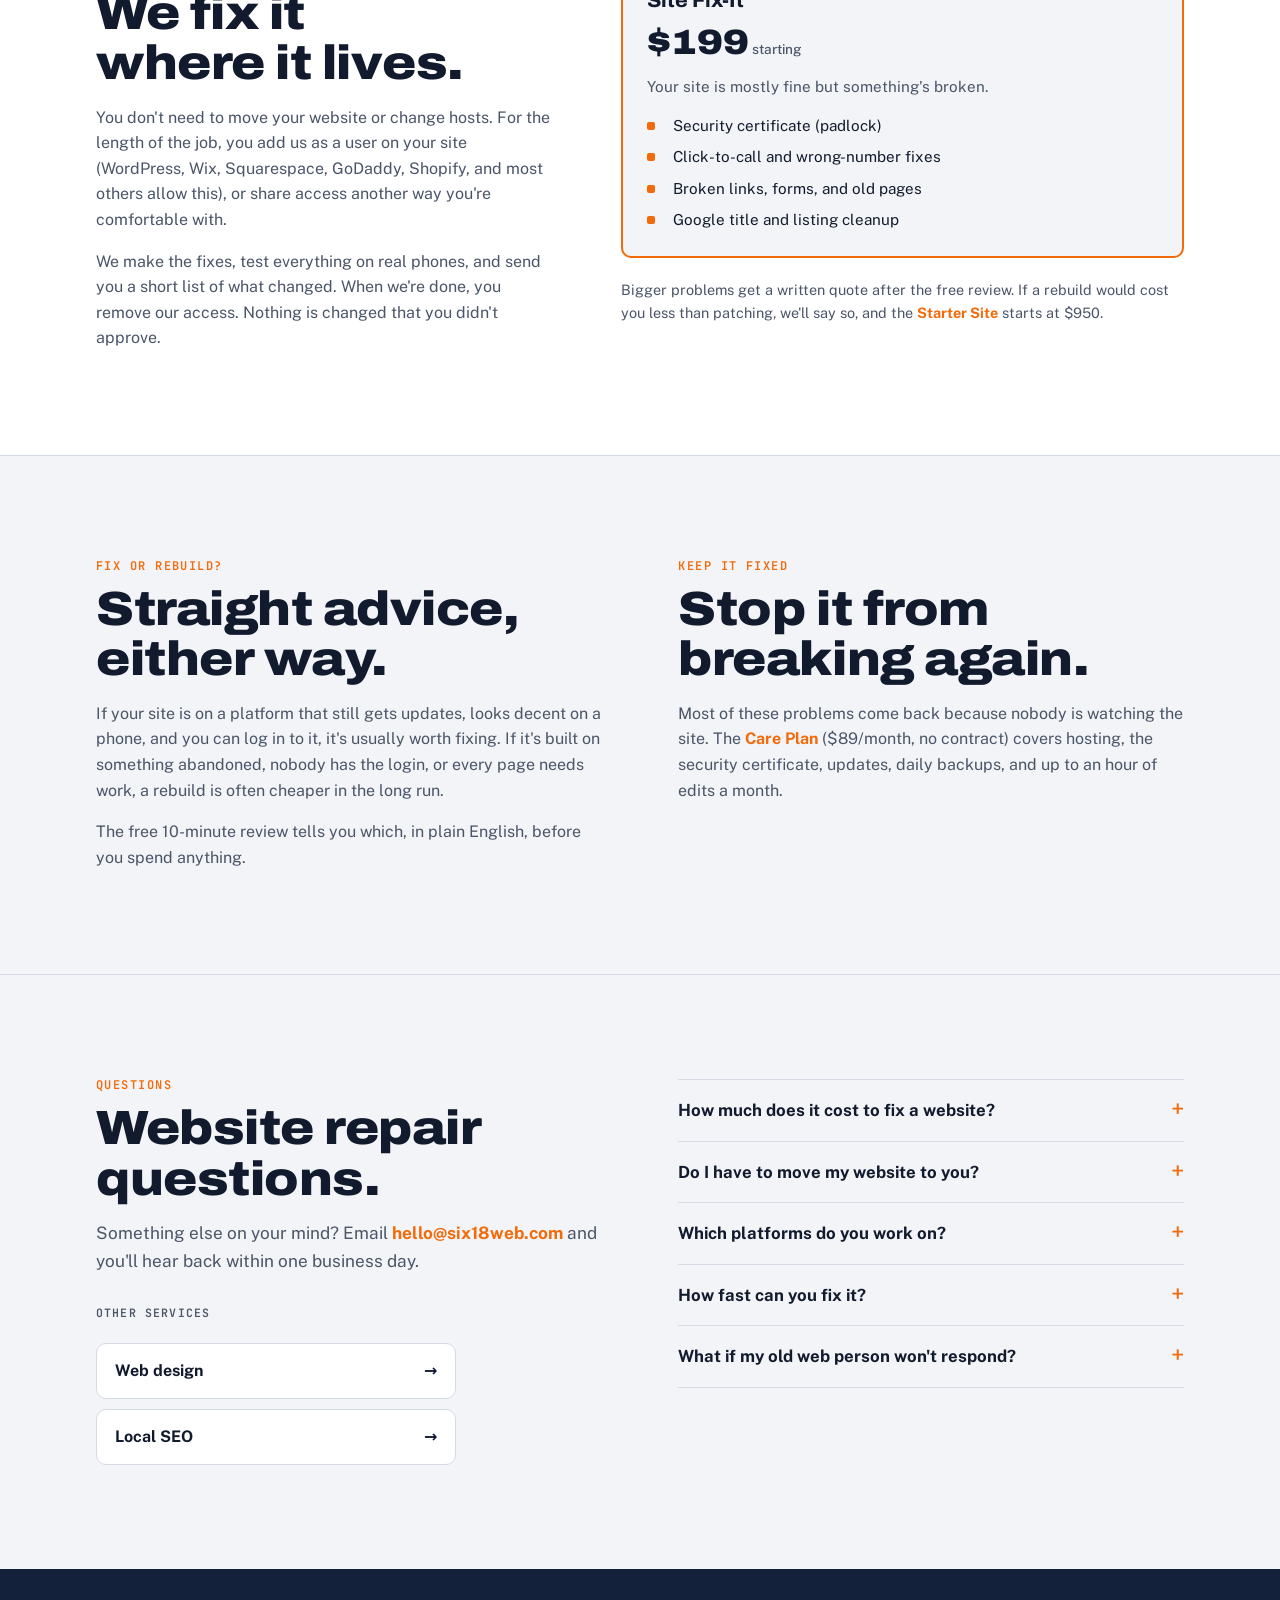
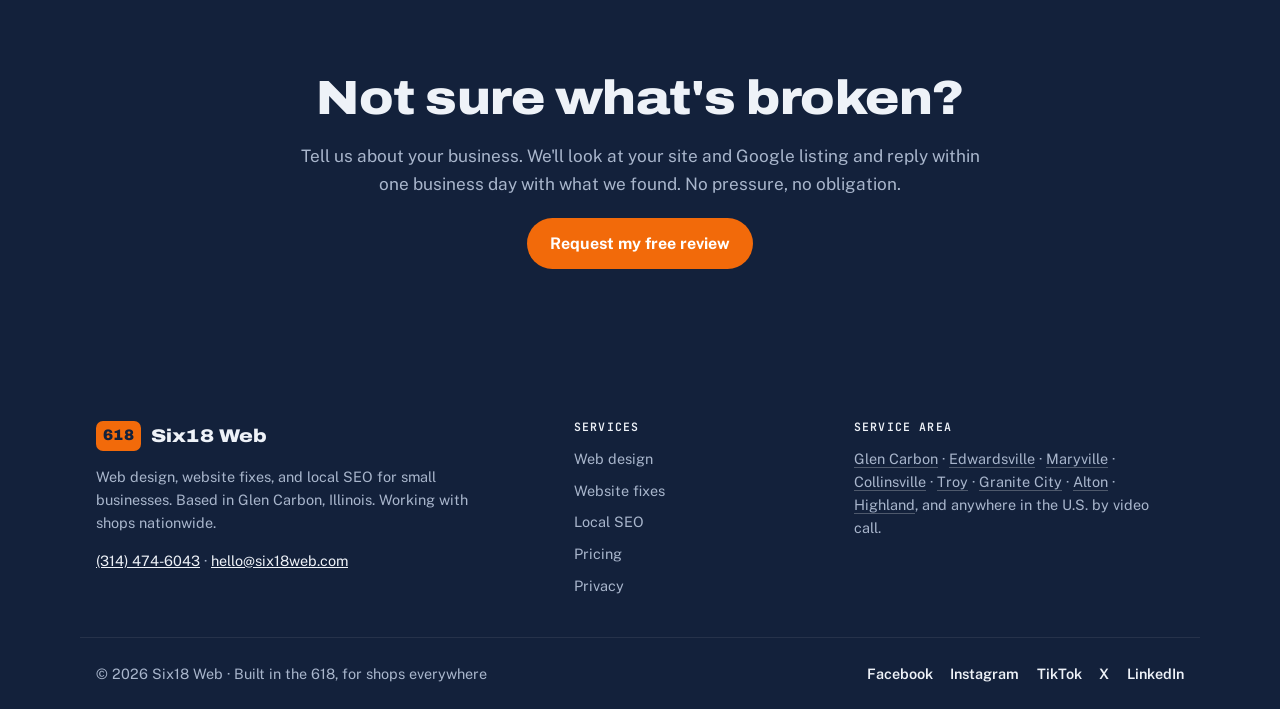
<file: website-repair/index.html>
<!doctype html>
<html lang="en">
<head>
<meta charset="utf-8">
<meta name="viewport" content="width=device-width, initial-scale=1, viewport-fit=cover">
<title>Website Repair &amp; Fixes for Small Businesses | Six18 Web</title>
<meta name="description" content="Fix a &quot;Not secure&quot; warning, broken forms, phone links that don&#x27;t dial, and old pages. Website fixes from $199 on WordPress, Wix, Squarespace &amp; more.">
<link rel="canonical" href="https://six18web.com/website-repair/">
<meta name="robots" content="index, follow, max-image-preview:large">
<meta property="og:type" content="website">
<meta property="og:site_name" content="Six18 Web">
<meta property="og:locale" content="en_US">
<meta property="og:title" content="Website Repair &amp; Fixes for Small Businesses | Six18 Web">
<meta property="og:description" content="Fix a &quot;Not secure&quot; warning, broken forms, phone links that don&#x27;t dial, and old pages. Website fixes from $199 on WordPress, Wix, Squarespace &amp; more.">
<meta property="og:url" content="https://six18web.com/website-repair/">
<meta property="og:image" content="https://six18web.com/og-image.png">
<meta property="og:image:width" content="1200">
<meta property="og:image:height" content="630">
<meta property="og:image:alt" content="Six18 Web: websites that make your phone ring">
<meta name="twitter:card" content="summary_large_image">
<meta name="twitter:site" content="@six18web">
<meta name="twitter:title" content="Website Repair &amp; Fixes for Small Businesses | Six18 Web">
<meta name="twitter:description" content="Fix a &quot;Not secure&quot; warning, broken forms, phone links that don&#x27;t dial, and old pages. Website fixes from $199 on WordPress, Wix, Squarespace &amp; more.">
<meta name="twitter:image" content="https://six18web.com/og-image.png">
<meta name="theme-color" content="#13213B">
<meta name="format-detection" content="telephone=no">
<link rel="icon" type="image/png" href="/favicon.png">
<link rel="apple-touch-icon" href="/logo.png">
<script type="application/ld+json">{"@context":"https://schema.org","@graph":[{"@type":"ProfessionalService","@id":"https://six18web.com/#business","name":"Six18 Web","alternateName":"Six18 Web Co.","url":"https://six18web.com/","email":"hello@six18web.com","telephone":"+1-314-474-6043","logo":"https://six18web.com/logo.png","image":"https://six18web.com/og-image.png","description":"Web design, website fixes, and local SEO for small businesses. Based in Glen Carbon, Illinois, serving small businesses nationwide.","slogan":"Websites that make your phone ring.","priceRange":"$199–$2,800","address":{"@type":"PostalAddress","addressLocality":"Glen Carbon","addressRegion":"IL","postalCode":"62034","addressCountry":"US"},"areaServed":[{"@type":"City","name":"Glen Carbon, IL"},{"@type":"City","name":"Edwardsville, IL"},{"@type":"City","name":"Maryville, IL"},{"@type":"City","name":"Collinsville, IL"},{"@type":"City","name":"Troy, IL"},{"@type":"City","name":"Granite City, IL"},{"@type":"City","name":"Alton, IL"},{"@type":"City","name":"Highland, IL"},{"@type":"Country","name":"United States"}],"knowsAbout":["Web design","Website repair","Local SEO","Google Business Profile","Website accessibility (WCAG 2.1 AA)","Mobile-friendly websites"],"sameAs":["https://www.facebook.com/six18web","https://www.instagram.com/six18web","https://www.tiktok.com/@six18.web","https://x.com/six18web","https://www.linkedin.com/company/six18web"],"hasOfferCatalog":{"@type":"OfferCatalog","name":"Six18 Web services","itemListElement":[{"@type":"Offer","name":"Site Fix-It","price":"199","priceCurrency":"USD","description":"Fixes for an existing website, starting at $199.","url":"https://six18web.com/website-repair/"},{"@type":"Offer","name":"Starter Site","price":"950","priceCurrency":"USD","description":"One-page, phone-first website with Google Business Profile setup.","url":"https://six18web.com/web-design/"},{"@type":"Offer","name":"Business Site","price":"2800","priceCurrency":"USD","description":"Up to 6 pages, quote or booking form, town pages, and local SEO setup.","url":"https://six18web.com/web-design/"},{"@type":"Offer","name":"Care Plan","price":"89","priceCurrency":"USD","description":"Hosting, updates, backups, and up to 1 hour of edits a month.","priceSpecification":{"@type":"UnitPriceSpecification","price":"89","priceCurrency":"USD","unitText":"MONTH"},"url":"https://six18web.com/#pricing"},{"@type":"Offer","name":"Local Search","price":"399","priceCurrency":"USD","description":"Monthly Google Business Profile, reviews, listings, and reporting.","priceSpecification":{"@type":"UnitPriceSpecification","price":"399","priceCurrency":"USD","unitText":"MONTH"},"url":"https://six18web.com/local-seo/"}]}},{"@type":"WebSite","@id":"https://six18web.com/#website","url":"https://six18web.com/","name":"Six18 Web","publisher":{"@id":"https://six18web.com/#business"}},{"@type":"WebPage","@id":"https://six18web.com/website-repair/","url":"https://six18web.com/website-repair/","name":"Website Repair & Fixes for Small Businesses | Six18 Web","description":"Fix a \"Not secure\" warning, broken forms, phone links that don't dial, and old pages. Website fixes from $199 on WordPress, Wix, Squarespace & more.","isPartOf":{"@id":"https://six18web.com/#website"},"breadcrumb":{"@id":"https://six18web.com/website-repair/#breadcrumb"},"about":{"@id":"https://six18web.com/website-repair/#service"}},{"@type":"Service","@id":"https://six18web.com/website-repair/#service","name":"Website repair and fixes","serviceType":"Website repair and fixes","provider":{"@id":"https://six18web.com/#business"},"areaServed":[{"@type":"City","name":"Glen Carbon, IL"},{"@type":"City","name":"Edwardsville, IL"},{"@type":"City","name":"Maryville, IL"},{"@type":"City","name":"Collinsville, IL"},{"@type":"City","name":"Troy, IL"},{"@type":"City","name":"Granite City, IL"},{"@type":"City","name":"Alton, IL"},{"@type":"City","name":"Highland, IL"},{"@type":"Country","name":"United States"}],"description":"Fix a \"Not secure\" warning, broken forms, phone links that don't dial, and old pages. Website fixes from $199 on WordPress, Wix, Squarespace & more.","offers":{"@type":"Offer","price":"199","priceCurrency":"USD","url":"https://six18web.com/website-repair/"}},{"@type":"BreadcrumbList","@id":"https://six18web.com/website-repair/#breadcrumb","itemListElement":[{"@type":"ListItem","position":1,"name":"Home","item":"https://six18web.com/"},{"@type":"ListItem","position":2,"name":"Website fixes","item":"https://six18web.com/website-repair/"}]},{"@type":"FAQPage","@id":"https://six18web.com/website-repair/#faq","mainEntity":[{"@type":"Question","name":"How much does it cost to fix a website?","acceptedAnswer":{"@type":"Answer","text":"Most small fixes fall under the Site Fix-It plan, which starts at $199. Bigger jobs get a flat written quote after the free review, so you know the price before we start."}},{"@type":"Question","name":"Do I have to move my website to you?","acceptedAnswer":{"@type":"Answer","text":"No. We work on your site where it's hosted now. You add us as a user or share access for the job, and remove it when we're done."}},{"@type":"Question","name":"Which platforms do you work on?","acceptedAnswer":{"@type":"Answer","text":"WordPress, Wix, Squarespace, GoDaddy Website Builder, Shopify, and most hand-built sites. If we can't help with yours, we'll tell you up front."}},{"@type":"Question","name":"How fast can you fix it?","acceptedAnswer":{"@type":"Answer","text":"Small fixes are usually done within a few business days of getting access. A security warning or broken phone link usually goes first."}},{"@type":"Question","name":"What if my old web person won't respond?","acceptedAnswer":{"@type":"Answer","text":"That's common. As long as you can get into your domain account (where you bought your web address), we can usually recover access or move you somewhere you control."}}]}]}</script>
<link rel="preconnect" href="https://fonts.googleapis.com">
<link rel="preconnect" href="https://fonts.gstatic.com" crossorigin>
<link rel="stylesheet" href="https://fonts.googleapis.com/css2?family=Archivo:wdth,wght@62..125,400..900&family=Public+Sans:ital,wght@0,400;0,500;0,600;0,700;1,400&family=JetBrains+Mono:wght@400;600&display=swap">
<link rel="stylesheet" href="/styles.css">
</head>
<body>

<header class="site-head">
  <div class="wrap">
    <a class="logo" href="/" aria-label="Six18 Web home"><span class="logo-mark" aria-hidden="true">618</span><span data-bind="name">Six18 Web</span></a>
    <nav class="nav" aria-label="Main">
      <a href="/web-design/">Web design</a><a href="/website-repair/" aria-current="page">Website fixes</a><a href="/local-seo/">Local SEO</a><a href="/#pricing">Pricing</a>
      <a href="/#faq">FAQ</a>
    </nav>
    <a class="head-phone" href="tel:+13144746043" aria-label="Call Six18 Web at (314) 474-6043"><span class="hp-full">(314) 474-6043</span><span class="hp-short">Call</span></a>
    <a class="btn btn-primary head-call" href="/#contact">Free review</a>
  </div>
</header>

<main id="top">
  <section class="hero sub-hero">
    <div class="wrap sub-hero-wrap">
      <nav class="crumbs" aria-label="Breadcrumb"><a href="/">Home</a><span aria-hidden="true">/</span><span aria-current="page">Website fixes</span></nav>
      <p class="eyebrow">Website fixes · from $199</p>
      <h1>Website repair, <em>without starting over.</em></h1>
      <p class="lede">Your website is mostly fine, but something is costing you calls: a security warning, a phone number that won't dial, a form that goes nowhere. We find it, fix it, and leave the rest alone.</p>
      <div class="hero-ctas">
        <a class="btn btn-primary" href="/#contact">Get a free 10-minute review</a>
        <a class="btn btn-ghost" href="/#pricing">See all pricing</a>
      </div>
      <p class="towns">Site Fix-It <b>from $199</b> · Written quote first · Works on most platforms</p>
    </div>
  </section>

  <section>
    <div class="wrap">
      <div class="problems-head">
        <p class="eyebrow">What we fix most</p>
        <h2>Small problems that quietly cost you customers.</h2>
        <p class="lede">These are the issues we see over and over on local business websites. Most take an hour or two to fix, and customers notice every one of them.</p>
      </div>
      <ul class="feature-grid">
        <li><h3>"Not secure" warnings</h3><p>Missing or expired security certificates (SSL), so the padlock shows and browsers stop scaring people away.</p></li>
        <li><h3>Phone numbers that don't dial</h3><p>Tap-to-call links that work, and the right number everywhere, including old numbers buried on inner pages.</p></li>
        <li><h3>Broken contact forms</h3><p>Forms that silently fail or send to an inbox nobody checks. We test them end to end.</p></li>
        <li><h3>Broken links and old pages</h3><p>Dead links, discontinued services, last year's specials, and the "© 2019" footer.</p></li>
        <li><h3>Hard to use on a phone</h3><p>Text too small, buttons too close together, pages that need pinching and zooming.</p></li>
        <li><h3>A messy Google listing</h3><p>Page titles that don't name your trade or town, and a Google Business Profile that disagrees with your site.</p></li>
      </ul>
    </div>
  </section>

  <section class="checkup">
    <div class="wrap two">
      <div class="prose">
        <p class="eyebrow">How it works</p>
        <h2 style="margin-top:.75rem">We fix it where it lives.</h2>
        <p>You don't need to move your website or change hosts. For the length of the job, you add us as a user on your site (WordPress, Wix, Squarespace, GoDaddy, Shopify, and most others allow this), or share access another way you're comfortable with.</p>
        <p>We make the fixes, test everything on real phones, and send you a short list of what changed. When we're done, you remove our access. Nothing is changed that you didn't approve.</p>
      </div>
      <div>
        <article class="plan feature">
          <span class="badge">Most common</span>
          <h3>Site Fix-It</h3>
          <p class="price">$199<small> starting</small></p>
          <p class="for">Your site is mostly fine but something's broken.</p>
          <ul><li>Security certificate (padlock)</li><li>Click-to-call and wrong-number fixes</li><li>Broken links, forms, and old pages</li><li>Google title and listing cleanup</li></ul>
        </article>
        <p class="price-note">Bigger problems get a written quote after the free review. If a rebuild would cost you less than patching, we'll say so, and the <a href="/web-design/">Starter Site</a> starts at $950.</p>
      </div>
    </div>
  </section>

  <section>
    <div class="wrap two">
      <div class="prose">
        <p class="eyebrow">Fix or rebuild?</p>
        <h2 style="margin-top:.75rem">Straight advice, either way.</h2>
        <p>If your site is on a platform that still gets updates, looks decent on a phone, and you can log in to it, it's usually worth fixing. If it's built on something abandoned, nobody has the login, or every page needs work, a rebuild is often cheaper in the long run.</p>
        <p>The free 10-minute review tells you which, in plain English, before you spend anything.</p>
      </div>
      <div class="prose">
        <p class="eyebrow">Keep it fixed</p>
        <h2 style="margin-top:.75rem">Stop it from breaking again.</h2>
        <p>Most of these problems come back because nobody is watching the site. The <a href="/#pricing">Care Plan</a> ($89/month, no contract) covers hosting, the security certificate, updates, daily backups, and up to an hour of edits a month.</p>
      </div>
    </div>
  </section>

  <section class="sub-faq" id="faq">
    <div class="wrap two">
      <div>
        <p class="eyebrow">Questions</p>
        <h2 style="margin-top:.75rem">Website repair questions.</h2>
        <p class="lede" style="margin-top:1rem">Something else on your mind? Email <a href="mailto:hello@six18web.com">hello@six18web.com</a> and you'll hear back within one business day.</p>
        <div class="svc-links"><p class="foot-h" style="color:var(--muted)">Other services</p><a class="svc-link" href="/web-design/"><span>Web design</span><span aria-hidden="true">→</span></a><a class="svc-link" href="/local-seo/"><span>Local SEO</span><span aria-hidden="true">→</span></a></div>
      </div>
      <div><details><summary>How much does it cost to fix a website?</summary><p>Most small fixes fall under the Site Fix-It plan, which starts at $199. Bigger jobs get a flat written quote after the free review, so you know the price before we start.</p></details><details><summary>Do I have to move my website to you?</summary><p>No. We work on your site where it's hosted now. You add us as a user or share access for the job, and remove it when we're done.</p></details><details><summary>Which platforms do you work on?</summary><p>WordPress, Wix, Squarespace, GoDaddy Website Builder, Shopify, and most hand-built sites. If we can't help with yours, we'll tell you up front.</p></details><details><summary>How fast can you fix it?</summary><p>Small fixes are usually done within a few business days of getting access. A security warning or broken phone link usually goes first.</p></details><details><summary>What if my old web person won't respond?</summary><p>That's common. As long as you can get into your domain account (where you bought your web address), we can usually recover access or move you somewhere you control.</p></details></div>
    </div>
  </section>
  <section class="cta-band">
    <div class="wrap">
      <h2>Not sure what's broken?</h2>
      <p class="lede">Tell us about your business. We'll look at your site and Google listing and reply within one business day with what we found. No pressure, no obligation.</p>
      <a class="btn btn-primary" href="/#contact">Request my free review</a>
    </div>
  </section>
</main>
<footer>
  <div class="wrap foot-grid">
    <div class="foot-brand">
      <a class="logo" href="/"><span class="logo-mark" aria-hidden="true">618</span><span>Six18 Web</span></a>
      <p>Web design, website fixes, and local SEO for small businesses. Based in Glen Carbon, Illinois. Working with shops nationwide.</p>
      <p><a href="tel:+13144746043">(314) 474-6043</a> · <a href="mailto:hello@six18web.com">hello@six18web.com</a></p>
    </div>
    <nav aria-label="Services"><p class="foot-h">Services</p><ul><li><a href="/web-design/">Web design</a></li><li><a href="/website-repair/">Website fixes</a></li><li><a href="/local-seo/">Local SEO</a></li><li><a href="/#pricing">Pricing</a></li><li><a href="/privacy/">Privacy</a></li></ul></nav>
    <div><p class="foot-h">Service area</p><p class="foot-towns"><a href="/glen-carbon-il/">Glen Carbon</a> · <a href="/edwardsville-il/">Edwardsville</a> · <a href="/maryville-il/">Maryville</a> · <a href="/collinsville-il/">Collinsville</a> · <a href="/troy-il/">Troy</a> · <a href="/granite-city-il/">Granite City</a> · <a href="/alton-il/">Alton</a> · <a href="/highland-il/">Highland</a>, and anywhere in the U.S. by video call.</p></div>
  </div>
  <div class="wrap foot-bottom">
    <span>© <span id="yr">2026</span> Six18 Web · Built in the 618, for shops everywhere</span>
    <nav class="socials" aria-label="Social media"><a href="https://www.facebook.com/six18web" target="_blank" rel="noopener">Facebook</a><a href="https://www.instagram.com/six18web" target="_blank" rel="noopener">Instagram</a><a href="https://www.tiktok.com/@six18.web" target="_blank" rel="noopener">TikTok</a><a href="https://x.com/six18web" target="_blank" rel="noopener">X</a><a href="https://www.linkedin.com/company/six18web" target="_blank" rel="noopener">LinkedIn</a></nav>
  </div>
</footer>
<script>document.getElementById('yr').textContent = new Date().getFullYear();</script>
</body>
</html>
</file>
<file: styles.css>
/* Layout: hi-vis job-site signage. Navy bands, safety-orange accents, a working phone mockup as the hero proof. */
:root{
  --bg:#F2F4F7;
  --surface:#FFFFFF;
  --ink:#121B2E;
  --muted:#4A5568;
  --line:#D5DBE5;
  --band:#13213B;
  --band-ink:#EEF2F8;
  --band-muted:#A9B6CC;
  --accent:#F26A0A;
  --accent-ink:#FFFFFF;
  --accent-soft:#FFE6D3;
  --good:#1F8A4C;
  --bad:#C2352B;
  --display:"Archivo","Arial Narrow",Arial,sans-serif;
  --body:"Public Sans",system-ui,-apple-system,"Segoe UI",Arial,sans-serif;
  --mono:"JetBrains Mono",ui-monospace,Menlo,Consolas,monospace;
  --radius:10px;
}
@media (prefers-color-scheme: dark){:root:not([data-theme="light"]){
  --bg:#0C1322;--surface:#141E33;--ink:#E8EDF5;--muted:#A3AFC4;--line:#26334D;
  --band:#08101F;--band-ink:#EEF2F8;--band-muted:#9AA8C0;
  --accent:#FF7B24;--accent-ink:#1A0E04;--accent-soft:#3A2110;--good:#41C27A;--bad:#F06A5F;color-scheme:dark}}
:root[data-theme="dark"]{
  --bg:#0C1322;--surface:#141E33;--ink:#E8EDF5;--muted:#A3AFC4;--line:#26334D;
  --band:#08101F;--band-ink:#EEF2F8;--band-muted:#9AA8C0;
  --accent:#FF7B24;--accent-ink:#1A0E04;--accent-soft:#3A2110;--good:#41C27A;--bad:#F06A5F;color-scheme:dark}

*{box-sizing:border-box}
body{margin:0}
img{max-width:100%}
[hidden]{display:none!important}
html{scroll-behavior:smooth}
@media (prefers-reduced-motion:reduce){html{scroll-behavior:auto}*{transition:none!important;animation:none!important}}
body{background:var(--bg);color:var(--ink);font:400 1rem/1.6 var(--body);-webkit-font-smoothing:antialiased}
body::before{content:"";position:fixed;inset:0 0 auto;height:env(safe-area-inset-top,0px);z-index:10;background:var(--band)}
.wrap{max-width:1120px;margin:0 auto;padding-left:max(16px,env(safe-area-inset-left,0px));padding-right:max(16px,env(safe-area-inset-right,0px))}
h1,h2,h3{font-family:var(--display);line-height:1.05;margin:0;text-wrap:balance}
h2{font-size:clamp(1.9rem,4.4vw,3rem);font-weight:850;font-stretch:112%;letter-spacing:-.01em}
h3{font-size:1.25rem;font-weight:750;font-stretch:105%}
p{margin:0}
a{color:inherit}
:focus-visible{outline:3px solid var(--accent);outline-offset:3px;border-radius:4px}
.eyebrow{font:600 .75rem/1 var(--mono);letter-spacing:.12em;text-transform:uppercase;color:var(--accent)}
.lede{color:var(--muted);font-size:1.075rem;max-width:62ch}
.btn{display:inline-flex;align-items:center;gap:.5rem;font:700 1rem/1 var(--body);padding:.95rem 1.3rem;border-radius:999px;border:2px solid transparent;text-decoration:none;cursor:pointer;transition:transform .15s ease,background .15s ease}
.btn:hover{transform:translateY(-1px)}
.btn-primary{background:var(--accent);color:var(--accent-ink)}
.btn-ghost{border-color:currentColor;background:transparent;color:inherit}
section{padding-block:clamp(56px,9vw,104px)}

/* header */
.site-head{position:sticky;top:env(safe-area-inset-top,0px);z-index:20;background:var(--band);color:var(--band-ink);border-bottom:1px solid rgba(255,255,255,.06)}
.site-head .wrap{display:flex;align-items:center;gap:1rem;padding-block:.8rem}
.logo{display:flex;align-items:center;gap:.6rem;text-decoration:none;font:850 1.15rem/1 var(--display);font-stretch:118%;letter-spacing:.01em}
.logo-mark{height:30px;padding:0 .45rem;border-radius:7px;background:var(--accent);display:grid;place-items:center;color:var(--band);font:900 .95rem/1 var(--display);font-stretch:100%;letter-spacing:.02em}
.nav{display:flex;gap:1.4rem;margin-left:auto;font-weight:600;font-size:.95rem}
.nav a{text-decoration:none;color:var(--band-muted)}
.nav a:hover{color:var(--band-ink)}
.head-call{margin-left:1rem;padding:.65rem 1rem;font-size:.9rem}
.head-phone{margin-left:1.4rem;font-weight:700;text-decoration:none;color:inherit;white-space:nowrap;font-size:.95rem}
.head-phone+.head-call{margin-left:.9rem}
.head-phone .hp-short{display:none}
@media (max-width:760px){.nav{display:none}.head-call{margin-left:auto}.head-phone{margin-left:auto}}
@media (max-width:420px){.head-phone .hp-full{display:none}.head-phone .hp-short{display:inline}}
.site-head .logo,.head-call,.head-phone{white-space:nowrap}
@media (max-width:380px){.head-phone+.head-call{margin-left:.6rem;padding:.6rem .8rem}}

/* hero */
.hero{background:var(--band);color:var(--band-ink);padding-block:clamp(40px,7vw,88px) clamp(48px,8vw,96px);overflow:hidden}
.hero .wrap{display:grid;grid-template-columns:minmax(0,1.15fr) minmax(0,.85fr);gap:clamp(32px,5vw,64px);align-items:center}
@media (max-width:880px){.hero .wrap{grid-template-columns:1fr}}
.hero h1{font-size:clamp(2.3rem,5.2vw,3.9rem);font-weight:900;font-stretch:120%;letter-spacing:-.015em;margin-top:1rem}
.hero h1 em{font-style:normal;color:var(--accent)}
.hero .lede{color:var(--band-muted);margin-top:1.25rem}
.hero-ctas{display:flex;flex-wrap:wrap;gap:.75rem;margin-top:2rem}
.towns{margin-top:2rem;font:400 .8rem/1.6 var(--mono);color:var(--band-muted);letter-spacing:.04em}
.towns b{color:var(--band-ink);font-weight:600}

/* phone mockup */
.phone-col{display:flex;flex-direction:column;align-items:center;gap:1rem;min-width:0}
.toggle{display:inline-flex;background:rgba(255,255,255,.08);border-radius:999px;padding:4px}
.toggle button{font:700 .85rem/1 var(--body);color:var(--band-muted);background:transparent;border:0;padding:.6rem 1.1rem;border-radius:999px;cursor:pointer}
.toggle button[aria-pressed="true"]{background:var(--band-ink);color:var(--band)}
.phone{width:min(300px,100%);aspect-ratio:9/18.5;max-width:100%;border-radius:38px;background:#05080F;padding:12px;box-shadow:0 30px 60px rgba(0,0,0,.45),inset 0 0 0 2px #2A3550}
.screen{height:100%;border-radius:28px;overflow:hidden;background:#fff;color:#1b1b1b;display:flex;flex-direction:column;font-family:var(--body)}
.urlbar{display:flex;align-items:center;gap:6px;margin:10px 10px 0;padding:8px 10px;border-radius:12px;background:#EEF0F3;font:500 11px/1 var(--mono);color:#333}
.urlbar .warn{color:#B3261E;font-weight:600}
.urlbar .lock{color:#1F7A44}
.page{flex:1;overflow:hidden;padding:12px;display:flex;flex-direction:column;gap:8px}
/* before state */
.old .banner{background:#3B5998;color:#fff;font:700 15px/1.2 "Times New Roman",serif;padding:10px;text-align:center}
.old .navrow{display:flex;gap:6px;font:400 9px/1 "Times New Roman",serif;color:#00E;text-decoration:underline;justify-content:center}
.old .tiny{font:400 9px/1.35 "Times New Roman",serif;color:#333}
.old .imgph{height:70px;background:repeating-linear-gradient(45deg,#ddd 0 6px,#eee 6px 12px);display:grid;place-items:center;font:400 8px/1 Arial;color:#888}
.old .count{font:700 10px/1.3 Arial;color:#666;text-align:center}
.old .foot{margin-top:auto;font:400 8px/1 Arial;color:#999;text-align:center}
/* after state */
.new .brand{font:850 18px/1.05 var(--display);font-stretch:110%;color:#13213B}
.new .tag{font-size:11.5px;color:#4A5568}
.new .hero-img{height:96px;border-radius:12px;background:linear-gradient(135deg,#13213B,#2C4373);display:flex;align-items:flex-end;padding:10px;color:#fff;font:700 12px/1.2 var(--body)}
.new .call{display:flex;align-items:center;justify-content:center;gap:6px;background:#F26A0A;color:#fff;font:700 13px/1 var(--body);padding:12px;border-radius:999px}
.new .quote{display:flex;align-items:center;justify-content:center;border:1.5px solid #13213B;color:#13213B;font:700 12px/1 var(--body);padding:10px;border-radius:999px}
.new .chips{display:flex;flex-wrap:wrap;gap:5px}
.new .chips span{font:600 9.5px/1 var(--body);background:#EEF2F8;color:#13213B;padding:5px 7px;border-radius:999px}
.new .stars{font:600 11px/1.3 var(--body);color:#13213B}
.issues{width:min(300px,100%);display:flex;flex-direction:column;gap:.35rem;font:500 .8rem/1.35 var(--mono);color:var(--band-muted);min-height:5.6em}
.issues li{list-style:none;display:flex;gap:.5rem}
.issues{padding:0;margin:0}
.issues .x{color:#FF8A80}.issues .ok{color:#6EE7A0}

/* problems */
.problems-head{display:grid;gap:1rem;max-width:760px}
.problems{display:grid;grid-template-columns:repeat(3,minmax(0,1fr));gap:1.25rem;margin-top:2.5rem}
@media (max-width:860px){.problems{grid-template-columns:1fr}}
.problem{background:var(--surface);border:1px solid var(--line);border-radius:var(--radius);padding:1.5rem;display:flex;flex-direction:column;gap:.75rem;min-width:0}
.problem .sym{font:600 .78rem/1 var(--mono);color:var(--bad);letter-spacing:.04em}
.problem p{color:var(--muted)}
.problem .fix{margin-top:auto;padding-top:.75rem;border-top:1px dashed var(--line);font-weight:600;color:var(--ink)}
.problem .fix::before{content:"What we do: ";color:var(--accent)}

/* checkup */
.checkup{background:var(--surface);border-block:1px solid var(--line)}
.checkup .wrap{display:grid;grid-template-columns:minmax(0,.9fr) minmax(0,1.1fr);gap:clamp(28px,5vw,64px);align-items:start}
@media (max-width:860px){.checkup .wrap{grid-template-columns:1fr}}
.checks{display:flex;flex-direction:column;gap:.6rem;margin:0;padding:0}
.check{list-style:none}
.check label{display:grid;grid-template-columns:28px minmax(0,1fr);gap:.85rem;align-items:start;padding:1rem 1.1rem;border:1.5px solid var(--line);border-radius:var(--radius);cursor:pointer;background:var(--bg);transition:border-color .15s}
.check input{appearance:none;width:24px;height:24px;border:2px solid var(--muted);border-radius:6px;margin:2px 0 0;display:grid;place-items:center;cursor:pointer;background:var(--surface)}
.check input:checked{background:var(--good);border-color:var(--good)}
.check input:checked::after{content:"";width:7px;height:12px;border:solid #fff;border-width:0 3px 3px 0;transform:translateY(-1px) rotate(45deg)}
.check input:checked + span{color:var(--ink)}
.check label:has(input:checked){border-color:var(--good)}
.check strong{display:block;font-weight:700}
.check small{display:block;color:var(--muted);font-size:.9rem;margin-top:.15rem}
.score{margin-top:1.25rem;padding:1.25rem 1.4rem;border-radius:var(--radius);background:var(--band);color:var(--band-ink);display:flex;flex-wrap:wrap;gap:1rem;align-items:center;justify-content:space-between}
.score-num{font:900 2.4rem/1 var(--display);font-stretch:115%;font-variant-numeric:tabular-nums}
.score-num span{color:var(--band-muted);font-size:1.2rem}
.score-msg{flex:1 1 220px;min-width:0;color:var(--band-muted)}
.score-msg b{color:var(--band-ink)}

/* pricing */
.group-label{margin-top:2.5rem;font:600 .78rem/1 var(--mono);letter-spacing:.1em;text-transform:uppercase;color:var(--muted)}
.pricing-grid{display:grid;grid-template-columns:repeat(3,minmax(0,1fr));gap:1rem;margin-top:1.1rem}
.pricing-grid.monthly{grid-template-columns:repeat(2,minmax(0,1fr));max-width:760px}
@media (max-width:860px){.pricing-grid,.pricing-grid.monthly{grid-template-columns:1fr}}
.plan{background:var(--surface);border:1px solid var(--line);border-radius:var(--radius);padding:1.5rem;display:flex;flex-direction:column;gap:.9rem;min-width:0}
.plan.feature{border:2px solid var(--accent);position:relative}
.plan .badge{position:absolute;top:-12px;left:1.25rem;background:var(--accent);color:var(--accent-ink);font:700 .7rem/1 var(--mono);letter-spacing:.08em;text-transform:uppercase;padding:.4rem .6rem;border-radius:999px}
.price{font:900 2.2rem/1 var(--display);font-stretch:112%;font-variant-numeric:tabular-nums}
.price small{font:500 .85rem/1 var(--body);color:var(--muted);font-stretch:100%}
.plan .for{color:var(--muted);font-size:.95rem}
.plan ul{margin:0;padding:0;display:flex;flex-direction:column;gap:.45rem;font-size:.95rem}
.plan li{list-style:none;display:grid;grid-template-columns:18px minmax(0,1fr);gap:.5rem}
.plan li::before{content:"";width:8px;height:8px;margin-top:.55em;border-radius:2px;background:var(--accent)}
.price-note{margin-top:1.25rem;color:var(--muted);font-size:.9rem}

/* process */
.process{background:var(--band);color:var(--band-ink)}
.process .lede{color:var(--band-muted)}
.steps{display:grid;grid-template-columns:repeat(4,minmax(0,1fr));gap:0;margin-top:2.75rem;counter-reset:step}
@media (max-width:900px){.steps{grid-template-columns:repeat(2,minmax(0,1fr));row-gap:2rem}}
@media (max-width:520px){.steps{grid-template-columns:1fr}}
.step{padding:0 1.25rem 0 0;border-top:2px solid rgba(255,255,255,.14);padding-top:1.25rem;min-width:0;position:relative}
.step::before{counter-increment:step;content:counter(step,decimal-leading-zero);position:absolute;top:-1px;left:0;width:56px;border-top:2px solid var(--accent);font:600 .8rem/1 var(--mono);color:var(--accent);padding-top:1.25rem;margin-top:-1px}
.step h3{margin-top:2rem}
.step p{color:var(--band-muted);margin-top:.5rem;font-size:.95rem}
.step .when{display:inline-block;margin-top:.75rem;font:500 .75rem/1 var(--mono);color:var(--band-ink);background:rgba(255,255,255,.08);padding:.4rem .55rem;border-radius:6px}

/* local + faq */
.two{display:grid;grid-template-columns:minmax(0,1fr) minmax(0,1fr);gap:clamp(32px,6vw,80px)}
@media (max-width:860px){.two{grid-template-columns:1fr}}
.local p + p{margin-top:1rem}
.local p{color:var(--muted);max-width:60ch}
.area{display:flex;flex-wrap:wrap;gap:.5rem;margin-top:1.5rem}
.area span{font:500 .82rem/1 var(--mono);border:1px solid var(--line);background:var(--surface);padding:.5rem .7rem;border-radius:6px}
.area span.home{border-color:var(--accent);color:var(--accent)}
details{border-bottom:1px solid var(--line);padding-block:1.05rem}
details:first-of-type{border-top:1px solid var(--line)}
summary{cursor:pointer;font-weight:700;font-size:1.05rem;list-style:none;display:flex;justify-content:space-between;gap:1rem}
summary::-webkit-details-marker{display:none}
summary::after{content:"+";font:400 1.4rem/1 var(--mono);color:var(--accent)}
details[open] summary::after{content:"–"}
details p{color:var(--muted);margin-top:.6rem;max-width:62ch}

/* contact */
.contact{background:var(--surface);border-top:1px solid var(--line)}
.contact .wrap{display:grid;grid-template-columns:minmax(0,.85fr) minmax(0,1.15fr);gap:clamp(32px,5vw,64px)}
@media (max-width:860px){.contact .wrap{grid-template-columns:1fr}}
.direct{display:flex;flex-direction:column;gap:1rem;margin-top:2rem}
.direct-row{display:flex;flex-wrap:wrap;align-items:center;gap:.6rem}
.direct-row .lbl{font:600 .72rem/1 var(--mono);letter-spacing:.1em;text-transform:uppercase;color:var(--muted);width:100%}
.direct-row .val{font:700 1.3rem/1.2 var(--display);font-stretch:108%;user-select:all;word-break:break-word}
.copy{font:600 .78rem/1 var(--body);border:1px solid var(--line);background:var(--bg);color:var(--ink);padding:.45rem .7rem;border-radius:999px;cursor:pointer}
form{display:grid;grid-template-columns:repeat(2,minmax(0,1fr));gap:1rem}
@media (max-width:560px){form{grid-template-columns:1fr}}
.field{display:flex;flex-direction:column;gap:.35rem;min-width:0}
.field.full{grid-column:1/-1}
.field label{font-weight:600;font-size:.9rem}
.field label span{color:var(--muted);font-weight:400}
input[type=text],input[type=email],input[type=tel],input[type=url],select,textarea{font:400 1rem/1.4 var(--body);color:var(--ink);background:var(--bg);border:1.5px solid var(--line);border-radius:8px;padding:.75rem .85rem;width:100%}
input:focus,select:focus,textarea:focus{outline:none;border-color:var(--accent)}
textarea{min-height:110px;resize:vertical}
.err{color:var(--bad);font-size:.85rem;grid-column:1/-1}
.sent{grid-column:1/-1;background:var(--accent-soft);border-radius:var(--radius);padding:1.25rem;display:flex;flex-direction:column;gap:.75rem}
.sent textarea{background:var(--surface);min-height:150px;font-family:var(--mono);font-size:.85rem}
.sent .row{display:flex;flex-wrap:wrap;gap:.6rem}
footer{background:var(--band);color:var(--band-muted);padding-block:2rem;font-size:.9rem}
footer .wrap{display:flex;flex-wrap:wrap;gap:1rem;justify-content:space-between;align-items:center}
.socials{display:flex;flex-wrap:wrap;gap:1.1rem}
.socials a{color:var(--band-ink);text-decoration:none;font-weight:600}
.socials a:hover{color:var(--accent)}
.direct-socials{display:flex;flex-wrap:wrap;gap:.5rem}
.direct-socials a{font:600 .85rem/1 var(--body);text-decoration:none;border:1px solid var(--line);background:var(--bg);padding:.55rem .8rem;border-radius:999px}
.direct-socials a:hover{border-color:var(--accent);color:var(--accent)}

/* ---- shared additions: links, footer, service pages ---- */
.nav a[aria-current="page"]{color:var(--band-ink)}
.plan h3 a{text-decoration:none}
.plan h3 a:hover{color:var(--accent)}
.problem .fix a,.prose a,.price-note a,.lede a{color:var(--accent);font-weight:700;text-decoration:none}
.problem .fix a:hover,.prose a:hover,.price-note a:hover,.lede a:hover{text-decoration:underline}
.problem .fix a{white-space:nowrap}

footer{padding-block:3rem 1.5rem}
.foot-grid{display:grid!important;grid-template-columns:minmax(0,1.4fr) minmax(0,.8fr) minmax(0,1fr);gap:2rem;align-items:start!important}
@media (max-width:760px){.foot-grid{grid-template-columns:1fr}}
.foot-brand p{margin-top:.9rem;max-width:42ch}
.foot-brand a:not(.logo){color:var(--band-ink)}
footer .logo{color:var(--band-ink)}
.foot-h{font:600 .72rem/1 var(--mono);letter-spacing:.1em;text-transform:uppercase;color:var(--band-ink);margin-bottom:.9rem}
footer ul{list-style:none;margin:0;padding:0;display:flex;flex-direction:column;gap:.55rem}
footer ul a{color:var(--band-muted);text-decoration:none}
footer ul a:hover{color:var(--accent)}
.foot-towns{max-width:36ch}
.foot-bottom{margin-top:2.5rem;padding-top:1.5rem;border-top:1px solid rgba(255,255,255,.08)}

.sub-hero .sub-hero-wrap{display:block}
.sub-hero-wrap > *{max-width:880px}
.checkup .wrap.block{display:block}
.sub-hero h1{font-size:clamp(2.3rem,6vw,4.2rem)}
.crumbs{display:flex;gap:.5rem;font:500 .8rem/1 var(--mono);color:var(--band-muted);margin-bottom:1.5rem}
.crumbs a{color:var(--band-muted);text-decoration:none}
.crumbs a:hover{color:var(--band-ink)}
.crumbs [aria-current]{color:var(--band-ink)}

.feature-grid{list-style:none;margin:2.5rem 0 0;padding:0;display:grid;grid-template-columns:repeat(3,minmax(0,1fr));gap:1.25rem}
@media (max-width:900px){.feature-grid{grid-template-columns:repeat(2,minmax(0,1fr))}}
@media (max-width:560px){.feature-grid{grid-template-columns:1fr}}
.feature-grid li{background:var(--surface);border:1px solid var(--line);border-top:3px solid var(--accent);border-radius:var(--radius);padding:1.4rem;min-width:0}
.feature-grid p{color:var(--muted);margin-top:.5rem;font-size:.97rem}
.checkup .feature-grid li{background:var(--bg)}

.pricing-grid.two-up{grid-template-columns:repeat(2,minmax(0,1fr));max-width:820px;margin-top:2rem}
@media (max-width:760px){.pricing-grid.two-up{grid-template-columns:1fr}}
.checkup .two{align-items:start}
.checkup .plan{background:var(--bg)}

.prose p:not(.eyebrow){color:var(--muted);margin-top:1rem;max-width:60ch}
.prose h2 + p{margin-top:1.25rem}

.svc-links{margin-top:2rem;display:flex;flex-direction:column;gap:.6rem;max-width:360px}
.svc-link{display:flex;justify-content:space-between;align-items:center;padding:.9rem 1.1rem;border:1.5px solid var(--line);border-radius:var(--radius);text-decoration:none;font-weight:700;background:var(--surface)}
.svc-link:hover{border-color:var(--accent);color:var(--accent)}
.sub-faq{border-top:1px solid var(--line)}

.cta-band{background:var(--band);color:var(--band-ink);text-align:center}
.cta-band .wrap{display:flex;flex-direction:column;align-items:center;gap:1.25rem}
.cta-band .lede{color:var(--band-muted);margin:0 auto}
@media (min-width:561px){.feature-grid:has(> li:nth-child(4):last-child){grid-template-columns:repeat(2,minmax(0,1fr))}}
.feature-grid.one-col{grid-template-columns:1fr!important;margin-top:1.25rem;gap:.9rem}
.feature-grid h3 a{text-decoration:none}
.feature-grid h3 a:hover{color:var(--accent)}
.area a{font:500 .82rem/1 var(--mono);border:1px solid var(--line);background:var(--surface);padding:.5rem .7rem;border-radius:6px;text-decoration:none}
.area a.home{border-color:var(--accent);color:var(--accent)}
.area a:hover{border-color:var(--accent)}
.foot-towns a{color:var(--band-muted);text-decoration:underline;text-decoration-color:rgba(255,255,255,.25);text-underline-offset:3px}
.foot-towns a:hover{color:var(--accent)}
.legal{max-width:720px}
.legal h2{font-size:1.5rem;margin:2.25rem 0 .75rem}
.legal h2:first-child{margin-top:0}
.legal p,.legal li{color:var(--muted)}
.legal p + p{margin-top:.8rem}
.legal a{color:var(--accent);font-weight:600}
.plain-list{margin:.75rem 0;padding-left:1.2rem;display:flex;flex-direction:column;gap:.4rem}
.form-note{margin-top:.75rem;font-size:.85rem;color:var(--muted)}
.form-note a{color:var(--muted)}
.check-note{grid-column:1/-1;margin:0;padding:.75rem 1rem;border-radius:8px;background:var(--accent-soft);font-size:.92rem;color:var(--ink)}
@media (max-width:340px){.site-head .logo [data-bind="name"]{display:none}}
</file>
